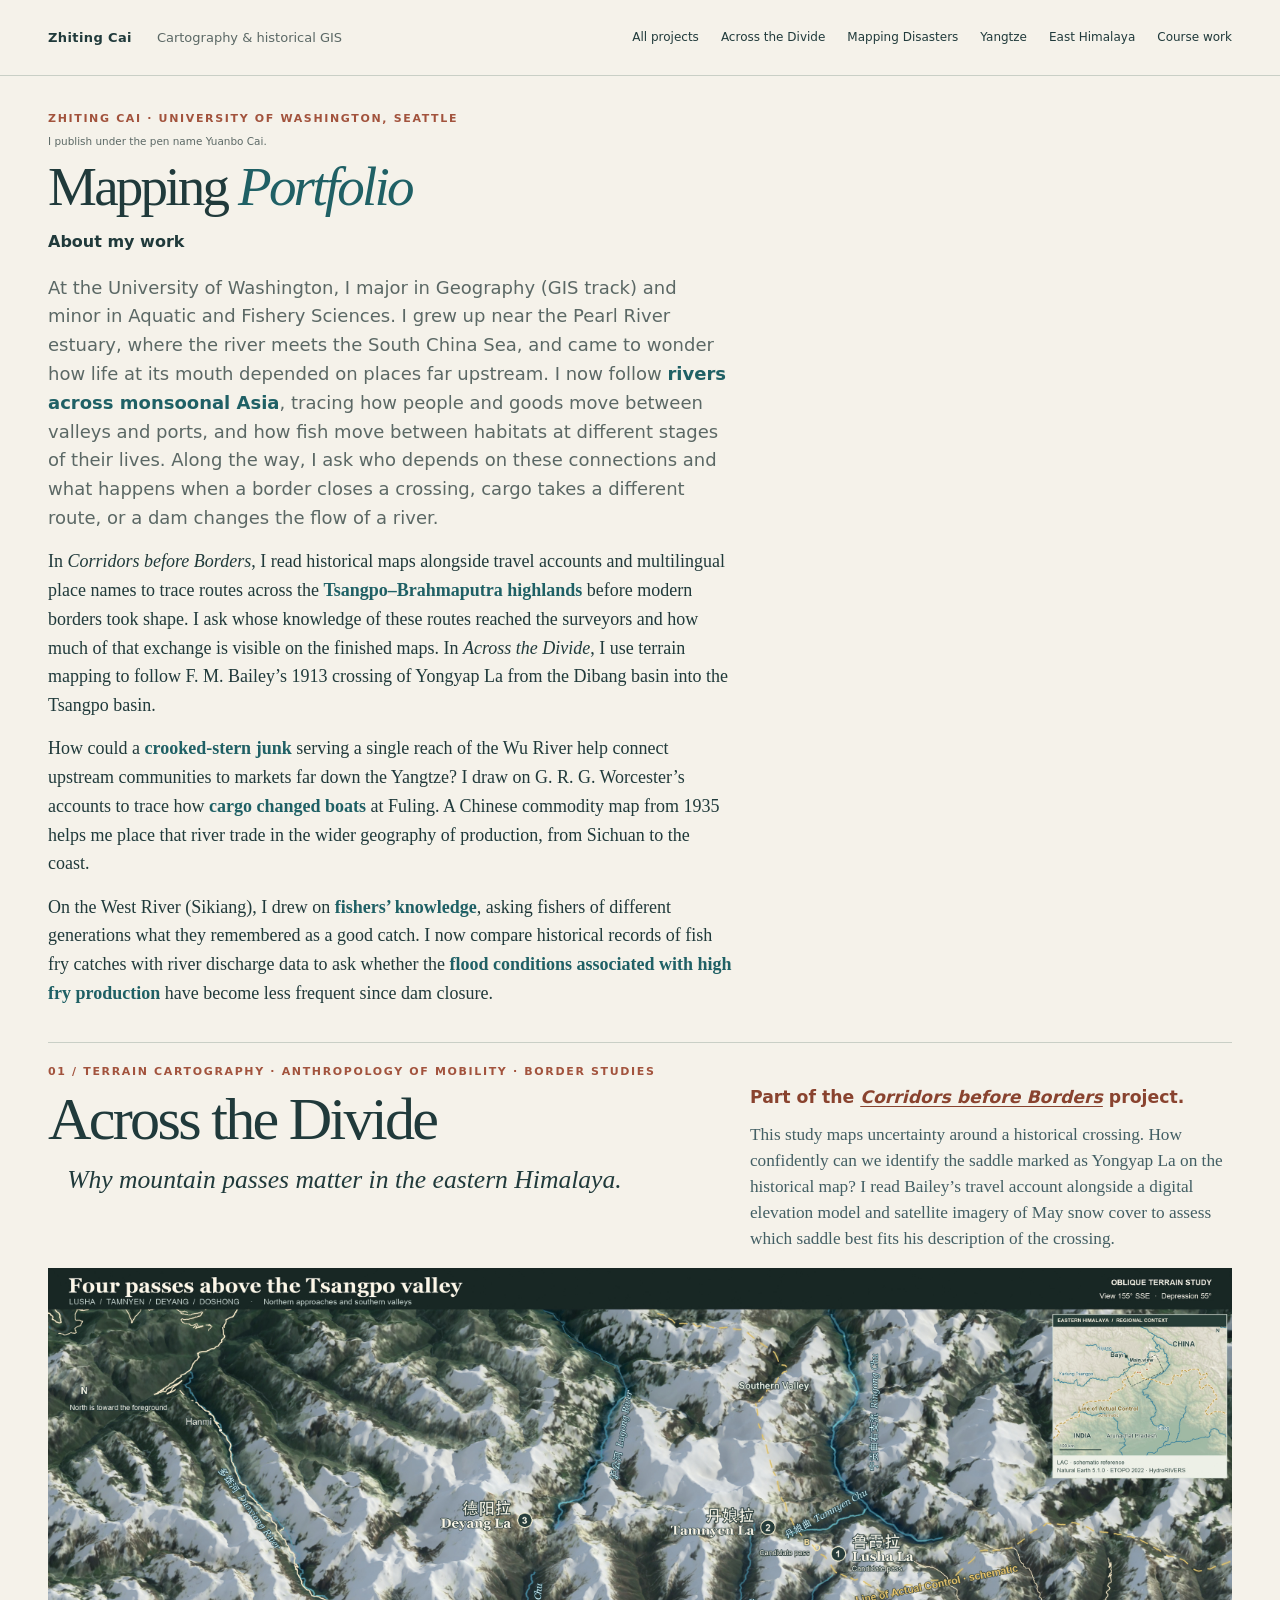
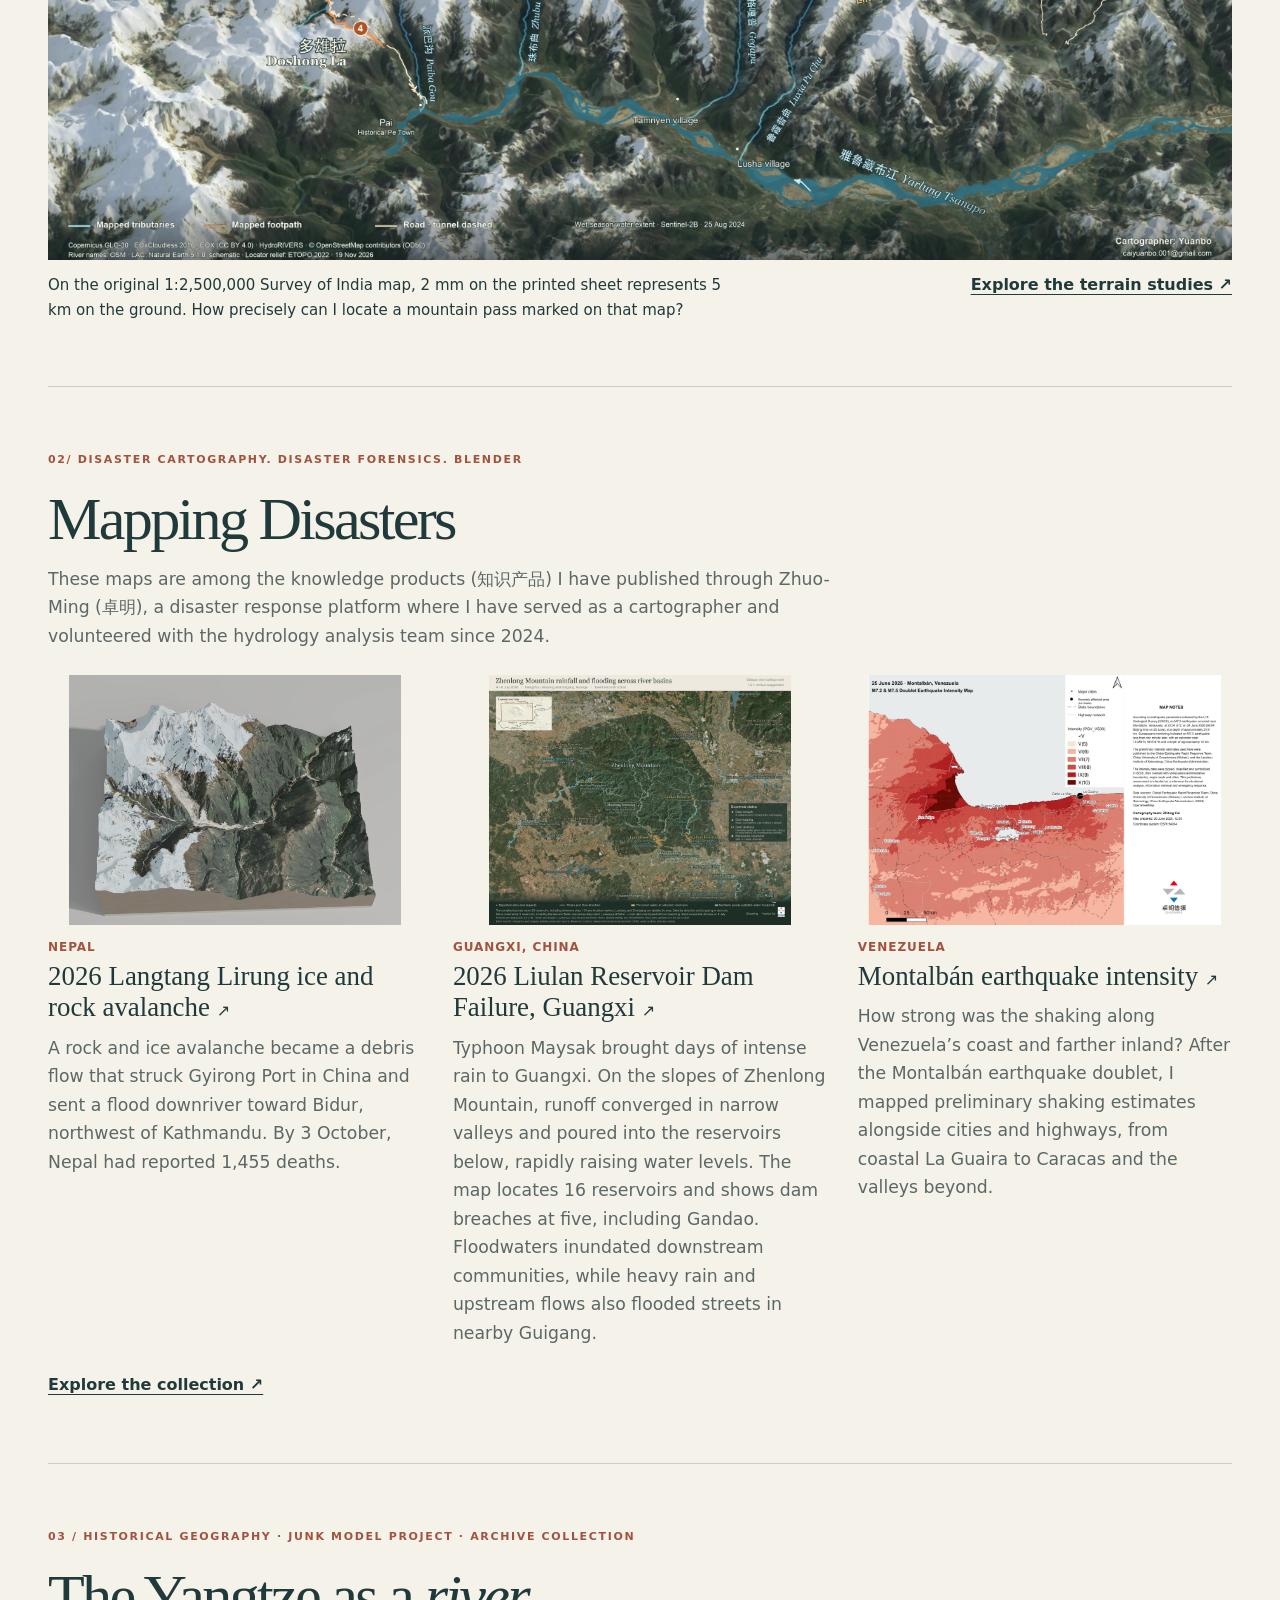
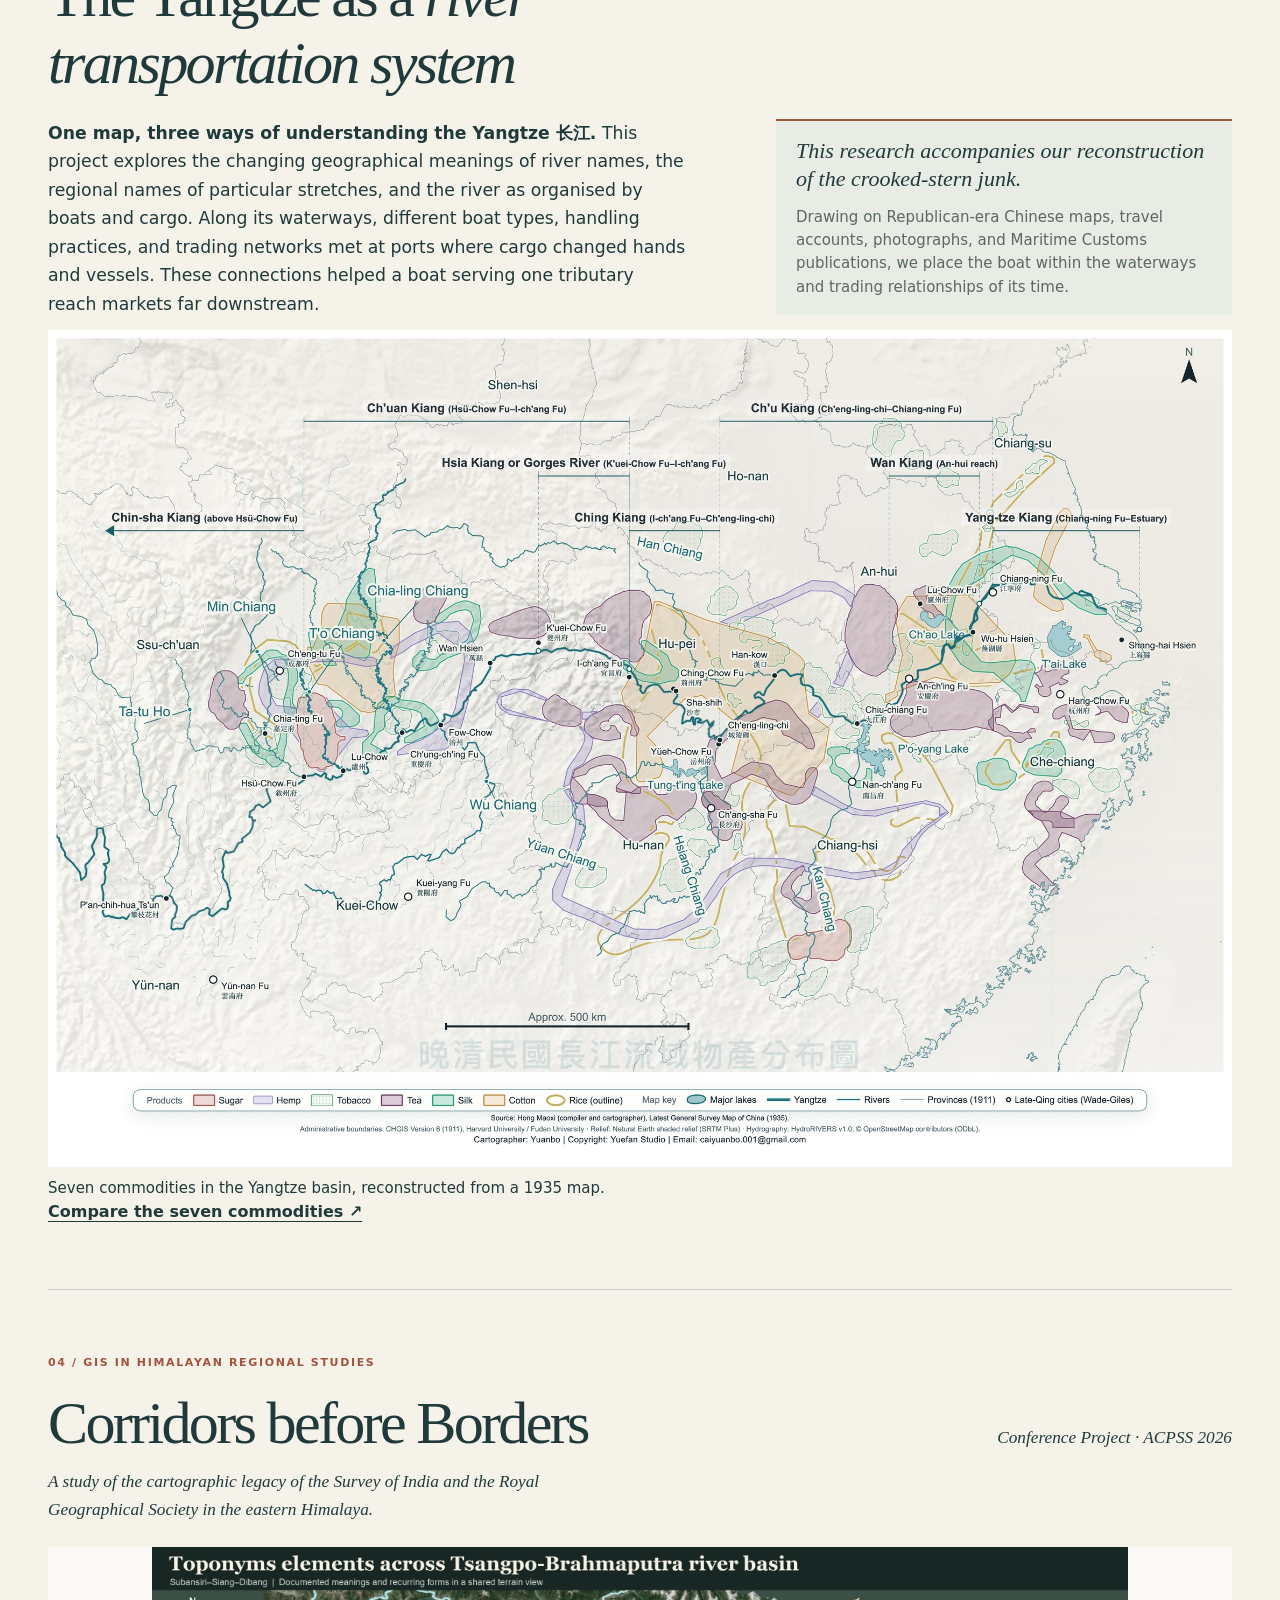
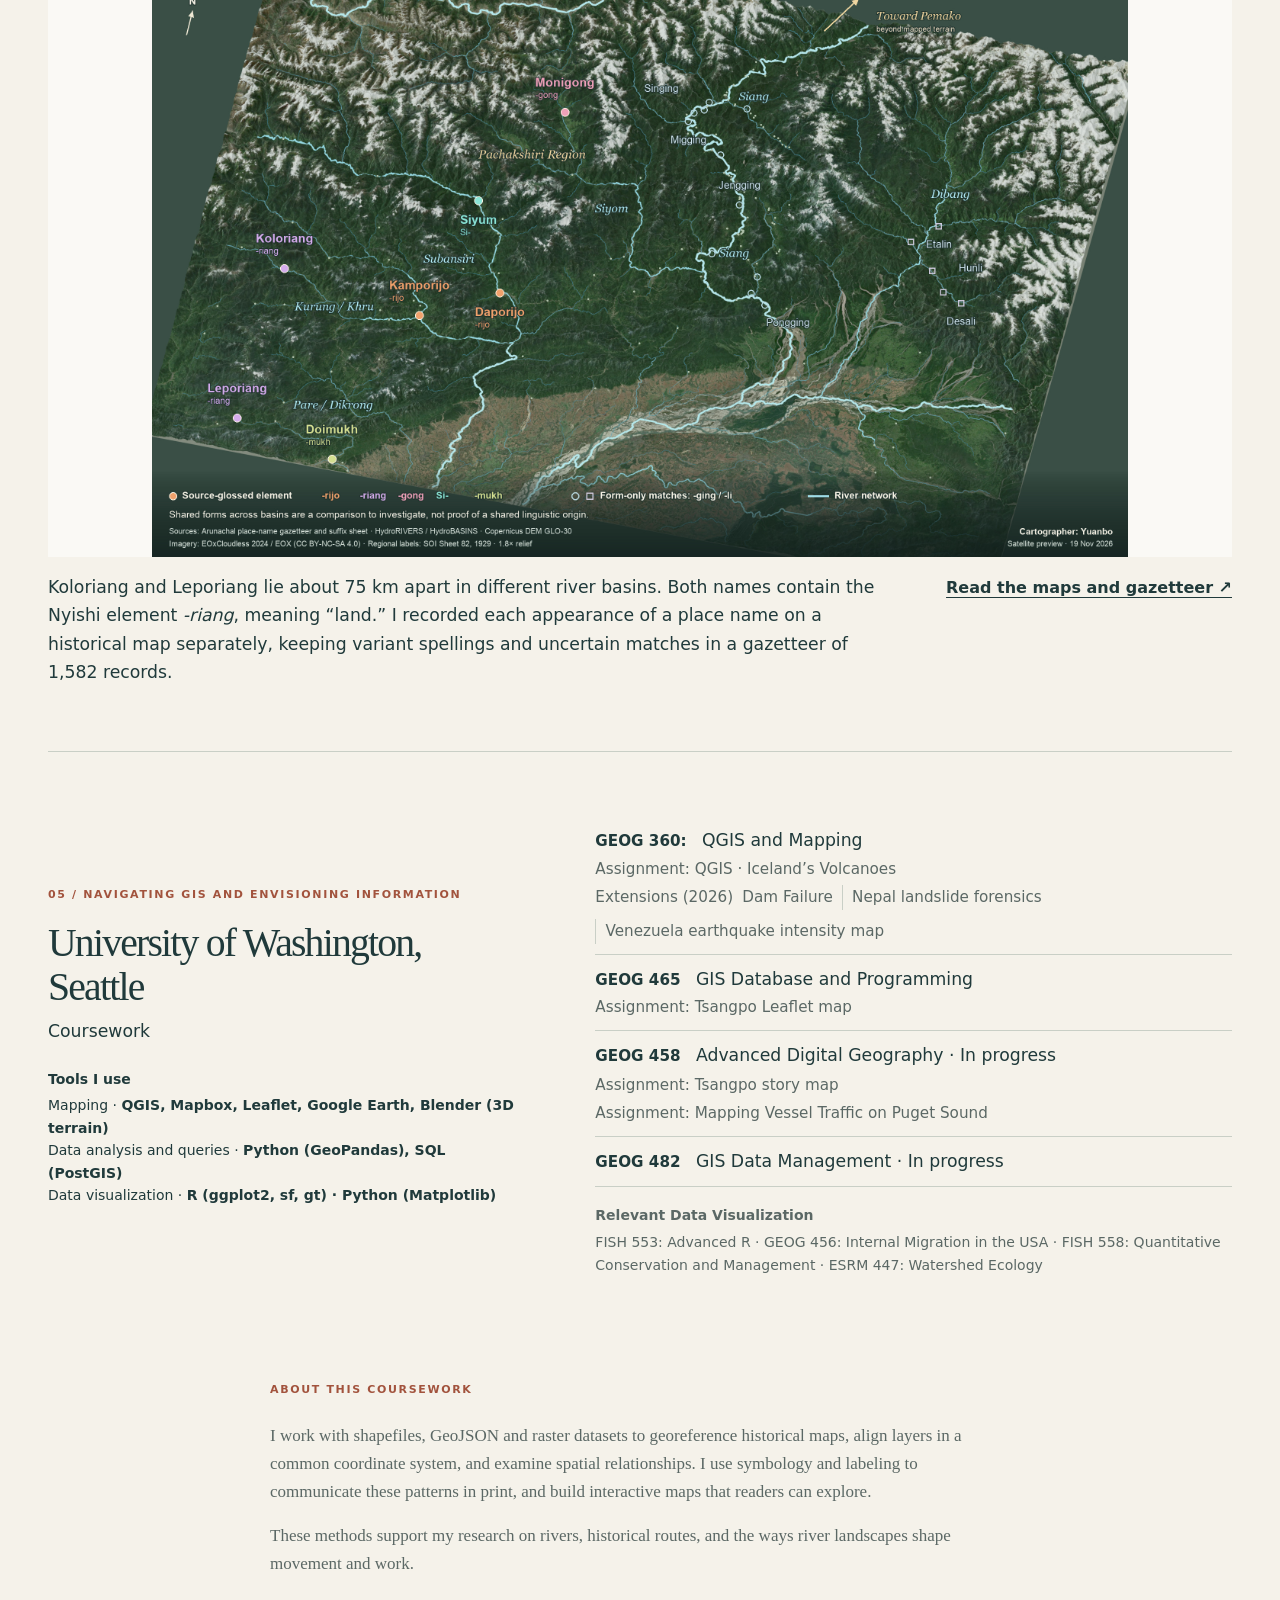
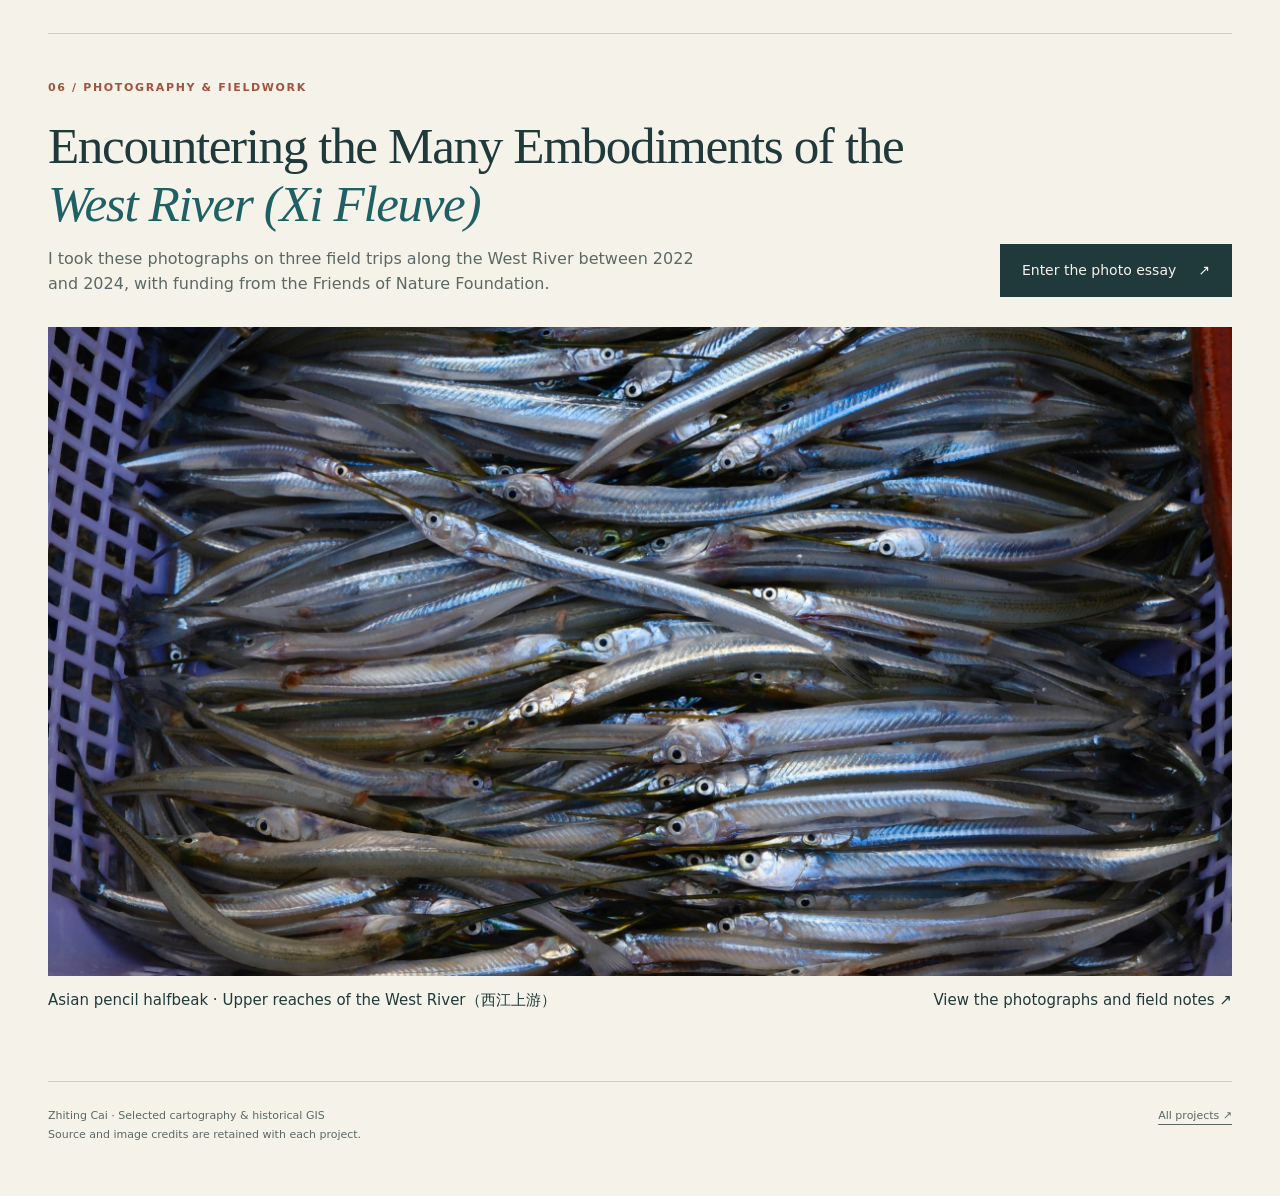
<file: index.html>
<!doctype html><html lang="en"><head><meta charset="utf-8"><meta name="viewport" content="width=device-width, initial-scale=1"><title>Mapping Portfolio · Zhiting Cai</title><meta name="description" content="Mapping Portfolio by Zhiting Cai: cartography, historical GIS, interactive storytelling, and river photography."><link rel="stylesheet" href="portfolio.css"><link rel="stylesheet" href="projects.css"><link rel="stylesheet" href="west-river.css"><script src="portfolio.js" defer></script><link rel="stylesheet" href="landing.css?v=20261126-pass-subtitle"></head><body class="landing"><a class="skip" href="#main">Skip to projects</a><header class="site-header"><a class="wordmark" href="index.html">Zhiting Cai <span>Cartography &amp; historical GIS</span></a><nav class="project-links" aria-label="Portfolio"><a href="index.html">All projects</a><a href="across-the-divide.html">Across the Divide</a><a href="coursework.html#langtang-lirung-map">Mapping Disasters</a><a href="yangtze.html">Yangtze</a><a href="corridors.html">East Himalaya</a><a href="coursework.html">Course work</a></nav></header><main id="main"><section class="wrap portfolio-masthead"><div class="opening-title"><p class="eyebrow">Zhiting Cai · University of Washington, Seattle<small class="pen-name">I publish under the pen name Yuanbo Cai.</small></p><h1>Mapping <em>Portfolio</em></h1></div>
  <section id="about-my-work" aria-labelledby="about-my-work-title">
    <h2 id="about-my-work-title">About my work</h2>
  <div class="portfolio-intro">
    <p class="portfolio-study">At the University of Washington, I major in Geography (GIS track) and minor in Aquatic and Fishery Sciences. I grew up near the Pearl River estuary, where the river meets the South China Sea, and came to wonder how life at its mouth depended on places far upstream. I now follow <strong>rivers across monsoonal Asia</strong>, tracing how people and goods move between valleys and ports, and how fish move between habitats at different stages of their lives. Along the way, I ask who depends on these connections and what happens when a border closes a crossing, cargo takes a different route, or a dam changes the flow of a river.</p>
    <p>In <em>Corridors before Borders</em>, I read historical maps alongside travel accounts and multilingual place names to trace routes across the <strong>Tsangpo–Brahmaputra highlands</strong> before modern borders took shape. I ask whose knowledge of these routes reached the surveyors and how much of that exchange is visible on the finished maps. In <em>Across the Divide</em>, I use terrain mapping to follow F. M. Bailey’s 1913 crossing of Yongyap La from the Dibang basin into the Tsangpo basin.</p>
    <p>How could a <strong>crooked-stern junk</strong> serving a single reach of the Wu River help connect upstream communities to markets far down the Yangtze? I draw on G. R. G. Worcester’s accounts to trace how <strong>cargo changed boats</strong> at Fuling. A Chinese commodity map from 1935 helps me place that river trade in the wider geography of production, from Sichuan to the coast.</p>
    <p>On the West River (Sikiang), I drew on <strong>fishers’ knowledge</strong>, asking fishers of different generations what they remembered as a good catch. I now compare historical records of fish fry catches with river discharge data to ask whether the <strong>flood conditions associated with high fry production</strong> have become less frequent since dam closure.</p>
  </div>
  </section>
</section><section class="wrap project-list" aria-label="Selected projects">
  <article class="terrain-feature" id="across-the-divide-entry">
    <p class="eyebrow">01 / Terrain Cartography · Anthropology of Mobility · Border Studies</p>
    <header class="feature-heading">
      <div>
        <h2><a href="across-the-divide.html">Across the Divide</a></h2>
        <p class="feature-subtitle">Why mountain passes matter in the eastern Himalaya.</p>
      </div>
      <div class="feature-context">
        <p class="project-affiliation">Part of the <a href="corridors.html"><em>Corridors before Borders</em></a> project.</p>
        <p class="study-note">This study maps uncertainty around a historical crossing. How confidently can we identify the saddle marked as Yongyap La on the historical map? I read Bailey’s travel account alongside a digital elevation model and satellite imagery of May snow cover to assess which saddle best fits his description of the crossing.</p>
      </div>
    </header>
    <a class="terrain-cover" href="across-the-divide.html#four-passes" aria-label="Explore the four passes above the Tsangpo valley">
      <img src="assets/divide/four-passes-with-locator.jpg" width="3200" height="1600" fetchpriority="high" alt="Four passes above the Tsangpo valley, with northern approaches and southern valleys shown on either side of the ridge.">
    </a>
    <div class="feature-caption"><p>On the original 1:2,500,000 Survey of India map, 2 mm on the printed sheet represents 5 km on the ground. How precisely can I locate a mountain pass marked on that map?</p><a class="entry-link" href="across-the-divide.html">Explore the terrain studies ↗</a></div>
  </article>
  <article id="mapping-disasters" class="disaster-entry">
    <p class="eyebrow">02/ DISASTER CARTOGRAPHY. DISASTER FORENSICS. BLENDER</p>
    <h2><a href="coursework.html#langtang-lirung-map">Mapping Disasters</a></h2>
    <p class="disaster-byline">These maps are among the knowledge products (<span lang="zh">知识产品</span>) I have published through Zhuo-Ming (<span lang="zh">卓明</span>), a disaster response platform where I have served as a cartographer and volunteered with the hydrology analysis team since 2024.</p>
    <ul class="case-grid">
        <li><a href="coursework.html#gyirong">
          <img class="full-map" src="assets/featured/langtang-relief-soft-light.webp" width="1200" height="900" loading="lazy" alt="North-to-south oblique view of the Langtang Lirung relief model. Soft light reveals the snowy peaks and the scoured valley leading toward Gyirong Port.">
          <span class="case-place">Nepal</span>
          <h3>2026 Langtang Lirung ice and rock avalanche&nbsp;<span aria-hidden="true">↗</span></h3><p>A rock and ice avalanche became a debris flow that struck Gyirong Port in China and sent a flood downriver toward Bidur, northwest of Kathmandu. By 3 October, Nepal had reported 1,455 deaths.</p>
        </a></li>
        <li>
          <a href="assets/coursework/liulan/zhenlong-regional-flooding-en.png" data-lightbox data-caption="Zhenlong Mountain rainfall and flooding across river basins · Zhuo-Ming Cartography Team · Yuanbo Cai" aria-label="Enlarge the Zhenlong Mountain regional flood map">
            <img class="full-map" src="assets/coursework/liulan/zhenlong-regional-flooding-en.webp" width="1900" height="1572" loading="lazy" alt="Regional flood map of Zhenlong Mountain, Guangxi, showing reservoir breaches and overtopping, river channels, nearby towns and a locator map.">
          </a>
          <a href="coursework.html#dam-failure">
          <span class="case-place">Guangxi, China</span>
          <h3>2026 Liulan Reservoir Dam Failure, Guangxi&nbsp;<span aria-hidden="true">↗</span></h3>
          <p>Typhoon Maysak brought days of intense rain to Guangxi. On the slopes of Zhenlong Mountain, runoff converged in narrow valleys and poured into the reservoirs below, rapidly raising water levels. The map locates 16 reservoirs and shows dam breaches at five, including Gandao. Floodwaters inundated downstream communities, while heavy rain and upstream flows also flooded streets in nearby Guigang.</p>
        </a></li>
        <li><a href="coursework.html#zhuoming">
          <img class="full-map" src="assets/coursework/venezuela-intensity.jpg" width="2000" height="1414" loading="lazy" alt="Earthquake intensity around Montalbán, Venezuela, with intensity zones, towns, roads and the map legend.">
          <span class="case-place">Venezuela</span>
          <h3>Montalbán earthquake intensity&nbsp;<span aria-hidden="true">↗</span></h3>
          <p>How strong was the shaking along Venezuela’s coast and farther inland? After the Montalbán earthquake doublet, I mapped preliminary shaking estimates alongside cities and highways, from coastal La Guaira to Caracas and the valleys beyond.</p>
        </a></li>
      </ul>
    <a class="entry-link" href="mapping-disasters.html">Explore the collection ↗</a>
  </article>
  <article class="commodity-entry" id="yangtze-project">
    <p class="eyebrow">03 / Historical Geography · Junk Model Project · Archive Collection</p>
    <h2><a href="yangtze.html">The Yangtze as a <em>river transportation system</em></a></h2>
    <div class="commodity-intro">
      <p><strong>One map, three ways of understanding the Yangtze <span lang="zh">长江</span>.</strong> This project explores the changing geographical meanings of river names, the regional names of particular stretches, and the river as organised by boats and cargo. Along its waterways, different boat types, handling practices, and trading networks met at ports where cargo changed hands and vessels. These connections helped a boat serving one tributary reach markets far downstream.</p>
      <div class="vessel-context">
        <p class="vessel-context-premise">This research accompanies our reconstruction of the crooked-stern junk.</p>
        <p>Drawing on Republican-era Chinese maps, travel accounts, photographs, and Maritime Customs publications, we place the boat within the waterways and trading relationships of its time.</p>
      </div>
    </div>
    <figure><a href="yangtze.html"><img src="assets/yangtze-commodities.jpg?v=20261119-final" width="2200" height="1554" alt="Explore the reconstructed map of seven commodities across the Yangtze basin." loading="lazy"></a><figcaption>Seven commodities in the Yangtze basin, reconstructed from a 1935 map.</figcaption></figure>
    <a class="entry-link" href="yangtze.html">Compare the seven commodities ↗</a>
  </article>
  <article class="atlas-entry">
    <header>
      <p class="eyebrow">04 / GIS in Himalayan Regional Studies</p>
      <div class="atlas-title"><h2><a href="corridors.html">Corridors before Borders</a></h2>
        <p><em>A study of the cartographic legacy of the Survey of India and the Royal Geographical Society in the eastern Himalaya.</em></p></div>
      <p class="conference">Conference Project · ACPSS 2026</p>
    </header>
    <div class="atlas-sheet">
      <a href="corridors.html" aria-label="Read Corridors before Borders"><img src="assets/tibet/toponyms-cover.jpg" width="2560" height="1600" loading="lazy" alt="Satellite-textured oblique terrain map of toponym elements across the Tsangpo-Brahmaputra river basin, with classified place-name symbols and river networks."></a>
      <div class="atlas-reading">
        <p>Koloriang and Leporiang lie about 75 km apart in different river basins. Both names contain the Nyishi element <i>-riang</i>, meaning “land.” I recorded each appearance of a place name on a historical map separately, keeping variant spellings and uncertain matches in a gazetteer of 1,582 records.</p>
        <a class="entry-link" href="corridors.html">Read the maps and gazetteer ↗</a>
      </div>
    </div>
  </article>
  <article class="course-directory" id="coursework-overview">
    <header>
      <p class="eyebrow">05 / Navigating GIS and Envisioning Information</p>
      <h2><a href="coursework.html">University of Washington, Seattle</a></h2>
      <p>Coursework</p>
      <section class="course-tools" aria-label="Tools I use">
        <h3>Tools I use</h3>
        <dl>
          <div><dt>Mapping</dt><dd>QGIS, Mapbox, Leaflet, Google Earth, Blender (3D terrain)</dd></div>
          <div><dt>Data analysis and queries</dt><dd>Python (GeoPandas), SQL (PostGIS)</dd></div>
          <div><dt>Data visualization</dt><dd>R (ggplot2, sf, gt) · Python (Matplotlib)</dd></div>
        </dl>
      </section>
    </header>
    <div class="course-listing">
    <ul aria-label="GIS coursework">
      <li><div><strong>GEOG 360:</strong> QGIS and Mapping</div><a class="course-assignment" href="coursework.html#iceland">Assignment: QGIS · Iceland’s Volcanoes</a><div class="course-assignment disaster-links">
        <span>Extensions (2026)</span>
        <a href="coursework.html#dam-failure">Dam Failure</a>
        <a href="coursework.html#gyirong">Nepal landslide forensics</a>
        <a href="coursework.html#zhuoming">Venezuela earthquake intensity map</a>
      </div></li>
      <li><a href="coursework.html#tsangpo-map"><strong>GEOG 465</strong> GIS Database and Programming <span class="course-assignment">Assignment: Tsangpo Leaflet map</span></a></li>
      <li><div><strong>GEOG 458</strong> Advanced Digital Geography · In progress</div><a class="course-assignment" href="coursework.html#story-map">Assignment: Tsangpo story map</a><a class="course-assignment" href="https://yuanbocai-hub.github.io/geog458-labs/lab5/zhiting_cai_Lab5.html">Assignment: Mapping Vessel Traffic on Puget Sound</a></li>
      <li><a href="coursework.html"><strong>GEOG 482</strong> GIS Data Management · In progress</a></li>
    </ul>
    <aside class="related-coursework" aria-label="Relevant data visualization coursework"><h3>Relevant Data Visualization</h3><p>FISH 553: Advanced R · GEOG 456: Internal Migration in the USA · FISH 558: Quantitative Conservation and Management · ESRM 447: Watershed Ecology</p></aside>
    </div>
  </article>
</section>
<section class="wrap portfolio-about" id="about-coursework"><p class="eyebrow">About this coursework</p><p>I work with shapefiles, GeoJSON and raster datasets to georeference historical maps, align layers in a common coordinate system, and examine spatial relationships. I use symbology and labeling to communicate these patterns in print, and build interactive maps that readers can explore.</p><p>These methods support my research on rivers, historical routes, and the ways river landscapes shape movement and work.</p></section><section class="wrap portfolio-photo-feature" aria-labelledby="photo-project-title"><header class="portfolio-photo-heading"><div><p class="eyebrow">06 / Photography &amp; Fieldwork</p><h2 class="portfolio-photo-title" id="photo-project-title"><a href="west-river.html">Encountering the Many Embodiments of the <em>West River (Xi Fleuve)</em></a></h2>
<p class="fieldwork-credit">I took these photographs on three field trips along the West River between 2022 and 2024, with funding from the Friends of Nature Foundation.</p></div><a class="photo-project-enter" href="west-river.html">Enter the photo essay <span aria-hidden="true">↗</span></a></header><figure class="portfolio-fieldwork"><a href="west-river.html" aria-label="Enter the West River (Xi Fleuve) photo essay"><img src="assets/fieldwork/fish-catch.jpg" width="2400" height="1317" alt="Long, silver fish laid across one another in a market basket." loading="lazy" decoding="async"></a><figcaption><span>Asian pencil halfbeak · Upper reaches of the West River<span lang="zh-Hans">（西江上游）</span></span><a href="west-river.html">View the photographs and field notes ↗</a></figcaption></figure></section></main><footer class="wrap"><p>Zhiting Cai · Selected cartography &amp; historical GIS<br>Source and image credits are retained with each project.</p><a href="index.html">All projects ↗</a></footer><dialog id="image-dialog" aria-labelledby="image-caption"><div class="lightbox-toolbar"><p id="image-caption"></p><div><a id="image-original" href="#">Open image file ↗</a><button type="button" id="close-image" aria-label="Close image">Close ×</button></div></div><div class="lightbox-stage"><img id="lightbox-image" alt=""></div><p class="lightbox-help">Click the image to switch between fit and full size. Press Esc to close.</p></dialog></body></html>
</file>
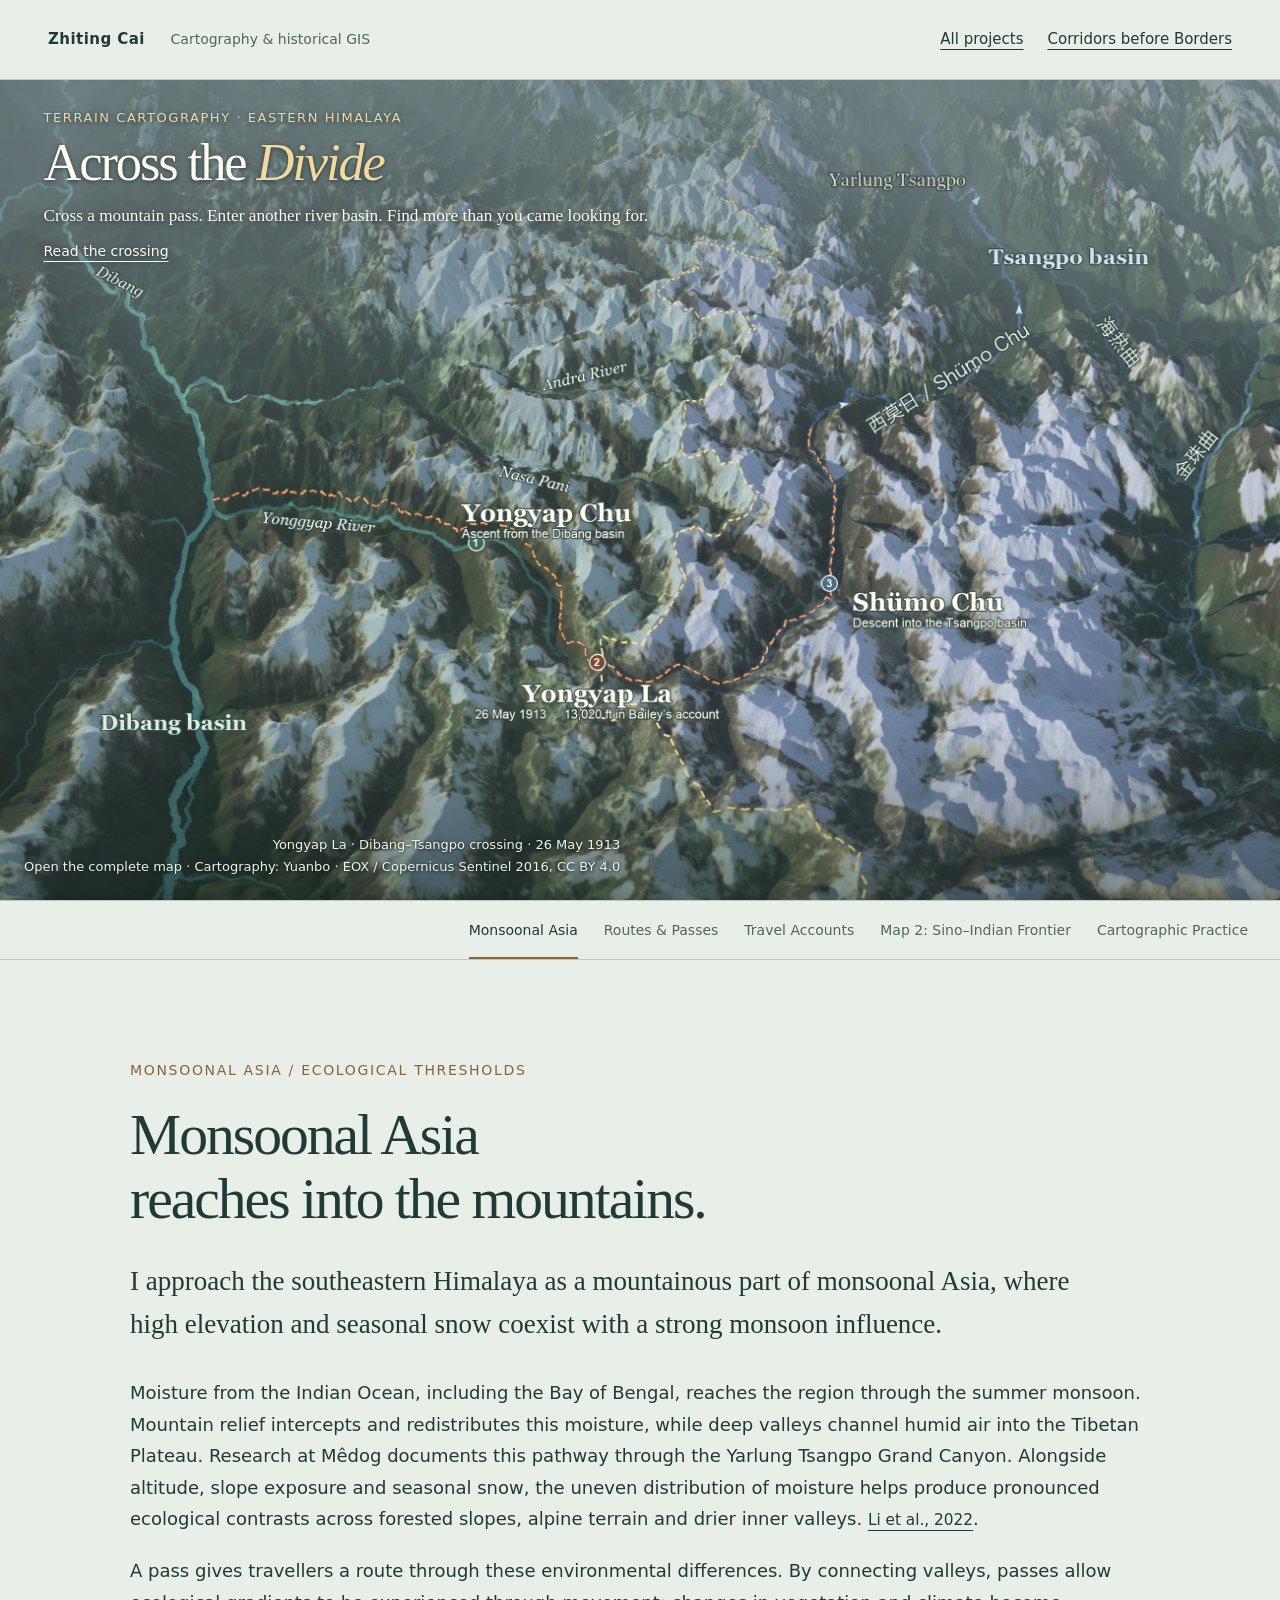
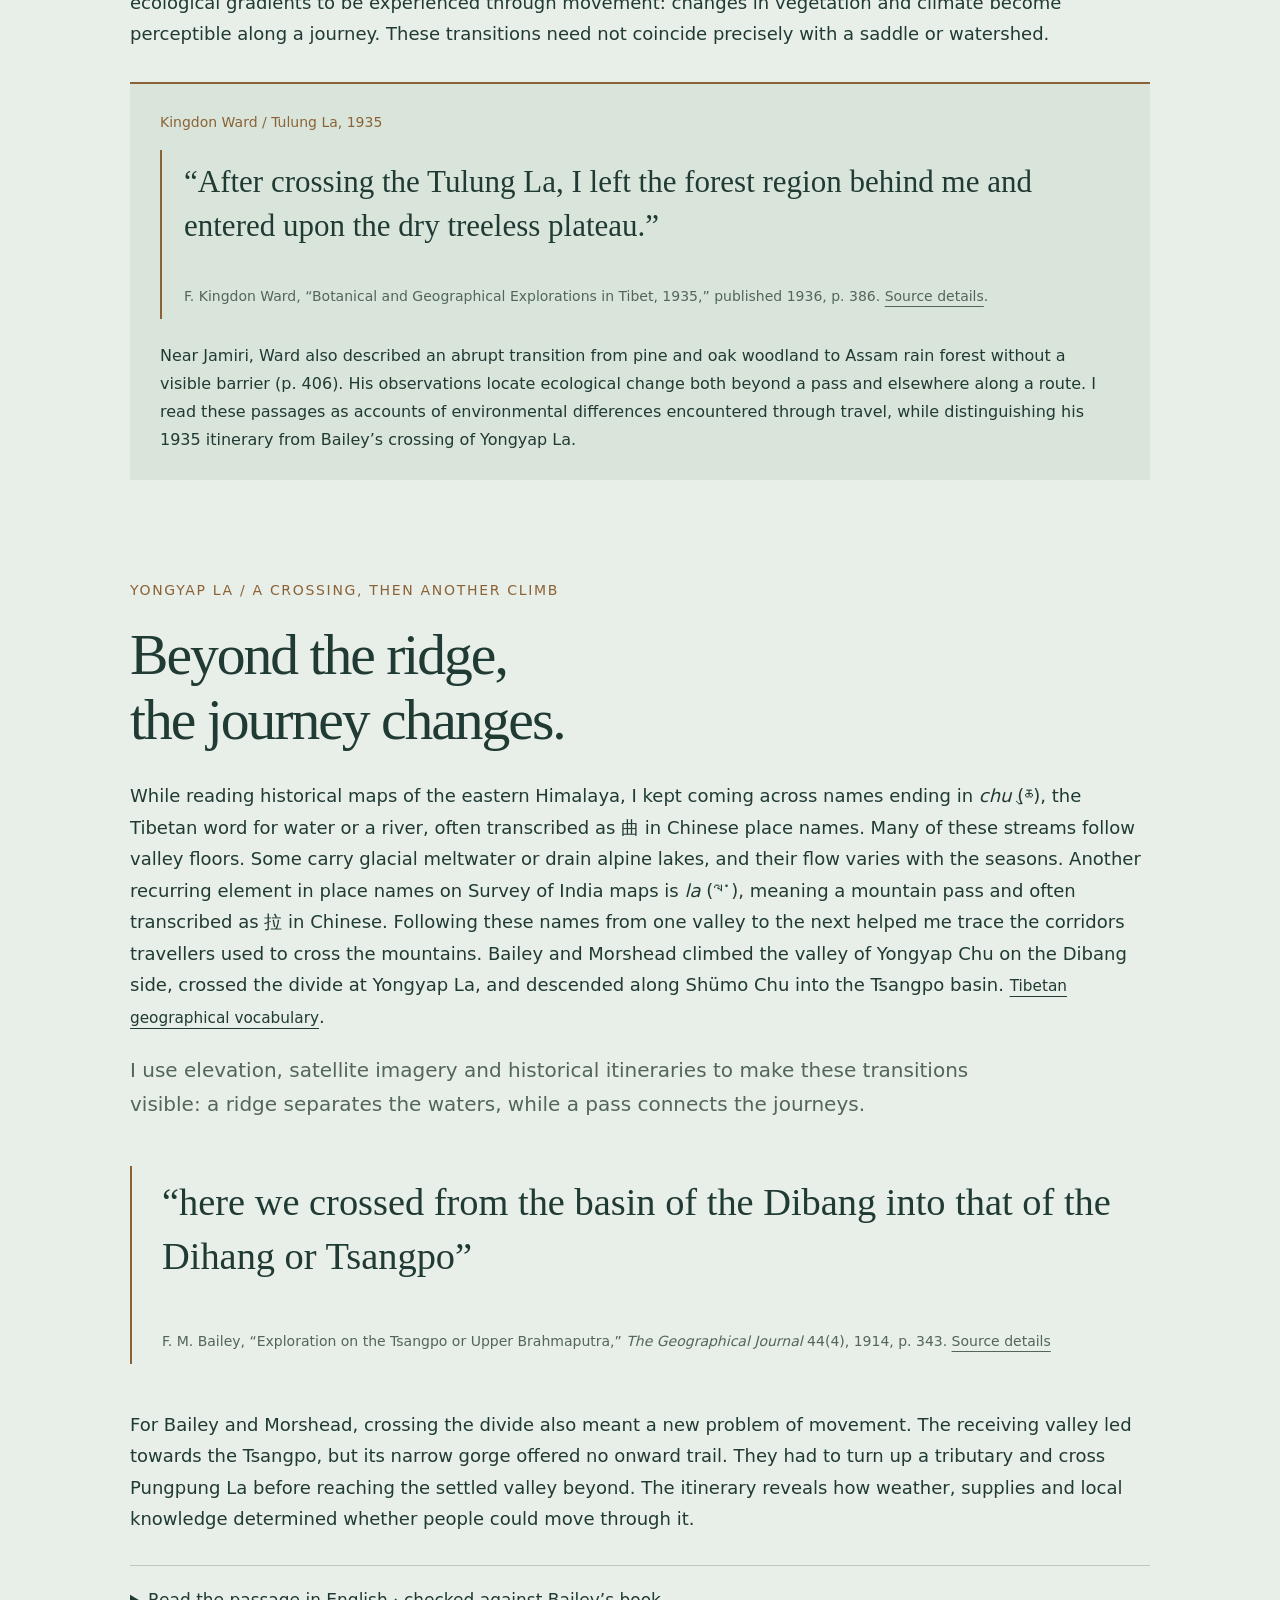
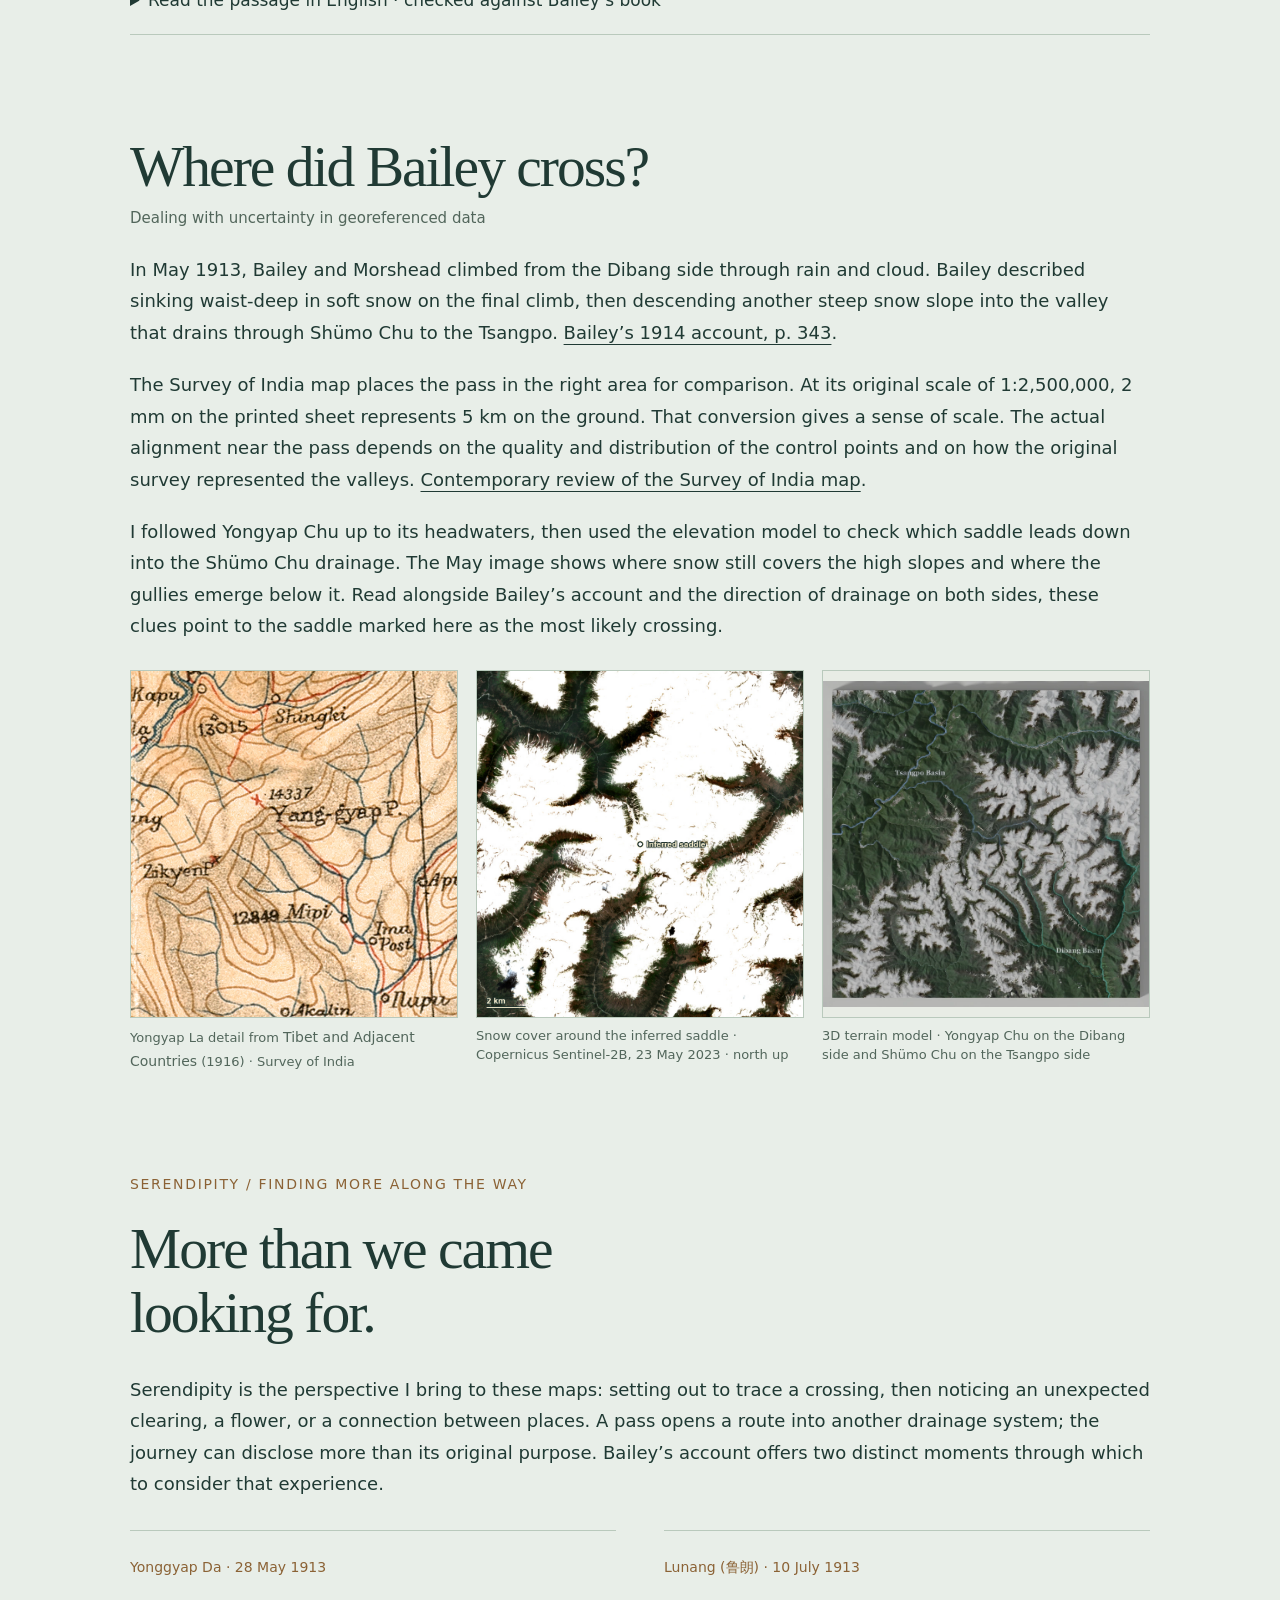
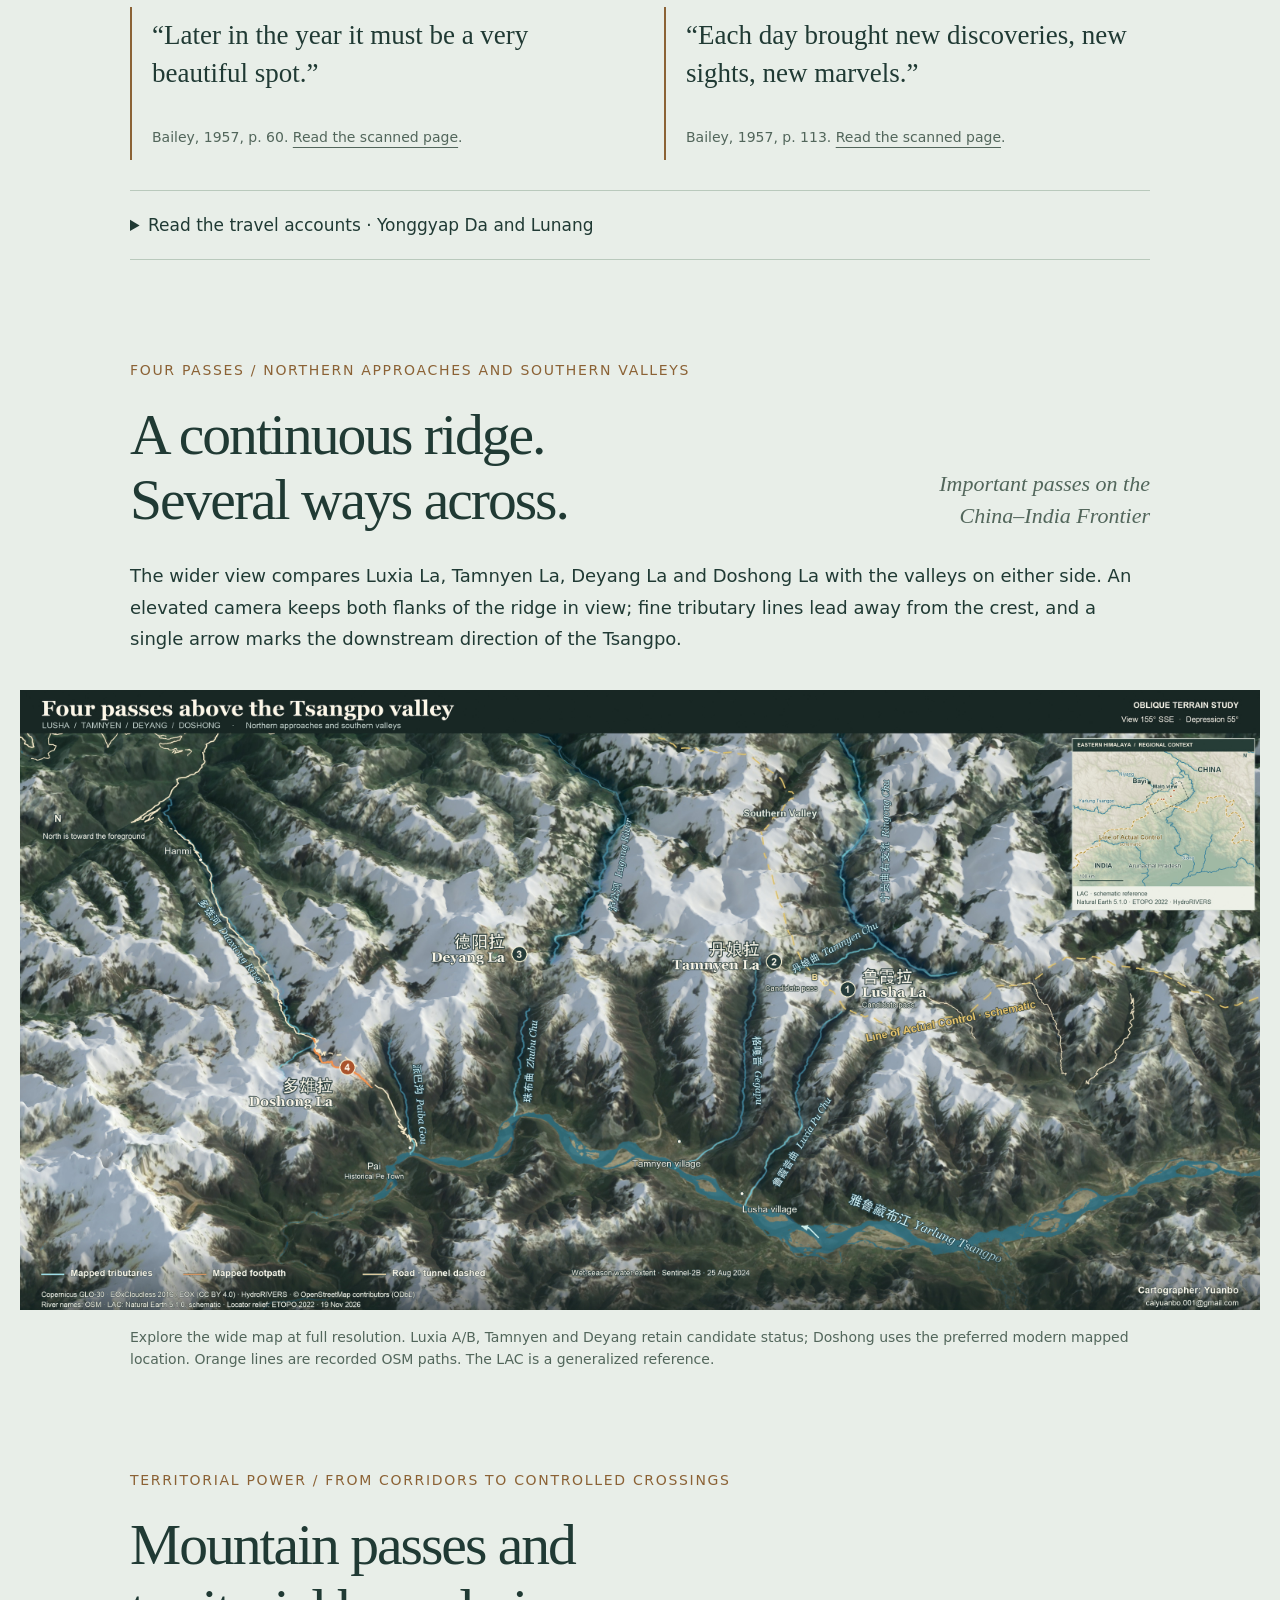
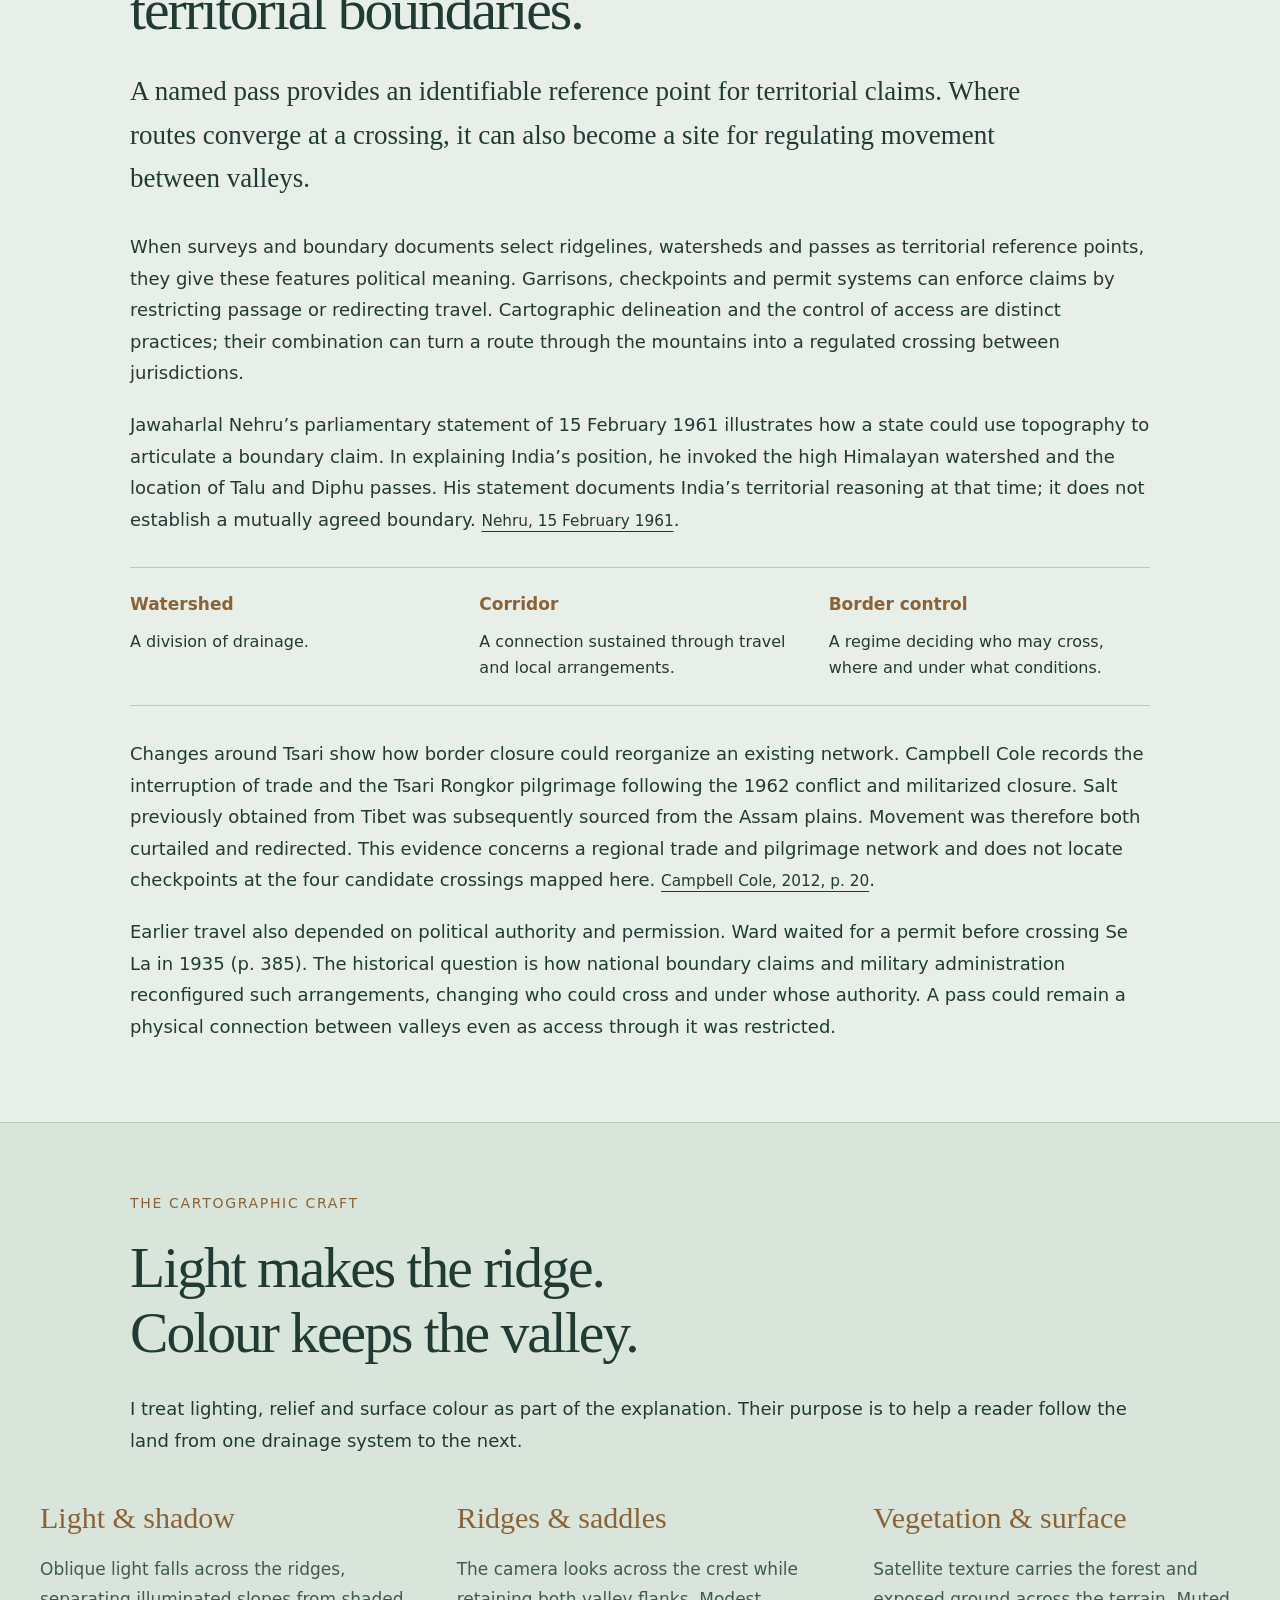
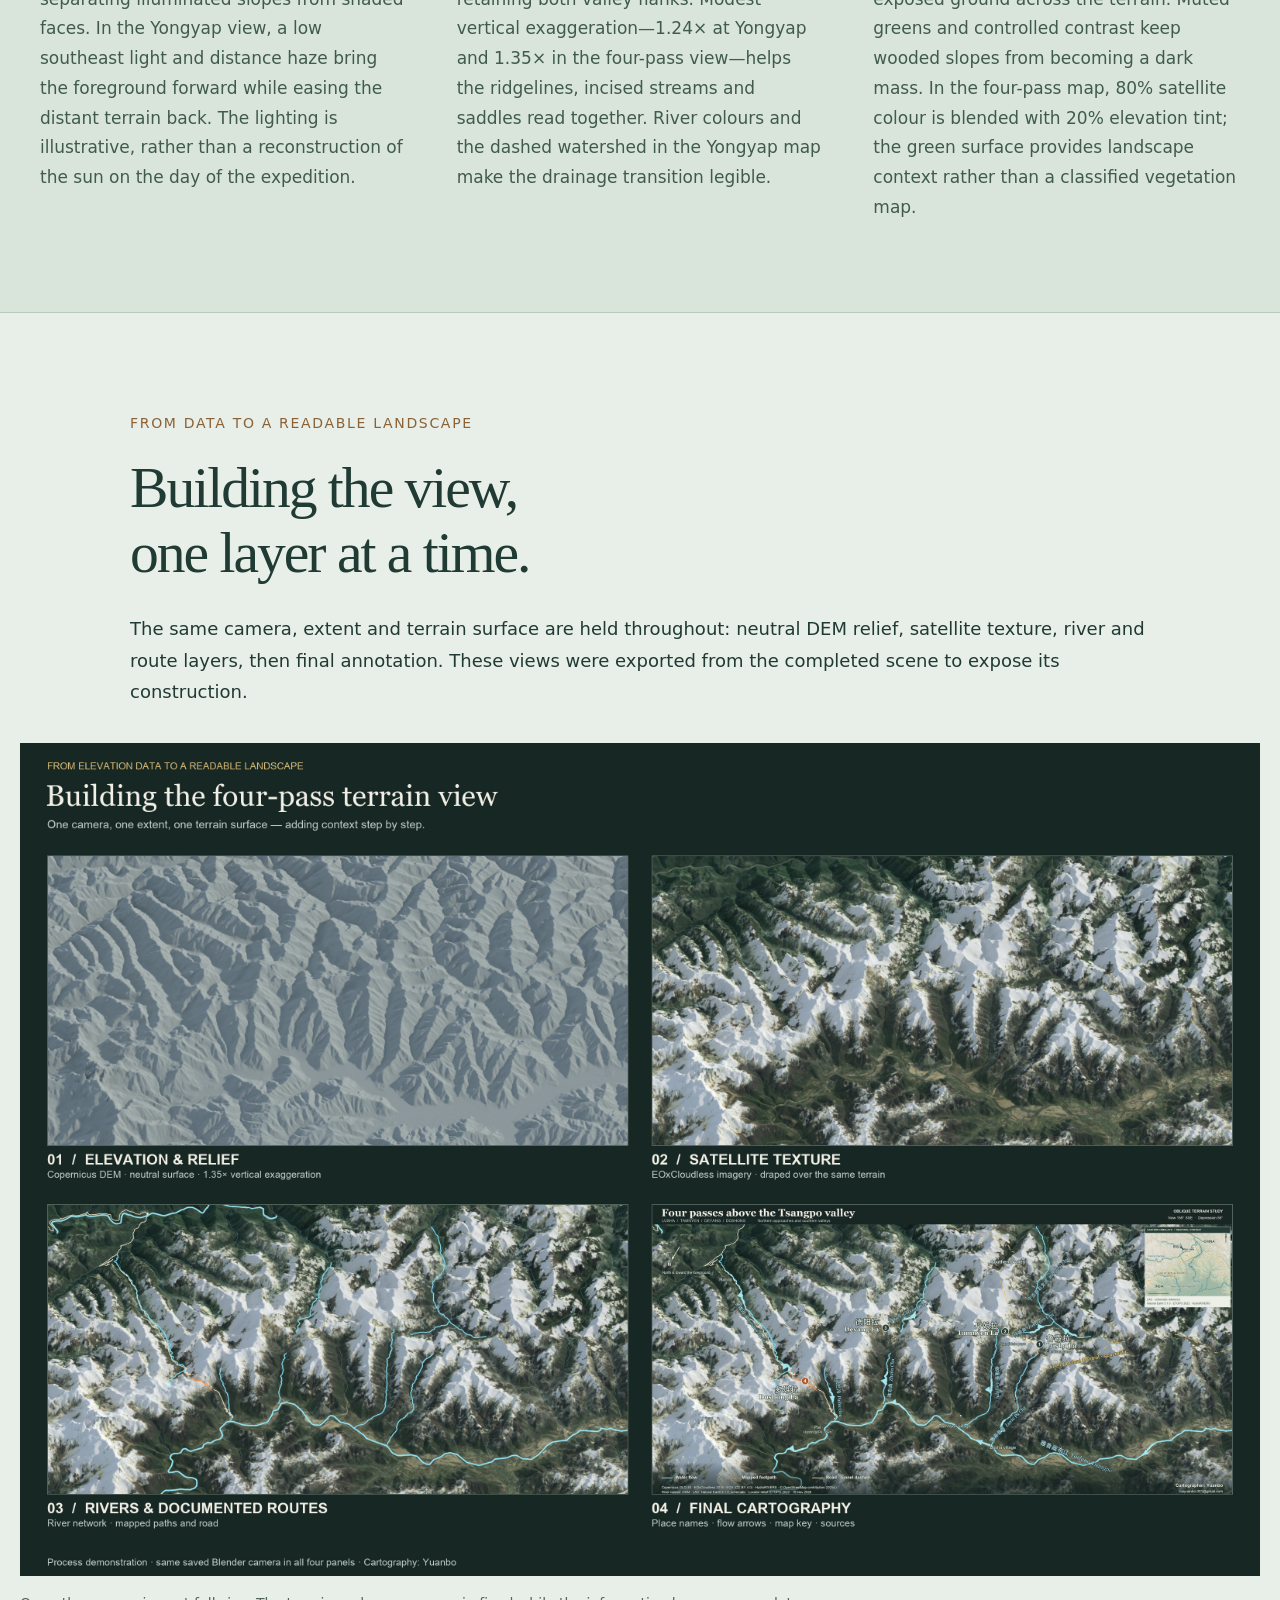
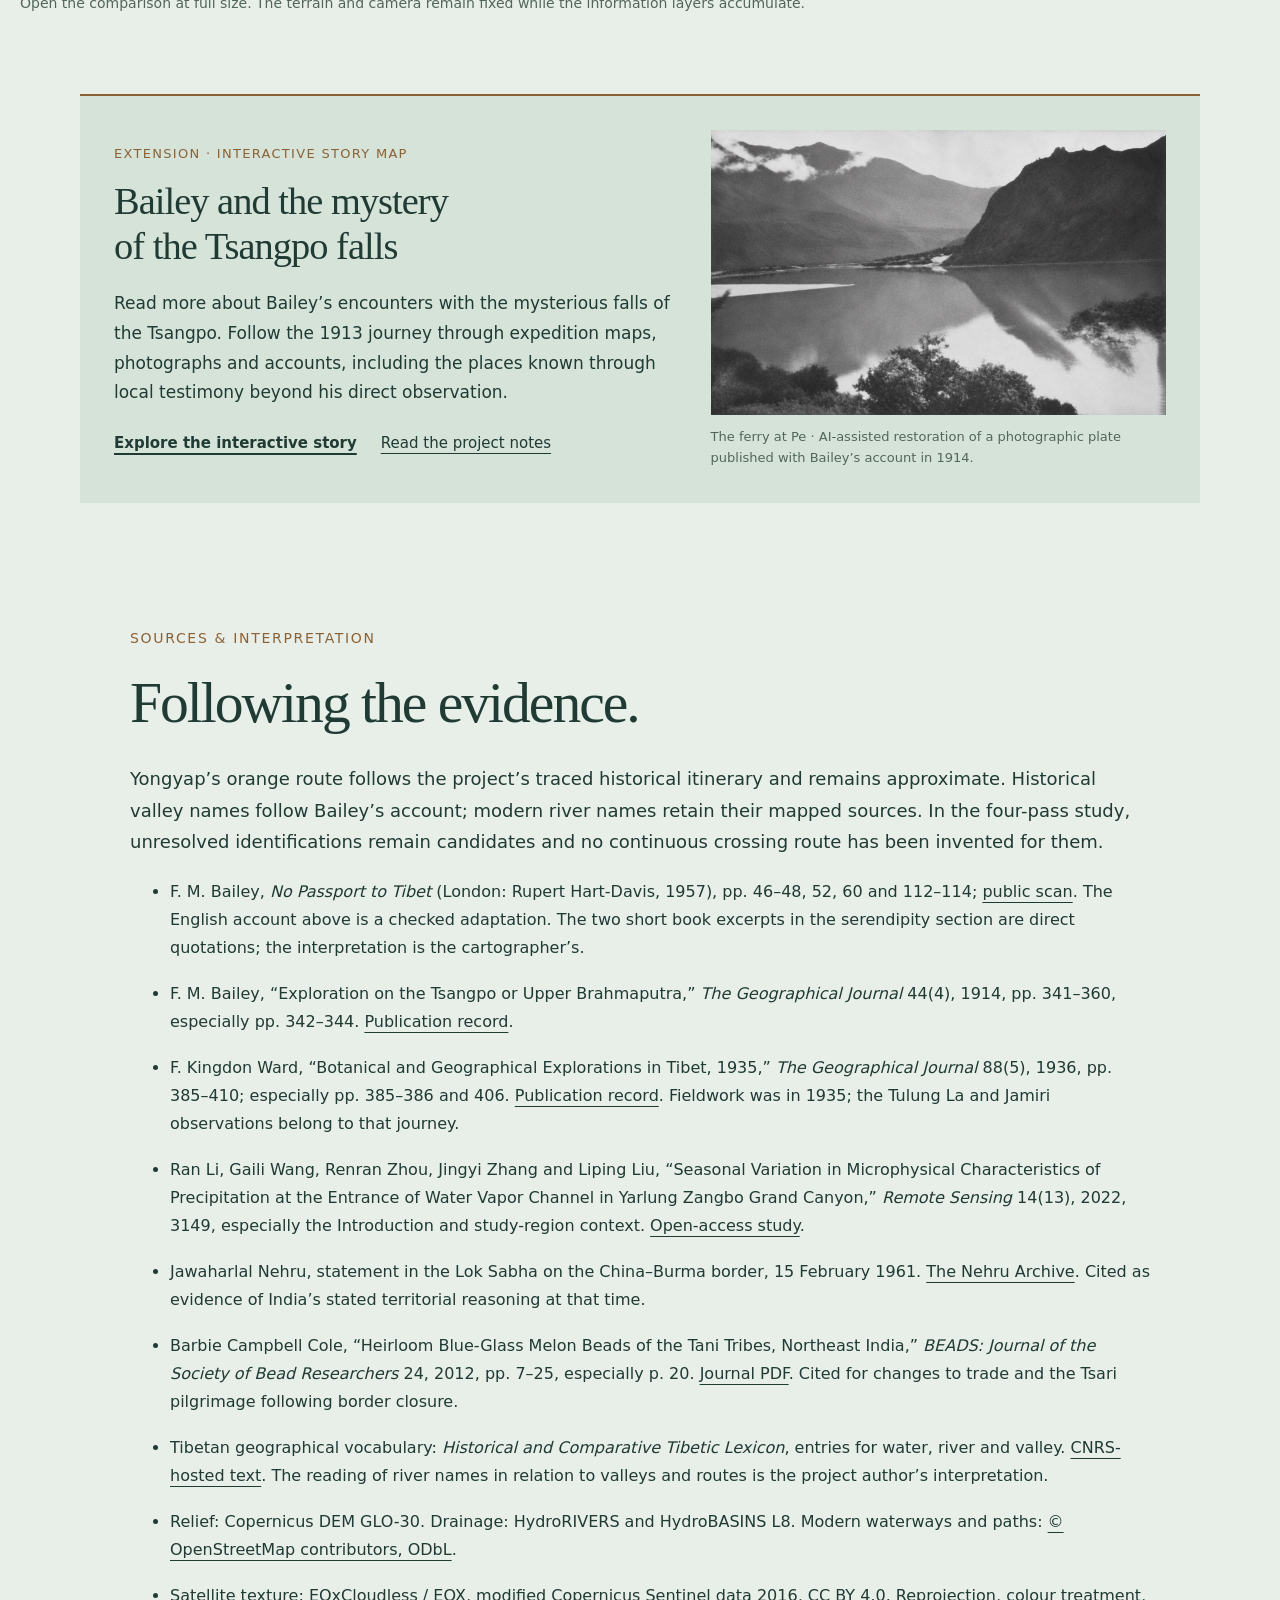
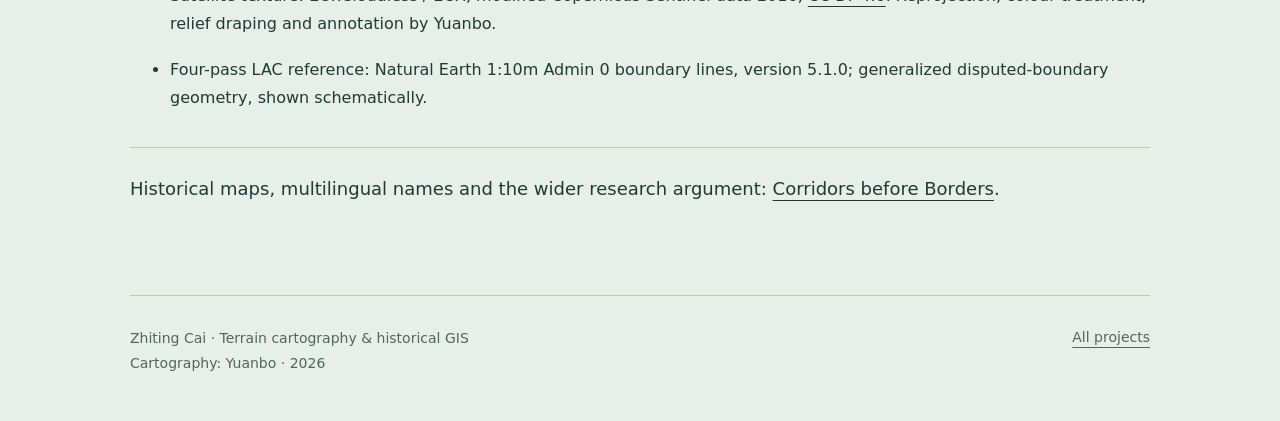
<file: across-the-divide.html>
<!doctype html>
<html lang="en"><head><meta charset="utf-8"><meta name="viewport" content="width=device-width, initial-scale=1"><title>Across the Divide · Zhiting Cai</title><meta name="description" content="Mountain passes, river connections and the craft of oblique terrain cartography in the eastern Himalaya."><link rel="stylesheet" href="portfolio.css"><link rel="stylesheet" href="divide.css?v=20261125-saddle-captions"><script src="portfolio.js" defer></script><script src="divide-nav.js" defer></script><link rel="stylesheet" href="story-extension.css?v=20261119-extension"></head>
<body class="divide"><a class="skip" href="#main">Skip to maps</a>
<header class="site-header"><a class="wordmark" href="index.html">Zhiting Cai <span>Cartography &amp; historical GIS</span></a><nav aria-label="Project"><a href="index.html">All projects</a><a href="corridors.html">Corridors before Borders</a></nav></header>
<main id="main">
<section class="divide-hero"><div class="hero-copy"><p class="eyebrow">Terrain cartography · Eastern Himalaya</p><h1>Across the <em>Divide</em></h1><p class="hero-premise">Cross a mountain pass. Enter another river basin. Find more than you came looking for.</p><a class="section-link" href="#yongyap">Read the crossing</a></div><figure><a href="assets/divide/yongyap-la-full.png?v=20261121-final" data-lightbox data-caption="Yongyap La: A Pass between the Dibang and Tsangpo Basins. Route digitized from the georeferenced 1913 route map (published 1914); local stream colours distinguish drainage toward the Dibang and the Tsangpo. Relief: 1.24×."><img src="assets/divide/yongyap-la.jpg?v=20261121-final" width="2600" height="2112" fetchpriority="high" alt="Yongyap La in an oblique satellite-textured terrain view, with an orange historical route crossing a ridge between turquoise Dibang tributaries and blue Tsangpo tributaries."></a><figcaption>Yongyap La · Dibang–Tsangpo crossing · 26 May 1913<br>Open the complete map · Cartography: Yuanbo · EOX / Copernicus Sentinel 2016, CC BY 4.0</figcaption></figure></section>
<nav class="divide-index" aria-label="On this page"><details open><summary>On this page</summary><ol><li><a href="#monsoonal-asia">Monsoonal Asia</a></li><li><a href="#yongyap">Routes &amp; Passes</a></li><li><a href="#serendipity">Travel Accounts</a></li><li><a href="#four-passes">Map 2: Sino–Indian Frontier</a></li><li><a href="#craft">Cartographic Practice</a></li></ol></details></nav>
<section id="monsoonal-asia" class="reading section-space argument-section"><p class="eyebrow">Monsoonal Asia / ecological thresholds</p><h2>Monsoonal Asia <br>reaches into the mountains.</h2><p class="argument-lead">I approach the southeastern Himalaya as a mountainous part of monsoonal Asia, where high elevation and seasonal snow coexist with a strong monsoon influence.</p><p>Moisture from the Indian Ocean, including the Bay of Bengal, reaches the region through the summer monsoon. Mountain relief intercepts and redistributes this moisture, while deep valleys channel humid air into the Tibetan Plateau. Research at Mêdog documents this pathway through the Yarlung Tsangpo Grand Canyon. Alongside altitude, slope exposure and seasonal snow, the uneven distribution of moisture helps produce pronounced ecological contrasts across forested slopes, alpine terrain and drier inner valleys. <a class="source-inline" href="#lit-monsoon">Li et al., 2022</a>.</p><p>A pass gives travellers a route through these environmental differences. By connecting valleys, passes allow ecological gradients to be experienced through movement: changes in vegetation and climate become perceptible along a journey. These transitions need not coincide precisely with a saddle or watershed.</p><div class="ward-evidence"><p class="evidence-heading">Kingdon Ward / Tulung La, 1935</p><blockquote><p>“After crossing the Tulung La, I left the forest region behind me and entered upon the dry treeless plateau.”</p><cite>F. Kingdon Ward, “Botanical and Geographical Explorations in Tibet, 1935,” published 1936, p. 386. <a href="#lit-ward1936">Source details</a>.</cite></blockquote><p>Near Jamiri, Ward also described an abrupt transition from pine and oak woodland to Assam rain forest without a visible barrier (p. 406). His observations locate ecological change both beyond a pass and elsewhere along a route. I read these passages as accounts of environmental differences encountered through travel, while distinguishing his 1935 itinerary from Bailey’s crossing of Yongyap La.</p></div></section>
<section id="yongyap" class="reading section-space"><p class="eyebrow">Yongyap La / a crossing, then another climb</p><h2>Beyond the ridge,<br>the journey changes.</h2><p>While reading historical maps of the eastern Himalaya, I kept coming across names ending in <i>chu</i> (<span lang="bo">ཆུ</span>), the Tibetan word for water or a river, often transcribed as <span lang="zh">曲</span> in Chinese place names. Many of these streams follow valley floors. Some carry glacial meltwater or drain alpine lakes, and their flow varies with the seasons. Another recurring element in place names on Survey of India maps is <i>la</i> (<span lang="bo">ལ་</span>), meaning a mountain pass and often transcribed as <span lang="zh">拉</span> in Chinese. Following these names from one valley to the next helped me trace the corridors travellers used to cross the mountains. Bailey and Morshead climbed the valley of Yongyap Chu on the Dibang side, crossed the divide at Yongyap La, and descended along Shümo Chu into the Tsangpo basin. <a class="source-inline" href="#lit-chu">Tibetan geographical vocabulary</a>.</p><p class="hero-deck">I use elevation, satellite imagery and historical itineraries to make these transitions visible: a ridge separates the waters, while a pass connects the journeys.</p><blockquote><p>“here we crossed from the basin of the Dibang into that of the Dihang or Tsangpo”</p><cite>F. M. Bailey, “Exploration on the Tsangpo or Upper Brahmaputra,” <i>The Geographical Journal</i> 44(4), 1914, p. 343. <a href="#sources">Source details</a></cite></blockquote>
<p>For Bailey and Morshead, crossing the divide also meant a new problem of movement. The receiving valley led towards the Tsangpo, but its narrow gorge offered no onward trail. They had to turn up a tributary and cross Pungpung La before reaching the settled valley beyond. The itinerary reveals how weather, supplies and local knowledge determined whether people could move through it.</p>
<details class="translated-account"><summary>Read the passage in English · checked against Bailey’s book</summary><div><p class="account-label">English adaptation of the supplied Chinese account, checked against <i>No Passport to Tibet</i> (1957), pp. 46–48 and 52. This is a paraphrase, with the departure date corrected from the original.</p>
<p>Gyamtso suggested consulting the astrologers about the route. They favoured the Yonggyap valley, which Bailey had also come to prefer after a thaw made the Andra route impassable. The next question was when to travel. Yonggyap La was normally free of snow only in July, August and September, yet the party could not afford to wait for months: food was limited, and an order recalling them might arrive.</p>
<p>The guides warned that beyond Yonggyap La lay an uninhabited valley. They were to descend it to a tributary arriving from the north-east. Although the combined waters formed the Shümo and ran west to the Tsangpo near Rinchenpung Gompa, the gorge was too narrow to offer a practicable route. They therefore had to turn north-east up the tributary and cross Pungpung La.</p>
<p>Bad weather between the two passes could trap them. Gyamtso recalled two earlier parties that had attempted the crossing too soon: some travellers had starved, and the survivors had reached the Tsangpo valley exhausted. Snow was lingering particularly late that year, making an early attempt still more dangerous.</p>
<p>Bailey and Morshead decided to advance with the retreating snowline and wait below the pass for an opportunity. A lama meditating in a cave above Mipi, whose recovery from illness had been aided by the expedition’s doctor, offered to arrange fine weather for the intended crossing and for Pungpung La four days later. Morshead left Mipi on 15 May 1913; Bailey followed on 16 May.</p>
<p class="account-label">Date check: 7 May marks the first day of the fourth Tibetan month in the calendar discussion on pp. 46–47; it is not the departure date. The distinction between a river connection and a traversable route is also explicit in Bailey’s 1914 account, p. 343. <a href="https://archive.org/details/no-passport-to-tibet/page/n47/mode/2up">Read the book scan</a>.</p></div></details></section>
<section id="locating-the-saddle" class="reading section-space saddle-section" aria-labelledby="saddle-title">
  <h2 id="saddle-title">Where did Bailey cross?</h2>
  <p class="saddle-subtitle">Dealing with uncertainty in georeferenced data</p>
  <p>In May 1913, Bailey and Morshead climbed from the Dibang side through rain and cloud. Bailey described sinking waist-deep in soft snow on the final climb, then descending another steep snow slope into the valley that drains through Shümo Chu to the Tsangpo. <a href="https://doi.org/10.2307/1778591">Bailey’s 1914 account, p. 343</a>.</p>
  <p>The Survey of India map places the pass in the right area for comparison. At its original scale of 1:2,500,000, 2 mm on the printed sheet represents 5 km on the ground. That conversion gives a sense of scale. The actual alignment near the pass depends on the quality and distribution of the control points and on how the original survey represented the valleys. <a href="https://pahar.in/pahar/Books%20and%20Articles/Tibet%20and%20China/1915%20Two%20Important%20Maps%20from%20Survey%20of%20India%20from%20GJv46%20s.pdf">Contemporary review of the Survey of India map</a>.</p>
  <p>I followed Yongyap Chu up to its headwaters, then used the elevation model to check which saddle leads down into the Shümo Chu drainage. The May image shows where snow still covers the high slopes and where the gullies emerge below it. Read alongside Bailey’s account and the direction of drainage on both sides, these clues point to the saddle marked here as the most likely crossing.</p>
  <div class="saddle-comparison">
    <figure>
      <a href="assets/divide/Yongyap_La.png" data-lightbox data-caption="Yongyap La · Tibet and Adjacent Countries (1916) · Survey of India">
        <img src="assets/divide/Yongyap_La.png" width="648" height="688" loading="lazy" alt="Historic contour map detail showing the red crossing symbol beside the label Yang-gyap P.">
      </a>
      <figcaption>Yongyap La detail from <cite>Tibet and Adjacent Countries</cite> (1916) · Survey of India</figcaption>
    </figure>
    <figure>
      <a href="assets/divide/yongyap-la-may-2023.jpg" data-lightbox data-caption="Yongyap La · Sentinel-2B · 23 May 2023">
        <img src="assets/divide/yongyap-la-may-2023.jpg" width="846" height="898" loading="lazy" alt="Overhead satellite image showing snow on the high slopes around Yongyap La, exposed gullies below, and a ring marking the inferred saddle.">
      </a>
      <figcaption>Snow cover around the inferred saddle · Copernicus Sentinel-2B, 23 May 2023 · north up</figcaption>
    </figure>
    <figure>
      <a href="assets/divide/Yongyap_la_3D.png" data-lightbox data-caption="Yongyap La · Overhead view of the 3D terrain model">
        <img src="assets/divide/Yongyap_la_3D.webp" width="780" height="780" loading="lazy" alt="Overhead view of the 3D terrain model showing blue streams in the Tsangpo Basin and green streams in the Dibang Basin, with the two valleys leading toward the pass.">
      </a>
      <figcaption>3D terrain model · Yongyap Chu on the Dibang side and Shümo Chu on the Tsangpo side</figcaption>
    </figure>
  </div>
</section>
<section id="serendipity" class="reading section-space serendipity"><p class="eyebrow">Serendipity / finding more along the way</p><h2>More than we came<br>looking for.</h2><p>Serendipity is the perspective I bring to these maps: setting out to trace a crossing, then noticing an unexpected clearing, a flower, or a connection between places. A pass opens a route into another drainage system; the journey can disclose more than its original purpose. Bailey’s account offers two distinct moments through which to consider that experience.</p><div class="encounter-grid encounter-quotes"><article><p class="encounter-place">Yonggyap Da · 28 May 1913</p><blockquote><p>“Later in the year it must be a very beautiful spot.”</p><cite>Bailey, 1957, p. 60. <a href="https://archive.org/details/no-passport-to-tibet/page/n62/mode/1up">Read the scanned page</a>.</cite></blockquote></article><article><p class="encounter-place">Lunang (鲁朗) · 10 July 1913</p><blockquote><p>“Each day brought new discoveries, new sights, new marvels.”</p><cite>Bailey, 1957, p. 113. <a href="https://archive.org/details/no-passport-to-tibet/page/n117/mode/1up">Read the scanned page</a>.</cite></blockquote></article></div><details class="encounter-context"><summary>Read the travel accounts · Yonggyap Da and Lunang</summary><div><div class="encounter-grid"><article><p class="encounter-place">Beyond Yongyap La</p><h3>Yonggyap Da camp</h3><p class="encounter-date">28 May 1913 · <i>No Passport to Tibet</i>, p. 60</p><p>Two days after the crossing, Bailey describes a flat clearing at the confluence of the rivers he calls the Yonggyap and Rirung. He collected iris and other seed, noticed the remains of flowers, and imagined the place later in the season.</p><p class="encounter-note">This is an encounter in the valley beyond the pass, rather than a view from its summit. The description conveys an attentive pause within a difficult journey.</p></article><article><p class="encounter-place">A later episode near Lunang (鲁朗)</p><h3>The blue poppies</h3><p class="encounter-date">10 July 1913 · recalled in 1957, pp. 112–114</p><p>On the approach to Lunang, Bailey noticed blue poppies among alpine flowers. His diary recorded them briefly. Looking back on their later fame, he reflected on how much the expedition had encountered along the way:</p><p class="encounter-note">This episode belongs to Lunang, later in the expedition. It is not an observation made while crossing Yongyap La. The reflection was written retrospectively, rather than as an expression of his feelings at the moment of seeing the flower.</p></article></div><p class="interpretation-note">I use <i>serendipity</i> to describe this openness to finding more than one set out to find. It is my interpretation of the journey and a way of looking at the terrain, rather than a term Bailey uses in these passages or a claim that every pass marks a sharp ecological boundary. These were landscapes already known and travelled by local people; Bailey’s encounters were new to him.</p></div></details></section>
<section id="four-passes" class="section-space wide-study"><div class="section-heading reading"><p class="eyebrow">Four passes / northern approaches and southern valleys</p><div class="four-pass-title-row"><h2>A continuous ridge.<br>Several ways across.</h2><p class="frontier-heading-note">Important passes on the China–India Frontier</p></div><p>The wider view compares Luxia La, Tamnyen La, Deyang La and Doshong La with the valleys on either side. An elevated camera keeps both flanks of the ridge in view; fine tributary lines lead away from the crest, and a single arrow marks the downstream direction of the Tsangpo.</p></div>
<figure class="panorama"><a href="assets/divide/four-passes-full.png?v=20261121-final" data-lightbox data-caption="Four passes above the Tsangpo valley. Luxia A/B, Tamnyen and Deyang are candidate identifications; Doshong uses the preferred modern mapped location. The yellow LAC line is schematic. Orange lines show documented OSM paths."><img src="assets/divide/four-passes-with-locator.jpg" width="3200" height="1600" loading="lazy" alt="Wide oblique terrain map of four passes above the Tsangpo valley, with Chinese and English labels, river names, a downstream arrow on the Tsangpo, mapped paths, a schematic LAC and a regional locator inset."></a><figcaption>Explore the wide map at full resolution. Luxia A/B, Tamnyen and Deyang retain candidate status; Doshong uses the preferred modern mapped location. Orange lines are recorded OSM paths. The LAC is a generalized reference.</figcaption></figure></section>
<section id="passes-and-borders" class="reading section-space argument-section"><p class="eyebrow">Territorial power / from corridors to controlled crossings</p><h2>Mountain passes and <br>territorial boundaries.</h2><p class="argument-lead">A named pass provides an identifiable reference point for territorial claims. Where routes converge at a crossing, it can also become a site for regulating movement between valleys.</p><p>When surveys and boundary documents select ridgelines, watersheds and passes as territorial reference points, they give these features political meaning. Garrisons, checkpoints and permit systems can enforce claims by restricting passage or redirecting travel. Cartographic delineation and the control of access are distinct practices; their combination can turn a route through the mountains into a regulated crossing between jurisdictions.</p><p>Jawaharlal Nehru’s parliamentary statement of 15 February 1961 illustrates how a state could use topography to articulate a boundary claim. In explaining India’s position, he invoked the high Himalayan watershed and the location of Talu and Diphu passes. His statement documents India’s territorial reasoning at that time; it does not establish a mutually agreed boundary. <a class="source-inline" href="#lit-nehru1961">Nehru, 15 February 1961</a>.</p><div class="line-reading"><div><h3>Watershed</h3><p>A division of drainage.</p></div><div><h3>Corridor</h3><p>A connection sustained through travel and local arrangements.</p></div><div><h3>Border control</h3><p>A regime deciding who may cross, where and under what conditions.</p></div></div><p>Changes around Tsari show how border closure could reorganize an existing network. Campbell Cole records the interruption of trade and the Tsari Rongkor pilgrimage following the 1962 conflict and militarized closure. Salt previously obtained from Tibet was subsequently sourced from the Assam plains. Movement was therefore both curtailed and redirected. This evidence concerns a regional trade and pilgrimage network and does not locate checkpoints at the four candidate crossings mapped here. <a class="source-inline" href="#lit-cole2012">Campbell Cole, 2012, p. 20</a>.</p><p>Earlier travel also depended on political authority and permission. Ward waited for a permit before crossing Se La in 1935 (p. 385). The historical question is how national boundary claims and military administration reconfigured such arrangements, changing who could cross and under whose authority. A pass could remain a physical connection between valleys even as access through it was restricted.</p></section>
<section id="craft" class="section-space craft"><div class="reading"><p class="eyebrow">The cartographic craft</p><h2>Light makes the ridge.<br>Colour keeps the valley.</h2><p>I treat lighting, relief and surface colour as part of the explanation. Their purpose is to help a reader follow the land from one drainage system to the next.</p></div>
<div class="craft-grid"><article><h3>Light &amp; shadow</h3><p>Oblique light falls across the ridges, separating illuminated slopes from shaded faces. In the Yongyap view, a low southeast light and distance haze bring the foreground forward while easing the distant terrain back. The lighting is illustrative, rather than a reconstruction of the sun on the day of the expedition.</p></article><article><h3>Ridges &amp; saddles</h3><p>The camera looks across the crest while retaining both valley flanks. Modest vertical exaggeration—1.24× at Yongyap and 1.35× in the four-pass view—helps the ridgelines, incised streams and saddles read together. River colours and the dashed watershed in the Yongyap map make the drainage transition legible.</p></article><article><h3>Vegetation &amp; surface</h3><p>Satellite texture carries the forest and exposed ground across the terrain. Muted greens and controlled contrast keep wooded slopes from becoming a dark mass. In the four-pass map, 80% satellite colour is blended with 20% elevation tint; the green surface provides landscape context rather than a classified vegetation map.</p></article></div></section>
<section id="process" class="section-space process"><div class="reading"><p class="eyebrow">From data to a readable landscape</p><h2>Building the view,<br>one layer at a time.</h2><p>The same camera, extent and terrain surface are held throughout: neutral DEM relief, satellite texture, river and route layers, then final annotation. These views were exported from the completed scene to expose its construction.</p></div><figure class="process-figure"><a href="assets/divide/mapping-process-full.png" data-lightbox data-caption="Same-camera layer comparison: DEM relief, satellite texture, rivers and documented routes, and the final four-pass map."><img src="assets/divide/mapping-process.jpg" width="3200" height="2150" loading="lazy" alt="Four-panel comparison of neutral grey DEM terrain, satellite-textured terrain, river and route overlays, and the completed labelled four-pass map."></a><figcaption>Open the comparison at full size. The terrain and camera remain fixed while the information layers accumulate.</figcaption></figure></section>
<section class="story-extension" id="story-extension" aria-labelledby="story-extension-title"><div class="extension-copy"><p class="extension-eyebrow">Extension · Interactive story map</p><h2 id="story-extension-title">Bailey and the mystery <br>of the Tsangpo falls</h2><p>Read more about Bailey’s encounters with the mysterious falls of the Tsangpo. Follow the 1913 journey through expedition maps, photographs and accounts, including the places known through local testimony beyond his direct observation.</p><div class="extension-links"><a class="extension-primary" href="https://yuanbocai-hub.github.io/geog458-labs/lab7/">Explore the interactive story</a><a href="tsangpo.html">Read the project notes</a></div></div><figure><a href="https://yuanbocai-hub.github.io/geog458-labs/lab7/" aria-label="Explore Following the Tsangpo"><img src="assets/tibet/pe-ferry.jpg" width="1600" height="1000" loading="lazy" alt="The Tsangpo flowing between steep mountain slopes, seen from the ferry at Pe."></a><figcaption>The ferry at Pe · AI-assisted restoration of a photographic plate published with Bailey’s account in 1914.</figcaption></figure></section>
<section id="sources" class="reading section-space sources-block"><p class="eyebrow">Sources &amp; interpretation</p><h2>Following the evidence.</h2><p>Yongyap’s orange route follows the project’s traced historical itinerary and remains approximate. Historical valley names follow Bailey’s account; modern river names retain their mapped sources. In the four-pass study, unresolved identifications remain candidates and no continuous crossing route has been invented for them.</p><ul><li>F. M. Bailey, <i>No Passport to Tibet</i> (London: Rupert Hart-Davis, 1957), pp. 46–48, 52, 60 and 112–114; <a href="https://archive.org/details/no-passport-to-tibet">public scan</a>. The English account above is a checked adaptation. The two short book excerpts in the serendipity section are direct quotations; the interpretation is the cartographer’s.</li><li>F. M. Bailey, “Exploration on the Tsangpo or Upper Brahmaputra,” <i>The Geographical Journal</i> 44(4), 1914, pp. 341–360, especially pp. 342–344. <a href="https://doi.org/10.2307/1778591">Publication record</a>.</li><li id="lit-ward1936">F. Kingdon Ward, “Botanical and Geographical Explorations in Tibet, 1935,” <i>The Geographical Journal</i> 88(5), 1936, pp. 385–410; especially pp. 385–386 and 406. <a href="https://doi.org/10.2307/1785960">Publication record</a>. Fieldwork was in 1935; the Tulung La and Jamiri observations belong to that journey.</li><li id="lit-monsoon">Ran Li, Gaili Wang, Renran Zhou, Jingyi Zhang and Liping Liu, “Seasonal Variation in Microphysical Characteristics of Precipitation at the Entrance of Water Vapor Channel in Yarlung Zangbo Grand Canyon,” <i>Remote Sensing</i> 14(13), 2022, 3149, especially the Introduction and study-region context. <a href="https://doi.org/10.3390/rs14133149">Open-access study</a>.</li><li id="lit-nehru1961">Jawaharlal Nehru, statement in the Lok Sabha on the China–Burma border, 15 February 1961. <a href="https://nehruarchive.in/documents/in-the-lok-sabha-china-burma-border-15-february-1961-l4jxk">The Nehru Archive</a>. Cited as evidence of India’s stated territorial reasoning at that time.</li><li id="lit-cole2012">Barbie Campbell Cole, “Heirloom Blue-Glass Melon Beads of the Tani Tribes, Northeast India,” <i>BEADS: Journal of the Society of Bead Researchers</i> 24, 2012, pp. 7–25, especially p. 20. <a href="https://journals.uoregon.edu/beads/article/download/6222/7973/11866">Journal PDF</a>. Cited for changes to trade and the Tsari pilgrimage following border closure.</li><li id="lit-chu">Tibetan geographical vocabulary: <i>Historical and Comparative Tibetic Lexicon</i>, entries for water, river and valley. <a href="https://lacito.cnrs.fr/wp-content/uploads/2023/09/TibeticLangV1_Part3-App12.pdf">CNRS-hosted text</a>. The reading of river names in relation to valleys and routes is the project author’s interpretation.</li><li>Relief: Copernicus DEM GLO-30. Drainage: HydroRIVERS and HydroBASINS L8. Modern waterways and paths: <a href="https://www.openstreetmap.org/copyright">© OpenStreetMap contributors, ODbL</a>.</li><li>Satellite texture: EOxCloudless / EOX, modified Copernicus Sentinel data 2016, <a href="https://creativecommons.org/licenses/by/4.0/">CC BY 4.0</a>. Reprojection, colour treatment, relief draping and annotation by Yuanbo.</li><li>Four-pass LAC reference: Natural Earth 1:10m Admin 0 boundary lines, version 5.1.0; generalized disputed-boundary geometry, shown schematically.</li></ul><p class="related">Historical maps, multilingual names and the wider research argument: <a href="corridors.html">Corridors before Borders</a>.</p></section>
</main><footer class="reading"><p>Zhiting Cai · Terrain cartography &amp; historical GIS<br>Cartography: Yuanbo · 2026</p><a href="index.html">All projects</a></footer>
<dialog id="image-dialog" aria-labelledby="image-caption"><div class="lightbox-toolbar"><p id="image-caption"></p><div><a id="image-original" href="#">Open image file</a><button type="button" id="close-image" aria-label="Close image">Close ×</button></div></div><div class="lightbox-stage"><img id="lightbox-image" alt=""></div><p class="lightbox-help">Click the image to switch between fit and full size. Press Esc to close.</p></dialog></body></html>
</file>
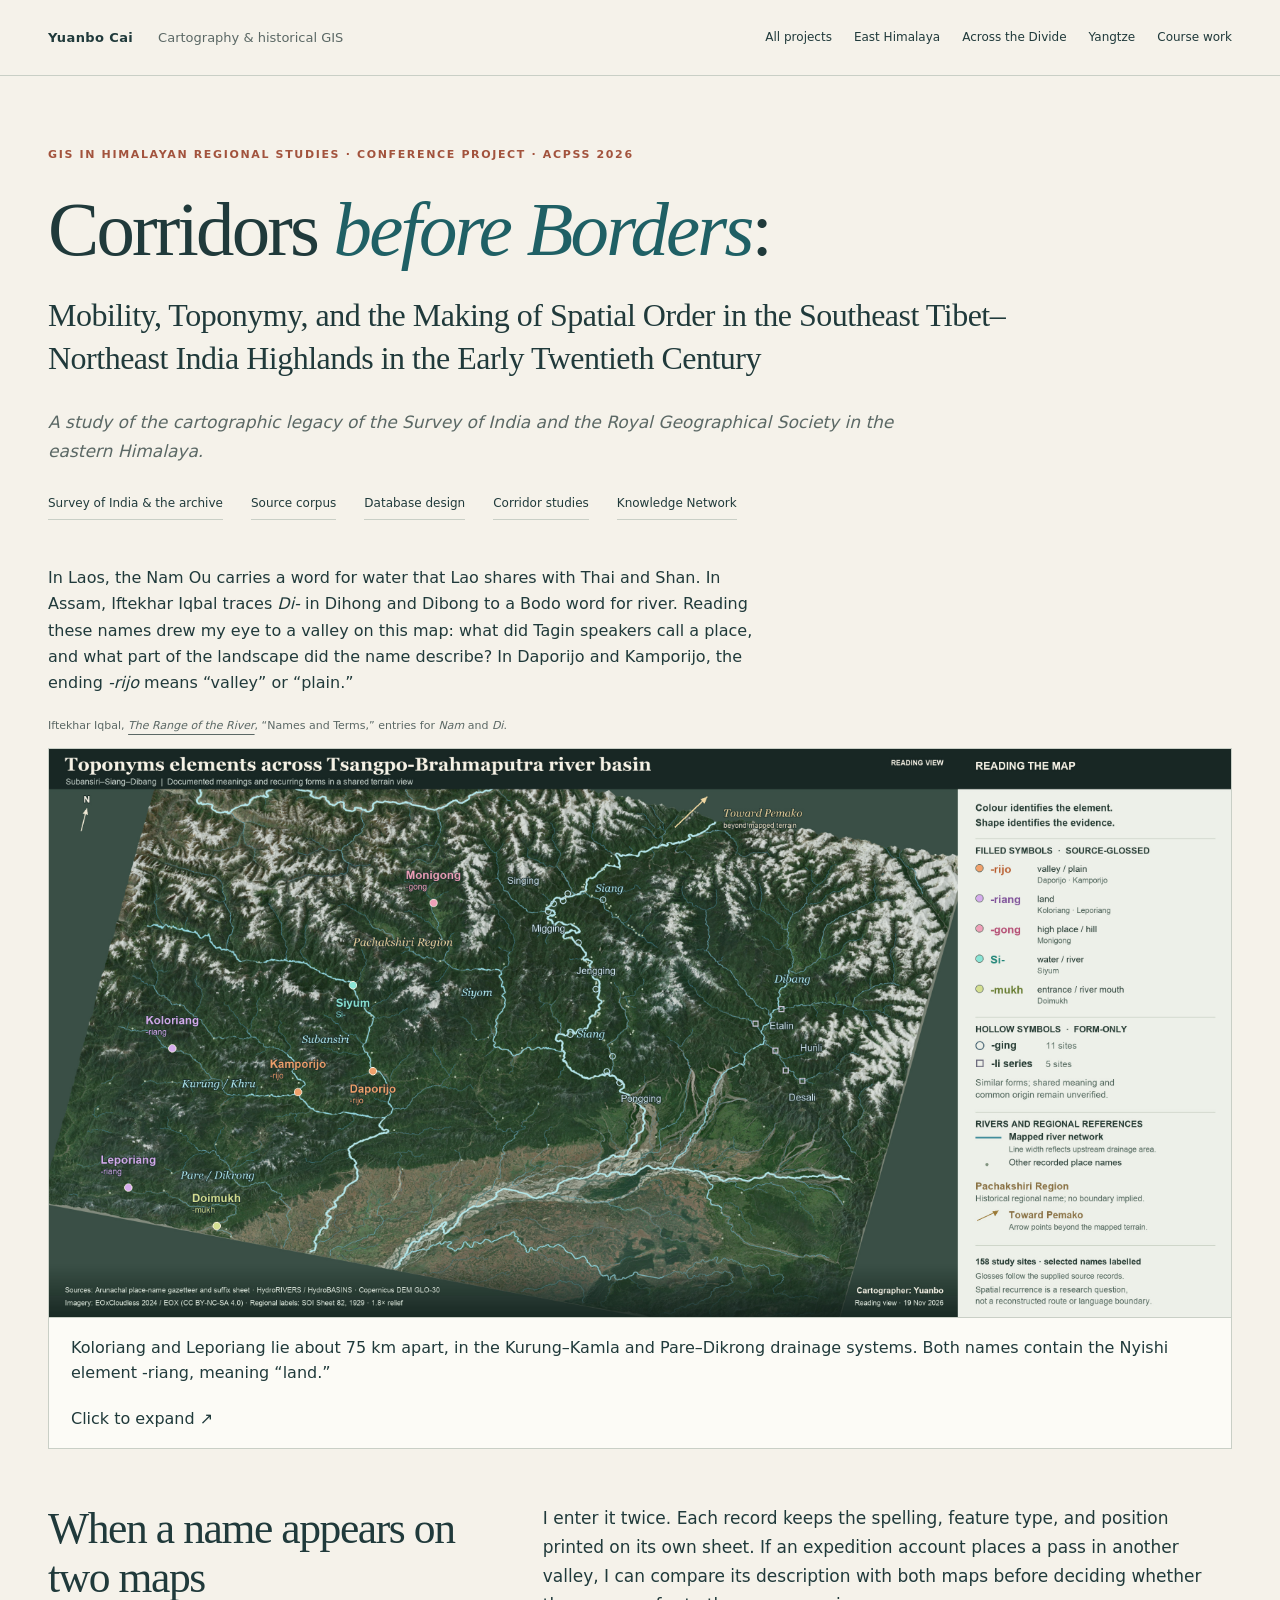
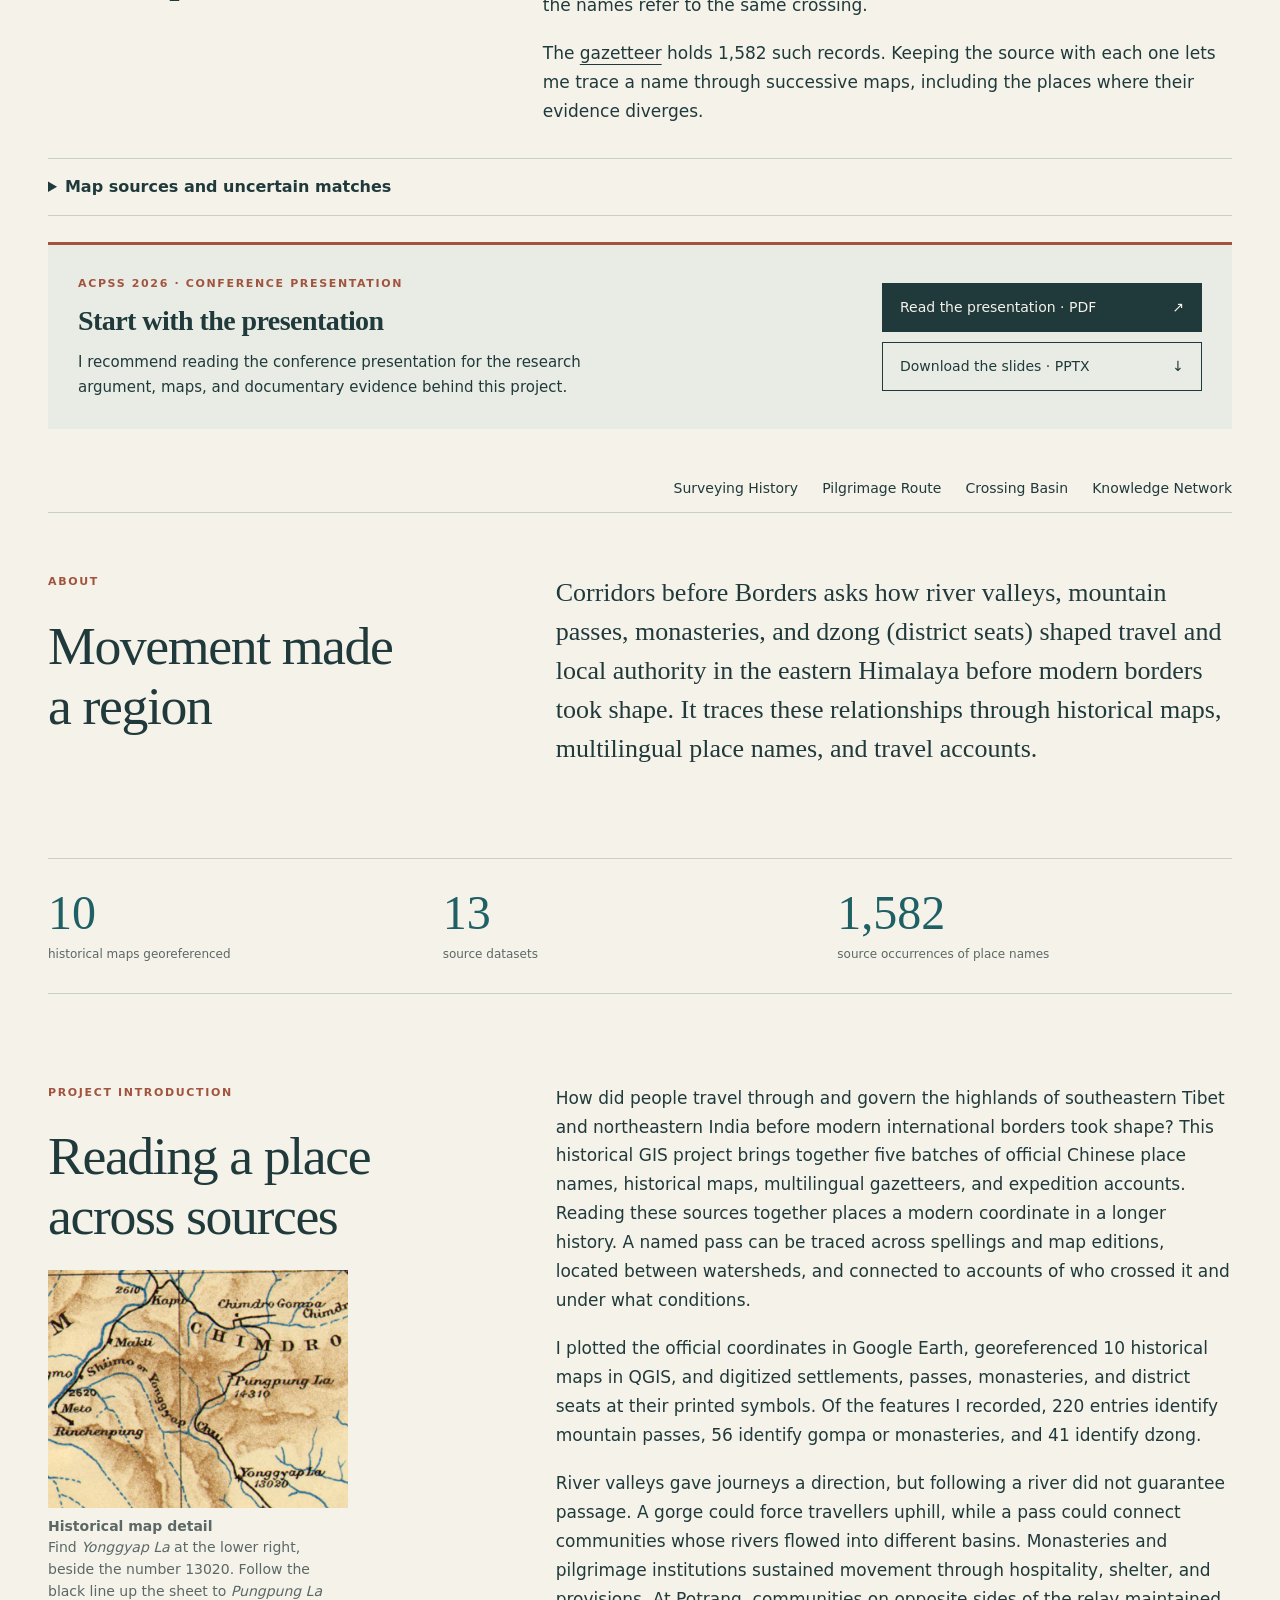
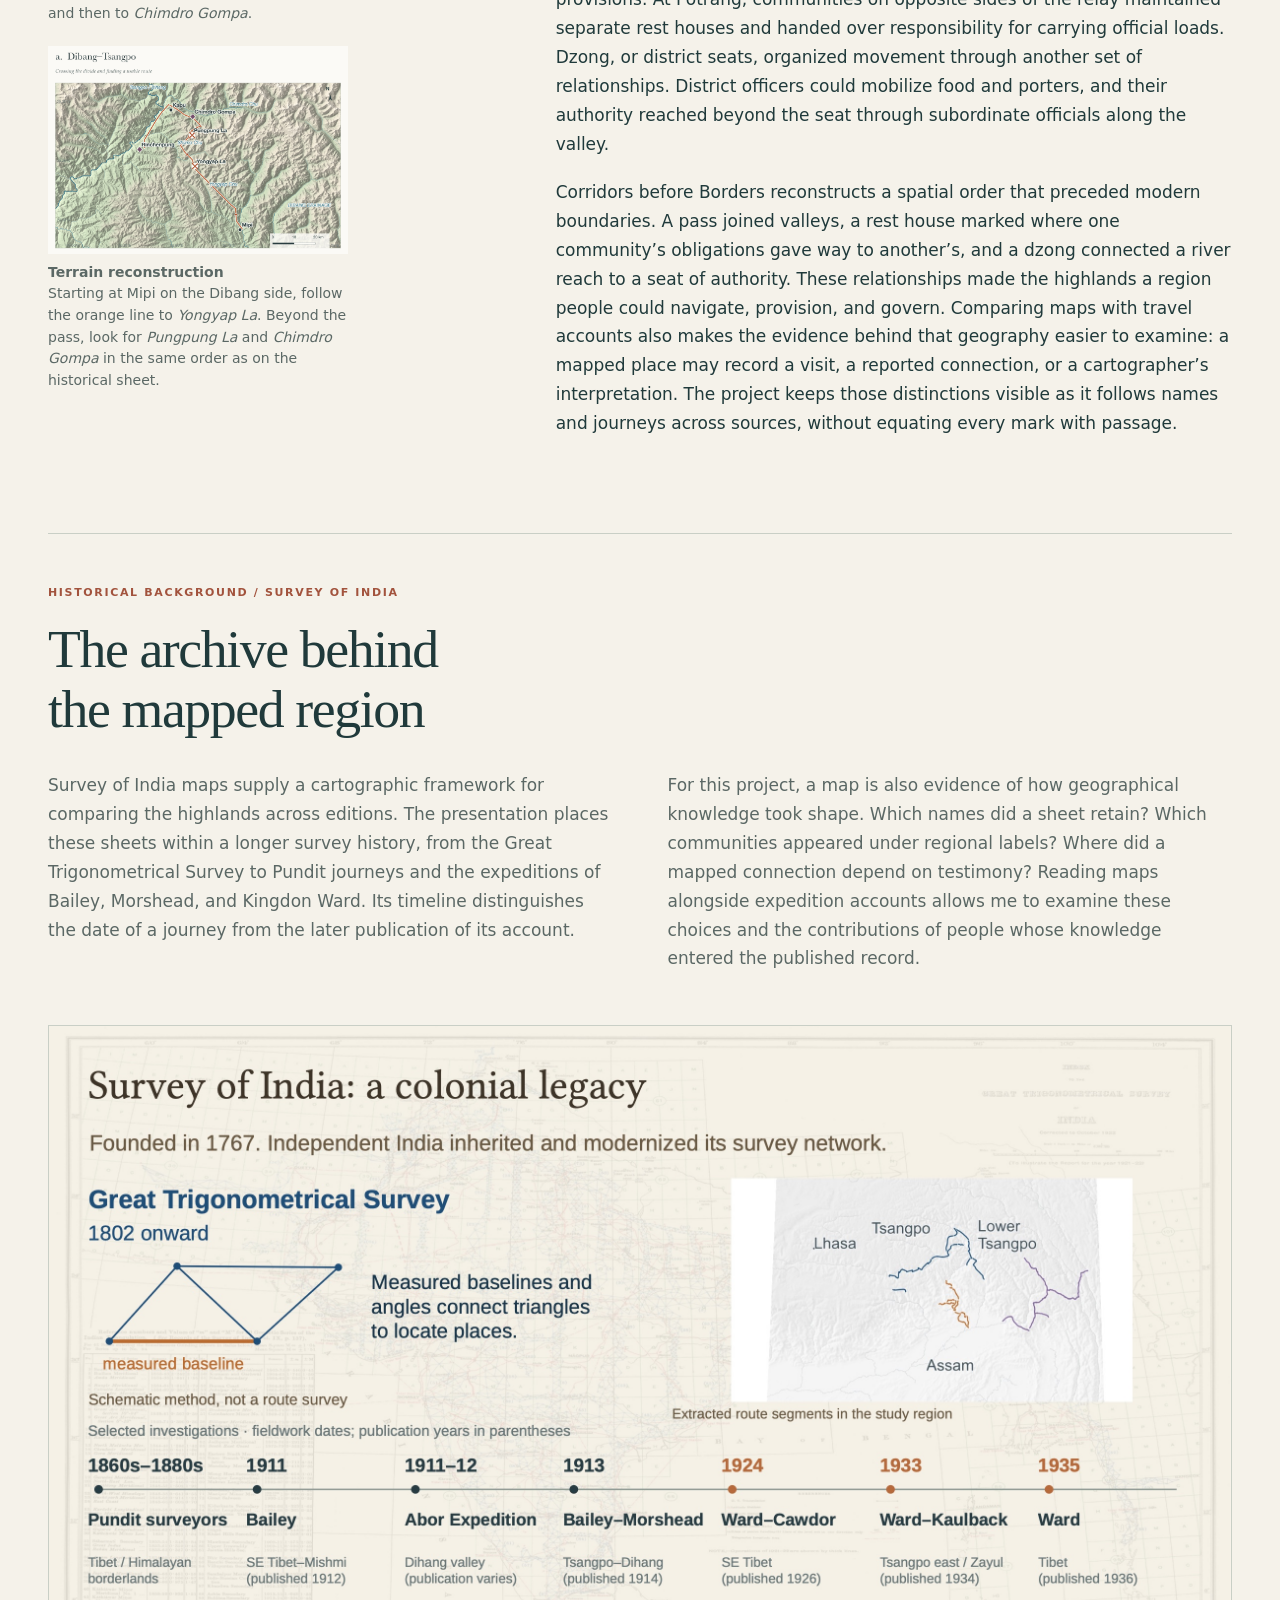
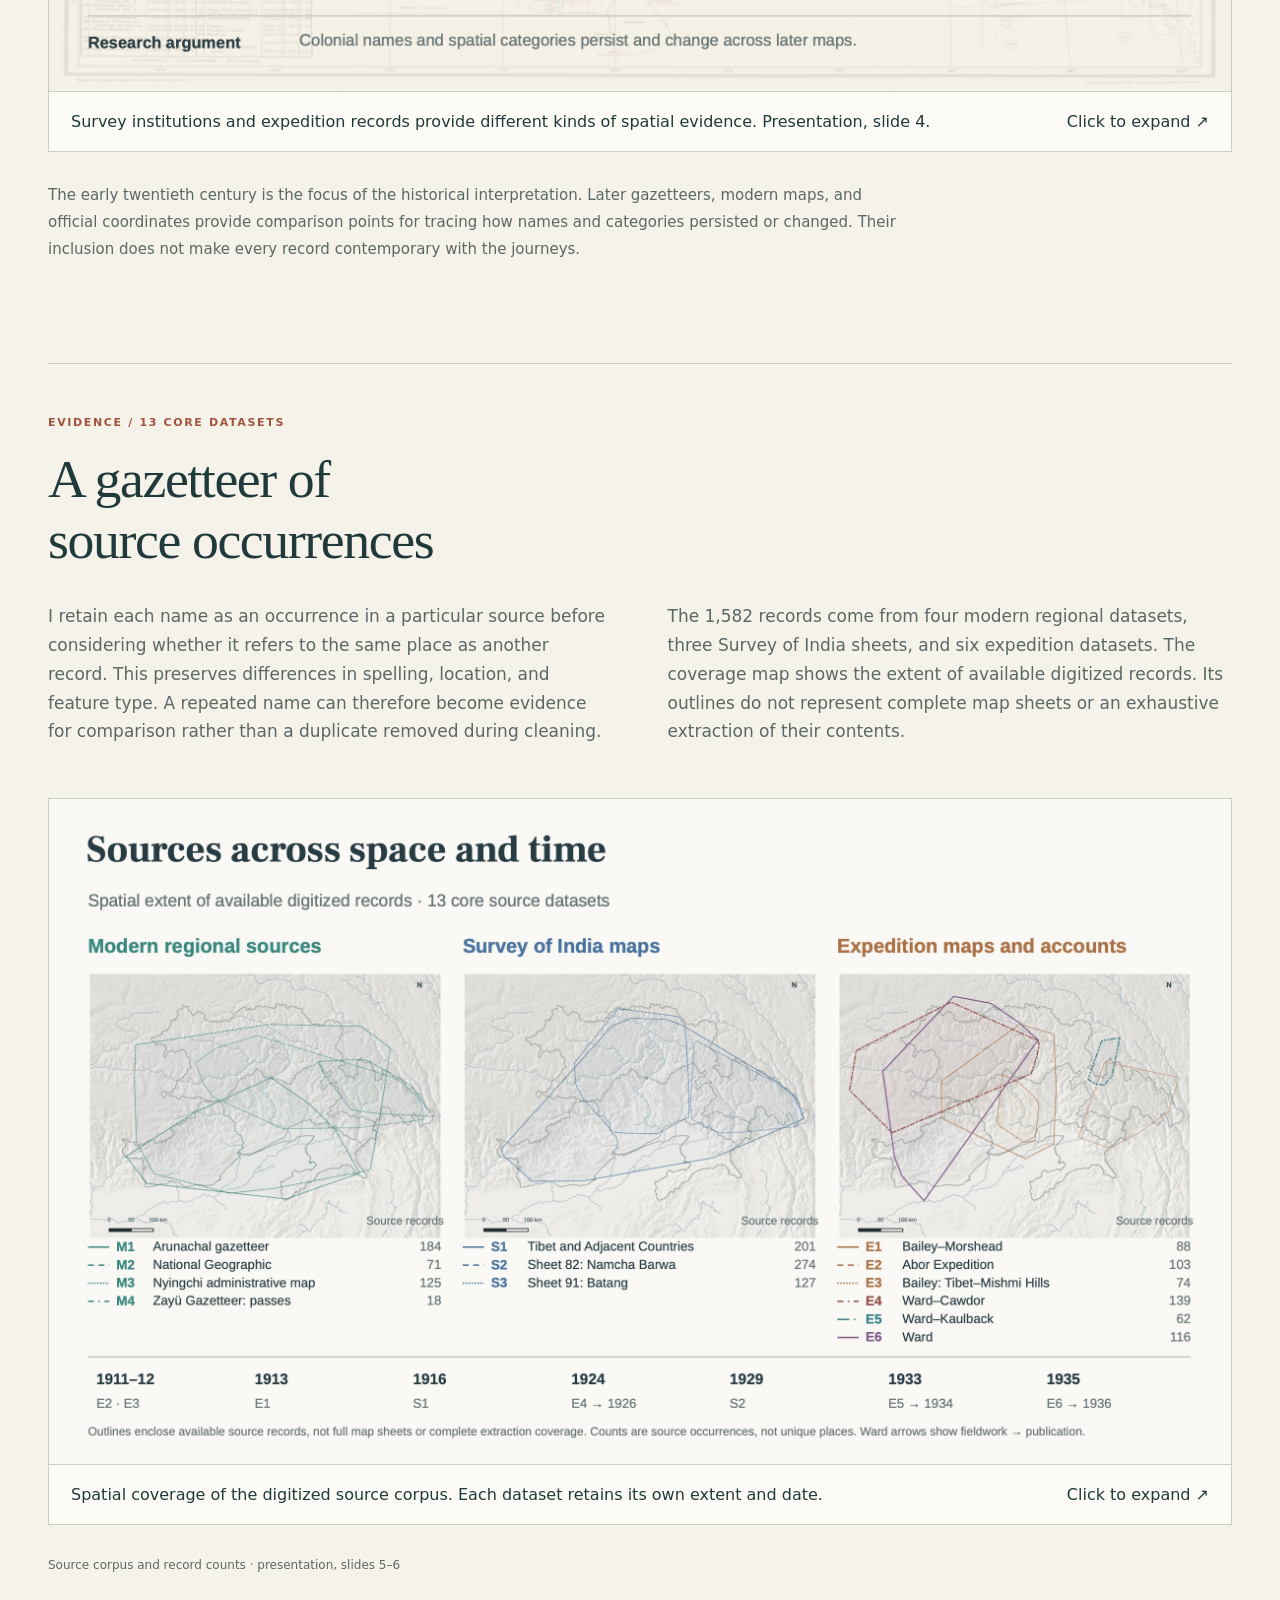
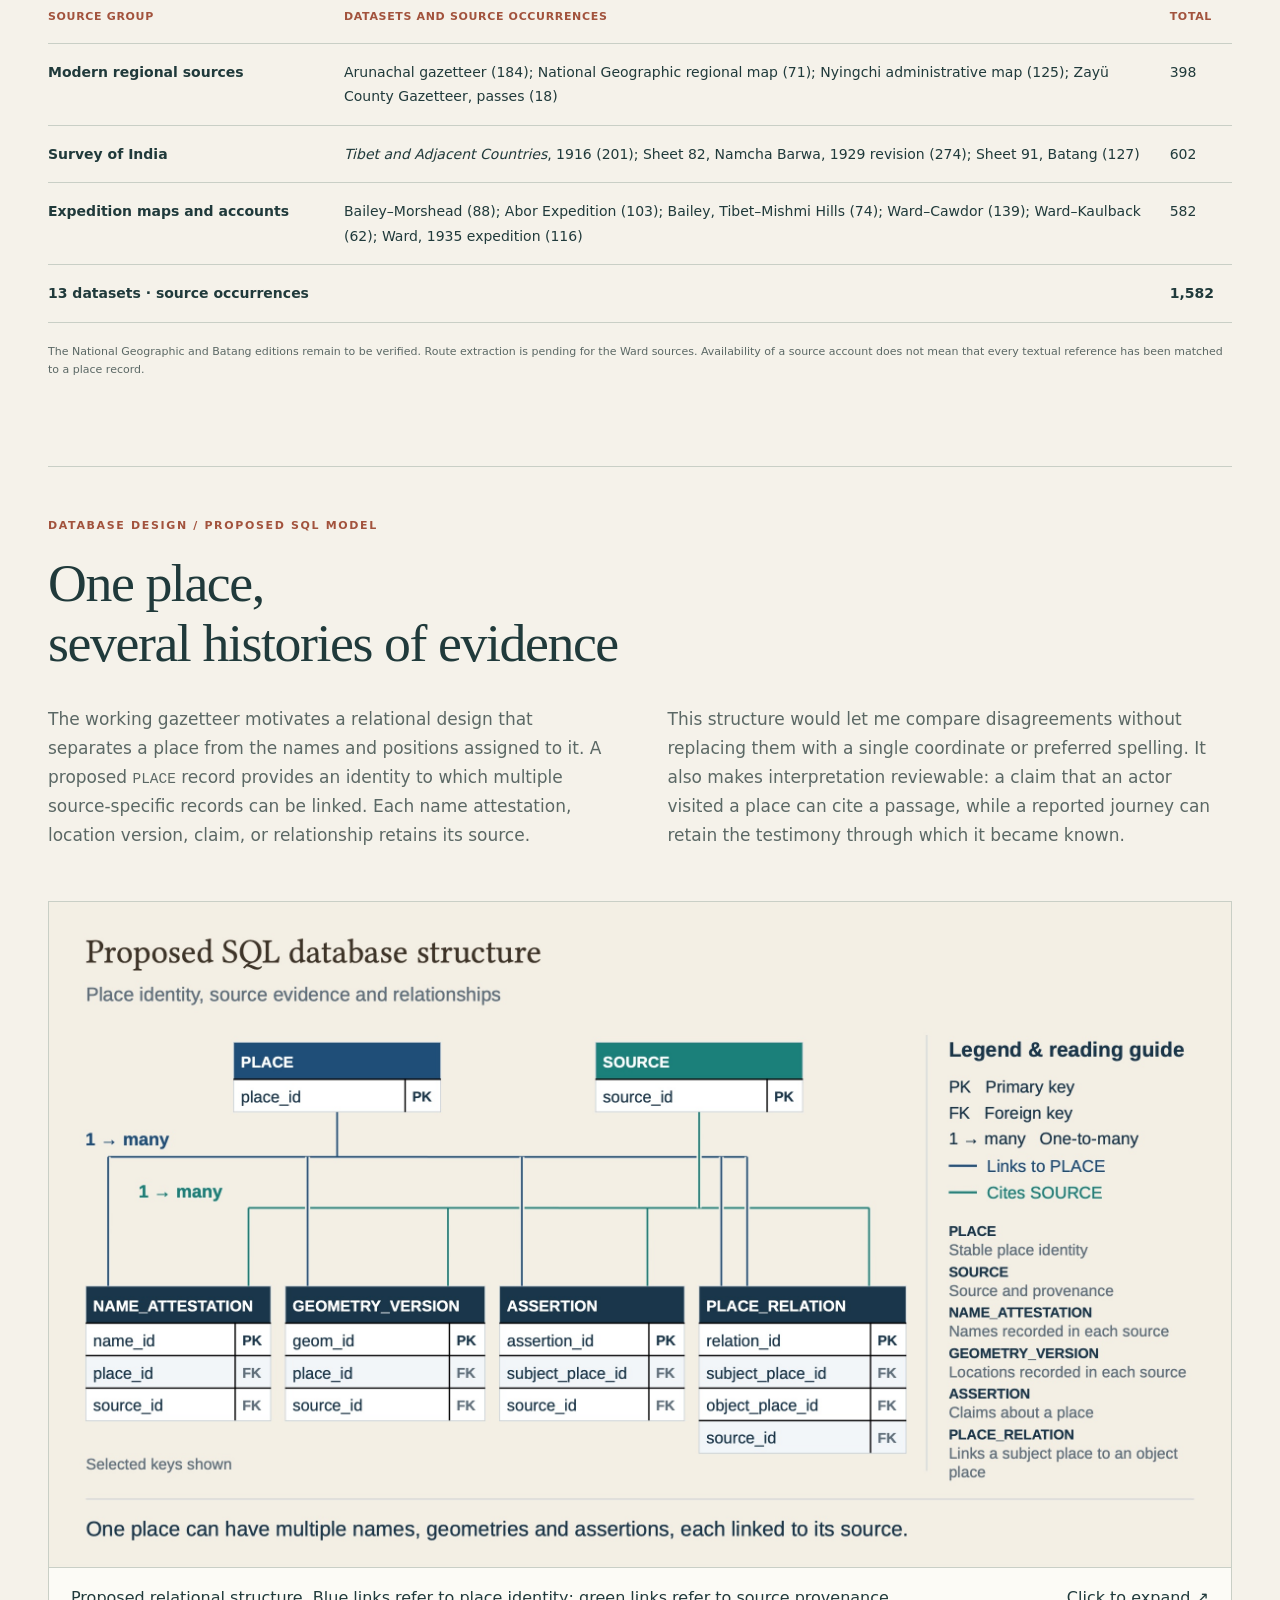
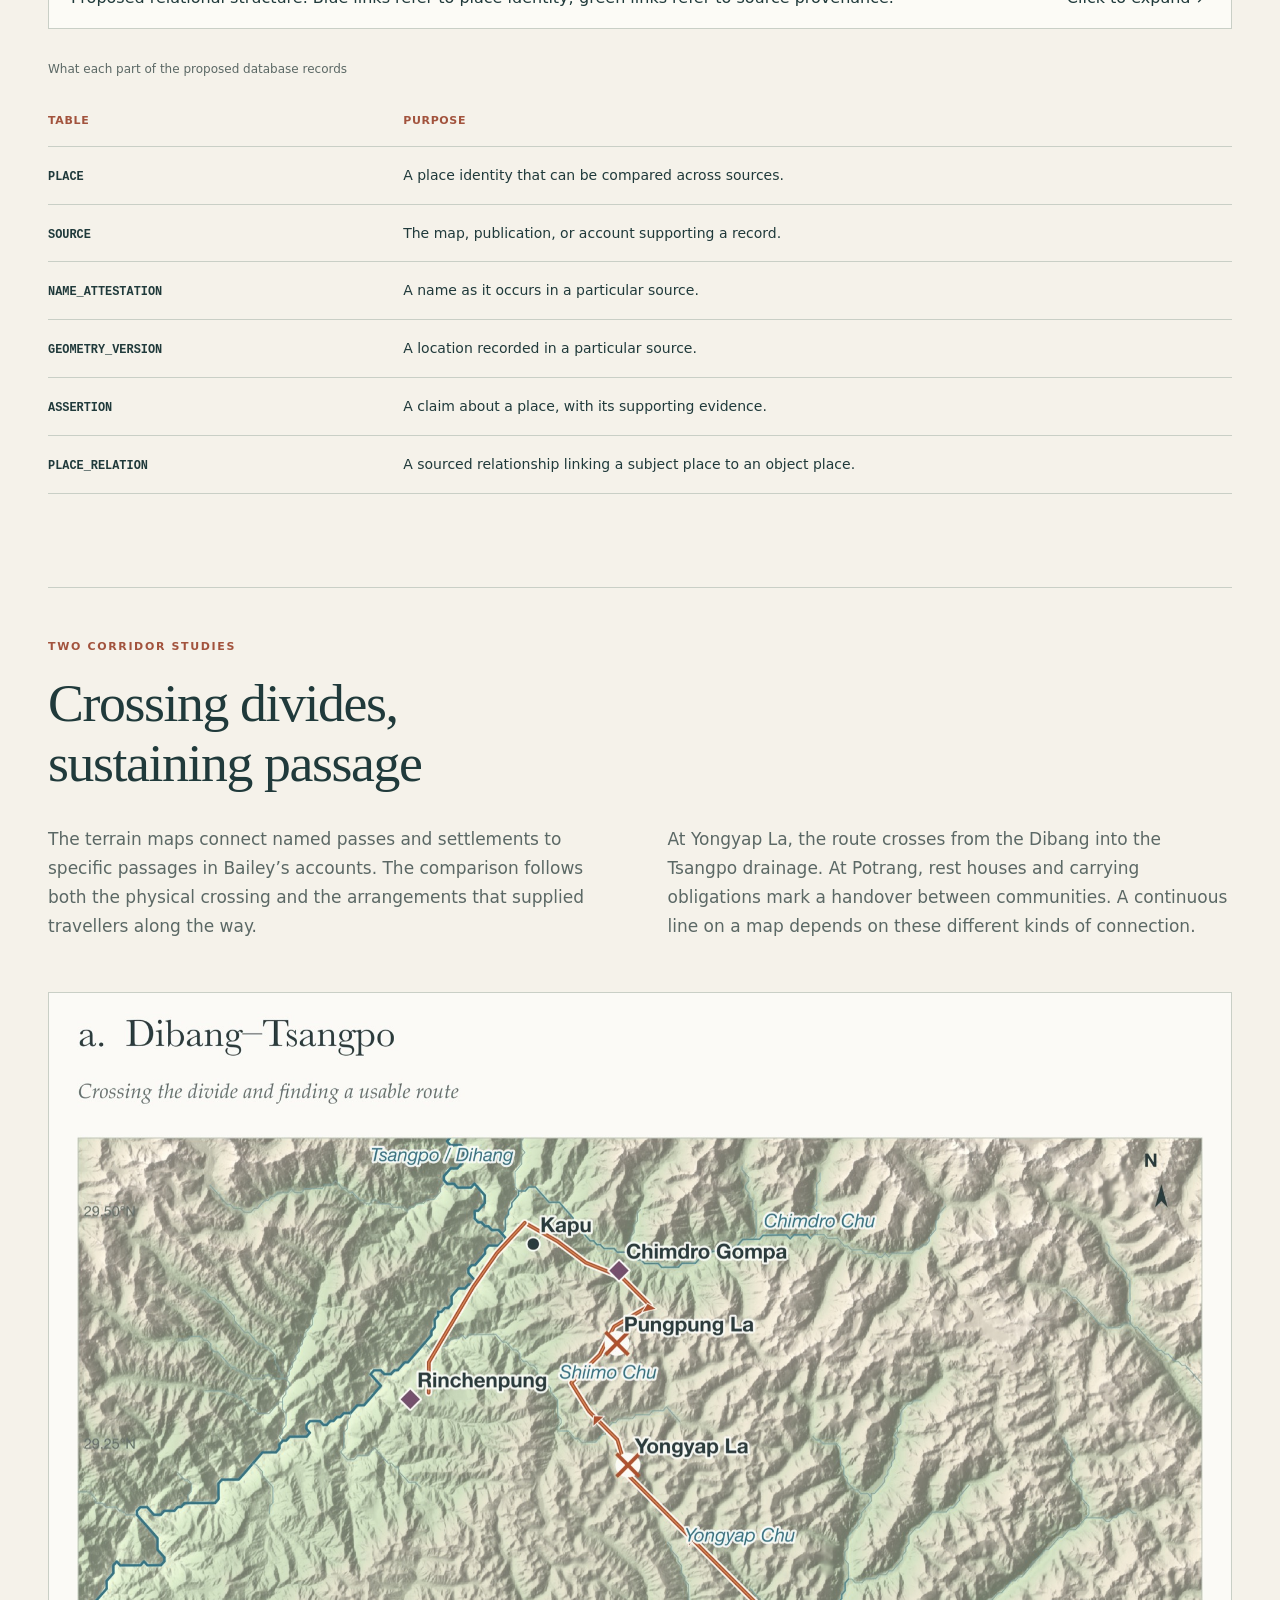
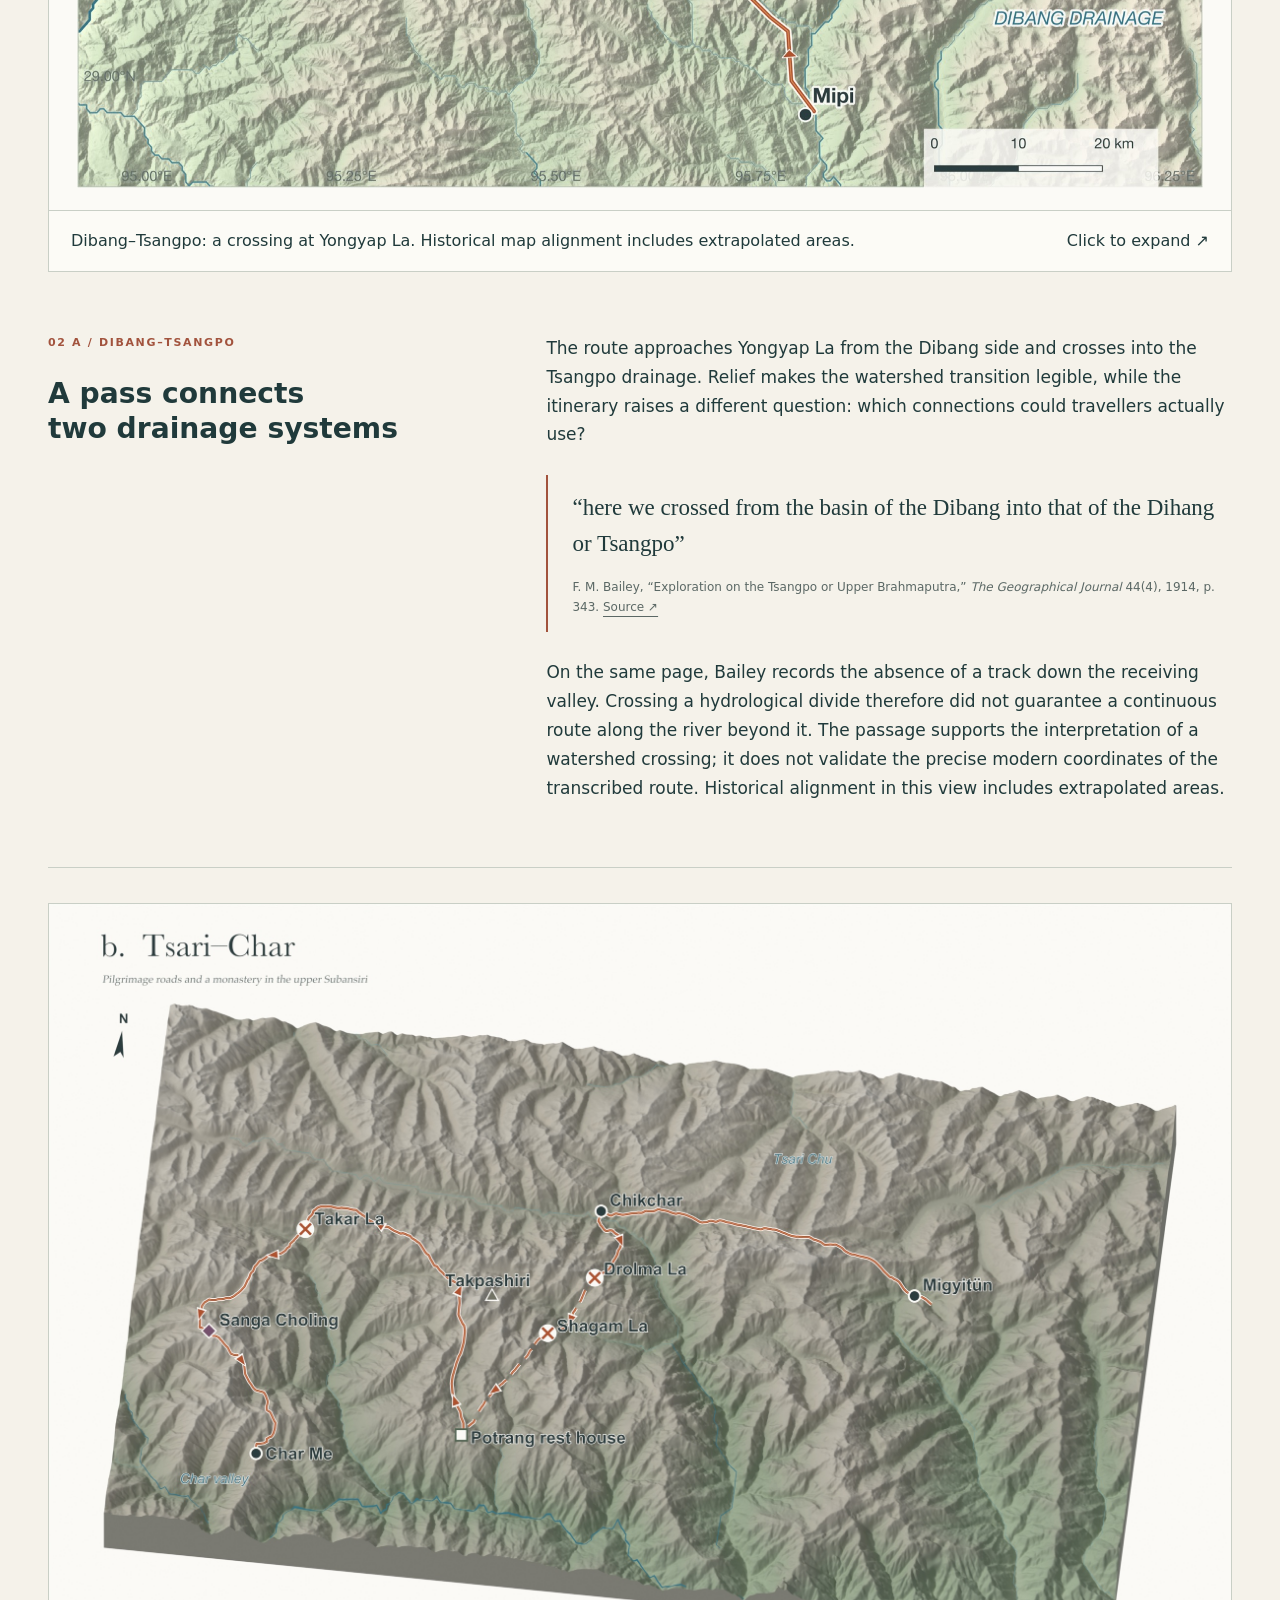
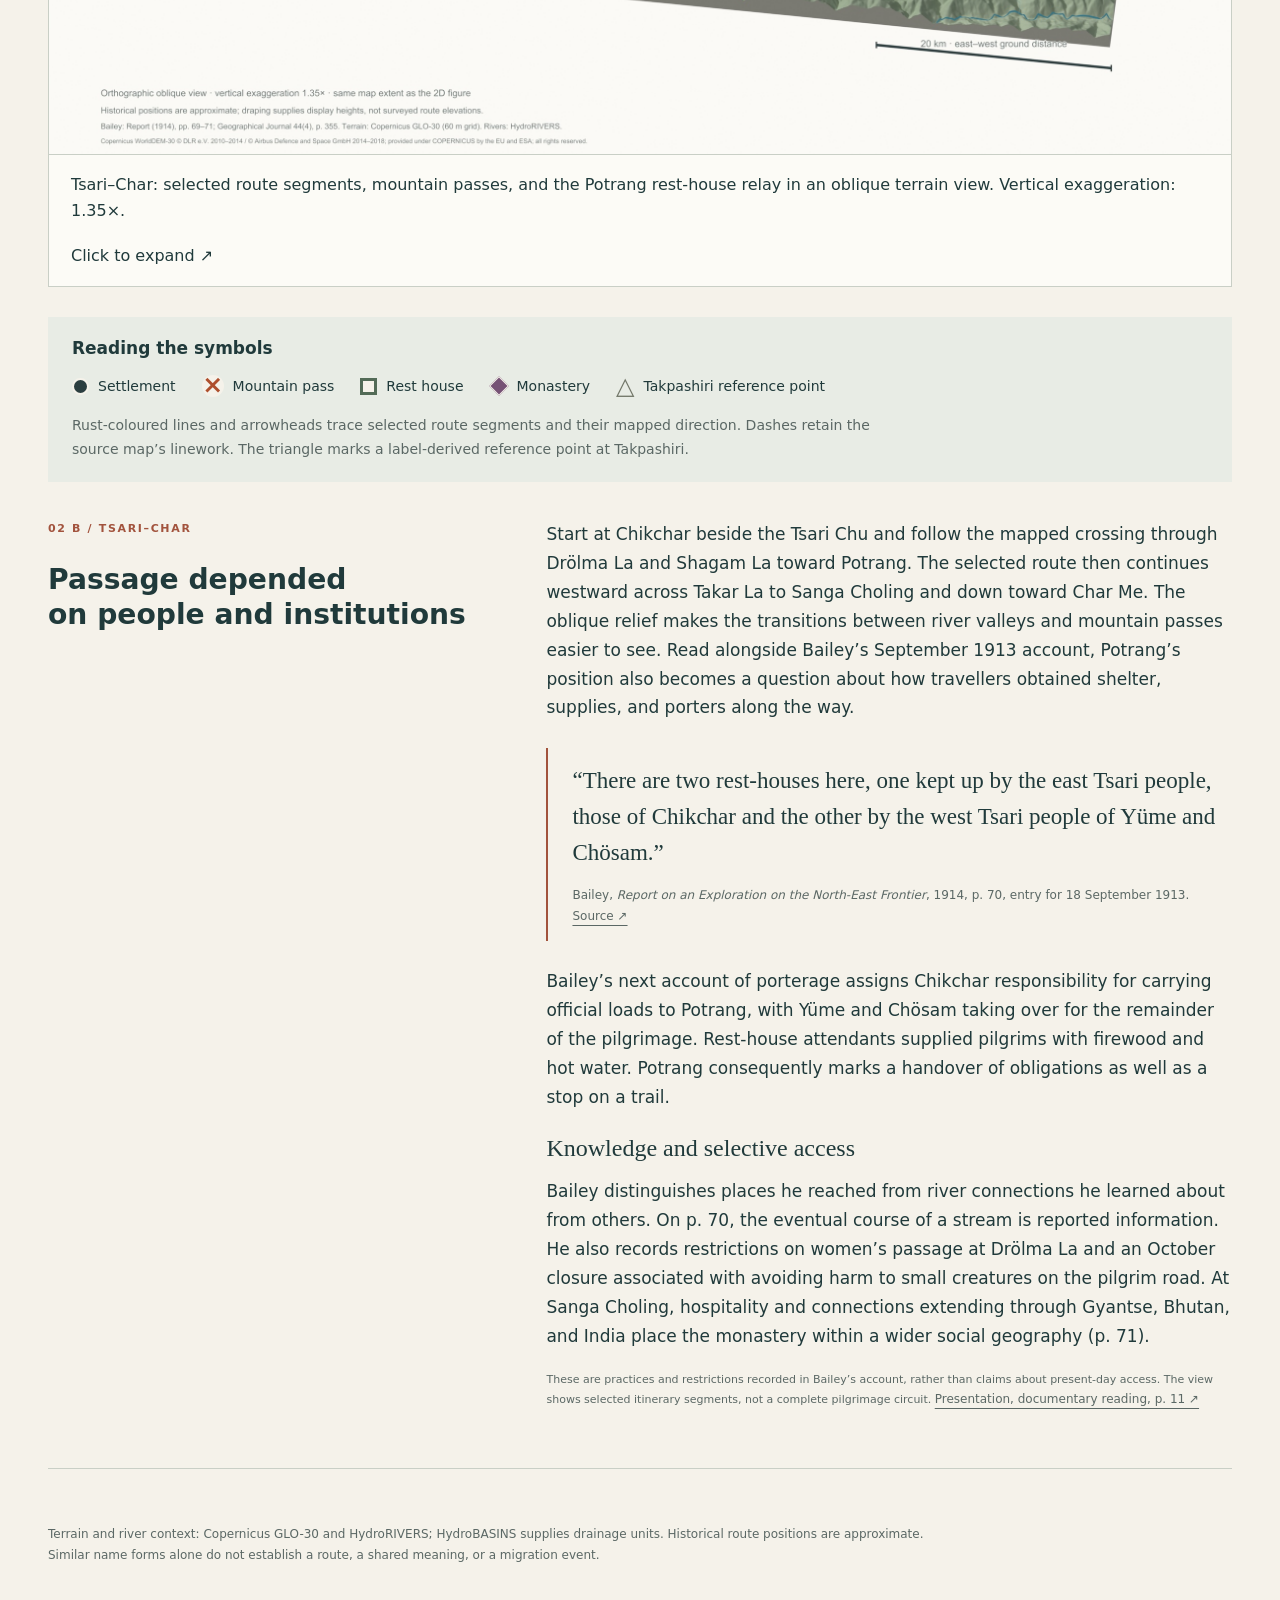
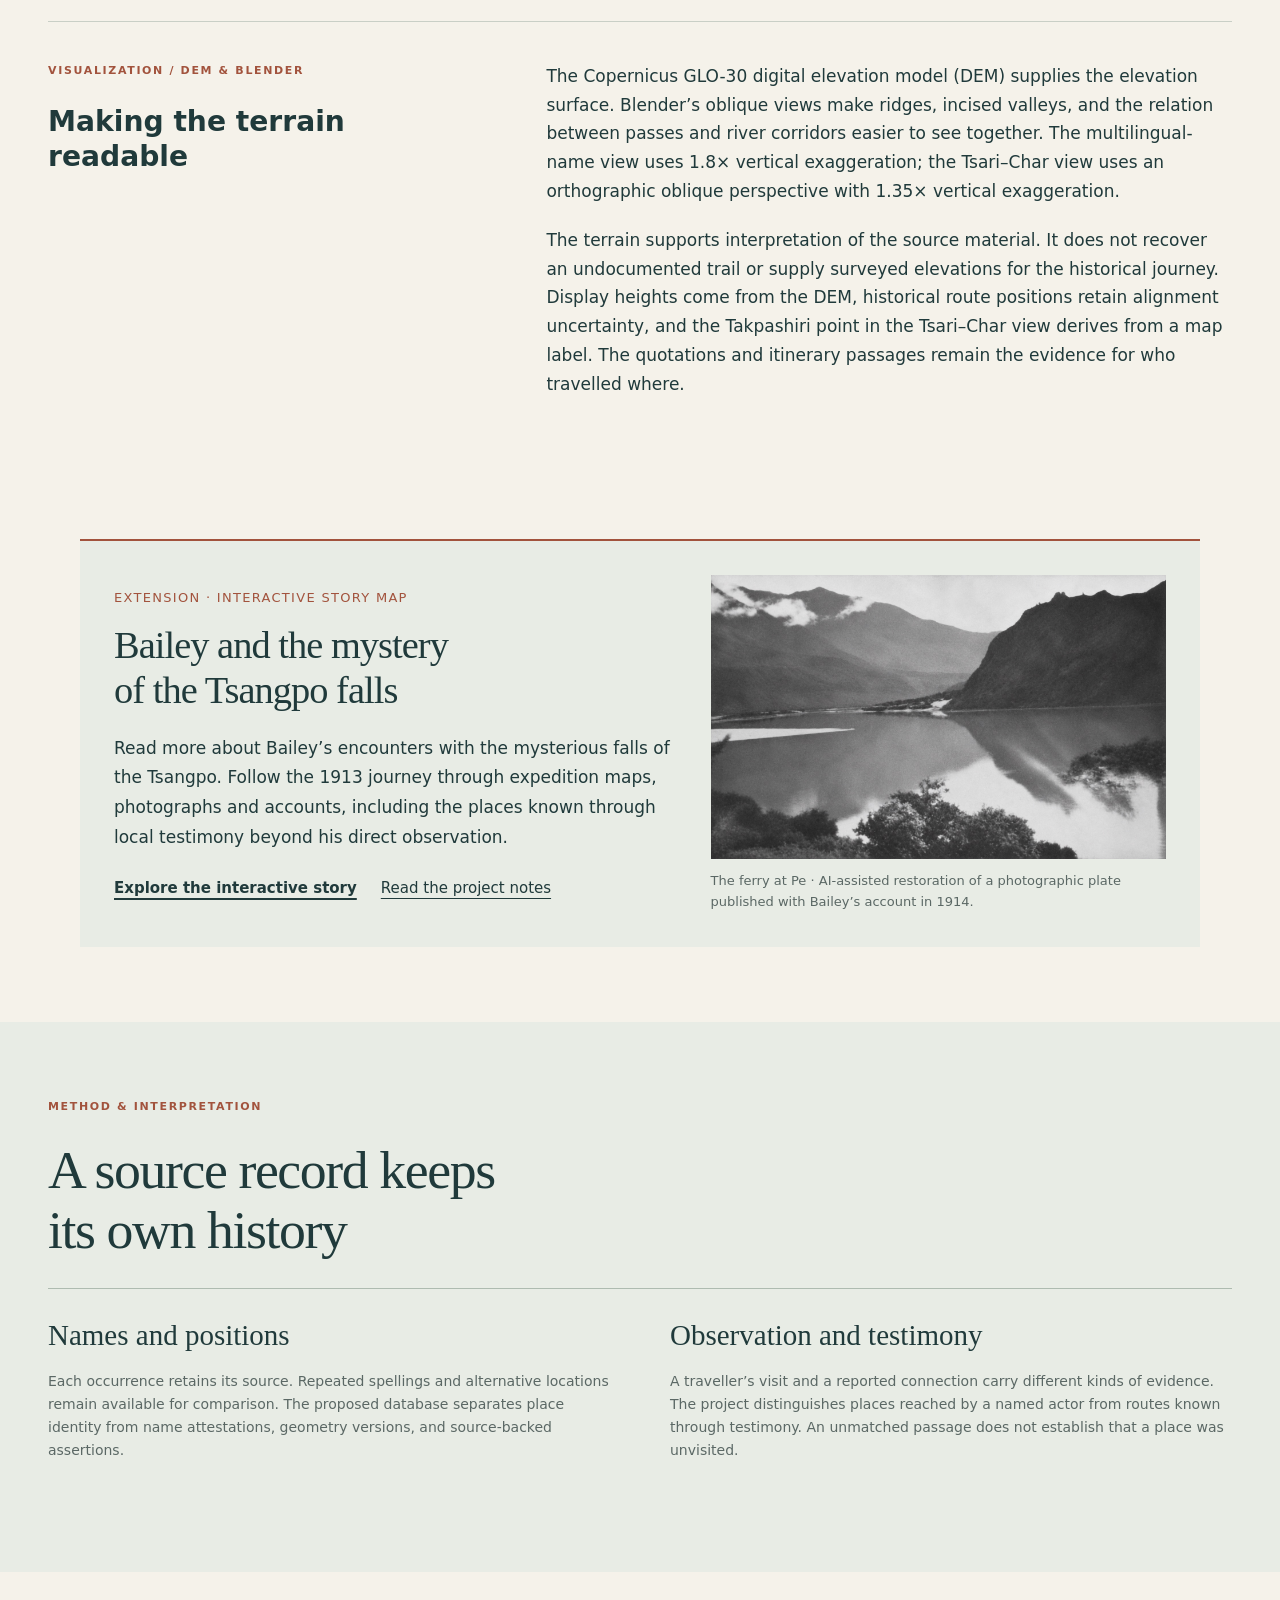
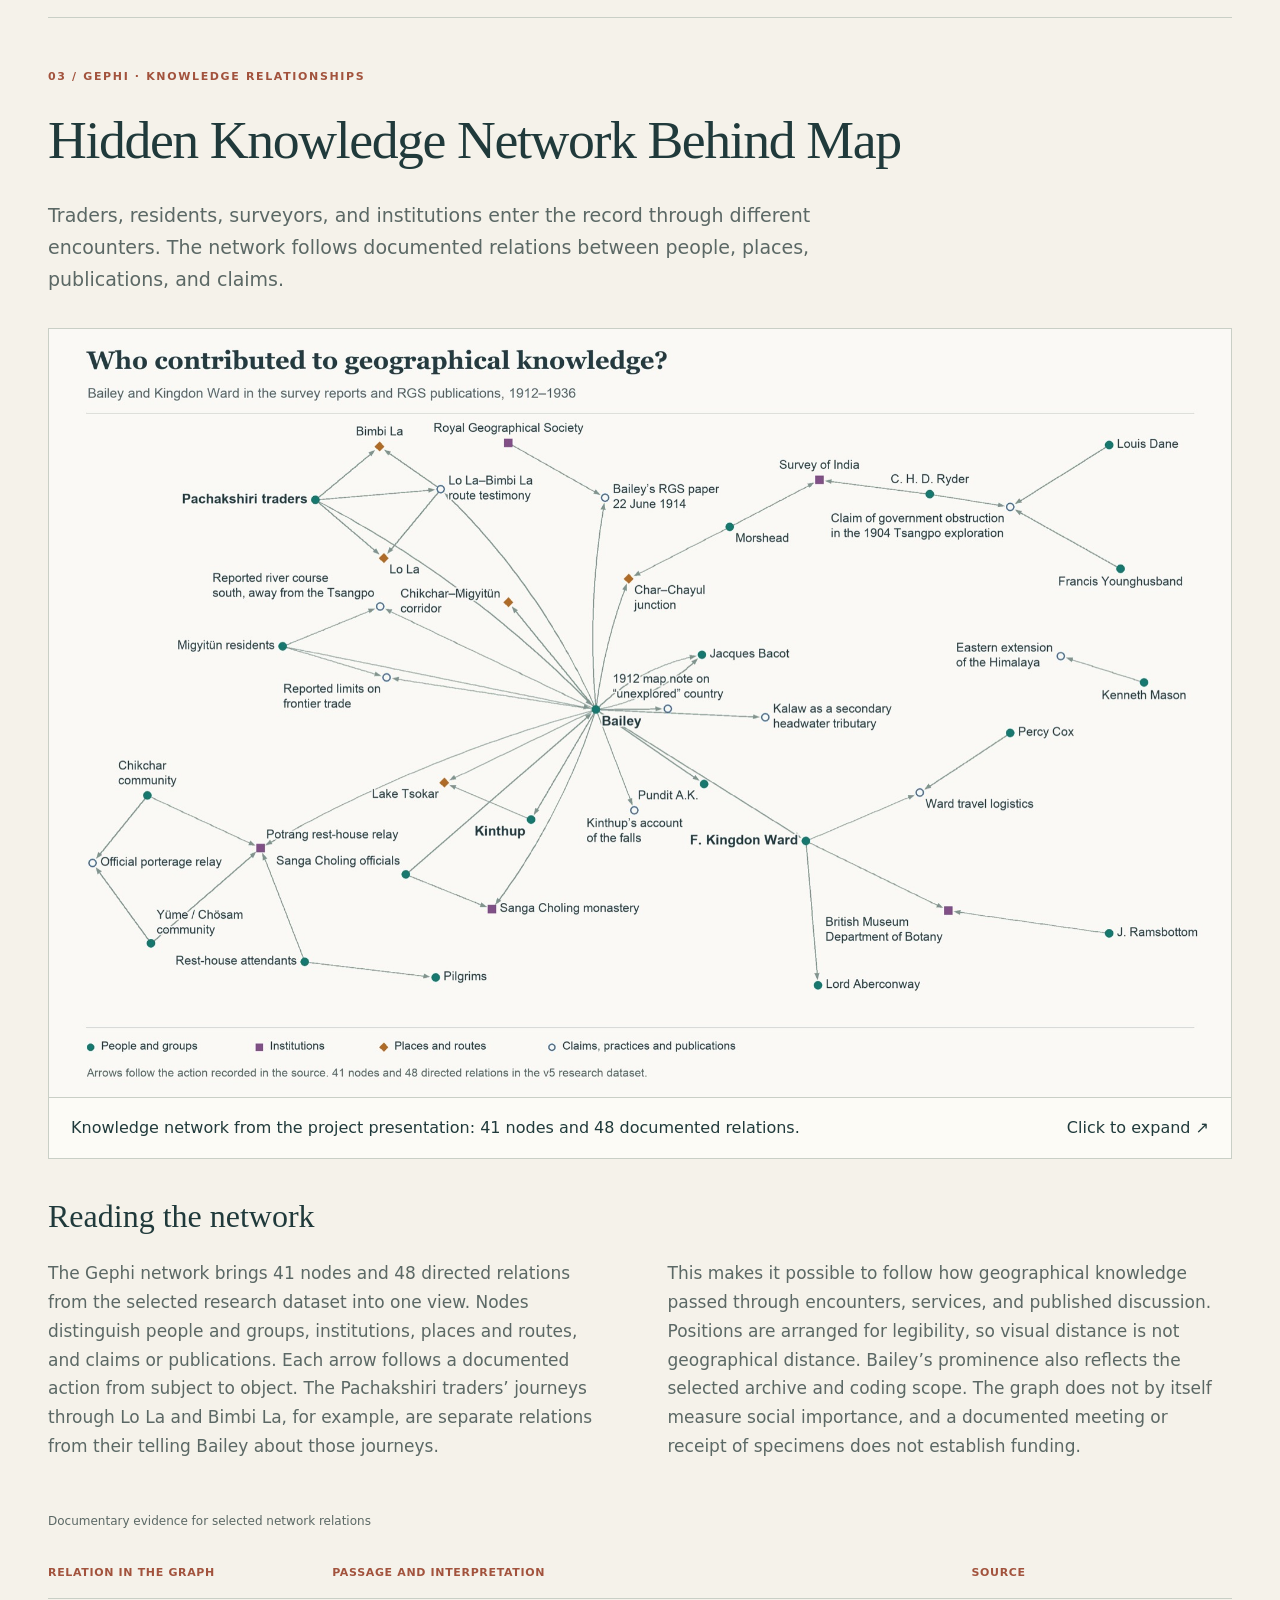
<file: corridors.html>
<!doctype html><html lang="en"><head><meta charset="utf-8"><meta name="viewport" content="width=device-width, initial-scale=1"><title>Corridors before Borders: Mobility, Toponymy, and the Making of Spatial Order in the Southeast Tibet–Northeast India Highlands in the Early Twentieth Century · Yuanbo Cai</title><meta name="description" content="Historical GIS and regional studies of mobility, multilingual place names, and local authority in the Southeast Tibet–Northeast India highlands. Conference Project, ACPSS 2026."><link rel="stylesheet" href="portfolio.css"><link rel="stylesheet" href="projects.css"><link rel="stylesheet" href="corridors.css?v=20261119-contained-comparison"><script src="portfolio.js" defer></script><link rel="stylesheet" href="story-extension.css?v=20261119-extension"></head><body class="corridors-project"><header class="site-header"><a class="wordmark" href="index.html">Yuanbo Cai <span>Cartography &amp; historical GIS</span></a><nav class="project-links" aria-label="Portfolio"><a href="index.html">All projects</a><a href="corridors.html">East Himalaya</a><a href="across-the-divide.html">Across the Divide</a><a href="yangtze.html">Yangtze</a><a href="coursework.html">Course work</a></nav></header><main id="main"><section class="project-masthead wrap"><p class="eyebrow">GIS in Himalayan Regional Studies · Conference Project · ACPSS 2026</p>
<h1>Corridors <em>before Borders</em>:<span class="corridors-full-title">Mobility, Toponymy, and the Making of Spatial Order in the Southeast Tibet–Northeast India Highlands in the Early Twentieth Century</span></h1>
<p class="project-subtitle"><em>A study of the cartographic legacy of the Survey of India and the Royal Geographical Society in the eastern Himalaya.</em></p>
<nav class="corridors-jumps" aria-label="Project sections"><a href="#cartographic-background">Survey of India &amp; the archive</a><a href="#source-corpus">Source corpus</a><a href="#gazetteer-design">Database design</a><a href="#corridor-studies">Corridor studies</a><a href="#knowledge-network">Knowledge Network</a></nav></section>
<div class="wrap"><p class="prose" style="margin-bottom: .5em">In Laos, the Nam Ou carries a word for water that Lao shares with Thai and Shan. In Assam, Iftekhar Iqbal traces <i>Di-</i> in Dihong and Dibong to a Bodo word for river. Reading these names drew my eye to a valley on this map: what did Tagin speakers call a place, and what part of the landscape did the name describe? In Daporijo and Kamporijo, the ending <i>-rijo</i> means “valley” or “plain.”</p>
<p class="small-note">Iftekhar Iqbal, <a href="https://books.google.com/books?id=gVKKEQAAQBAJ"><cite>The Range of the River</cite></a>, “Names and Terms,” entries for <i>Nam</i> and <i>Di</i>.</p>
</div>
<figure class="map-figure project-figure"><a href="assets/tibet/toponyms-sub-basins.png" data-lightbox data-caption="Koloriang and Leporiang lie about 75 km apart, in the Kurung–Kamla and Pare–Dikrong drainage systems. Both names contain the Nyishi element -riang, meaning “land.”"><img src="assets/tibet/toponyms-sub-basins.jpg" width="3330" height="1600" alt="Oblique terrain map with filled colored circles for source-glossed name elements, open circles and squares for form-only matches, and historical regional labels across the Siang, Subansiri, and Dibang valleys, with a full reading legend at right." loading="lazy"></a><figcaption>Koloriang and Leporiang lie about 75 km apart, in the Kurung–Kamla and Pare–Dikrong drainage systems. Both names contain the Nyishi element -riang, meaning “land.”<span>Click to expand ↗</span></figcaption></figure>
<section class="wrap gazetteer-entry" aria-labelledby="entry-title">
  <h2 id="entry-title">When a name appears on two maps</h2>
  <div><p>I enter it twice. Each record keeps the spelling, feature type, and position printed on its own sheet. If an expedition account places a pass in another valley, I can compare its description with both maps before deciding whether the names refer to the same crossing.</p>
  <p>The <a href="#gazetteer-design">gazetteer</a> holds 1,582 such records. Keeping the source with each one lets me trace a name through successive maps, including the places where their evidence diverges.</p></div>
</section>
<details class="wrap toponym-notes">
  <summary>Map sources and uncertain matches</summary>
  <div><p>Daporijo and Kamporijo both carry the Tagin element <i>-rijo</i>. They fall in different level-8 HydroBASINS units, though Kamporijo lies close enough to the divide for its basin assignment to be uncertain. Open circles and squares mark similarities in spelling for which a shared meaning or origin remains unverified.</p>
  <p>Terrain comes from Copernicus GLO-30, shown with 1.8× vertical exaggeration. Rivers and basin boundaries come from HydroRIVERS and HydroBASINS. Historical regional labels follow the 1929 revision of Survey of India Sheet 82 and reflect that sheet’s terminology.</p>
  <a class="evidence-ref" href="assets/tibet/documents/Corridors-before-Borders.pdf#page=18">Presentation appendices A–B, pp. 18–19 ↗</a></div>
</details>
<div class="wrap"><aside class="conference-reading" aria-labelledby="conference-reading-title">
  <div class="conference-reading-copy"><p class="eyebrow">ACPSS 2026 · Conference presentation</p><h2 id="conference-reading-title">Start with the presentation</h2><p>I recommend reading the conference presentation for the research argument, maps, and documentary evidence behind this project.</p></div>
  <div class="conference-reading-links"><a class="presentation-primary" href="assets/tibet/documents/Corridors-before-Borders.pdf">Read the presentation · PDF <span aria-hidden="true">↗</span></a><a href="assets/tibet/documents/Corridors-before-Borders.pptx" download>Download the slides · PPTX <span aria-hidden="true">↓</span></a></div>
</aside></div>
<nav class="wrap corridors-body-nav" aria-label="Research topics">
  <a href="#cartographic-background">Surveying History</a>
  <a href="#pilgrimage-route">Pilgrimage Route</a>
  <a href="#crossing-basin">Crossing Basin</a>
  <a href="#knowledge-network">Knowledge Network</a>
</nav>
<section class="wrap about-grid"><div><p class="eyebrow">About</p><h2>Movement made<br>a region</h2></div><p class="about-copy">Corridors before Borders asks how river valleys, mountain passes, monasteries, and dzong (district seats) shaped travel and local authority in the eastern Himalaya before modern borders took shape. It traces these relationships through historical maps, multilingual place names, and travel accounts.</p></section><section class="wrap project-stats" aria-label="Gazetteer scope"><div><strong>10</strong><span>historical maps georeferenced</span></div><div><strong>13</strong><span>source datasets</span></div><div><strong>1,582</strong><span>source occurrences of place names</span></div></section><section class="wrap reading-grid" id="project-introduction"><div><p class="eyebrow">Project introduction</p><h2>Reading a place<br>across sources</h2>
<div class="yongyap-comparison">
  <figure><a href="assets/tibet/yongyap-historical-detail.png" data-lightbox data-caption="Historical map detail. Yonggyap La appears near the lower right, with Pungpung La farther up the route."><img src="assets/tibet/yongyap-historical-detail.png" loading="lazy" alt="Historical map showing Yonggyap La beside the number 13020, with Pungpung La and Chimdro Gompa farther up the sheet."></a><figcaption><strong>Historical map detail</strong> Find <i>Yonggyap La</i> at the lower right, beside the number 13020. Follow the black line up the sheet to <i>Pungpung La</i> and then to <i>Chimdro Gompa</i>.</figcaption></figure>
  <figure><a href="assets/tibet/dibang-tsangpo.png" data-lightbox data-caption="Dibang–Tsangpo terrain reconstruction. Follow the route from Mipi to Yongyap La, Pungpung La and Chimdro Gompa."><img src="assets/tibet/dibang-tsangpo.jpg" loading="lazy" alt="Relief map tracing the route from Mipi in the Dibang basin across Yongyap La toward the Tsangpo."></a><figcaption><strong>Terrain reconstruction</strong> Starting at Mipi on the Dibang side, follow the orange line to <i>Yongyap La</i>. Beyond the pass, look for <i>Pungpung La</i> and <i>Chimdro Gompa</i> in the same order as on the historical sheet.</figcaption></figure>
</div>
</div><div class="prose"><p>How did people travel through and govern the highlands of southeastern Tibet and northeastern India before modern international borders took shape? This historical GIS project brings together five batches of official Chinese place names, historical maps, multilingual gazetteers, and expedition accounts. Reading these sources together places a modern coordinate in a longer history. A named pass can be traced across spellings and map editions, located between watersheds, and connected to accounts of who crossed it and under what conditions.</p><p>I plotted the official coordinates in Google Earth, georeferenced 10 historical maps in QGIS, and digitized settlements, passes, monasteries, and district seats at their printed symbols. Of the features I recorded, 220 entries identify mountain passes, 56 identify gompa or monasteries, and 41 identify dzong.</p><p>River valleys gave journeys a direction, but following a river did not guarantee passage. A gorge could force travellers uphill, while a pass could connect communities whose rivers flowed into different basins. Monasteries and pilgrimage institutions sustained movement through hospitality, shelter, and provisions. At Potrang, communities on opposite sides of the relay maintained separate rest houses and handed over responsibility for carrying official loads. Dzong, or district seats, organized movement through another set of relationships. District officers could mobilize food and porters, and their authority reached beyond the seat through subordinate officials along the valley.</p><p>Corridors before Borders reconstructs a spatial order that preceded modern boundaries. A pass joined valleys, a rest house marked where one community’s obligations gave way to another’s, and a dzong connected a river reach to a seat of authority. These relationships made the highlands a region people could navigate, provision, and govern. Comparing maps with travel accounts also makes the evidence behind that geography easier to examine: a mapped place may record a visit, a reported connection, or a cartographer’s interpretation. The project keeps those distinctions visible as it follows names and journeys across sources, without equating every mark with passage.</p></div></section>
<section class="wrap chapter corridors-background" id="cartographic-background" aria-labelledby="archive-title">
<div class="section-heading"><p class="eyebrow">Historical background / Survey of India</p><h2 id="archive-title">The archive behind<br>the mapped region</h2></div>
<div class="section-intro"><p>Survey of India maps supply a cartographic framework for comparing the highlands across editions. The presentation places these sheets within a longer survey history, from the Great Trigonometrical Survey to Pundit journeys and the expeditions of Bailey, Morshead, and Kingdon Ward. Its timeline distinguishes the date of a journey from the later publication of its account.</p><p>For this project, a map is also evidence of how geographical knowledge took shape. Which names did a sheet retain? Which communities appeared under regional labels? Where did a mapped connection depend on testimony? Reading maps alongside expedition accounts allows me to examine these choices and the contributions of people whose knowledge entered the published record.</p></div>
<figure class="map-figure project-figure"><a href="assets/tibet/survey-context.jpg" data-lightbox data-caption="Survey of India and selected investigations in the study region. Presentation slide 4 distinguishes fieldwork dates from publication years. The triangulation diagram illustrates a method, not a surveyed route."><img src="assets/tibet/survey-context.jpg" width="2400" height="1350" alt="Survey of India background, with a triangulation schematic, extracted route segments, and a timeline of Pundit surveyors and expeditions from the nineteenth century to 1935." loading="lazy"></a><figcaption>Survey institutions and expedition records provide different kinds of spatial evidence. Presentation, slide 4.<span>Click to expand ↗</span></figcaption></figure>
<p class="corridors-body-note">The early twentieth century is the focus of the historical interpretation. Later gazetteers, modern maps, and official coordinates provide comparison points for tracing how names and categories persisted or changed. Their inclusion does not make every record contemporary with the journeys.</p>
</section>
<section class="wrap chapter" id="source-corpus" aria-labelledby="corpus-title">
<div class="section-heading"><p class="eyebrow">Evidence / 13 core datasets</p><h2 id="corpus-title">A gazetteer of<br>source occurrences</h2></div>
<div class="section-intro"><p>I retain each name as an occurrence in a particular source before considering whether it refers to the same place as another record. This preserves differences in spelling, location, and feature type. A repeated name can therefore become evidence for comparison rather than a duplicate removed during cleaning.</p><p>The 1,582 records come from four modern regional datasets, three Survey of India sheets, and six expedition datasets. The coverage map shows the extent of available digitized records. Its outlines do not represent complete map sheets or an exhaustive extraction of their contents.</p></div>
<figure class="map-figure project-figure"><a href="assets/tibet/source-coverage.jpg" data-lightbox data-caption="Spatial coverage and counts of available records in 13 core source datasets. Counts refer to occurrences in sources, not unique places. Presentation slide 5."><img src="assets/tibet/source-coverage.jpg" width="2400" height="1350" alt="Coverage map and source counts comparing four modern regional datasets, three Survey of India maps, and six expedition datasets." loading="lazy"></a><figcaption>Spatial coverage of the digitized source corpus. Each dataset retains its own extent and date.<span>Click to expand ↗</span></figcaption></figure>
<div class="corpus-table-wrap"><table class="corpus-table"><caption>Source corpus and record counts · presentation, slides 5–6</caption><thead><tr><th scope="col">Source group</th><th scope="col">Datasets and source occurrences</th><th scope="col">Total</th></tr></thead><tbody><tr><th scope="row">Modern regional sources</th><td>Arunachal gazetteer (184); National Geographic regional map (71); Nyingchi administrative map (125); Zayü County Gazetteer, passes (18)</td><td>398</td></tr><tr><th scope="row">Survey of India</th><td><i>Tibet and Adjacent Countries</i>, 1916 (201); Sheet 82, Namcha Barwa, 1929 revision (274); Sheet 91, Batang (127)</td><td>602</td></tr><tr><th scope="row">Expedition maps and accounts</th><td>Bailey–Morshead (88); Abor Expedition (103); Bailey, Tibet–Mishmi Hills (74); Ward–Cawdor (139); Ward–Kaulback (62); Ward, 1935 expedition (116)</td><td>582</td></tr></tbody><tfoot><tr><th scope="row" colspan="2">13 datasets · source occurrences</th><td>1,582</td></tr></tfoot></table></div>
<p class="small-note">The National Geographic and Batang editions remain to be verified. Route extraction is pending for the Ward sources. Availability of a source account does not mean that every textual reference has been matched to a place record.</p>
</section>
<section class="wrap chapter" id="gazetteer-design" aria-labelledby="database-title">
<div class="section-heading"><p class="eyebrow">Database design / Proposed SQL model</p><h2 id="database-title">One place,<br>several histories of evidence</h2></div>
<div class="section-intro"><p>The working gazetteer motivates a relational design that separates a place from the names and positions assigned to it. A proposed <code>PLACE</code> record provides an identity to which multiple source-specific records can be linked. Each name attestation, location version, claim, or relationship retains its source.</p><p>This structure would let me compare disagreements without replacing them with a single coordinate or preferred spelling. It also makes interpretation reviewable: a claim that an actor visited a place can cite a passage, while a reported journey can retain the testimony through which it became known.</p></div>
<figure class="map-figure project-figure"><a href="assets/tibet/database-schema.jpg" data-lightbox data-caption="Proposed six-table SQL structure: PLACE, SOURCE, NAME_ATTESTATION, GEOMETRY_VERSION, ASSERTION, and PLACE_RELATION. Conceptual design, not a completed unified database. Presentation slide 7."><img src="assets/tibet/database-schema.jpg" width="2400" height="1350" alt="Proposed SQL schema linking PLACE and SOURCE to name attestations, geometry versions, assertions, and relations between places, with primary and foreign keys explained." loading="lazy"></a><figcaption>Proposed relational structure. Blue links refer to place identity; green links refer to source provenance.<span>Click to expand ↗</span></figcaption></figure>
<div class="corpus-table-wrap"><table class="corpus-table schema-table"><caption>What each part of the proposed database records</caption><thead><tr><th scope="col">Table</th><th scope="col">Purpose</th></tr></thead><tbody><tr><th scope="row"><code>PLACE</code></th><td>A place identity that can be compared across sources.</td></tr><tr><th scope="row"><code>SOURCE</code></th><td>The map, publication, or account supporting a record.</td></tr><tr><th scope="row"><code>NAME_ATTESTATION</code></th><td>A name as it occurs in a particular source.</td></tr><tr><th scope="row"><code>GEOMETRY_VERSION</code></th><td>A location recorded in a particular source.</td></tr><tr><th scope="row"><code>ASSERTION</code></th><td>A claim about a place, with its supporting evidence.</td></tr><tr><th scope="row"><code>PLACE_RELATION</code></th><td>A sourced relationship linking a subject place to an object place.</td></tr></tbody></table></div>

</section>
<section class="wrap chapter" id="corridor-studies"><div class="section-heading"><p class="eyebrow">Two corridor studies</p><h2>Crossing divides,<br>sustaining passage</h2></div><div class="section-intro"><p>The terrain maps connect named passes and settlements to specific passages in Bailey’s accounts. The comparison follows both the physical crossing and the arrangements that supplied travellers along the way.</p><p>At Yongyap La, the route crosses from the Dibang into the Tsangpo drainage. At Potrang, rest houses and carrying obligations mark a handover between communities. A continuous line on a map depends on these different kinds of connection.</p></div><figure id="crossing-basin" class="map-figure project-figure"><a href="assets/tibet/dibang-tsangpo.png" data-lightbox data-caption="Dibang–Tsangpo: a crossing at Yongyap La. Historical map alignment includes extrapolated areas."><img src="assets/tibet/dibang-tsangpo.jpg" alt="Route from Mipi over Yongyap La toward the Tsangpo valley, shown with relief, rivers, and monasteries." loading="lazy"></a><figcaption>Dibang–Tsangpo: a crossing at Yongyap La. Historical map alignment includes extrapolated areas.<span>Click to expand ↗</span></figcaption></figure><article class="route-reading" aria-labelledby="yongyap-reading"><div><p class="eyebrow">02 A / Dibang–Tsangpo</p><h3 id="yongyap-reading">A pass connects<br>two drainage systems</h3></div><div class="documentary-copy"><p>The route approaches Yongyap La from the Dibang side and crosses into the Tsangpo drainage. Relief makes the watershed transition legible, while the itinerary raises a different question: which connections could travellers actually use?</p><blockquote class="documentary-quote"><p>“here we crossed from the basin of the Dibang into that of the Dihang or Tsangpo”</p><footer>F. M. Bailey, “Exploration on the Tsangpo or Upper Brahmaputra,” <i>The Geographical Journal</i> 44(4), 1914, p. 343. <a href="#lit-bailey1914">Source ↗</a></footer></blockquote><p>On the same page, Bailey records the absence of a track down the receiving valley. Crossing a hydrological divide therefore did not guarantee a continuous route along the river beyond it. The passage supports the interpretation of a watershed crossing; it does not validate the precise modern coordinates of the transcribed route. Historical alignment in this view includes extrapolated areas.</p></div></article><figure id="pilgrimage-route" class="map-figure project-figure"><a href="assets/tibet/tsari-char-3d.png" data-lightbox data-caption="Tsari–Char: selected route segments, mountain passes, and the Potrang rest-house relay in an oblique terrain view. Vertical exaggeration: 1.35×."><img src="assets/tibet/tsari-char-3d.jpg" width="2400" height="1725" alt="Three-dimensional oblique terrain map of Tsari–Char showing Chikchar and Migyitün by the Tsari Chu, the passes of Drolma La, Shagam La and Takar La, Potrang rest house, Sanga Choling monastery, Char Me, and the Takpashiri reference point." loading="lazy"></a><figcaption>Tsari–Char: selected route segments, mountain passes, and the Potrang rest-house relay in an oblique terrain view. Vertical exaggeration: 1.35×.<span>Click to expand ↗</span></figcaption></figure><div class="tsari-map-key" aria-labelledby="tsari-map-key-title">
  <h3 id="tsari-map-key-title">Reading the symbols</h3>
  <ul>
    <li><span class="tsari-symbol tsari-settlement" aria-hidden="true"></span>Settlement</li>
    <li><span class="tsari-symbol tsari-pass" aria-hidden="true">×</span>Mountain pass</li>
    <li><span class="tsari-symbol tsari-rest" aria-hidden="true"></span>Rest house</li>
    <li><span class="tsari-symbol tsari-monastery" aria-hidden="true"></span>Monastery</li>
    <li><span class="tsari-peak" aria-hidden="true">△</span>Takpashiri reference point</li>
  </ul>
  <p>Rust-coloured lines and arrowheads trace selected route segments and their mapped direction. Dashes retain the source map’s linework. The triangle marks a label-derived reference point at Takpashiri.</p>
</div><article class="route-reading" aria-labelledby="potrang-reading"><div><p class="eyebrow">02 B / Tsari–Char</p><h3 id="potrang-reading">Passage depended<br>on people and institutions</h3></div><div class="documentary-copy"><p>Start at Chikchar beside the Tsari Chu and follow the mapped crossing through Drölma La and Shagam La toward Potrang. The selected route then continues westward across Takar La to Sanga Choling and down toward Char Me. The oblique relief makes the transitions between river valleys and mountain passes easier to see. Read alongside Bailey’s September 1913 account, Potrang’s position also becomes a question about how travellers obtained shelter, supplies, and porters along the way.</p><blockquote class="documentary-quote"><p>“There are two rest-houses here, one kept up by the east Tsari people, those of Chikchar and the other by the west Tsari people of Yüme and Chösam.”</p><footer>Bailey, <i>Report on an Exploration on the North-East Frontier</i>, 1914, p. 70, entry for 18 September 1913. <a href="#lit-report">Source ↗</a></footer></blockquote><p>Bailey’s next account of porterage assigns Chikchar responsibility for carrying official loads to Potrang, with Yüme and Chösam taking over for the remainder of the pilgrimage. Rest-house attendants supplied pilgrims with firewood and hot water. Potrang consequently marks a handover of obligations as well as a stop on a trail.</p><div class="documentary-themes"><h4>Knowledge and selective access</h4><p>Bailey distinguishes places he reached from river connections he learned about from others. On p. 70, the eventual course of a stream is reported information. He also records restrictions on women’s passage at Drölma La and an October closure associated with avoiding harm to small creatures on the pilgrim road. At Sanga Choling, hospitality and connections extending through Gyantse, Bhutan, and India place the monastery within a wider social geography (p. 71).</p></div><p class="small-note">These are practices and restrictions recorded in Bailey’s account, rather than claims about present-day access. The view shows selected itinerary segments, not a complete pilgrimage circuit. <a class="evidence-ref" href="assets/tibet/documents/Corridors-before-Borders.pdf#page=11">Presentation, documentary reading, p. 11 ↗</a></p></div></article><aside class="map-note">Terrain and river context: Copernicus GLO-30 and HydroRIVERS; HydroBASINS supplies drainage units. Historical route positions are approximate. Similar name forms alone do not establish a route, a shared meaning, or a migration event.</aside></section><section class="wrap terrain-method" aria-labelledby="terrain-method-title"><div><p class="eyebrow">Visualization / DEM &amp; Blender</p><h3 id="terrain-method-title">Making the terrain<br>readable</h3></div><div class="documentary-copy"><p>The Copernicus GLO-30 digital elevation model (DEM) supplies the elevation surface. Blender’s oblique views make ridges, incised valleys, and the relation between passes and river corridors easier to see together. The multilingual-name view uses 1.8× vertical exaggeration; the Tsari–Char view uses an orthographic oblique perspective with 1.35× vertical exaggeration.</p><p>The terrain supports interpretation of the source material. It does not recover an undocumented trail or supply surveyed elevations for the historical journey. Display heights come from the DEM, historical route positions retain alignment uncertainty, and the Takpashiri point in the Tsari–Char view derives from a map label. The quotations and itinerary passages remain the evidence for who travelled where.</p></div></section><section class="story-extension" id="story-extension" aria-labelledby="story-extension-title"><div class="extension-copy"><p class="extension-eyebrow">Extension · Interactive story map</p><h2 id="story-extension-title">Bailey and the mystery <br>of the Tsangpo falls</h2><p>Read more about Bailey’s encounters with the mysterious falls of the Tsangpo. Follow the 1913 journey through expedition maps, photographs and accounts, including the places known through local testimony beyond his direct observation.</p><div class="extension-links"><a class="extension-primary" href="https://yuanbocai-hub.github.io/geog458-labs/lab7/">Explore the interactive story</a><a href="tsangpo.html">Read the project notes</a></div></div><figure><a href="https://yuanbocai-hub.github.io/geog458-labs/lab7/" aria-label="Explore Following the Tsangpo"><img src="assets/tibet/pe-ferry.jpg" width="1600" height="1000" loading="lazy" alt="The Tsangpo flowing between steep mountain slopes, seen from the ferry at Pe."></a><figcaption>The ferry at Pe · AI-assisted restoration of a photographic plate published with Bailey’s account in 1914.</figcaption></figure></section>
<section class="method-band"><div class="wrap"><p class="eyebrow">Method &amp; interpretation</p><h2>A source record keeps<br>its own history</h2><div class="method-comparison"><article><h3>Names and positions</h3><p>Each occurrence retains its source. Repeated spellings and alternative locations remain available for comparison. The proposed database separates place identity from name attestations, geometry versions, and source-backed assertions.</p></article><article><h3>Observation and testimony</h3><p>A traveller’s visit and a reported connection carry different kinds of evidence. The project distinguishes places reached by a named actor from routes known through testimony. An unmatched passage does not establish that a place was unvisited.</p></article></div></div></section><section class="wrap chapter" id="knowledge-network" aria-labelledby="network-title"><p class="eyebrow">03 / Gephi · Knowledge relationships</p><h2 id="network-title">Hidden Knowledge Network Behind Map</h2><p class="project-subtitle">Traders, residents, surveyors, and institutions enter the record through different encounters. The network follows documented relations between people, places, publications, and claims.</p><figure class="map-figure project-figure"><a href="assets/tibet/knowledge-network.png" data-lightbox data-caption="Knowledge network from the project presentation: 41 nodes and 48 documented relations."><img src="assets/tibet/knowledge-network.jpg" alt="A network of documented relations among travellers, local informants, institutions, places, and publications." loading="lazy"></a><figcaption>Knowledge network from the project presentation: 41 nodes and 48 documented relations.<span>Click to expand ↗</span></figcaption></figure><div class="network-reading"><h3>Reading the network</h3><div class="section-intro"><p>The Gephi network brings 41 nodes and 48 directed relations from the selected research dataset into one view. Nodes distinguish people and groups, institutions, places and routes, and claims or publications. Each arrow follows a documented action from subject to object. The Pachakshiri traders’ journeys through Lo La and Bimbi La, for example, are separate relations from their telling Bailey about those journeys.</p><p>This makes it possible to follow how geographical knowledge passed through encounters, services, and published discussion. Positions are arranged for legibility, so visual distance is not geographical distance. Bailey’s prominence also reflects the selected archive and coding scope. The graph does not by itself measure social importance, and a documented meeting or receipt of specimens does not establish funding.</p></div>
<div class="corpus-table-wrap"><table class="corpus-table network-evidence"><caption>Documentary evidence for selected network relations</caption><thead><tr><th scope="col">Relation in the graph</th><th scope="col">Passage and interpretation</th><th scope="col">Source</th></tr></thead><tbody>
<tr><th scope="row">Pachakshiri traders: travel and testimony</th><td>At Migyitün on 15 September 1913, Bailey met two traders who described crossing the main range by Lo La and Bimbi La. Their reported travel and their communication to Bailey are distinct actions. The passage does not supply an exact trail.</td><td><a href="#lit-report">Bailey, <i>Report</i>, p. 69</a></td></tr>
<tr><th scope="row">Kinthup: an attributed visit</th><td>Bailey’s diary attributes a visit to the sacred lake Tsokar to Kinthup. This supports a relation from Kinthup to the lake, without establishing Bailey’s own visit or the date and route of Kinthup’s journey.</td><td><a href="#lit-report">Bailey, <i>Report</i>, p. 69</a></td></tr>
<tr><th scope="row">Communities and Potrang</th><td>Chikchar and Yüme / Chösam maintained separate rest houses and divided official porterage at Potrang. Attendants’ provision of fuel and hot water connects the relay to pilgrims’ practical needs.</td><td><a href="#lit-report">Bailey, <i>Report</i>, p. 70</a></td></tr>
<tr><th scope="row">Bailey: correction and acknowledgement</th><td>In 1912 Bailey challenged a map note describing much of his route as unexplored. He acknowledged earlier journeys by Bacot and A.K. The correction documents an argument about prior knowledge, without demonstrating a revised printed map.</td><td><a href="#lit-bailey1912"><i>GJ</i> 40(6), p. 657</a></td></tr>
<tr><th scope="row">Louis Dane: a contested account</th><td>Dane disputed the impression that the Government of India had obstructed Tsangpo exploration, emphasizing military objections and travel without an escort. The edge records his intervention, rather than treating his account as settled institutional history.</td><td><a href="#lit-dane1926"><i>GJ</i> 67(2), pp. 122–123</a></td></tr>
<tr><th scope="row">Bailey and Ward: qualified agreement</th><td>Bailey’s 1934 response compares observations on the Irrawaddy’s headwaters. He agrees with Ward about the Kalaw’s status while leaving comparative branch lengths uncertain without careful measurement.</td><td><a href="#lit-irrawaddy1934"><i>GJ</i> 84(1), pp. 73–74</a></td></tr>
<tr><th scope="row">Ward: logistics and collections</th><td>The 1936 discussion records Cox’s question about travel arrangements and Ward’s reply. It also documents the receipt of dried plants by the British Museum’s Department of Botany and seeds by Aberconway. These are distinct documented relationships, not inferred sponsorship.</td><td><a href="#lit-ward1936"><i>GJ</i> 88(5), pp. 410–413</a></td></tr>
</tbody></table></div>
<p class="small-note">The Royal Geographical Society also enters the network as the venue of Bailey’s presentation on 22 June 1914 (<a href="#lit-bailey1914"><i>GJ</i> 44(4), p. 341</a>). Arrows indicate the relation recorded in each source, including travel, testimony, correction, or institutional connection. Multiple edges may represent different actions between the same nodes.</p></div></section><section class="wrap documentary-sources" id="documentary-sources" aria-labelledby="documentary-title"><p class="eyebrow">Documentary references</p><h2 id="documentary-title">Passages behind the views</h2><ol class="bibliography"><li id="lit-report">F. M. Bailey, diary in <i>Report on an Exploration on the North-East Frontier</i> (Simla: Government Monotype Press, 1914), printed pp. 69–71. The presentation reproduces and discusses these passages on pp. 10–13.</li><li id="lit-bailey1914">F. M. Bailey, “Exploration on the Tsangpo or Upper Brahmaputra,” <i>The Geographical Journal</i> 44(4) (1914), pp. 341–360. See p. 341 for the RGS meeting, p. 342 for Kinthup’s account, and p. 343 for the watershed crossing.</li><li id="lit-bailey1912">F. M. Bailey, “Captain Bailey’s Paper on ‘South-Eastern Tibet and the Mishmi Hills’,” <i>The Geographical Journal</i> 40(6) (1912), p. 657.</li><li id="lit-dane1926">“Explorations in South-Eastern Tibet: Discussion,” <i>The Geographical Journal</i> 67(2) (1926), pp. 119–123. Louis Dane’s added written reply appears on pp. 122–123, following the May 1925 meeting.</li><li id="lit-irrawaddy1934">F. M. Bailey, “The Source of the Irrawaddy,” <i>The Geographical Journal</i> 84(1) (1934), pp. 73–74.</li><li id="lit-ward1936">“Botanical and Geographical Explorations in Tibet, 1935: Discussion,” <i>The Geographical Journal</i> 88(5) (1936), pp. 410–413.</li></ol><p class="small-note">References use printed source pages. The presentation and its notes provide the transcribed evidence; the network’s selected relations preserve source identifiers and page references. Quotations retain historical wording.</p></section><section class="wrap project-materials"><p class="eyebrow">Presentation &amp; sources</p><h2>Explore the project</h2><a class="resource-row" href="assets/tibet/documents/Corridors-before-Borders.pdf">Read the presentation · PDF <span>↗</span></a><p class="small-note">Sources include Bailey’s <i>Report on an Exploration on the North-East Frontier</i> (1914), pp. 69–71; his 1914 <i>Geographical Journal</i> article, pp. 341–360; Survey of India sheets; multilingual gazetteers; and expedition maps. The presentation records source editions and remaining verification questions. The gazetteer counts describe source occurrences, not unique places. Proposed database and future research sections are identified as such in the presentation.</p></section></main><footer class="wrap"><p>Yuanbo Cai · Selected cartography &amp; historical GIS<br>Source and image credits are retained with each project.</p><a href="index.html">All projects ↗</a></footer><dialog id="image-dialog" aria-labelledby="image-caption"><div class="lightbox-toolbar"><p id="image-caption"></p><div><a id="image-original" href="#">Open image file ↗</a><button type="button" id="close-image" aria-label="Close image">Close ×</button></div></div><div class="lightbox-stage"><img id="lightbox-image" alt=""></div><p class="lightbox-help">Click the image to switch between fit and full size. Press Esc to close.</p></dialog></body></html>
</file>
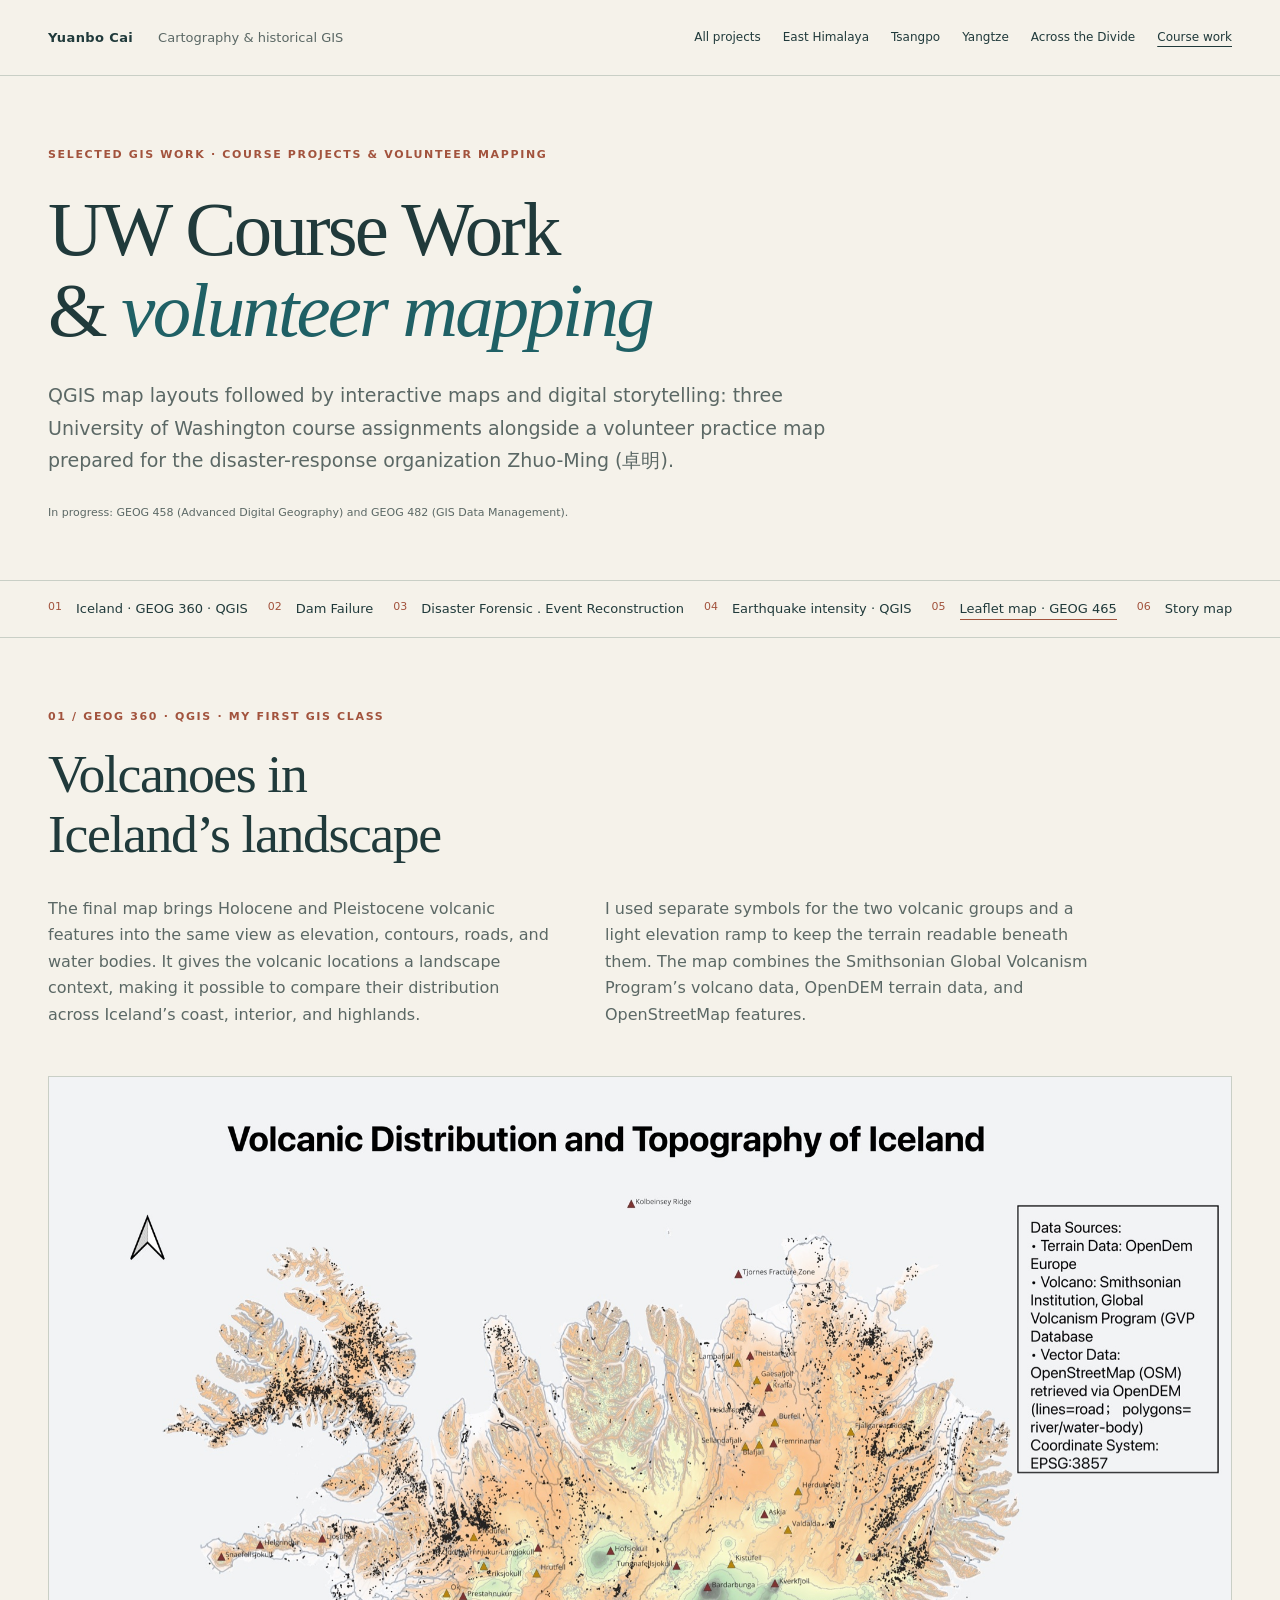
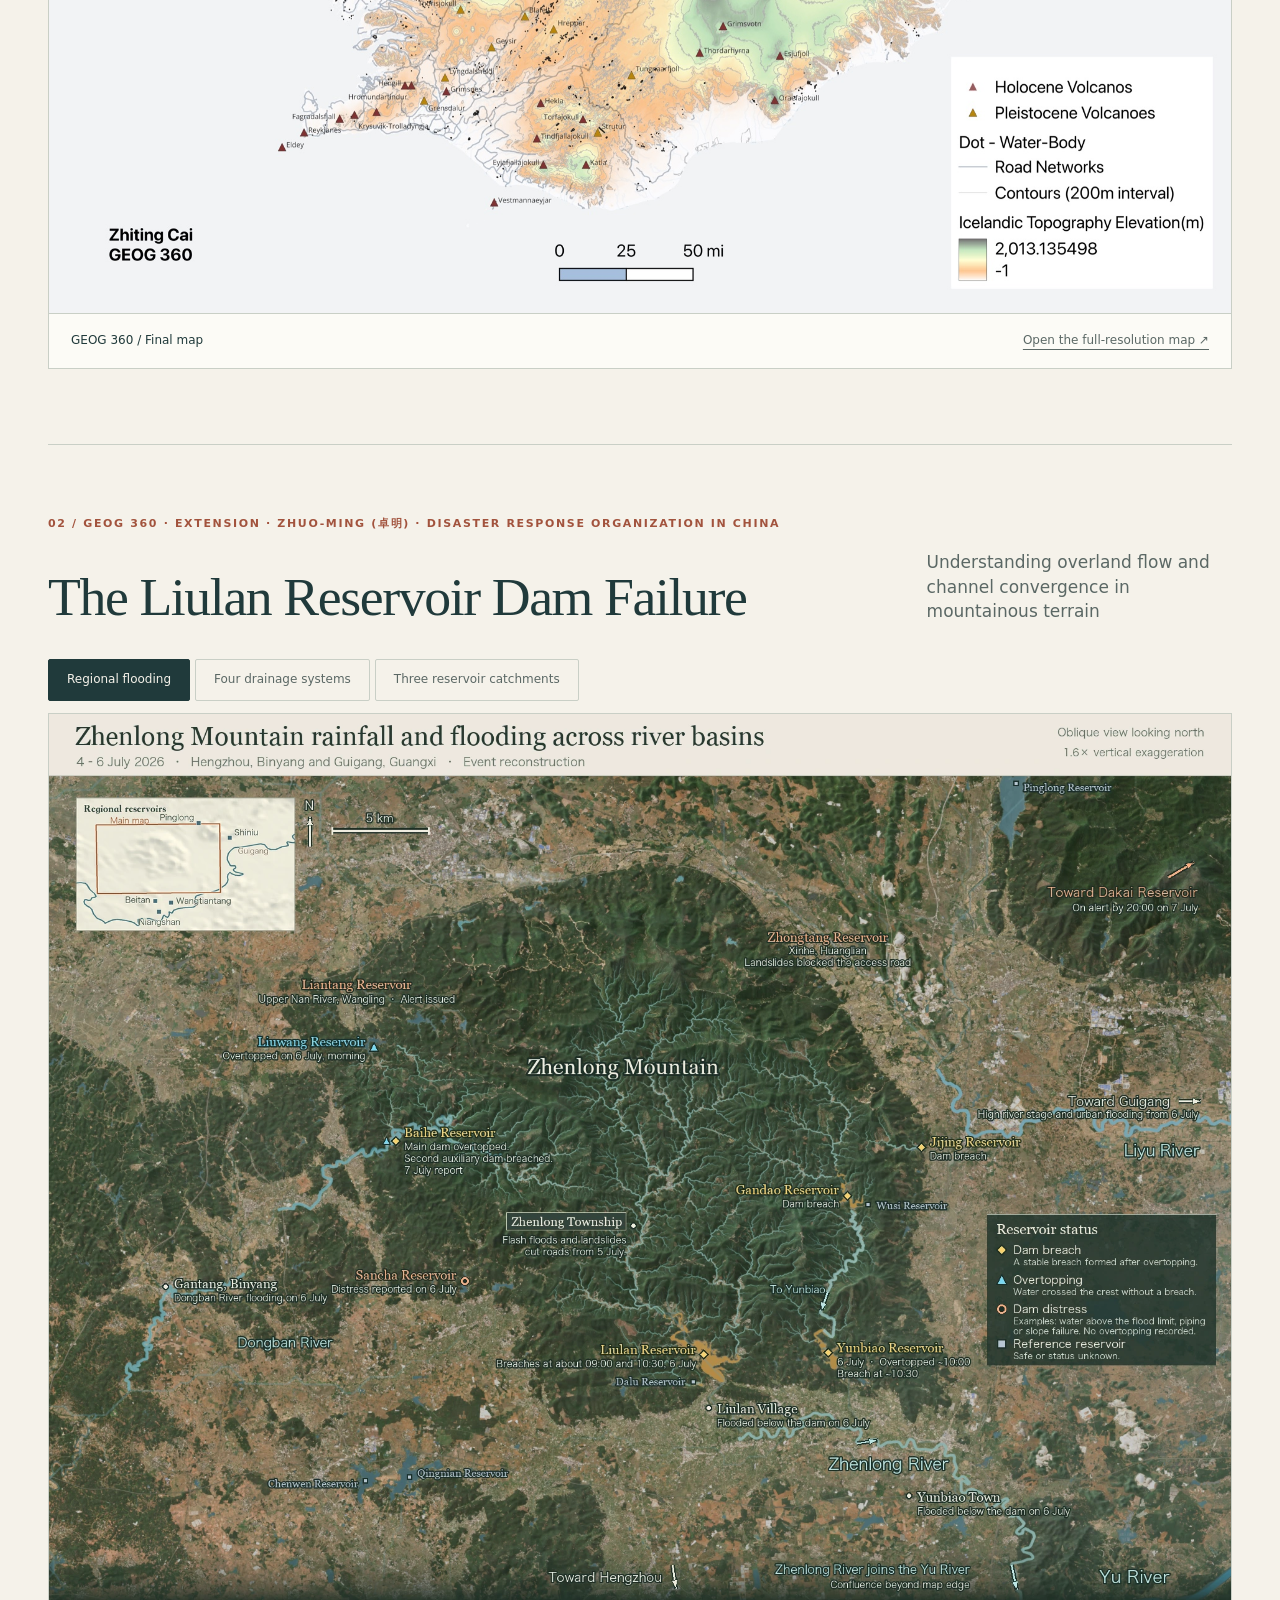
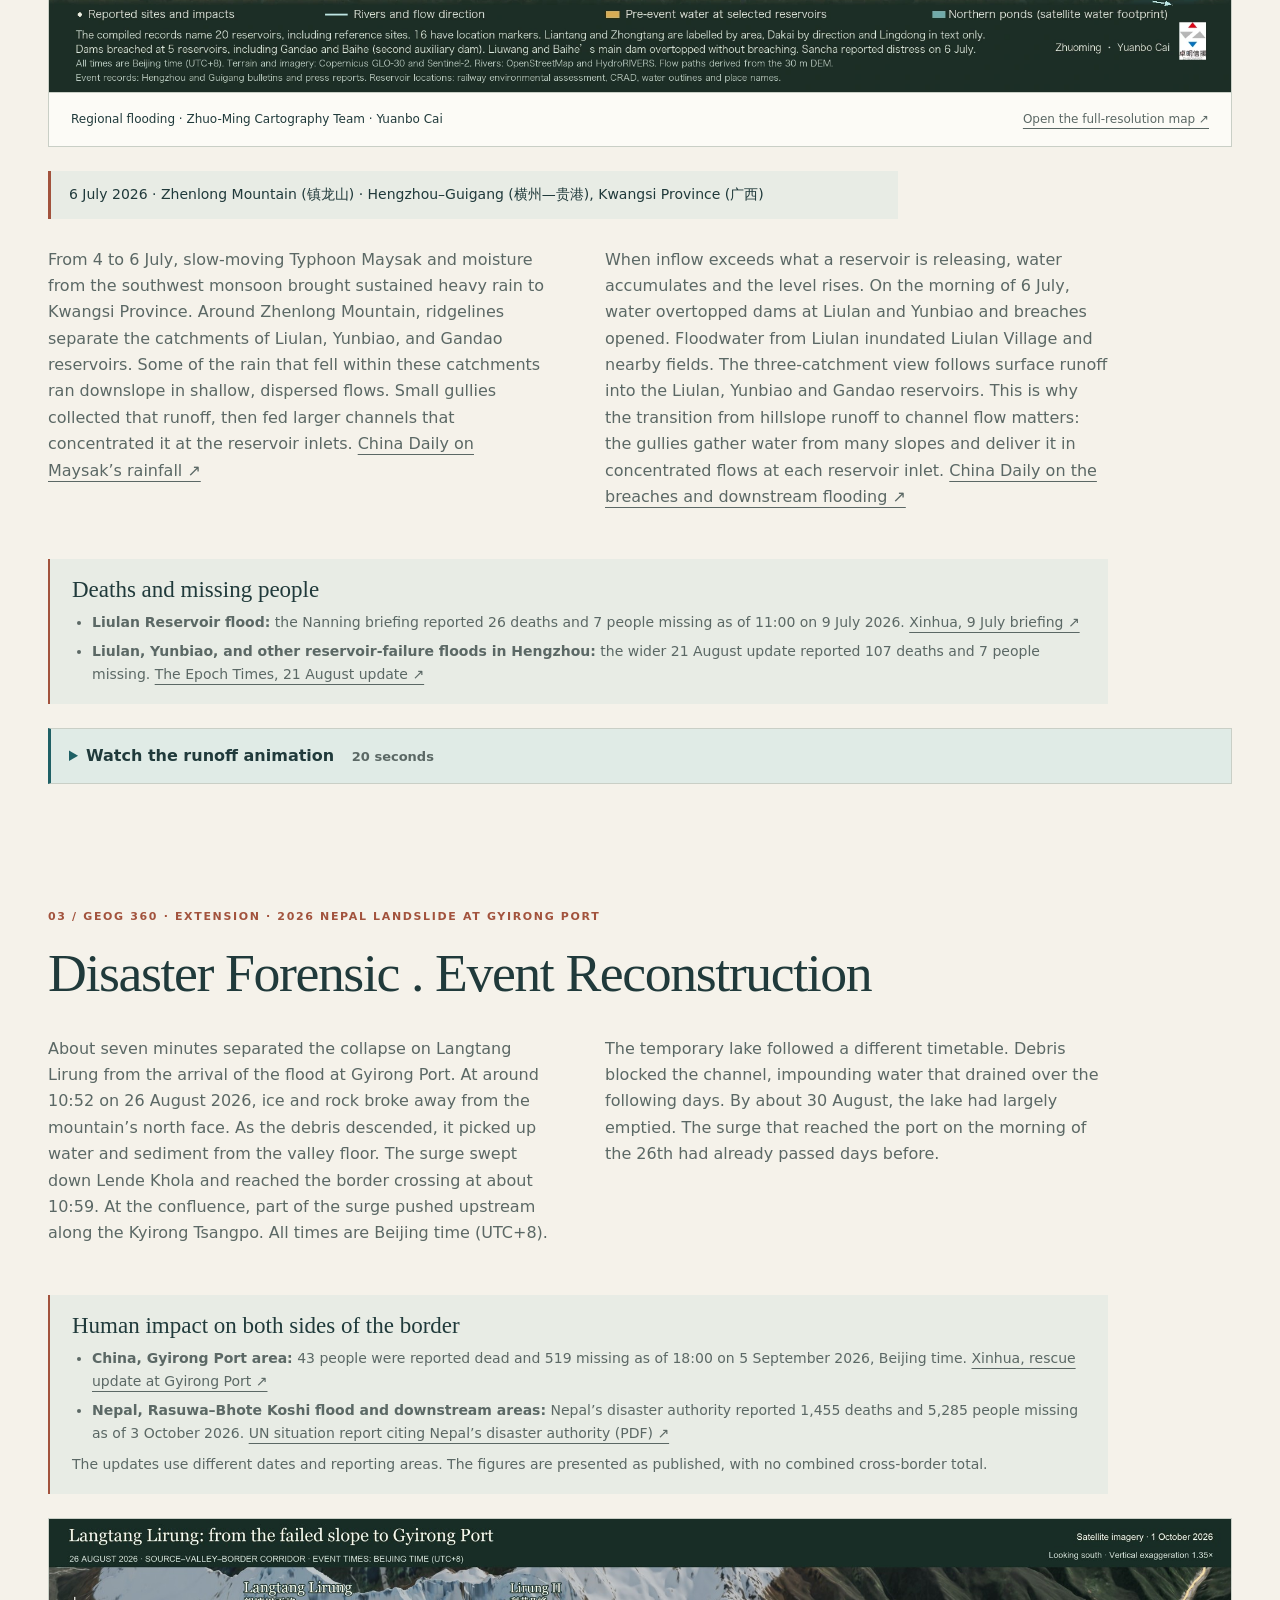
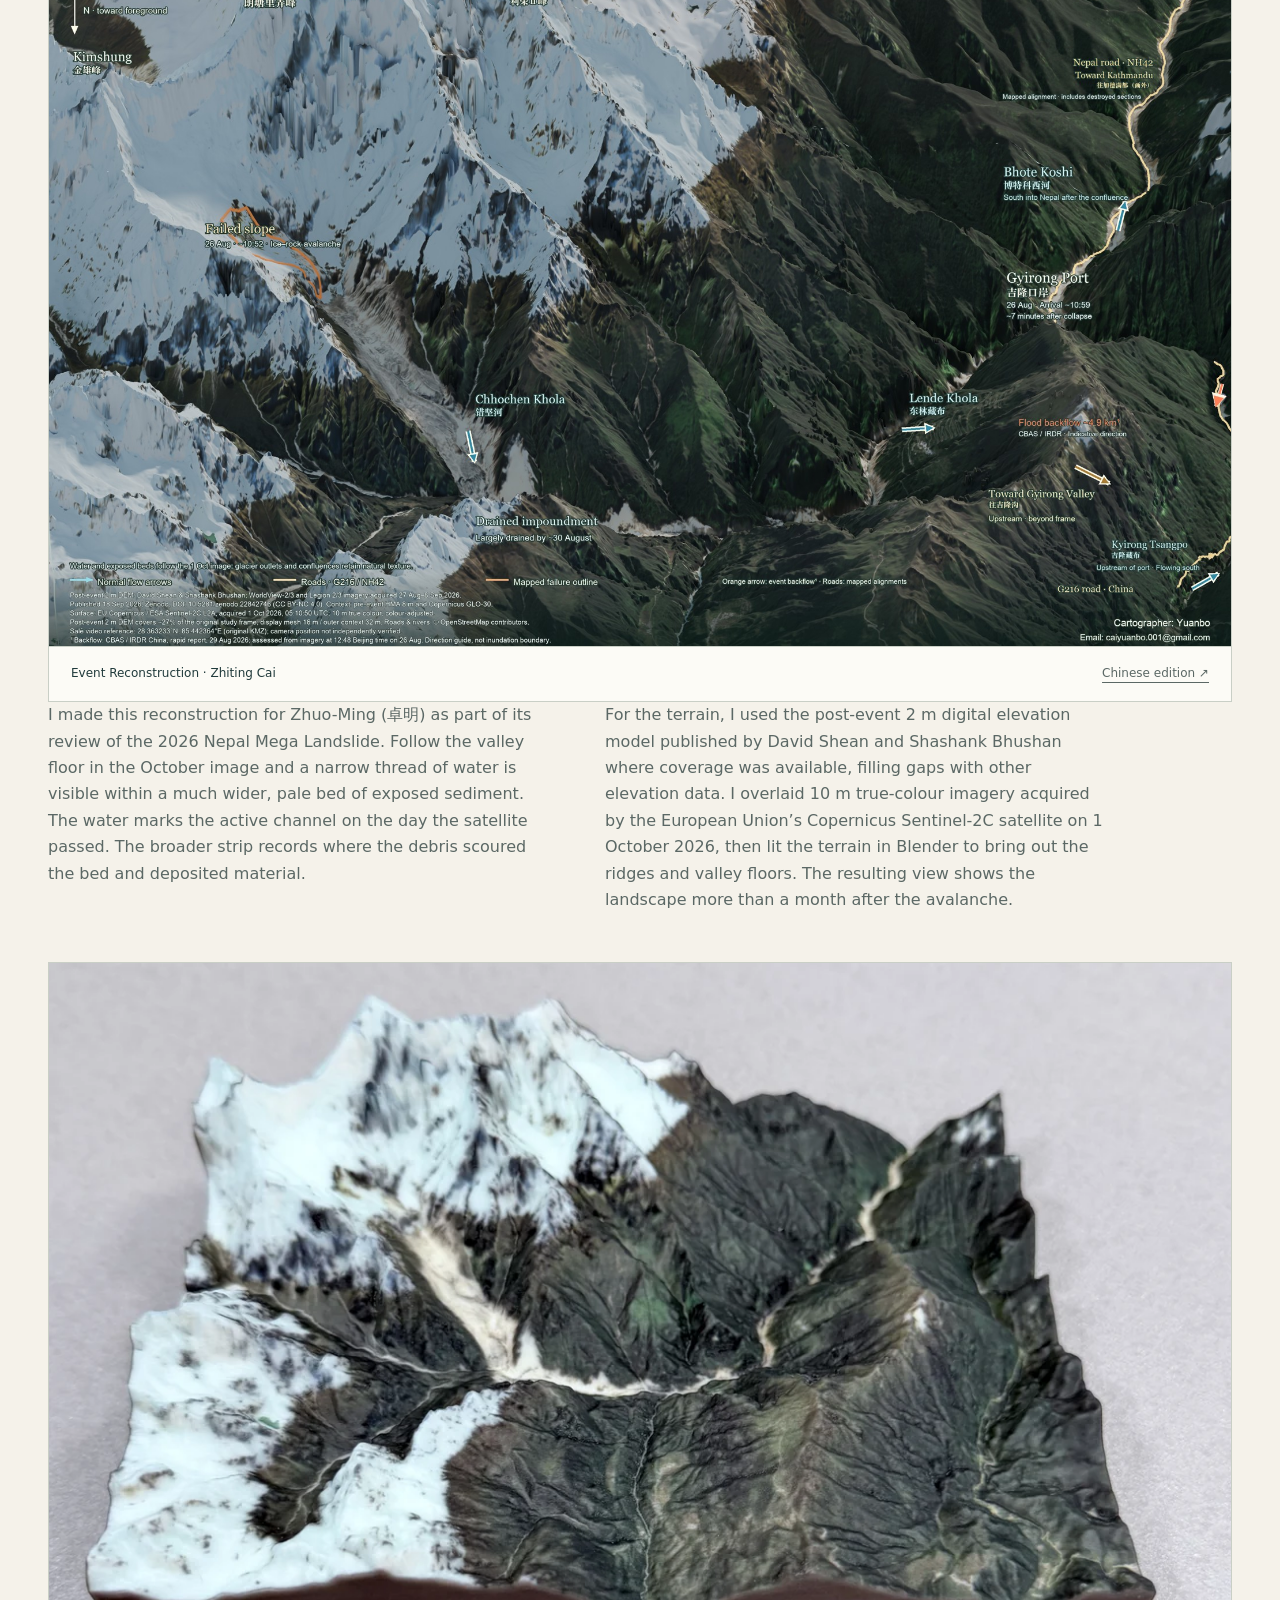
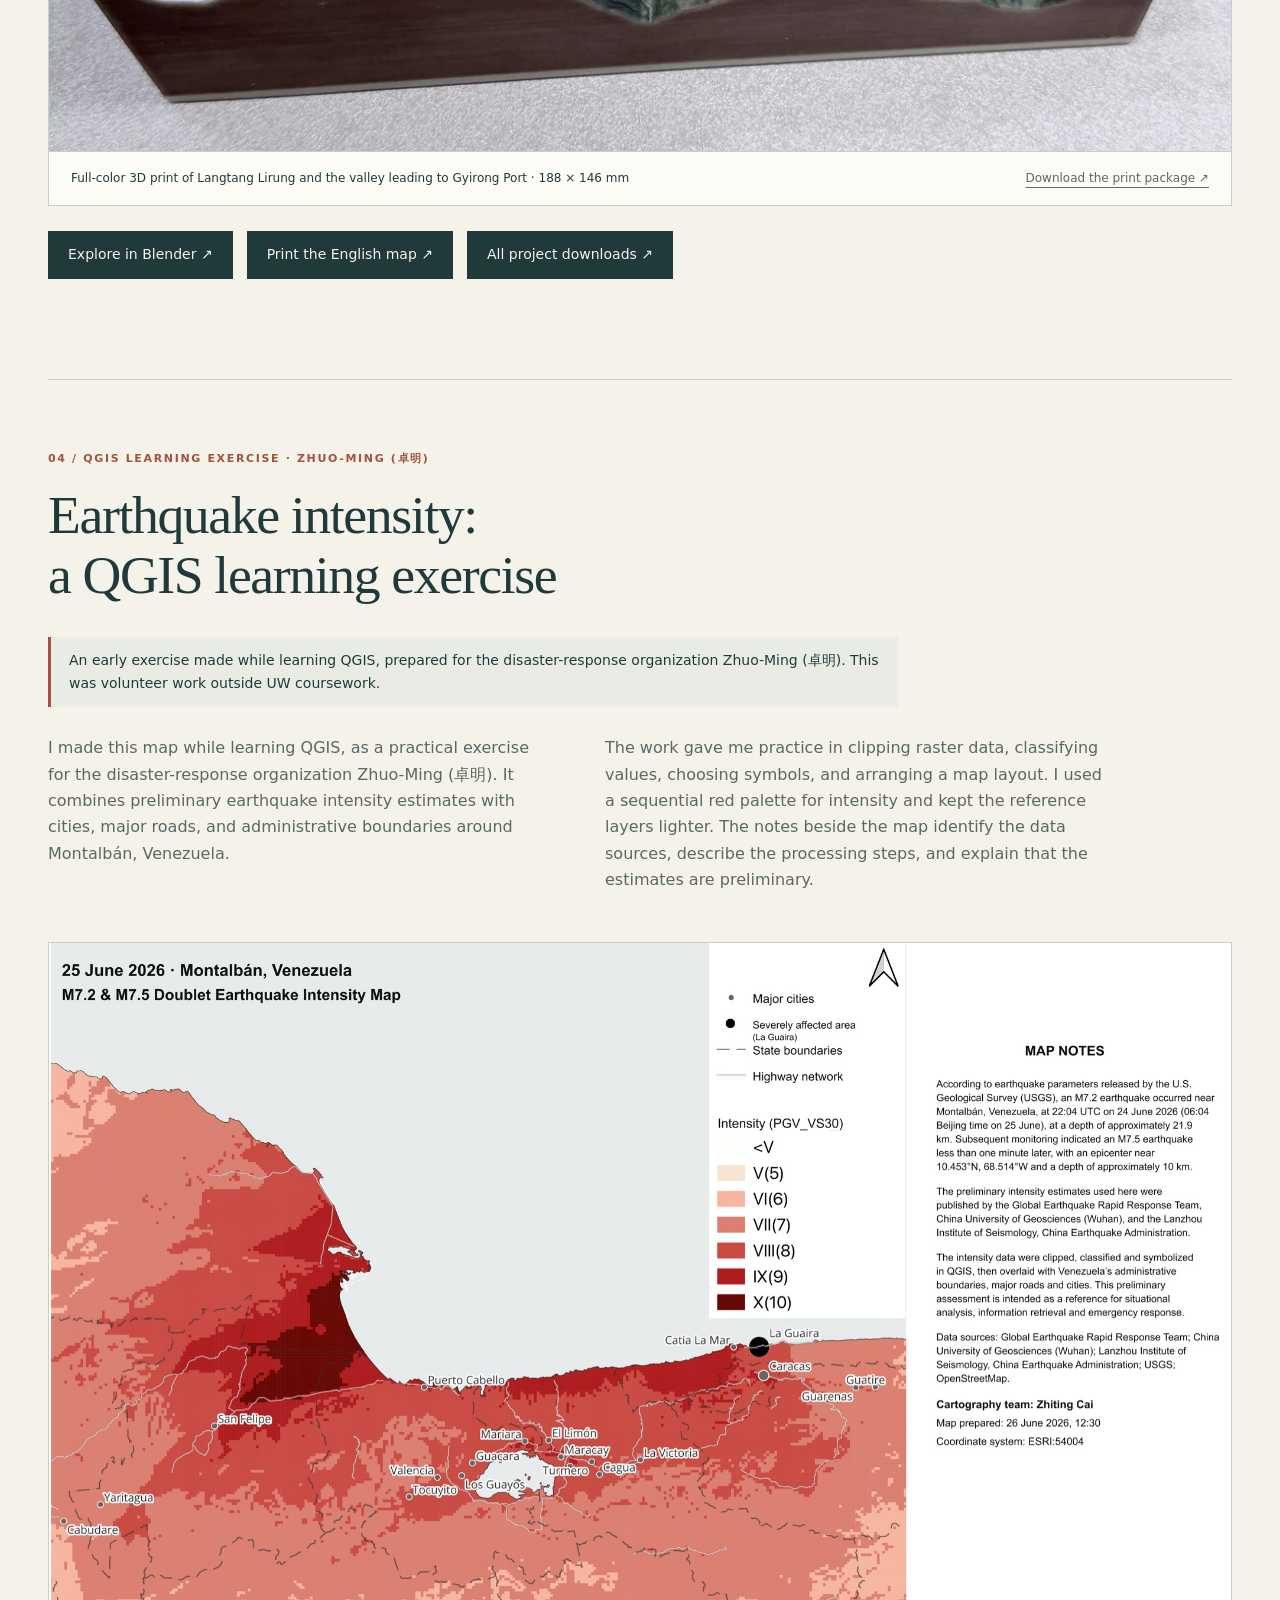
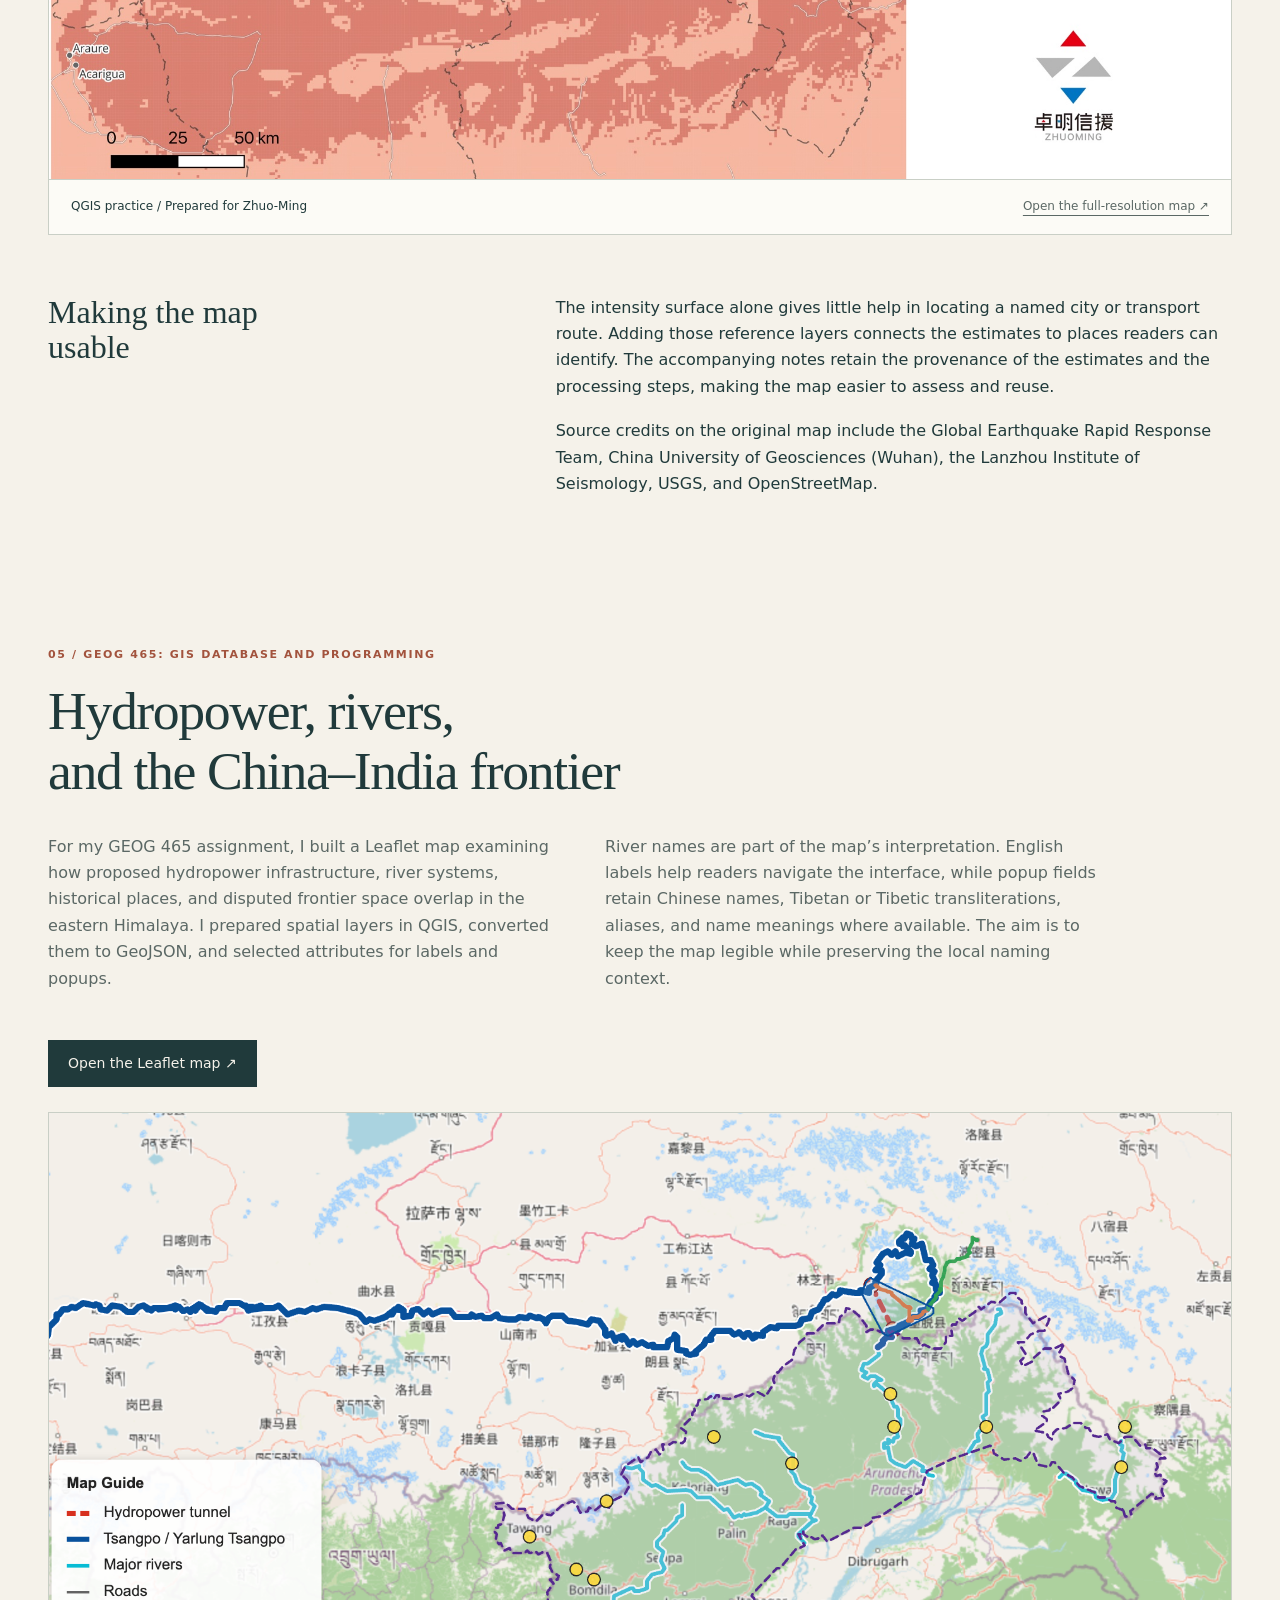
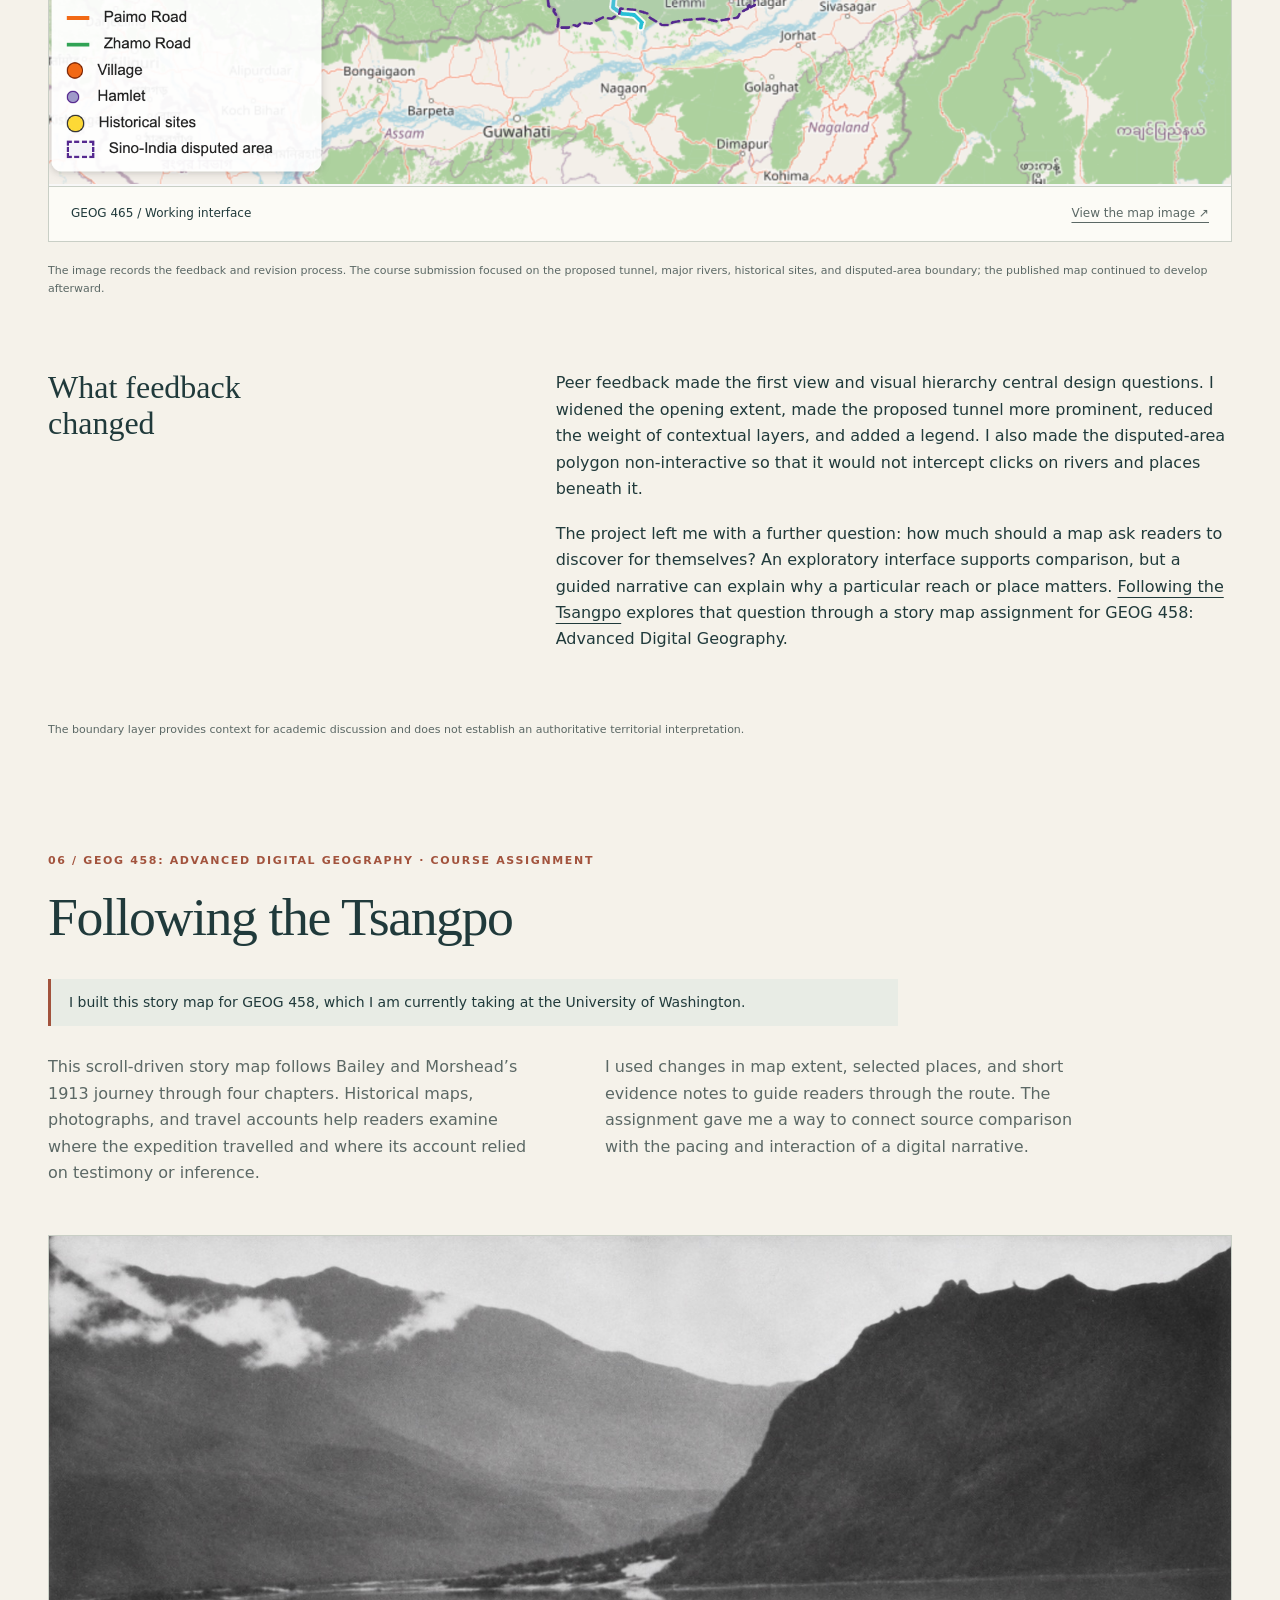
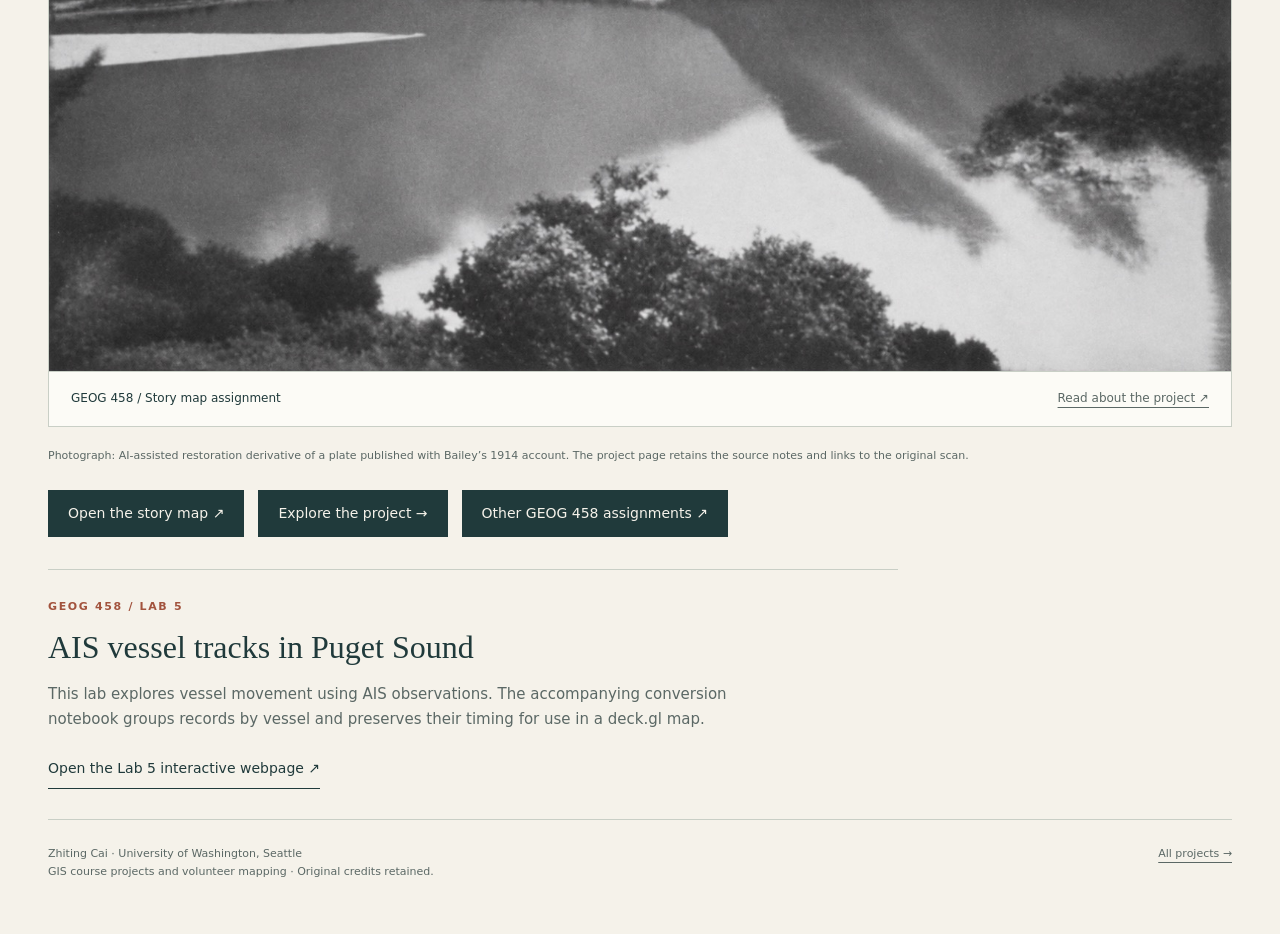
<file: coursework.html>
<!doctype html>
<html lang="en">
<head>
  <meta charset="utf-8">
  <meta name="viewport" content="width=device-width, initial-scale=1">
  <meta name="description" content="UW GIS course work and volunteer mapping by Zhiting Cai: Iceland, the Yarlung Tsangpo, and disaster mapping for Zhuo-Ming in Nepal, Venezuela, and Kwangsi Province.">
  <meta name="theme-color" content="#f5f2ea">
  <title>UW Course Work &amp; Volunteer Mapping · Yuanbo Cai</title>
  <link rel="stylesheet" href="portfolio.css">
  <link rel="stylesheet" href="projects.css?v=20261126-reservoir-views">
  <script src="portfolio.js" defer></script>
</head>
<body>
<a class="skip" href="#main">Skip to the projects</a>
<header class="site-header">
  <a class="wordmark" href="index.html">Yuanbo Cai <span>Cartography &amp; historical GIS</span></a>
  <nav class="project-links" aria-label="Portfolio"><a href="index.html">All projects</a><a href="corridors.html">East Himalaya</a><a href="tsangpo.html">Tsangpo</a><a href="yangtze.html">Yangtze</a><a href="across-the-divide.html">Across the Divide</a><a href="coursework.html" aria-current="page">Course work</a></nav>
</header>
<main id="main">
  <section class="wrap portfolio-masthead">
    <p class="eyebrow">Selected GIS work · Course projects &amp; volunteer mapping</p>
    <h1>UW Course Work<br>&amp; <em>volunteer mapping</em></h1>
    <p class="project-subtitle">QGIS map layouts followed by interactive maps and digital storytelling: three University of Washington course assignments alongside a volunteer practice map prepared for the disaster-response organization Zhuo-Ming (卓明).</p>
    <p class="small-note">In progress: GEOG 458 (Advanced Digital Geography) and GEOG 482 (GIS Data Management).</p>
  </section>
  <nav class="chapter-nav course-chapter-nav" aria-label="Course projects"><div class="wrap"><a href="#iceland">01 <span>Iceland · GEOG 360 · QGIS</span></a><a href="#dam-failure">02 <span>Dam Failure</span></a><a href="#gyirong">03 <span>Disaster Forensic . Event Reconstruction</span></a><a href="#zhuoming">04 <span>Earthquake intensity · QGIS</span></a><a href="#tsangpo-map">05 <span>Leaflet map · GEOG 465</span></a><a href="#story-map">06 <span>Story map · GEOG 458</span></a></div></nav>
  <section class="chapter wrap" id="iceland" aria-labelledby="iceland-title">
    <div class="section-heading"><p class="eyebrow">01 / GEOG 360 · QGIS · My first GIS class</p><h2 id="iceland-title">Volcanoes in<br>Iceland’s landscape</h2></div>
    <div class="section-intro"><p>The final map brings Holocene and Pleistocene volcanic features into the same view as elevation, contours, roads, and water bodies. It gives the volcanic locations a landscape context, making it possible to compare their distribution across Iceland’s coast, interior, and highlands.</p><p>I used separate symbols for the two volcanic groups and a light elevation ramp to keep the terrain readable beneath them. The map combines the Smithsonian Global Volcanism Program’s volcano data, OpenDEM terrain data, and OpenStreetMap features.</p></div>
    <figure class="map-figure"><a href="assets/coursework/iceland-volcanoes-original.png" data-lightbox data-caption="Volcanic Distribution and Topography of Iceland · GEOG 360 · Zhiting Cai" aria-label="Enlarge the Iceland volcano map"><img src="assets/coursework/iceland-volcanoes.jpg" width="2000" height="1414" alt="A map of Iceland showing Holocene and Pleistocene volcanic features over elevation shading, contours, roads, and water bodies." loading="lazy"></a><figcaption><span>GEOG 360 / Final map</span><a href="assets/coursework/iceland-volcanoes-original.png">Open the full-resolution map ↗</a></figcaption></figure>
  </section>
  <section class="chapter wrap volunteer-project" id="dam-failure" aria-labelledby="dam-failure-title">
    <div class="section-heading dam-project-heading">
      <p class="eyebrow">02 / GEOG 360 · Extension · Zhuo-Ming (卓明) · disaster response organization in China</p>
      <h2 id="dam-failure-title">The Liulan Reservoir Dam Failure</h2>
      <p class="dam-project-focus">Understanding overland flow and channel convergence in mountainous terrain</p>
    </div>
    <div class="liulan-map-views" data-switcher>
      <div class="view-controls" role="group" aria-label="Choose a reservoir map">
        <button type="button" data-view="regional" aria-controls="liulan-regional" aria-pressed="true">Regional flooding</button>
        <button type="button" data-view="drainage" aria-controls="liulan-drainage" aria-pressed="false">Four drainage systems</button>
        <button type="button" data-view="catchments" aria-controls="liulan-catchments" aria-pressed="false">Three reservoir catchments</button>
      </div>
      <figure class="map-figure" id="liulan-regional" data-panel="regional">
        <a href="assets/coursework/liulan/zhenlong-regional-flooding-en.png" data-lightbox data-caption="Zhenlong Mountain rainfall and flooding across river basins · Zhuo-Ming Cartography Team · Yuanbo Cai" aria-label="Enlarge the regional flood map">
          <img class="full-map" src="assets/coursework/liulan/zhenlong-regional-flooding-en.webp" width="1900" height="1572" loading="lazy" alt="Regional flood map of Zhenlong Mountain, Guangxi, showing reservoir breaches and overtopping, river channels, nearby towns and a locator map.">
        </a>
        <figcaption><span>Regional flooding · Zhuo-Ming Cartography Team · Yuanbo Cai</span><a href="assets/coursework/liulan/zhenlong-regional-flooding-en.png">Open the full-resolution map ↗</a></figcaption>
      </figure>
      <figure class="map-figure" id="liulan-drainage" data-panel="drainage">
        <a href="assets/coursework/liulan/zhenlong-four-drainage-systems-en.png" data-lightbox data-caption="Four drainage systems around Zhenlong Mountain · Hillslope runoff and channel flow" aria-label="Enlarge the map of the four drainage systems">
          <img class="full-map" src="assets/coursework/liulan/zhenlong-four-drainage-systems-en.webp" width="1680" height="1536" loading="lazy" alt="Satellite map of the Zhenlong, Shidiao, Huanglian–Liyu and Qingshui drainage systems. White lines trace the divides. On opposite sides of the central ridge, arrows lead toward different river networks.">
        </a>
        <figcaption><span>Fine arrows trace likely runoff paths from hillslopes into gullies, derived from a 30 m elevation model. Gold marks the pre-flood water surfaces at four reservoirs where breaches were recorded.</span><a href="assets/coursework/liulan/zhenlong-four-drainage-systems-en.png">Open the full-resolution map ↗</a></figcaption>
      </figure>
      <figure class="map-figure" id="liulan-catchments" data-panel="catchments">
        <a href="assets/coursework/liulan/liulan-dam-failure-en-400dpi.png" data-lightbox data-caption="Liulan Reservoir Dam Failure · 6 July 2026 · Zhuo-Ming Cartography Team" aria-label="Enlarge the Liulan Reservoir Dam Failure map">
          <img src="assets/coursework/liulan/liulan-dam-failure-en.jpg" width="1620" height="1330" loading="lazy" alt="Oblique terrain map of Zhenlong Mountain showing hillslope runoff and channels feeding the Liulan, Yunbiao, and Gandao reservoirs, with nearby settlements and a locator map.">
        </a>
        <figcaption><span>Event reconstruction · Zhuo-Ming Cartography Team · Yuanbo</span><a href="assets/coursework/liulan/liulan-dam-failure-en-400dpi.png">Open the 400 dpi map ↗</a></figcaption>
      </figure>
    </div>
    <p class="project-context">6 July 2026 · Zhenlong Mountain (镇龙山) · Hengzhou–Guigang (横州—贵港), Kwangsi Province (广西)</p>
    <div class="section-intro">
      <p>From 4 to 6 July, slow-moving Typhoon Maysak and moisture from the southwest monsoon brought sustained heavy rain to Kwangsi Province. Around Zhenlong Mountain, ridgelines separate the catchments of Liulan, Yunbiao, and Gandao reservoirs. Some of the rain that fell within these catchments ran downslope in shallow, dispersed flows. Small gullies collected that runoff, then fed larger channels that concentrated it at the reservoir inlets. <a href="https://www.chinadaily.com.cn/a/202607/07/WS6a4c2949a310986e2b463cad.html" hreflang="en">China Daily on Maysak’s rainfall ↗</a></p>
      <p>When inflow exceeds what a reservoir is releasing, water accumulates and the level rises. On the morning of 6 July, water overtopped dams at Liulan and Yunbiao and breaches opened. Floodwater from Liulan inundated Liulan Village and nearby fields. The three-catchment view follows surface runoff into the Liulan, Yunbiao and Gandao reservoirs. This is why the transition from hillslope runoff to channel flow matters: the gullies gather water from many slopes and deliver it in concentrated flows at each reservoir inlet. <a href="https://global.chinadaily.com.cn/a/202607/09/WS6a4f8291a310986e2b46471b.html" hreflang="en">China Daily on the breaches and downstream flooding ↗</a></p>
    </div>
    <div class="impact-note">
      <h3>Deaths and missing people</h3>
      <ul>
        <li><strong>Liulan Reservoir flood:</strong> the Nanning briefing reported 26 deaths and 7 people missing as of 11:00 on 9 July 2026. <a href="https://english.news.cn/20260709/eb653ef5c96a49fb967d161b1338cd0e/c.html" hreflang="en">Xinhua, 9 July briefing ↗</a></li>
        <li><strong>Liulan, Yunbiao, and other reservoir-failure floods in Hengzhou:</strong> the wider 21 August update reported 107 deaths and 7 people missing. <a href="https://cmsapi.theepochtimes.com/china/china-raises-typhoon-maysak-death-toll-to-159-six-weeks-after-guangxi-floods-6078197" hreflang="en">The Epoch Times, 21 August update ↗</a></li>
      </ul>
    </div>
    <details class="project-animation" data-pause-on-close>
      <summary>Watch the runoff animation <span>20 seconds</span></summary>
      <p id="runoff-video-description">Follow dispersed runoff as it joins the gullies and reaches each reservoir. Water keeps moving through channels after the rain stops. The paths come from a 30 m elevation model. Travel timing, line widths and rising reservoir gauges are schematic.</p>
      <video controls playsinline preload="none" width="1440" height="1080" poster="assets/coursework/liulan/zhenlong-runoff-poster.jpg" aria-label="Zhenlong Mountain runoff animation" aria-describedby="runoff-video-description">
        <source src="assets/coursework/liulan/zhenlong-runoff-en.mp4" type="video/mp4">
      </video>
      <p class="small-note"><a href="assets/coursework/liulan/zhenlong-runoff-en.mp4">Open the MP4 ↗</a></p>
    </details>
  </section>
  <section class="chapter wrap" id="gyirong" aria-labelledby="gyirong-title">
    <div class="section-heading"><p class="eyebrow">03 / GEOG 360 · Extension · 2026 Nepal landslide at Gyirong Port</p><h2 id="gyirong-title">Disaster Forensic . Event Reconstruction</h2></div>
    <div class="section-intro">
      <p>About seven minutes separated the collapse on Langtang Lirung from the arrival of the flood at Gyirong Port. At around 10:52 on 26 August 2026, ice and rock broke away from the mountain’s north face. As the debris descended, it picked up water and sediment from the valley floor. The surge swept down Lende Khola and reached the border crossing at about 10:59. At the confluence, part of the surge pushed upstream along the Kyirong Tsangpo. All times are Beijing time (UTC+8).</p>
      <p>The temporary lake followed a different timetable. Debris blocked the channel, impounding water that drained over the following days. By about 30 August, the lake had largely emptied. The surge that reached the port on the morning of the 26th had already passed days before.</p>
    </div>
    <div class="impact-note">
      <h3>Human impact on both sides of the border</h3>
      <ul>
        <li><strong>China, Gyirong Port area:</strong> 43 people were reported dead and 519 missing as of 18:00 on 5 September 2026, Beijing time. <a href="https://english.news.cn/20260909/ed88ca02ab5441e58e28e7d011afe708/c.html" hreflang="en">Xinhua, rescue update at Gyirong Port ↗</a></li>
        <li><strong>Nepal, Rasuwa–Bhote Koshi flood and downstream areas:</strong> Nepal’s disaster authority reported 1,455 deaths and 5,285 people missing as of 3 October 2026. <a href="https://nepal.un.org/sites/default/files/2026-10/Nepal%20Rasuwa-Bhotekoshi%20Flood%20Situation%20Report%20No.11_20261012_0.pdf">UN situation report citing Nepal’s disaster authority (PDF) ↗</a></li>
      </ul>
      <p>The updates use different dates and reporting areas. The figures are presented as published, with no combined cross-border total.</p>
    </div>
    <figure class="map-figure" id="langtang-lirung-map"><a href="https://github.com/yuanbocai-hub/mapping-portfolio/releases/download/geog360-gyirong-2026/Gyirong_satellite_print_Oct01_final_EN_400dpi.png"><img src="assets/coursework/gyirong/event-map.jpg" alt="Bilingual terrain map tracing the landslide from Langtang Lirung to Gyirong Port." loading="lazy"></a><figcaption><span>Event Reconstruction · Zhiting Cai</span><a href="https://github.com/yuanbocai-hub/mapping-portfolio/releases/download/geog360-gyirong-2026/Gyirong_satellite_print_Oct01_final_400dpi.png">Chinese edition ↗</a></figcaption></figure>
    <div class="section-intro">
      <p>I made this reconstruction for Zhuo-Ming (卓明) as part of its review of the 2026 Nepal Mega Landslide. Follow the valley floor in the October image and a narrow thread of water is visible within a much wider, pale bed of exposed sediment. The water marks the active channel on the day the satellite passed. The broader strip records where the debris scoured the bed and deposited material.</p>
      <p>For the terrain, I used the post-event 2 m digital elevation model published by David Shean and Shashank Bhushan where coverage was available, filling gaps with other elevation data. I overlaid 10 m true-colour imagery acquired by the European Union’s Copernicus Sentinel-2C satellite on 1 October 2026, then lit the terrain in Blender to bring out the ridges and valley floors. The resulting view shows the landscape more than a month after the avalanche.</p>
    </div>
    <figure class="map-figure" id="gyirong-3d-print">
      <a href="assets/coursework/gyirong/gyirong-full-color-3d-print.jpg" data-lightbox data-caption="Full-color 3D print of Langtang Lirung and the valley leading to Gyirong Port · 188 × 146 mm" aria-label="Enlarge the photograph of the printed terrain model">
        <img src="assets/featured/langtang-printed-relief.webp" width="1200" height="800" loading="lazy" alt="Photograph of the printed terrain model. Snow-covered peaks rise on the left, and a pale channel winds between forested ridges toward Gyirong Port on the right.">
      </a>
      <figcaption><span>Full-color 3D print of Langtang Lirung and the valley leading to Gyirong Port · 188 × 146 mm</span><a href="https://github.com/yuanbocai-hub/mapping-portfolio/releases/download/geog360-gyirong-2026/Gyirong_188x146mm_FINAL_PRINT_SHOP.zip">Download the print package ↗</a></figcaption></figure>
    <div class="project-actions"><a href="https://github.com/yuanbocai-hub/mapping-portfolio/releases/download/geog360-gyirong-2026/Gyirong_EN_3D_view.blend">Explore in Blender ↗</a><a href="https://github.com/yuanbocai-hub/mapping-portfolio/releases/download/geog360-gyirong-2026/Gyirong_satellite_print_Oct01_final_EN_print_sRGB_20MB.jpg">Print the English map ↗</a><a href="https://github.com/yuanbocai-hub/mapping-portfolio/releases/tag/geog360-gyirong-2026">All project downloads ↗</a></div>
  </section>
  <section class="chapter wrap volunteer-project" id="zhuoming" aria-labelledby="zhuoming-title">
    <div class="section-heading"><p class="eyebrow">04 / QGIS learning exercise · Zhuo-Ming (卓明)</p><h2 id="zhuoming-title">Earthquake intensity:<br>a QGIS learning exercise</h2></div>
    <p class="project-context">An early exercise made while learning QGIS, prepared for the disaster-response organization Zhuo-Ming (卓明). This was volunteer work outside UW coursework.</p>
    <div class="section-intro"><p>I made this map while learning QGIS, as a practical exercise for the disaster-response organization Zhuo-Ming (卓明). It combines preliminary earthquake intensity estimates with cities, major roads, and administrative boundaries around Montalbán, Venezuela.</p><p>The work gave me practice in clipping raster data, classifying values, choosing symbols, and arranging a map layout. I used a sequential red palette for intensity and kept the reference layers lighter. The notes beside the map identify the data sources, describe the processing steps, and explain that the estimates are preliminary.</p></div>
    <figure class="map-figure"><a href="assets/coursework/venezuela-intensity-original.png" data-lightbox data-caption="Montalbán, Venezuela · Earthquake intensity map · Cartography: Zhiting Cai · QGIS learning exercise prepared for Zhuo-Ming (卓明), outside UW coursework." aria-label="Enlarge the Zhuo-Ming earthquake intensity map"><img src="assets/coursework/venezuela-intensity.jpg" width="2000" height="1414" alt="An earthquake intensity map around Montalbán, Venezuela, with red intensity classes, cities, roads, explanatory notes, and the Zhuo-Ming logo." loading="lazy"></a><figcaption><span>QGIS practice / Prepared for Zhuo-Ming</span><a href="assets/coursework/venezuela-intensity-original.png">Open the full-resolution map ↗</a></figcaption></figure>
    <div class="reading-grid"><h3>Making the map<br>usable</h3><div class="prose"><p>The intensity surface alone gives little help in locating a named city or transport route. Adding those reference layers connects the estimates to places readers can identify. The accompanying notes retain the provenance of the estimates and the processing steps, making the map easier to assess and reuse.</p><p>Source credits on the original map include the Global Earthquake Rapid Response Team, China University of Geosciences (Wuhan), the Lanzhou Institute of Seismology, USGS, and OpenStreetMap.</p></div></div>
  </section>
  <section class="chapter wrap" id="tsangpo-map" aria-labelledby="tsangpo-title">
    <div class="section-heading"><p class="eyebrow">05 / GEOG 465: GIS Database and Programming</p><h2 id="tsangpo-title">Hydropower, rivers,<br>and the China–India frontier</h2></div>
    <div class="section-intro"><p>For my GEOG 465 assignment, I built a Leaflet map examining how proposed hydropower infrastructure, river systems, historical places, and disputed frontier space overlap in the eastern Himalaya. I prepared spatial layers in QGIS, converted them to GeoJSON, and selected attributes for labels and popups.</p><p>River names are part of the map’s interpretation. English labels help readers navigate the interface, while popup fields retain Chinese names, Tibetan or Tibetic transliterations, aliases, and name meanings where available. The aim is to keep the map legible while preserving the local naming context.</p></div>
    <div class="project-actions"><a href="https://yuanbocai-hub.github.io/riverscape_tsangpo/">Open the Leaflet map ↗</a></div>
    <figure class="map-figure"><a href="assets/coursework/tsangpo-working-map.png" data-lightbox data-caption="Working map during feedback and revision · GEOG 465. Some displayed layers were added after the course submission." aria-label="Enlarge the Tsangpo working map"><img src="assets/coursework/tsangpo-working-map.png" width="1874" height="1066" alt="A working Leaflet map of the Tsangpo region showing rivers, hydropower infrastructure, historical sites, roads, and a disputed-area outline." loading="lazy"></a><figcaption><span>GEOG 465 / Working interface</span><a href="assets/coursework/tsangpo-working-map.png">View the map image ↗</a></figcaption></figure>
    <p class="small-note">The image records the feedback and revision process. The course submission focused on the proposed tunnel, major rivers, historical sites, and disputed-area boundary; the published map continued to develop afterward.</p>
    <div class="reading-grid"><h3>What feedback<br>changed</h3><div class="prose"><p>Peer feedback made the first view and visual hierarchy central design questions. I widened the opening extent, made the proposed tunnel more prominent, reduced the weight of contextual layers, and added a legend. I also made the disputed-area polygon non-interactive so that it would not intercept clicks on rivers and places beneath it.</p><p>The project left me with a further question: how much should a map ask readers to discover for themselves? An exploratory interface supports comparison, but a guided narrative can explain why a particular reach or place matters. <a href="tsangpo.html">Following the Tsangpo</a> explores that question through a story map assignment for GEOG 458: Advanced Digital Geography.</p></div></div>
    <p class="small-note">The boundary layer provides context for academic discussion and does not establish an authoritative territorial interpretation.</p>
  </section>
  <section class="chapter wrap" id="story-map" aria-labelledby="story-title">
    <div class="section-heading"><p class="eyebrow">06 / GEOG 458: Advanced Digital Geography · Course assignment</p><h2 id="story-title">Following the Tsangpo</h2></div>
    <p class="project-context">I built this story map for GEOG 458, which I am currently taking at the University of Washington.</p>
    <div class="section-intro"><p>This scroll-driven story map follows Bailey and Morshead’s 1913 journey through four chapters. Historical maps, photographs, and travel accounts help readers examine where the expedition travelled and where its account relied on testimony or inference.</p><p>I used changes in map extent, selected places, and short evidence notes to guide readers through the route. The assignment gave me a way to connect source comparison with the pacing and interaction of a digital narrative.</p></div>
    <figure class="map-figure"><a href="tsangpo.html"><img src="assets/tibet/pe-ferry.jpg" alt="A restored historical photograph of the Tsangpo at the ferry at Pe, used in the Following the Tsangpo story map." loading="lazy"></a><figcaption><span>GEOG 458 / Story map assignment</span><a href="tsangpo.html">Read about the project ↗</a></figcaption></figure>
    <p class="small-note">Photograph: AI-assisted restoration derivative of a plate published with Bailey’s 1914 account. The project page retains the source notes and links to the original scan.</p>
    <div class="project-actions"><a href="https://yuanbocai-hub.github.io/geog458-labs/lab7/">Open the story map ↗</a><a href="tsangpo.html">Explore the project →</a><a href="https://github.com/yuanbocai-hub/geog458-labs">Other GEOG 458 assignments ↗</a></div>
    <div class="course-lab-link"><p class="eyebrow">GEOG 458 / Lab 5</p><h3>AIS vessel tracks in Puget Sound</h3><p>This lab explores vessel movement using AIS observations. The accompanying conversion notebook groups records by vessel and preserves their timing for use in a deck.gl map.</p><a class="text-link" href="https://yuanbocai-hub.github.io/geog458-labs/lab5/">Open the Lab 5 interactive webpage ↗</a></div>
  </section>
</main>
<footer class="wrap"><p>Zhiting Cai · University of Washington, Seattle<br>GIS course projects and volunteer mapping · Original credits retained.</p><a href="index.html">All projects →</a></footer>
<dialog id="image-dialog" aria-labelledby="image-caption"><div class="lightbox-toolbar"><p id="image-caption"></p><div><a id="image-original" href="#">Open image file ↗</a><button type="button" id="close-image" aria-label="Close image">Close ×</button></div></div><div class="lightbox-stage"><img id="lightbox-image" alt=""></div><p class="lightbox-help">Click the image to switch between fit and full size. Press Esc to close.</p></dialog>
</body>
</html>
</file>
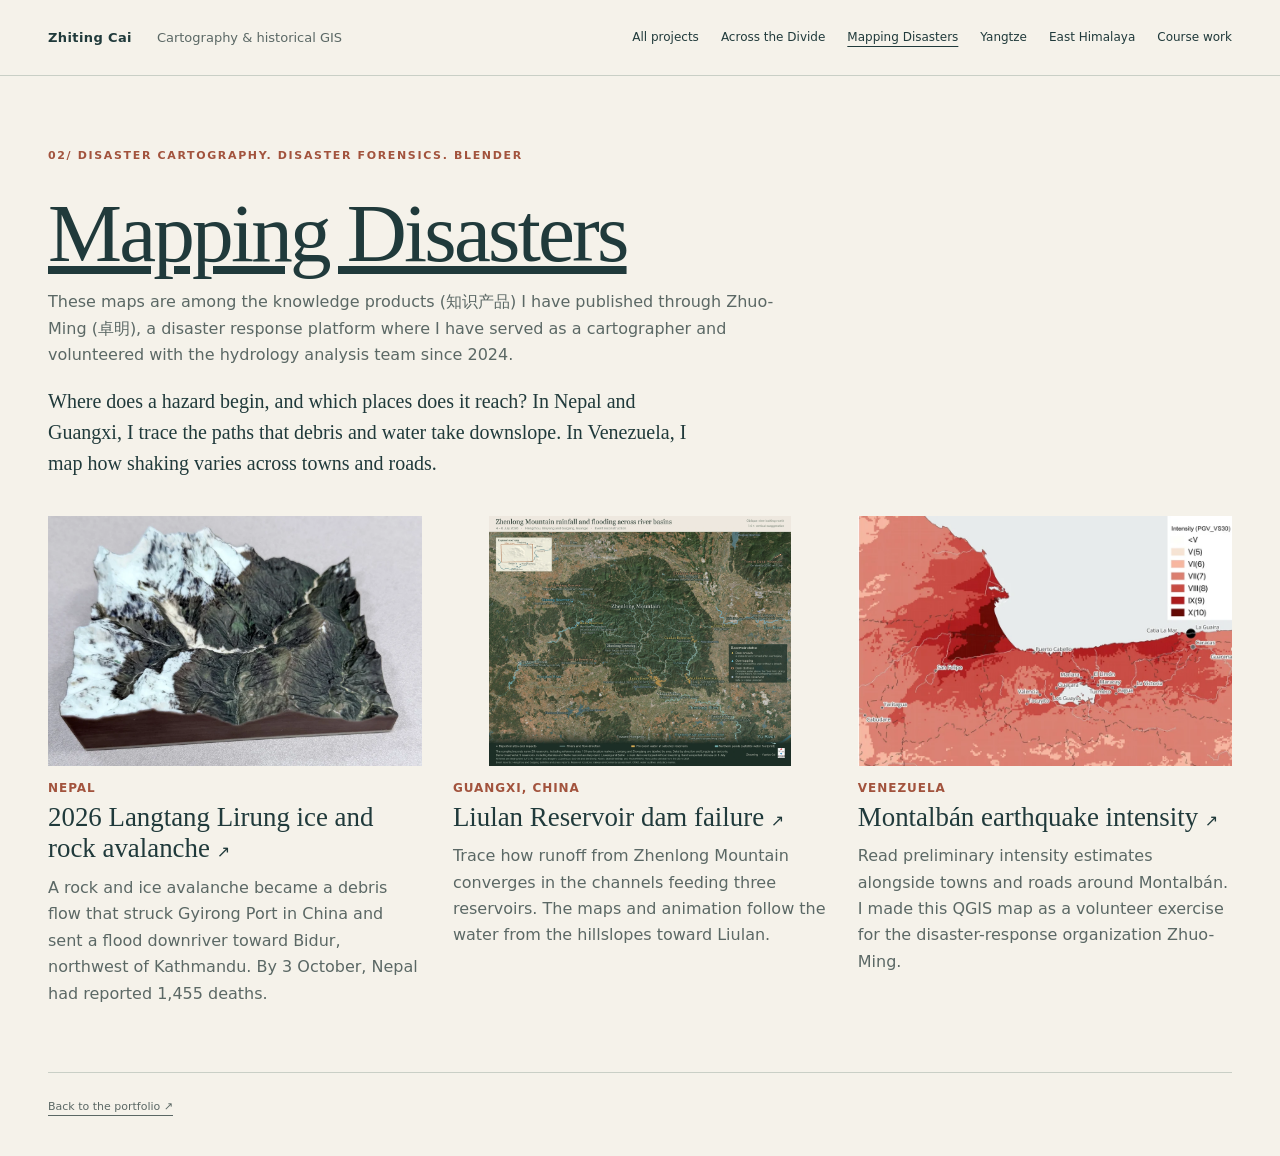
<file: mapping-disasters.html>
<!doctype html>
<html lang="en"><head><meta charset="utf-8"><meta name="viewport" content="width=device-width, initial-scale=1">
<title>Mapping Disasters · Zhiting Cai</title>
<meta name="description" content="Maps and terrain models of the Langtang Lirung avalanche, the Liulan Reservoir dam failure and earthquake intensity near Montalbán.">
<link rel="stylesheet" href="portfolio.css"><link rel="stylesheet" href="projects.css"><link rel="stylesheet" href="landing.css?v=20261126-disaster-byline"></head>
<body class="disaster-collection"><a class="skip" href="#main">Skip to cases</a><header class="site-header"><a class="wordmark" href="index.html">Zhiting Cai <span>Cartography &amp; historical GIS</span></a><nav class="project-links" aria-label="Portfolio"><a href="index.html">All projects</a><a href="across-the-divide.html">Across the Divide</a><a href="mapping-disasters.html" aria-current="page">Mapping Disasters</a><a href="yangtze.html">Yangtze</a><a href="corridors.html">East Himalaya</a><a href="coursework.html">Course work</a></nav></header>
<main class="wrap" id="main">
  <header class="collection-title"><p class="eyebrow">02/ DISASTER CARTOGRAPHY. DISASTER FORENSICS. BLENDER</p><h1><a href="coursework.html#langtang-lirung-map">Mapping Disasters</a></h1>
    <p class="disaster-byline">These maps are among the knowledge products (<span lang="zh">知识产品</span>) I have published through Zhuo-Ming (<span lang="zh">卓明</span>), a disaster response platform where I have served as a cartographer and volunteered with the hydrology analysis team since 2024.</p>
    <p>Where does a hazard begin, and which places does it reach? In Nepal and Guangxi, I trace the paths that debris and water take downslope. In Venezuela, I map how shaking varies across towns and roads.</p>
  </header><ul class="case-grid">
        <li><a href="coursework.html#gyirong">
          <img src="assets/featured/langtang-printed-relief.webp" width="900" height="600" loading="lazy" alt="Photograph of the printed relief model with the snowy source mountain and the valley leading toward Gyirong Port.">
          <span class="case-place">Nepal</span>
          <h3>2026 Langtang Lirung ice and rock avalanche&nbsp;<span aria-hidden="true">↗</span></h3><p>A rock and ice avalanche became a debris flow that struck Gyirong Port in China and sent a flood downriver toward Bidur, northwest of Kathmandu. By 3 October, Nepal had reported 1,455 deaths.</p>
        </a></li>
        <li><a href="coursework.html#dam-failure">
          <img class="full-map" src="assets/coursework/liulan/zhenlong-regional-flooding-en.webp" width="1900" height="1572" loading="lazy" alt="Regional flood map of Zhenlong Mountain, Guangxi, showing reservoir breaches and overtopping, river channels, nearby towns and a locator map.">
          <span class="case-place">Guangxi, China</span>
          <h3>Liulan Reservoir dam failure&nbsp;<span aria-hidden="true">↗</span></h3><p>Trace how runoff from Zhenlong Mountain converges in the channels feeding three reservoirs. The maps and animation follow the water from the hillslopes toward Liulan.</p>
        </a></li>
        <li><a href="coursework.html#zhuoming">
          <img src="assets/featured/montalban-intensity.webp" width="900" height="600" loading="lazy" alt="Detail of the earthquake intensity map with shaded intensity zones, towns and roads.">
          <span class="case-place">Venezuela</span>
          <h3>Montalbán earthquake intensity&nbsp;<span aria-hidden="true">↗</span></h3><p>Read preliminary intensity estimates alongside towns and roads around Montalbán. I made this QGIS map as a volunteer exercise for the disaster-response organization Zhuo-Ming.</p>
        </a></li>
      </ul>
</main><footer class="wrap"><a href="index.html#mapping-disasters">Back to the portfolio ↗</a></footer></body></html>
</file>
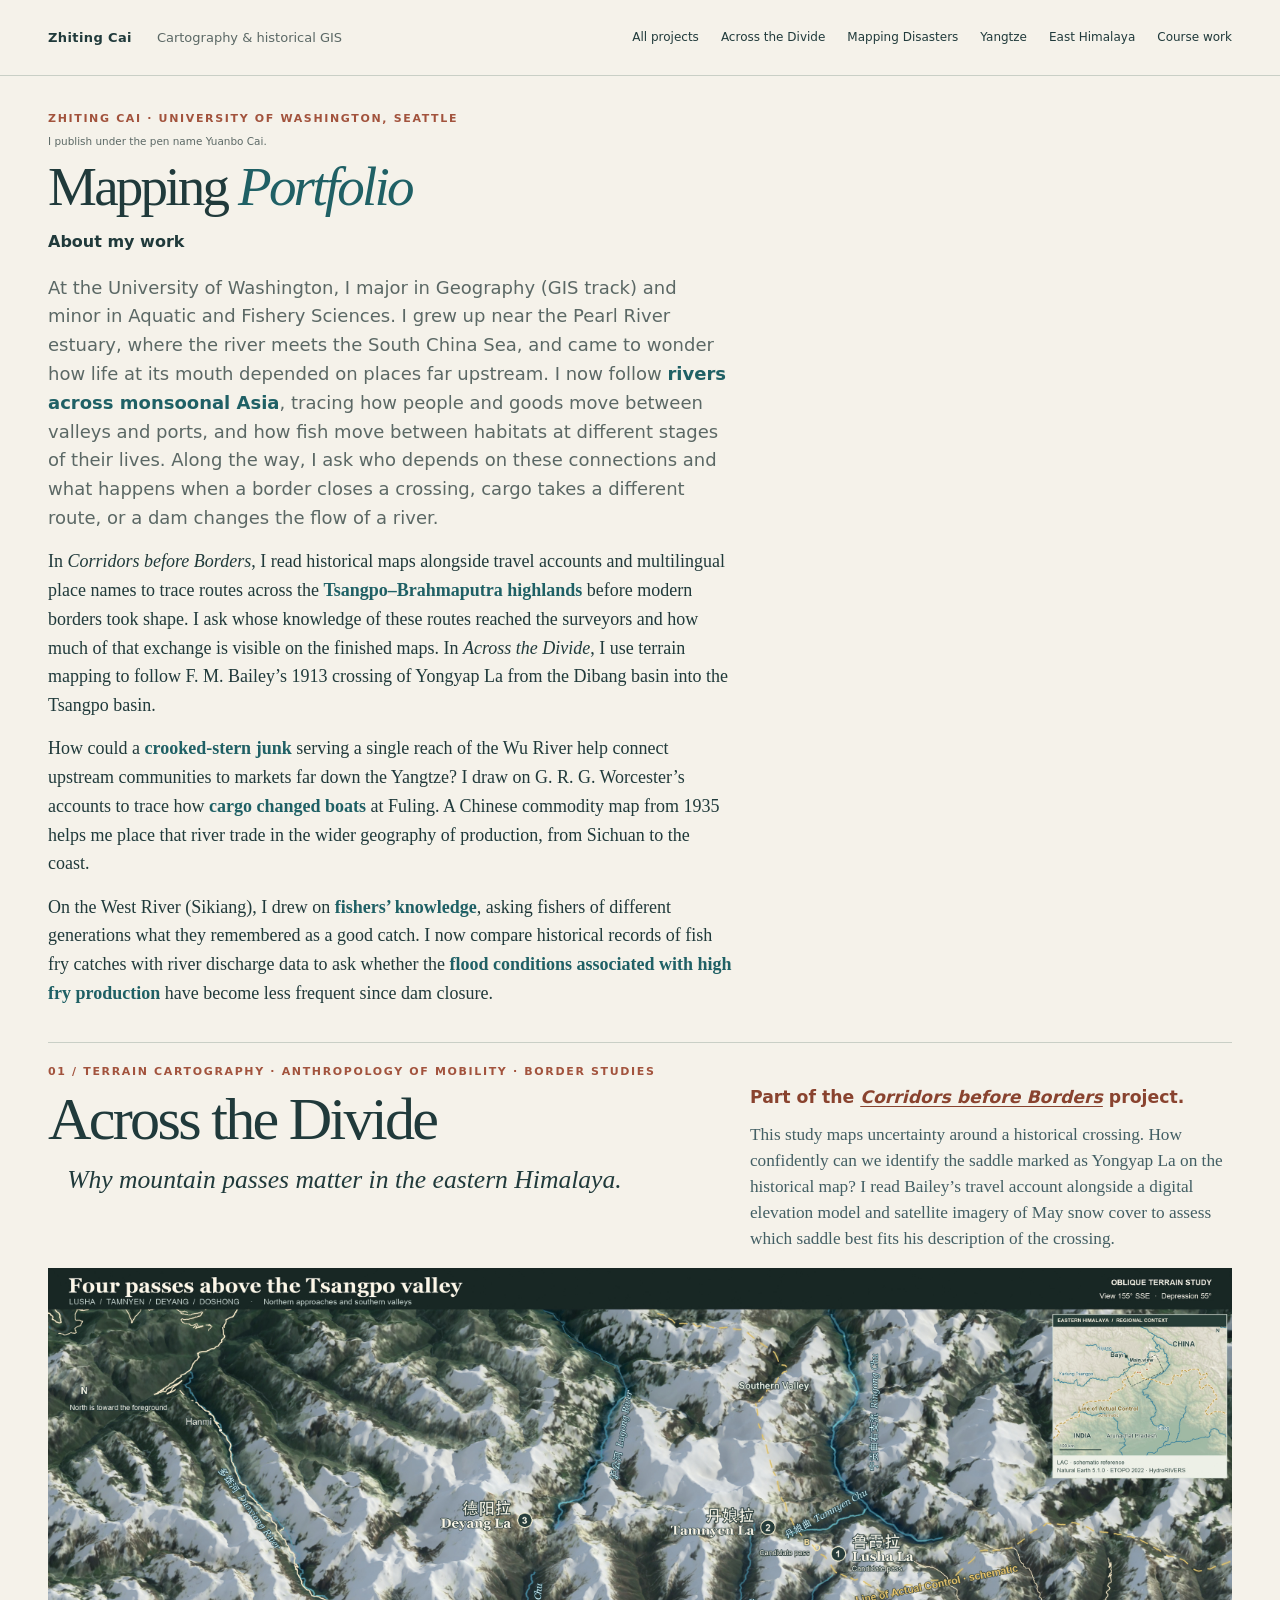
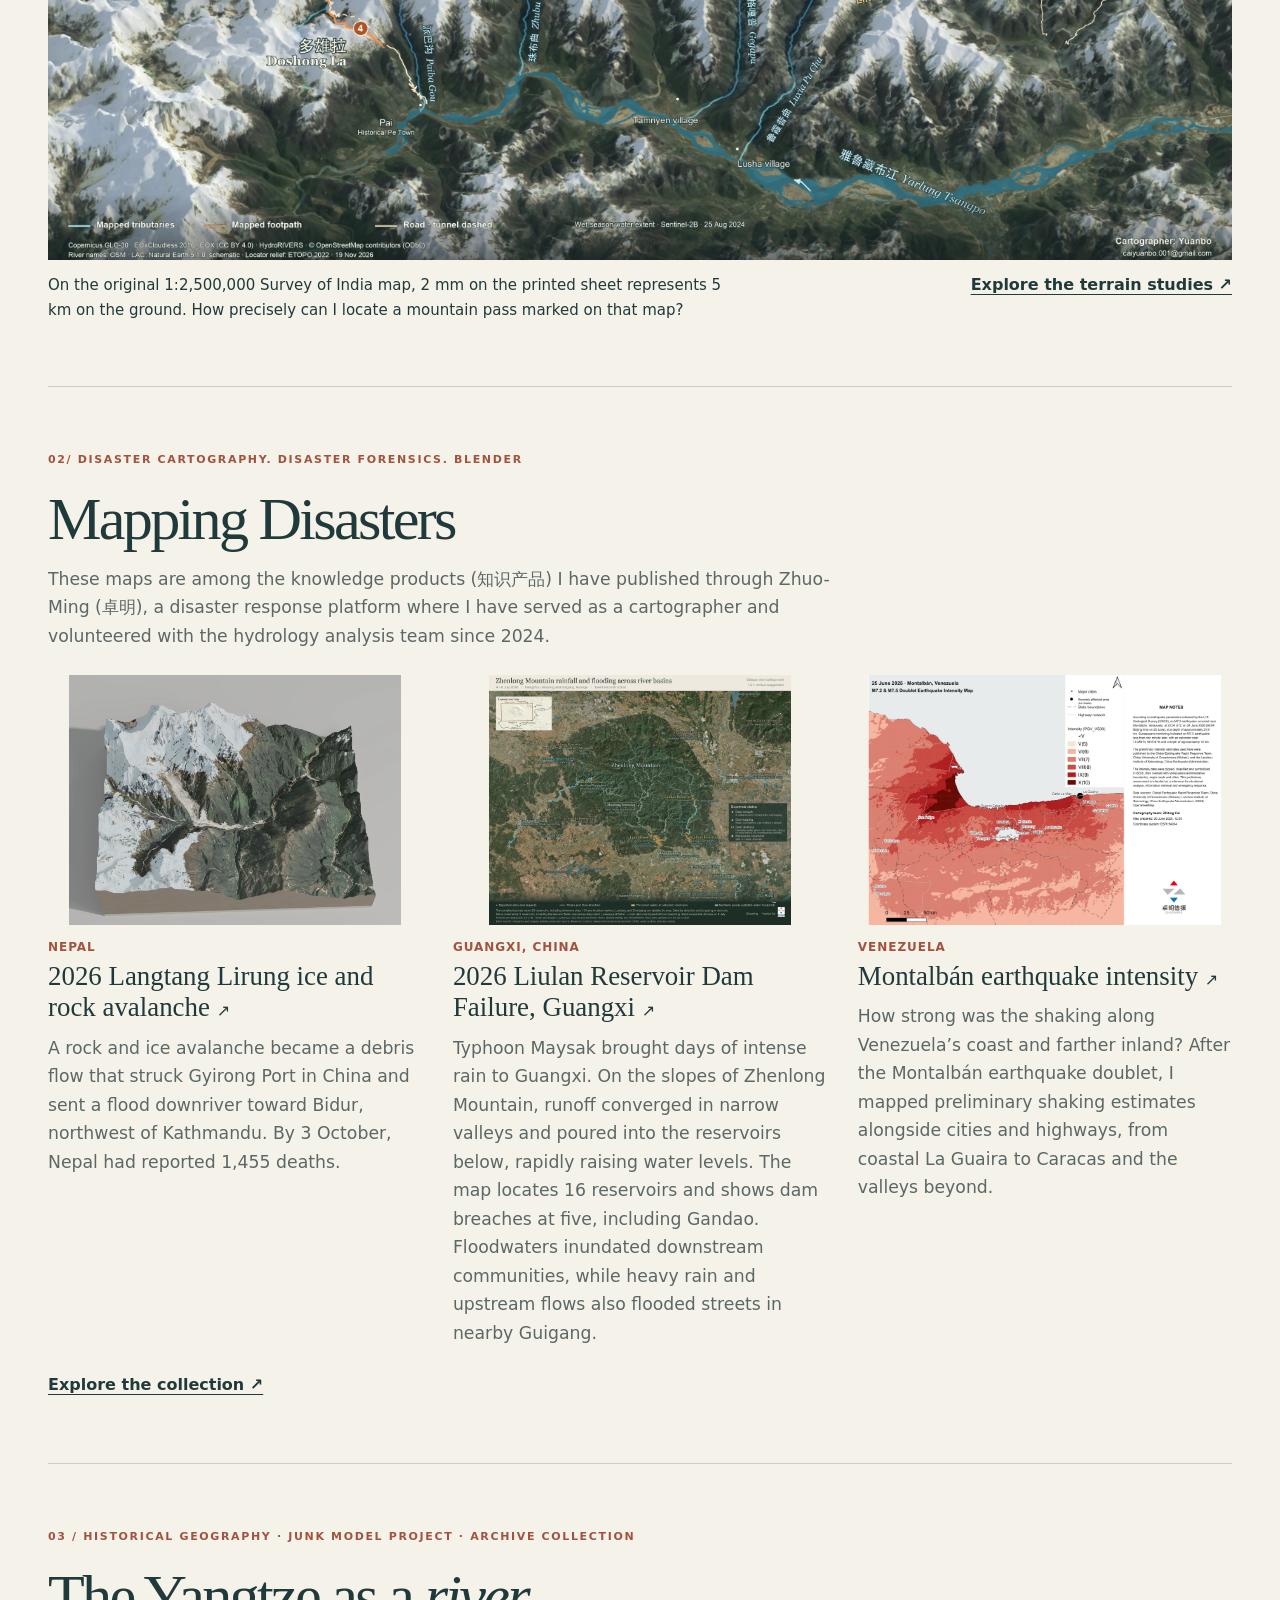
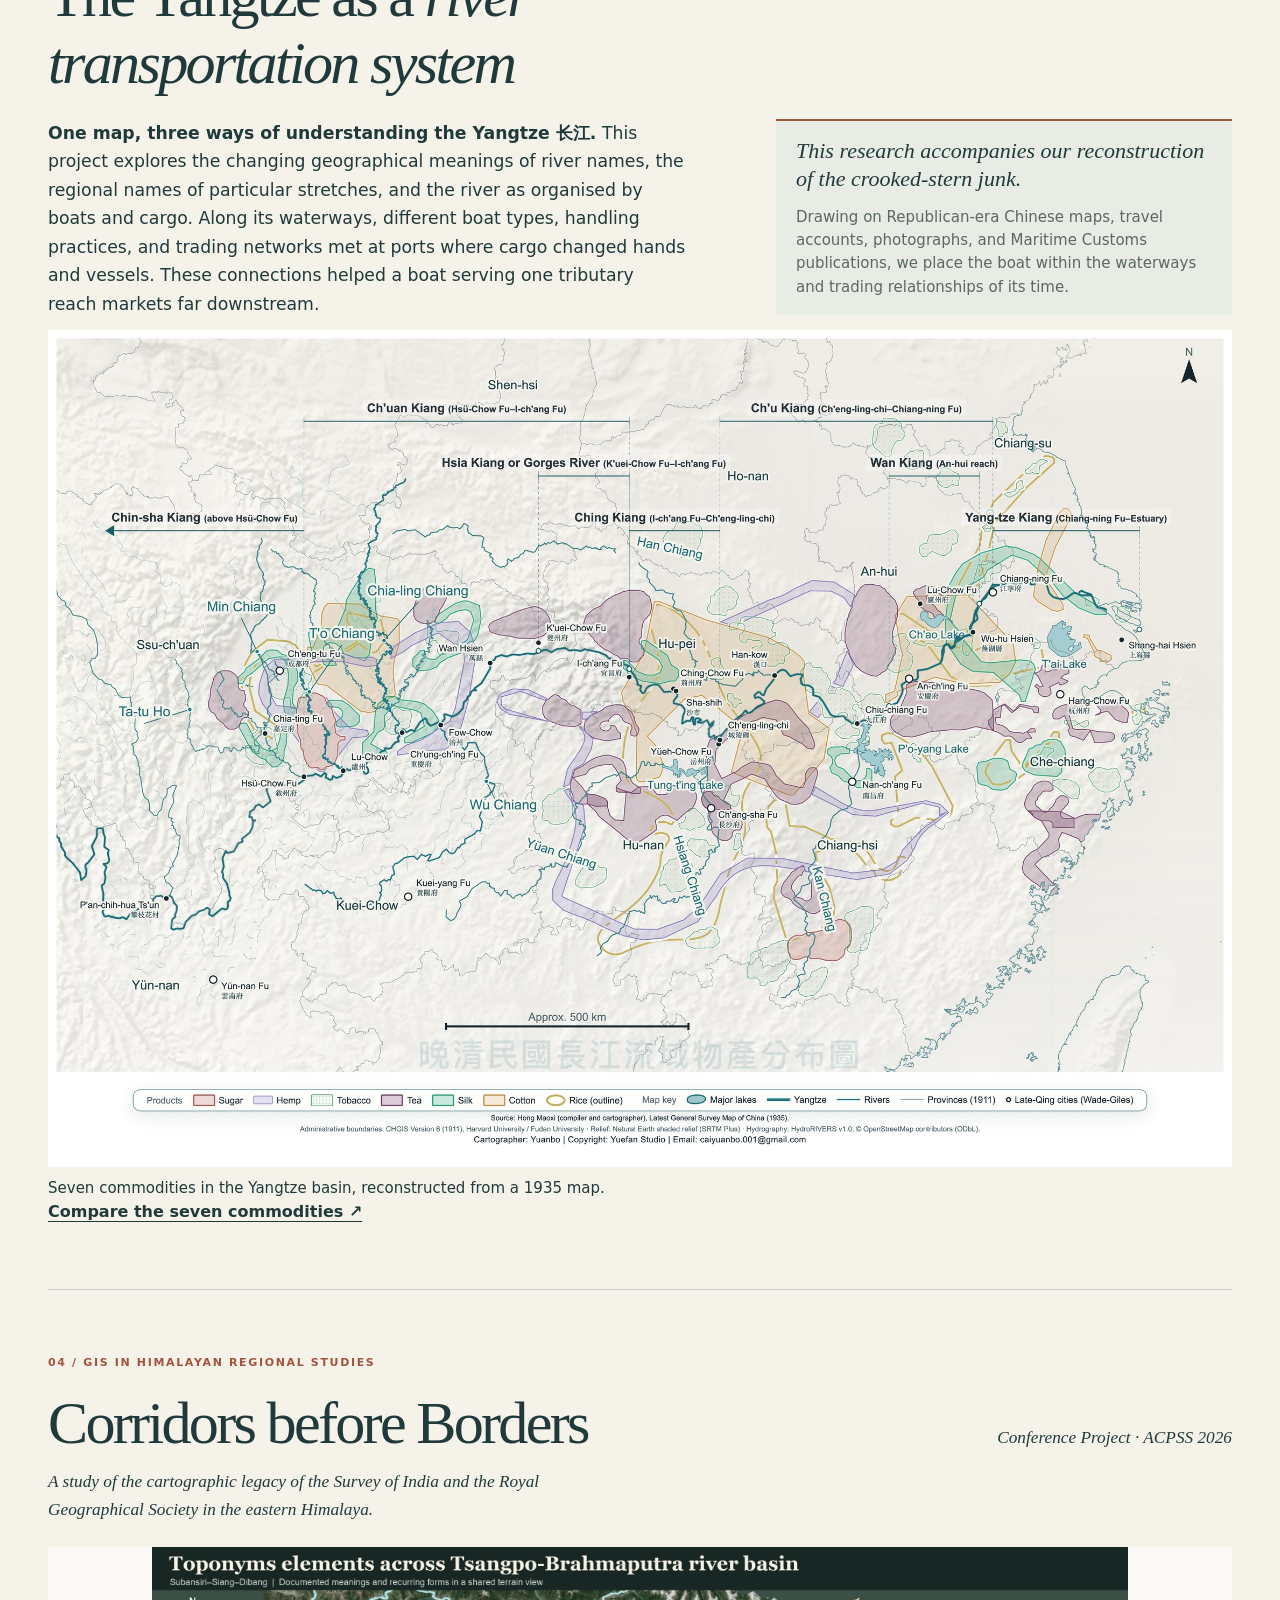
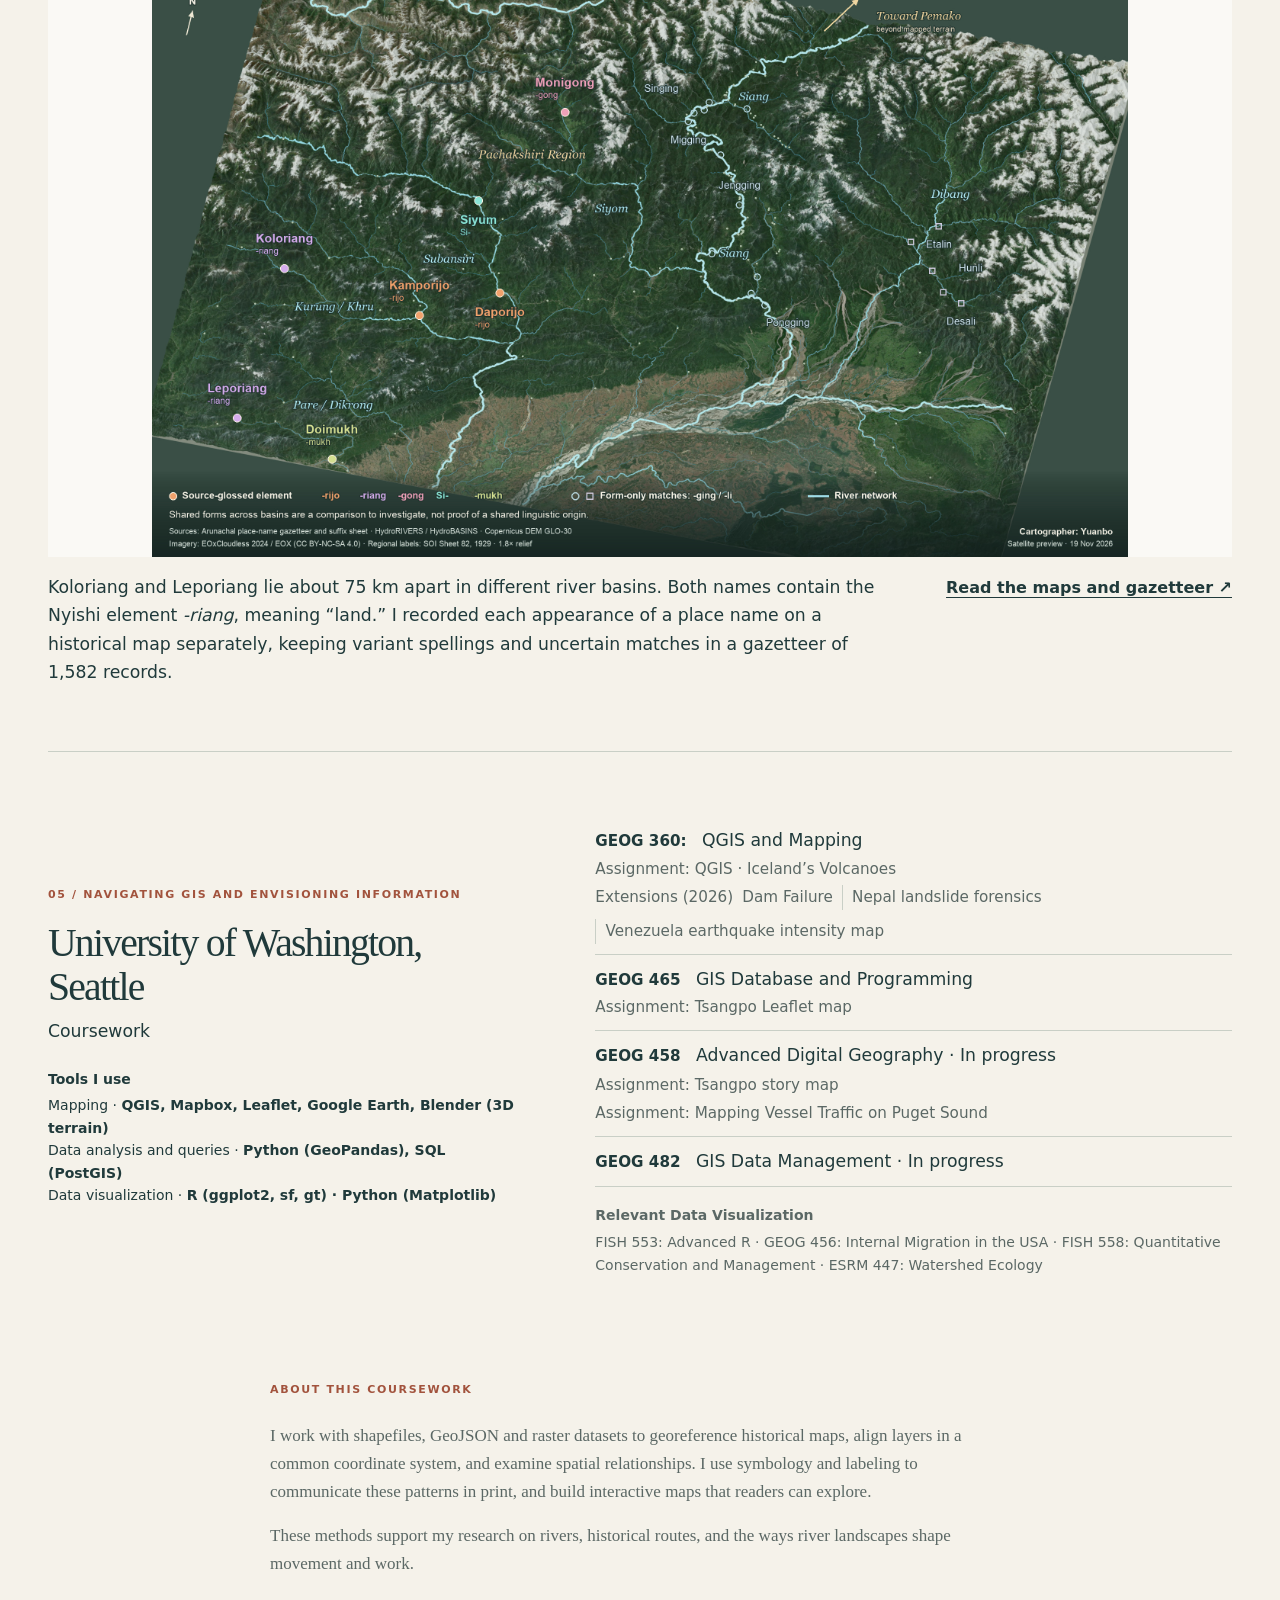
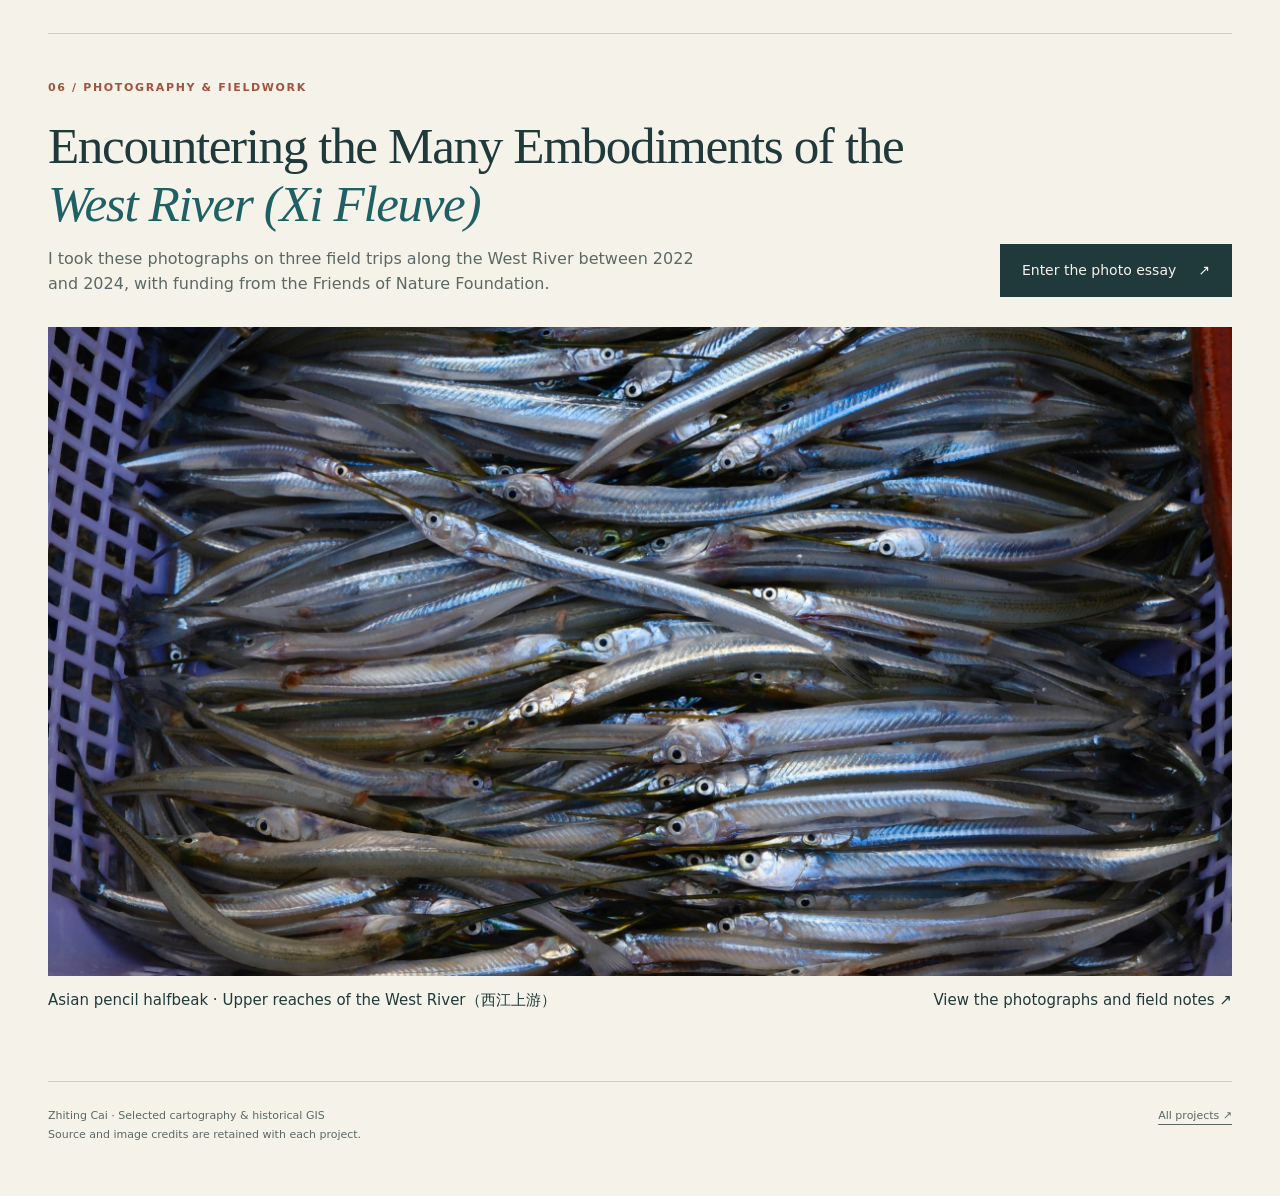
<file: portfolio.html>
<!doctype html>
<html lang="en">
<head>
  <meta charset="utf-8">
  <meta name="viewport" content="width=device-width, initial-scale=1">
  <title>Mapping Portfolio · Zhiting Cai</title>
  <link rel="canonical" href="https://yuanbocai-hub.github.io/mapping-portfolio/">
  <script>location.replace("index.html" + location.search + location.hash);</script>
  <noscript><meta http-equiv="refresh" content="0; url=index.html"></noscript>
</head>
<body>
  <p><a href="index.html">Open the Mapping Portfolio</a></p>
</body>
</html>
</file>
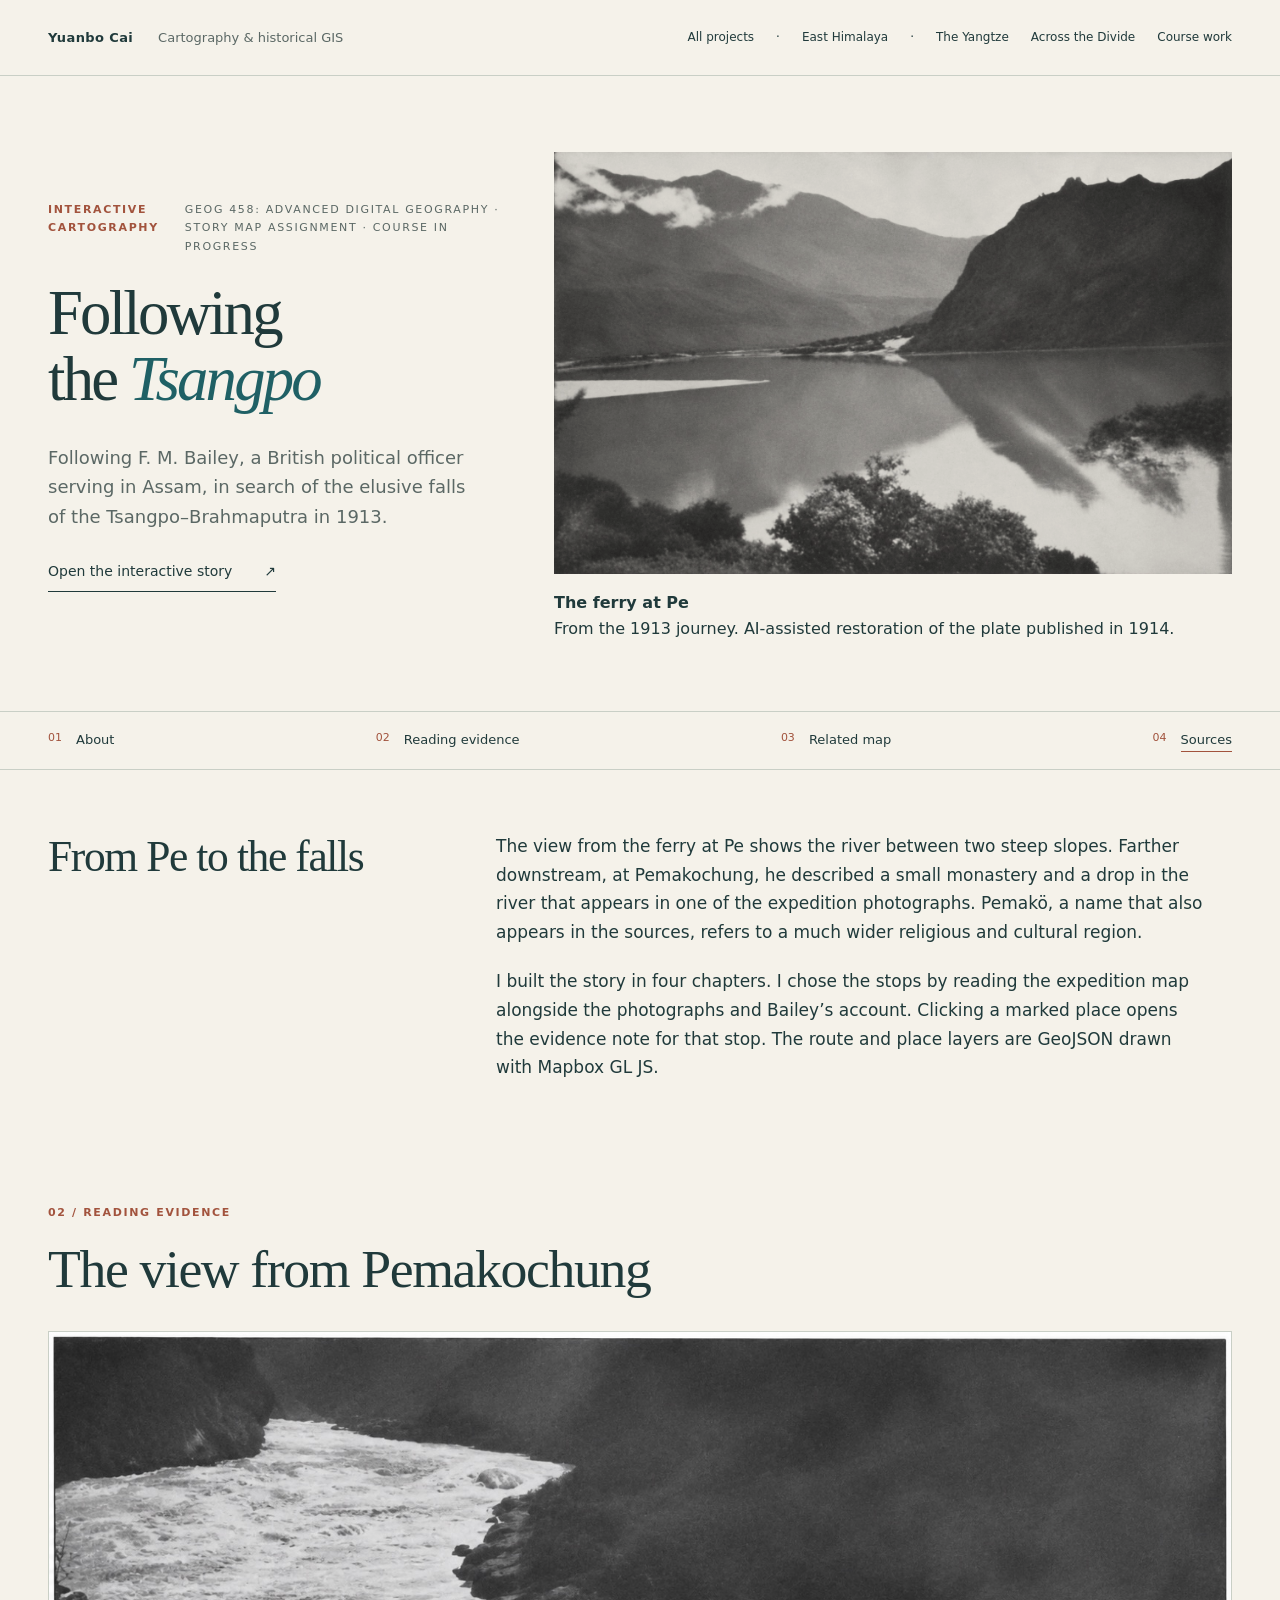
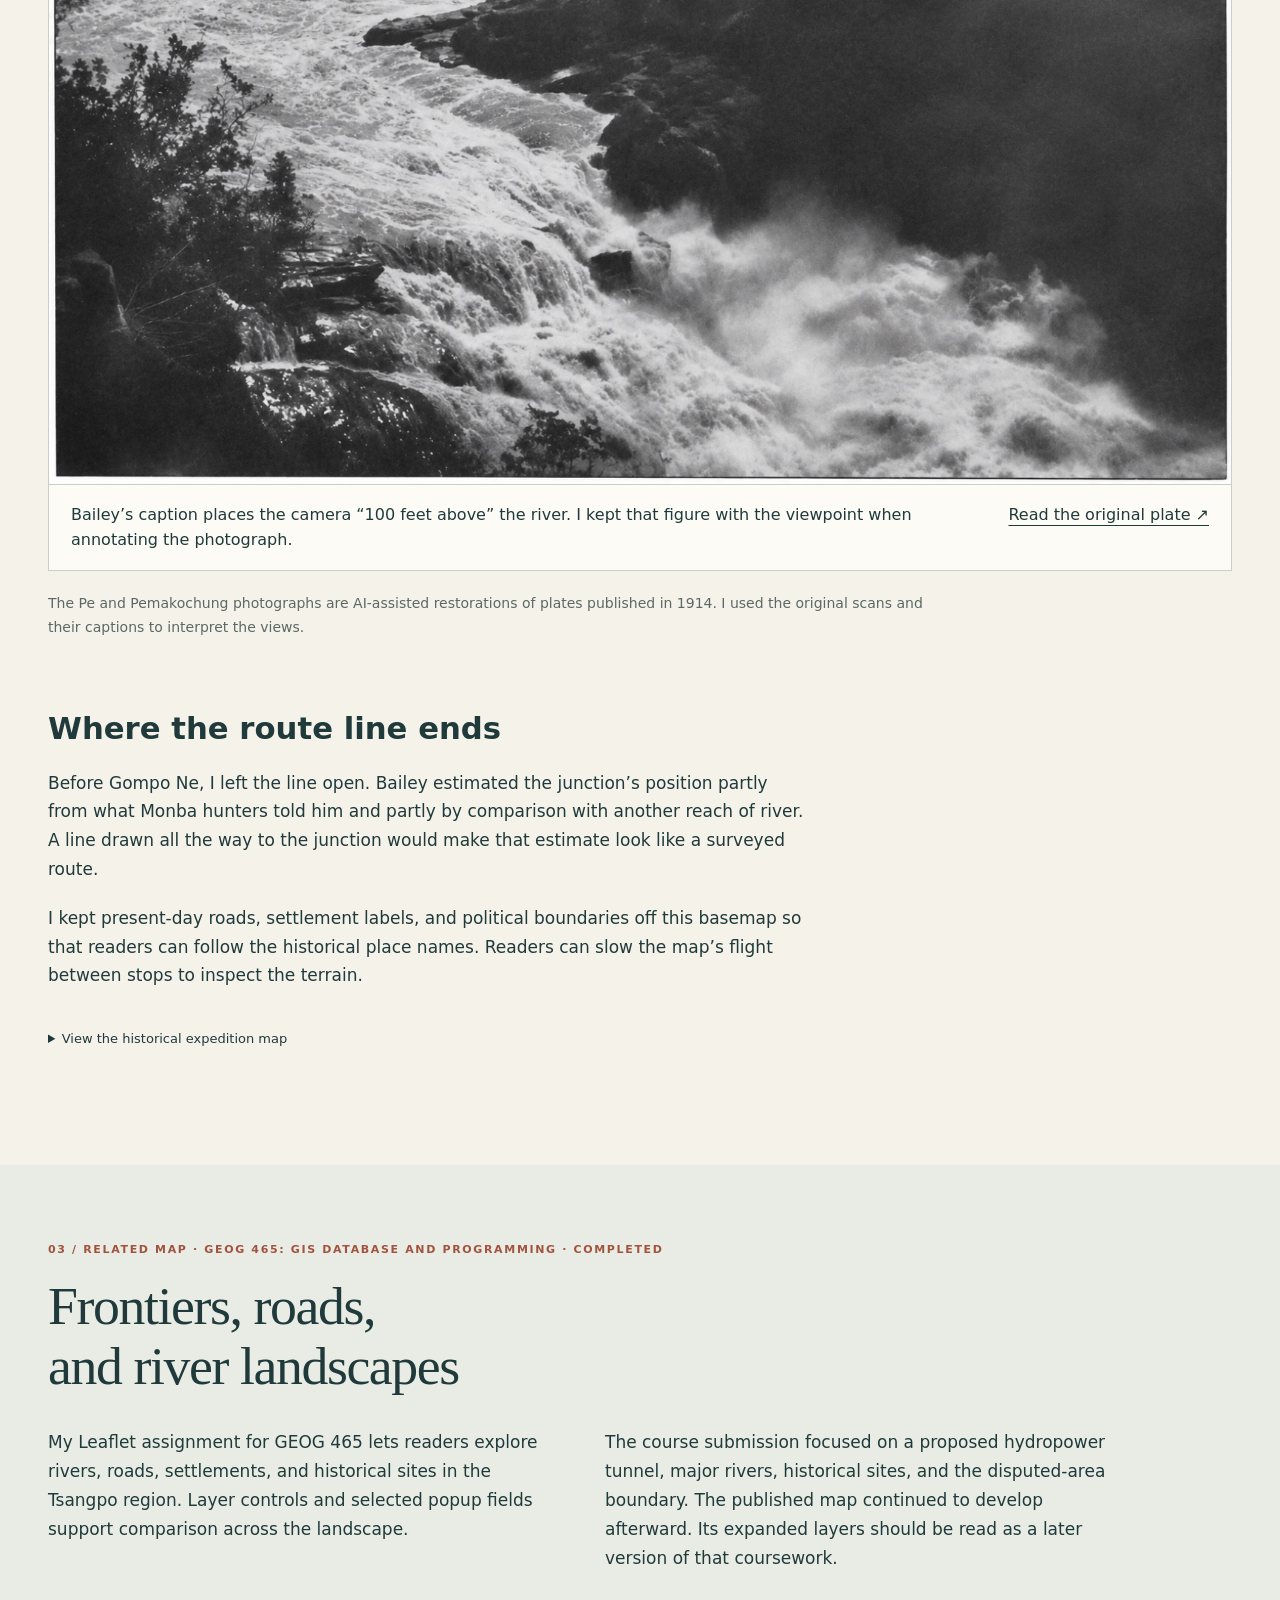
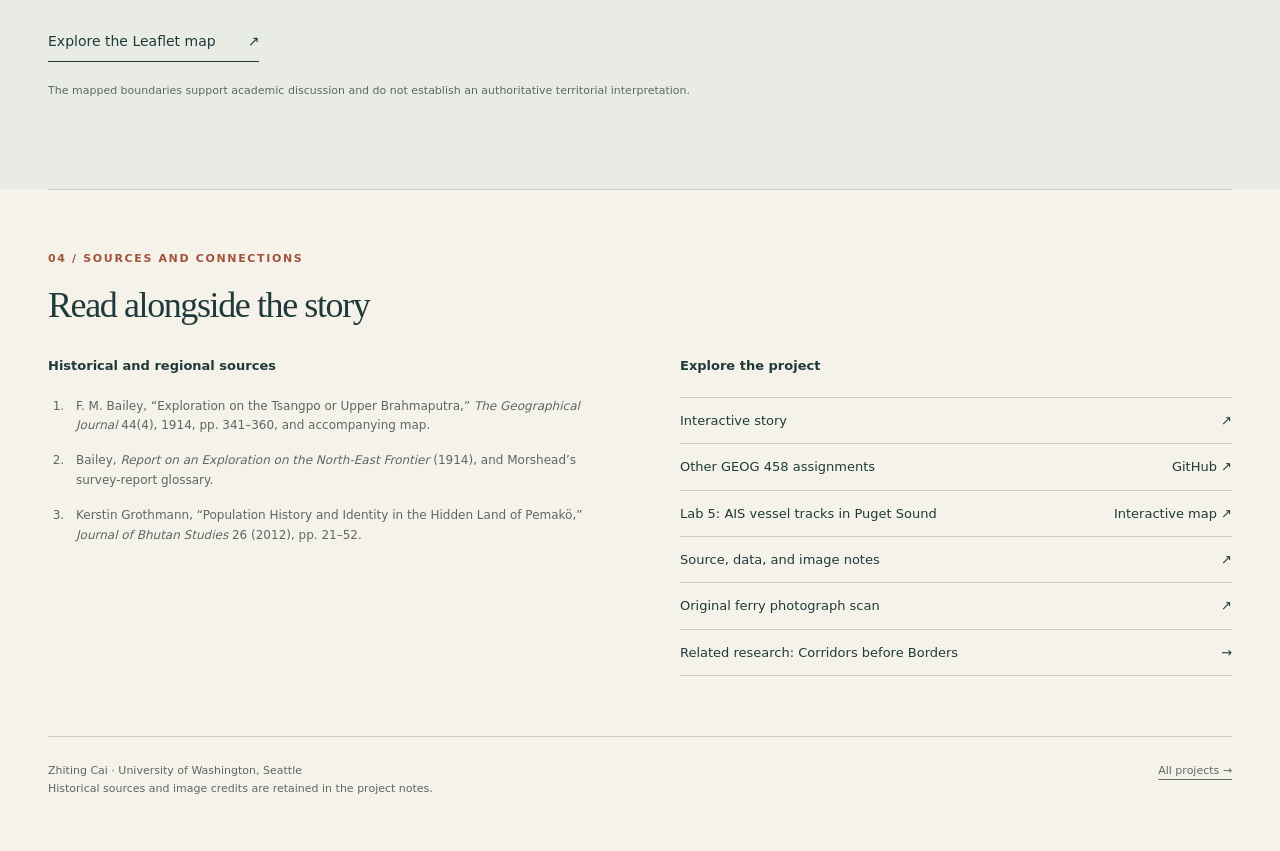
<file: tsangpo.html>
<!doctype html>
<html lang="en">
<head>
  <meta charset="utf-8">
  <meta name="viewport" content="width=device-width, initial-scale=1">
  <meta name="description" content="Following the Tsangpo: an interactive historical map by Zhiting Cai tracing Bailey and Morshead’s 1913 journey and the limits of direct observation.">
  <meta name="theme-color" content="#f5f2ea">
  <title>Following the Tsangpo · Yuanbo Cai</title>
  <link rel="stylesheet" href="portfolio.css">
  <link rel="stylesheet" href="projects.css">
  <link rel="stylesheet" href="tsangpo.css">
  <script src="portfolio.js" defer></script>
</head>
<body class="tsangpo-project">
<a class="skip" href="#main">Skip to the project</a>
<header class="site-header">
  <a class="wordmark" href="index.html">Yuanbo Cai <span>Cartography &amp; historical GIS</span></a>
  <nav aria-label="Portfolio projects" class="project-links"><a href="index.html">All projects</a> · <a href="corridors.html">East Himalaya</a> · <a href="yangtze.html">The Yangtze</a><a href="across-the-divide.html">Across the Divide</a><a href="coursework.html">Course work</a></nav>
</header>
<main id="main">
  <section class="hero wrap" id="top" aria-labelledby="project-title">
    <div class="hero-copy">
      <p class="eyebrow">Interactive cartography <span>GEOG 458: Advanced Digital Geography · Story map assignment · Course in progress</span></p>
      <h1 id="project-title">Following<br>the <em>Tsangpo</em></h1>
      <p class="deck">Following F. M. Bailey, a British political officer serving in Assam, in search of the elusive falls of the Tsangpo–Brahmaputra in 1913.</p>
      <a class="text-link" href="https://yuanbocai-hub.github.io/geog458-labs/lab7/">Open the interactive story <span aria-hidden="true">↗</span></a>
    </div>
    <figure class="hero-figure">
      <a href="assets/tibet/pe-ferry.jpg" data-lightbox data-caption="The ferry at Pe. AI-assisted restoration derivative of a photographic plate published with Bailey’s 1914 article."><img src="assets/tibet/pe-ferry.jpg" alt="A restored monochrome view down the Tsangpo from the ferry at Pe, with the river between steep mountain slopes." fetchpriority="high"></a>
      <figcaption><span>The ferry at Pe</span>From the 1913 journey. AI-assisted restoration of the plate published in 1914.</figcaption>
    </figure>
  </section>
  <nav class="chapter-nav" aria-label="Project chapters"><div class="wrap"><a href="#about">01 <span>About</span></a><a href="#evidence">02 <span>Reading evidence</span></a><a href="#related-map">03 <span>Related map</span></a><a href="#sources">04 <span>Sources</span></a></div></nav>
  <section class="overview wrap" id="about">
    <h2>From Pe to the falls</h2>
    <div class="prose"><p>The view from the ferry at Pe shows the river between two steep slopes. Farther downstream, at Pemakochung, he described a small monastery and a drop in the river that appears in one of the expedition photographs. Pemakö, a name that also appears in the sources, refers to a much wider religious and cultural region.</p><p>I built the story in four chapters. I chose the stops by reading the expedition map alongside the photographs and Bailey’s account. Clicking a marked place opens the evidence note for that stop. The route and place layers are GeoJSON drawn with Mapbox GL JS.</p></div>
  </section>
  <section class="chapter wrap" id="evidence" aria-labelledby="evidence-title">
    <div class="section-heading"><p class="eyebrow">02 / Reading evidence</p><h2 id="evidence-title">The view from Pemakochung</h2></div>
    <figure class="map-figure"><a href="assets/tibet/pemakochung.jpg" data-lightbox data-caption="Pemakochung falls. Bailey’s “100 feet above” locates the camera above the river. AI-assisted restoration from the plate published in 1914."><img src="assets/tibet/pemakochung.jpg" alt="Restored photograph looking down from a steep bank onto white water at Pemakochung." loading="lazy"></a>
      <figcaption><span>Bailey’s caption places the camera “100 feet above” the river. I kept that figure with the viewpoint when annotating the photograph.</span><a href="https://yuanbocai-hub.github.io/geog458-labs/lab7/images/originals/pemakochung-falls-original.jpg">Read the original plate ↗</a></figcaption>
    </figure>
    <p class="map-note">The Pe and Pemakochung photographs are AI-assisted restorations of plates published in 1914. I used the original scans and their captions to interpret the views.</p>
    <div class="pearl-intro"><h3>Where the route line ends</h3><p>Before Gompo Ne, I left the line open. Bailey estimated the junction’s position partly from what Monba hunters told him and partly by comparison with another reach of river. A line drawn all the way to the junction would make that estimate look like a surveyed route.</p><p>I kept present-day roads, settlement labels, and political boundaries off this basemap so that readers can follow the historical place names. Readers can slow the map’s flight between stops to inspect the terrain.</p></div>
    <details class="source-disclosure"><summary>View the historical expedition map</summary><figure><a href="assets/tibet/bailey-map.jpg" data-lightbox data-caption="Part of North-Eastern Frontier and Tibet showing the routes of Captains Morshead and Bailey 1913, published in 1914."><img src="assets/tibet/bailey-map.jpg" alt="The historical expedition map showing Bailey and Morshead’s routes through northeastern frontier and Tibet in 1913." loading="lazy"></a><figcaption>Fieldwork: 1913 · publication: 1914</figcaption></figure></details>
  </section>
  <section class="method-band" id="related-map" aria-labelledby="related-title"><div class="wrap">
    <div class="section-heading"><p class="eyebrow">03 / Related map · GEOG 465: GIS Database and Programming · Completed</p><h2 id="related-title">Frontiers, roads,<br>and river landscapes</h2></div>
    <div class="section-intro"><p>My Leaflet assignment for GEOG 465 lets readers explore rivers, roads, settlements, and historical sites in the Tsangpo region. Layer controls and selected popup fields support comparison across the landscape.</p><p>The course submission focused on a proposed hydropower tunnel, major rivers, historical sites, and the disputed-area boundary. The published map continued to develop afterward. Its expanded layers should be read as a later version of that coursework.</p></div>
    <a class="text-link" href="https://yuanbocai-hub.github.io/riverscape_tsangpo/">Explore the Leaflet map <span aria-hidden="true">↗</span></a>
    <p class="small-note">The mapped boundaries support academic discussion and do not establish an authoritative territorial interpretation.</p>
  </div></section>
  <section class="sources wrap" id="sources" aria-labelledby="sources-title">
    <div class="section-heading"><p class="eyebrow">04 / Sources and connections</p><h2 id="sources-title">Read alongside the story</h2></div>
    <div class="source-grid"><div><h3>Historical and regional sources</h3><ol class="bibliography"><li>F. M. Bailey, “Exploration on the Tsangpo or Upper Brahmaputra,” <i>The Geographical Journal</i> 44(4), 1914, pp. 341–360, and accompanying map.</li><li>Bailey, <i>Report on an Exploration on the North-East Frontier</i> (1914), and Morshead’s survey-report glossary.</li><li>Kerstin Grothmann, “Population History and Identity in the Hidden Land of Pemakö,” <i>Journal of Bhutan Studies</i> 26 (2012), pp. 21–52.</li></ol></div><div><h3>Explore the project</h3><a class="resource-row" href="https://yuanbocai-hub.github.io/geog458-labs/lab7/">Interactive story <span>↗</span></a><a class="resource-row" href="https://github.com/yuanbocai-hub/geog458-labs">Other GEOG 458 assignments <span>GitHub ↗</span></a><a class="resource-row" href="https://yuanbocai-hub.github.io/geog458-labs/lab5/">Lab 5: AIS vessel tracks in Puget Sound <span>Interactive map ↗</span></a><a class="resource-row" href="https://yuanbocai-hub.github.io/geog458-labs/lab7/sources.md">Source, data, and image notes <span>↗</span></a><a class="resource-row" href="https://yuanbocai-hub.github.io/geog458-labs/lab7/images/originals/pe-ferry-original.jpg">Original ferry photograph scan <span>↗</span></a><a class="resource-row" href="corridors.html">Related research: Corridors before Borders <span>→</span></a></div></div>
  </section>
</main>
<footer class="wrap"><p>Zhiting Cai · University of Washington, Seattle<br>Historical sources and image credits are retained in the project notes.</p><a href="index.html">All projects →</a></footer>
<dialog id="image-dialog" aria-labelledby="image-caption"><div class="lightbox-toolbar"><p id="image-caption"></p><div><a id="image-original" href="#">Open image file ↗</a><button type="button" id="close-image" aria-label="Close image">Close ×</button></div></div><div class="lightbox-stage"><img id="lightbox-image" alt=""></div><p class="lightbox-help">Click the image to switch between fit and full size. Press Esc to close.</p></dialog>
</body>
</html>
</file>
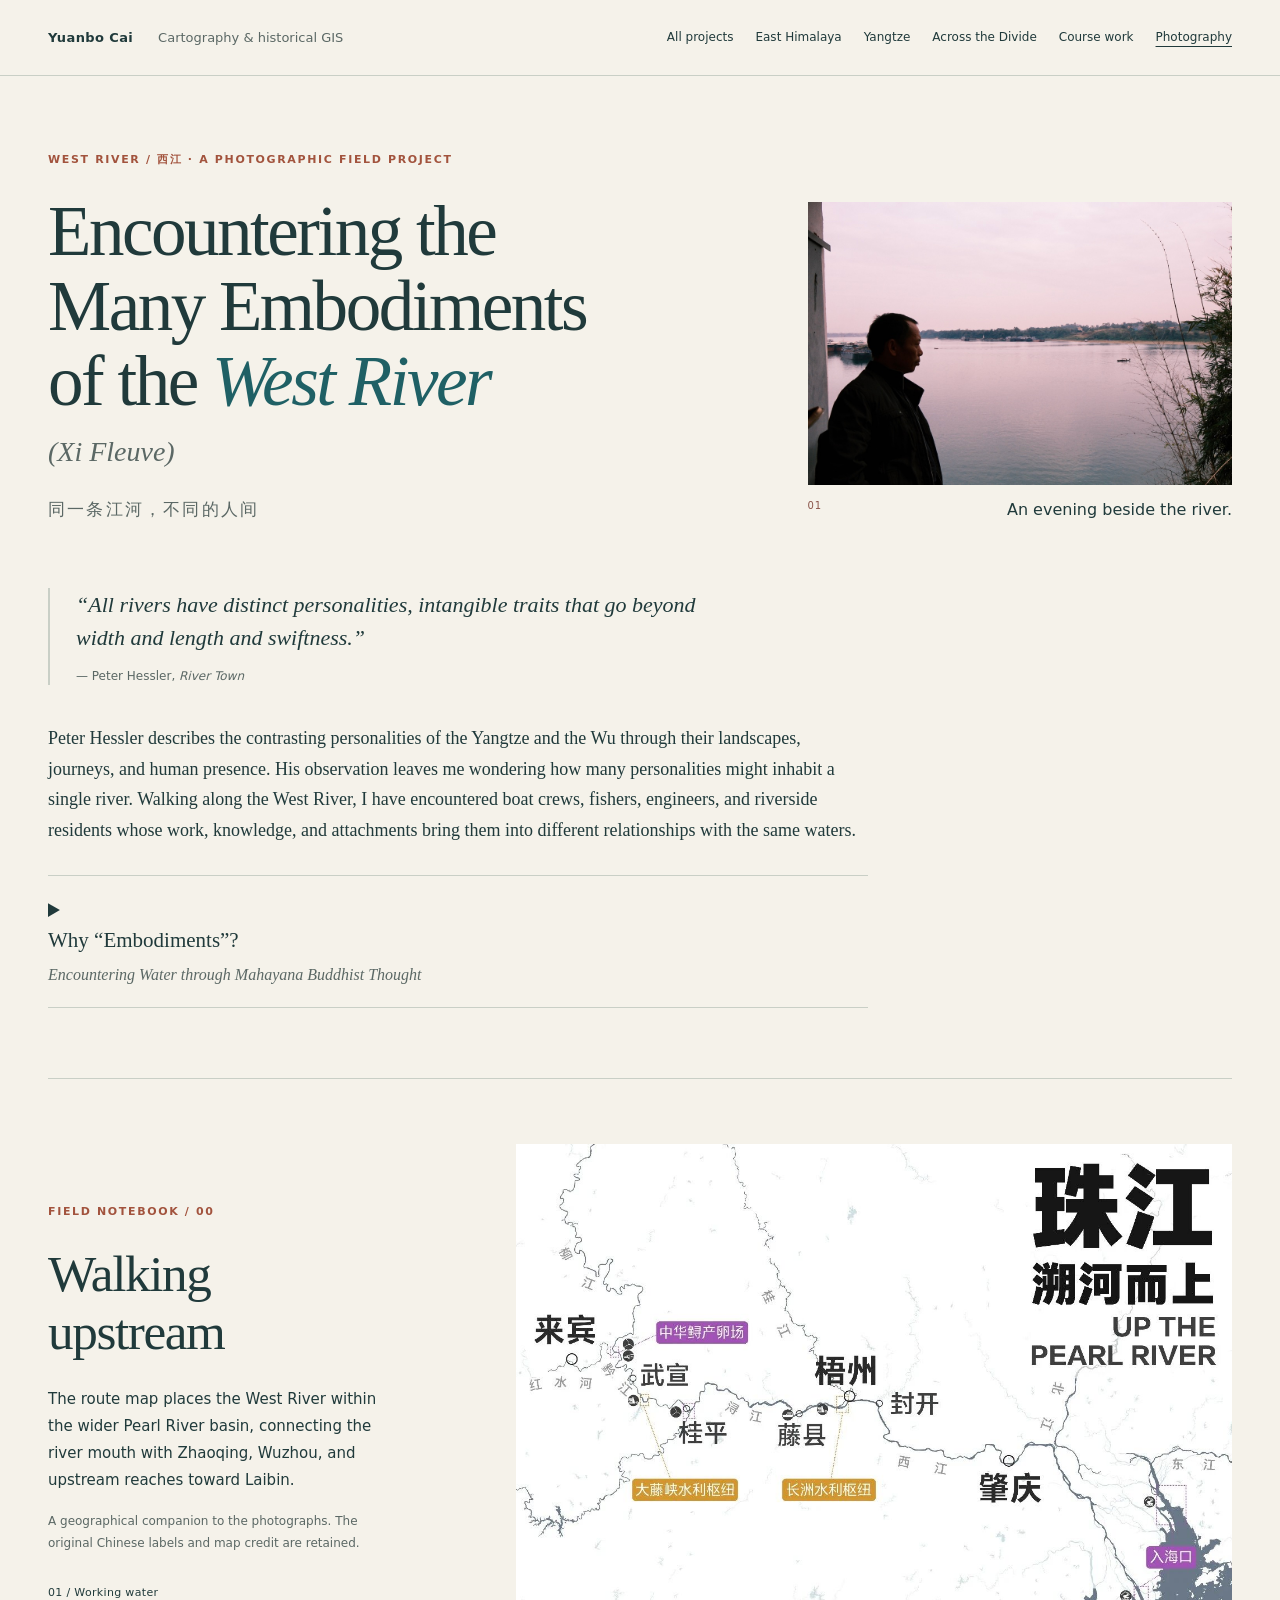
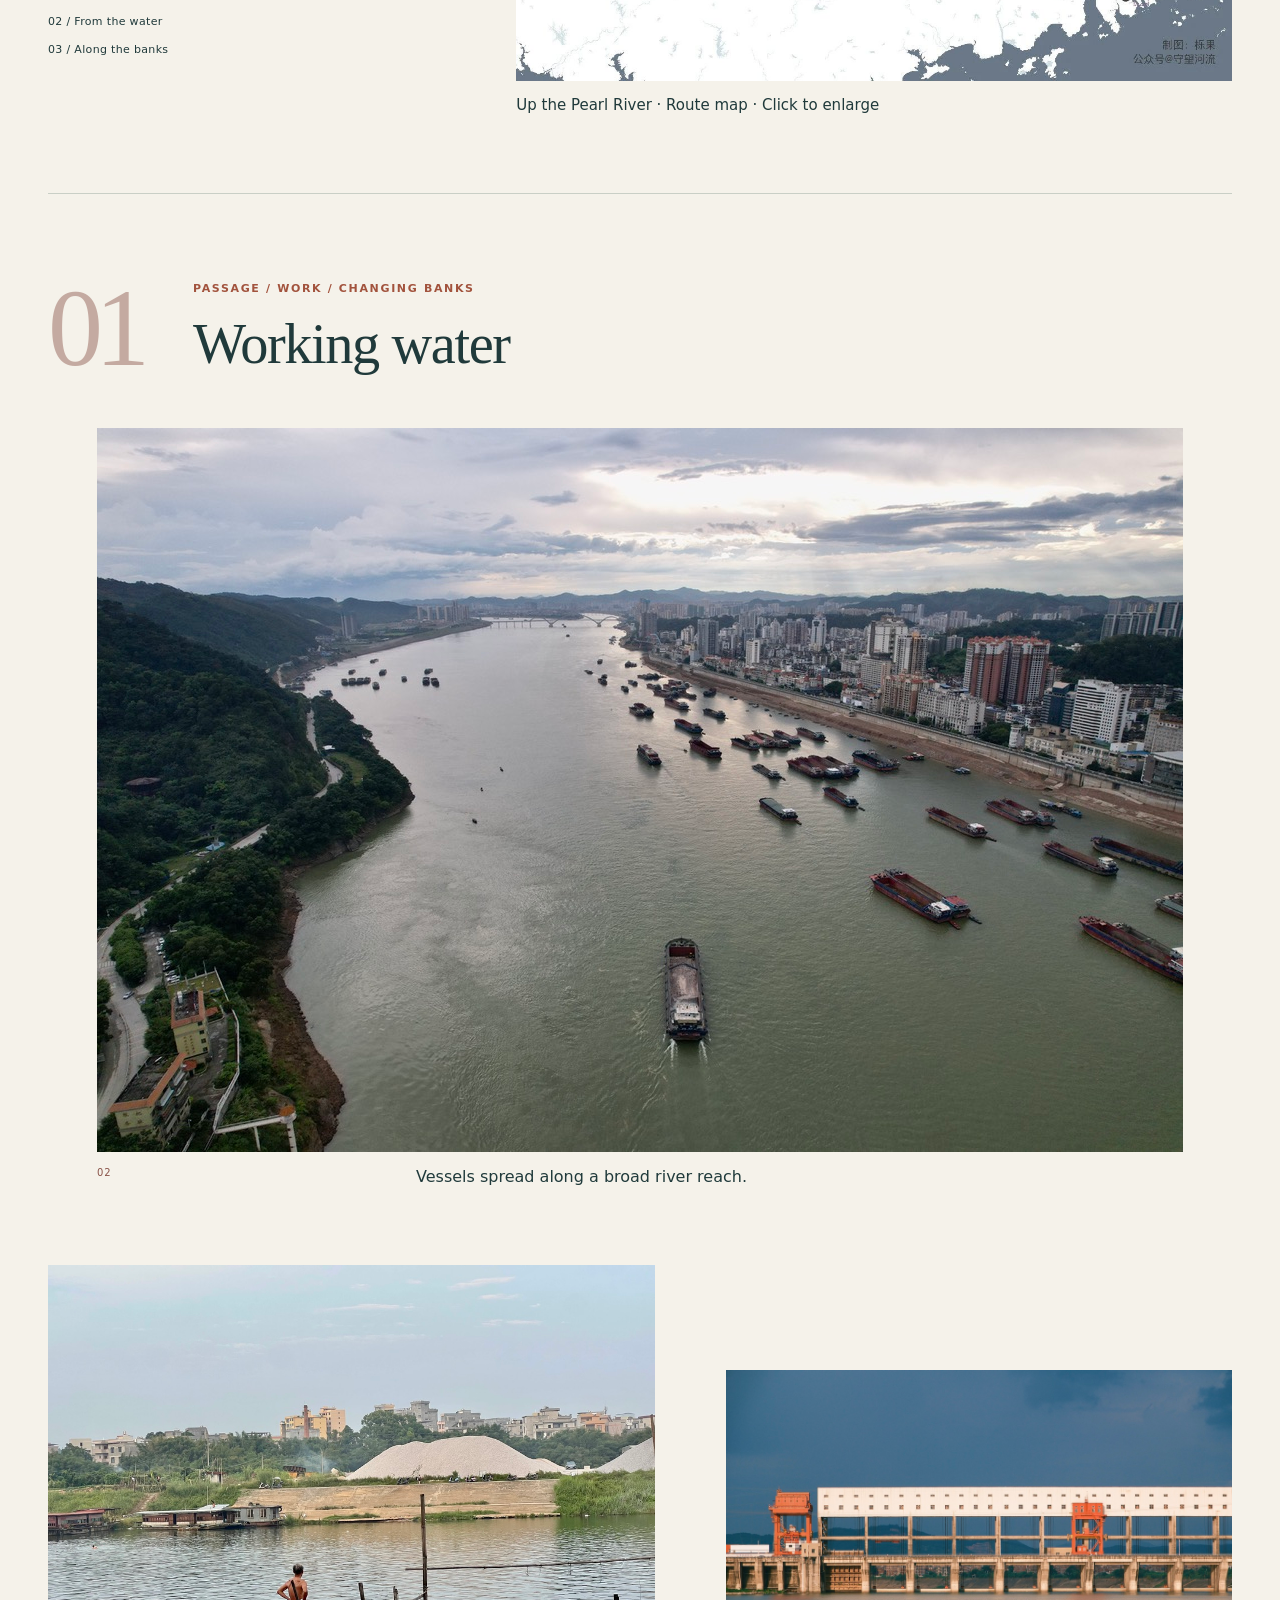
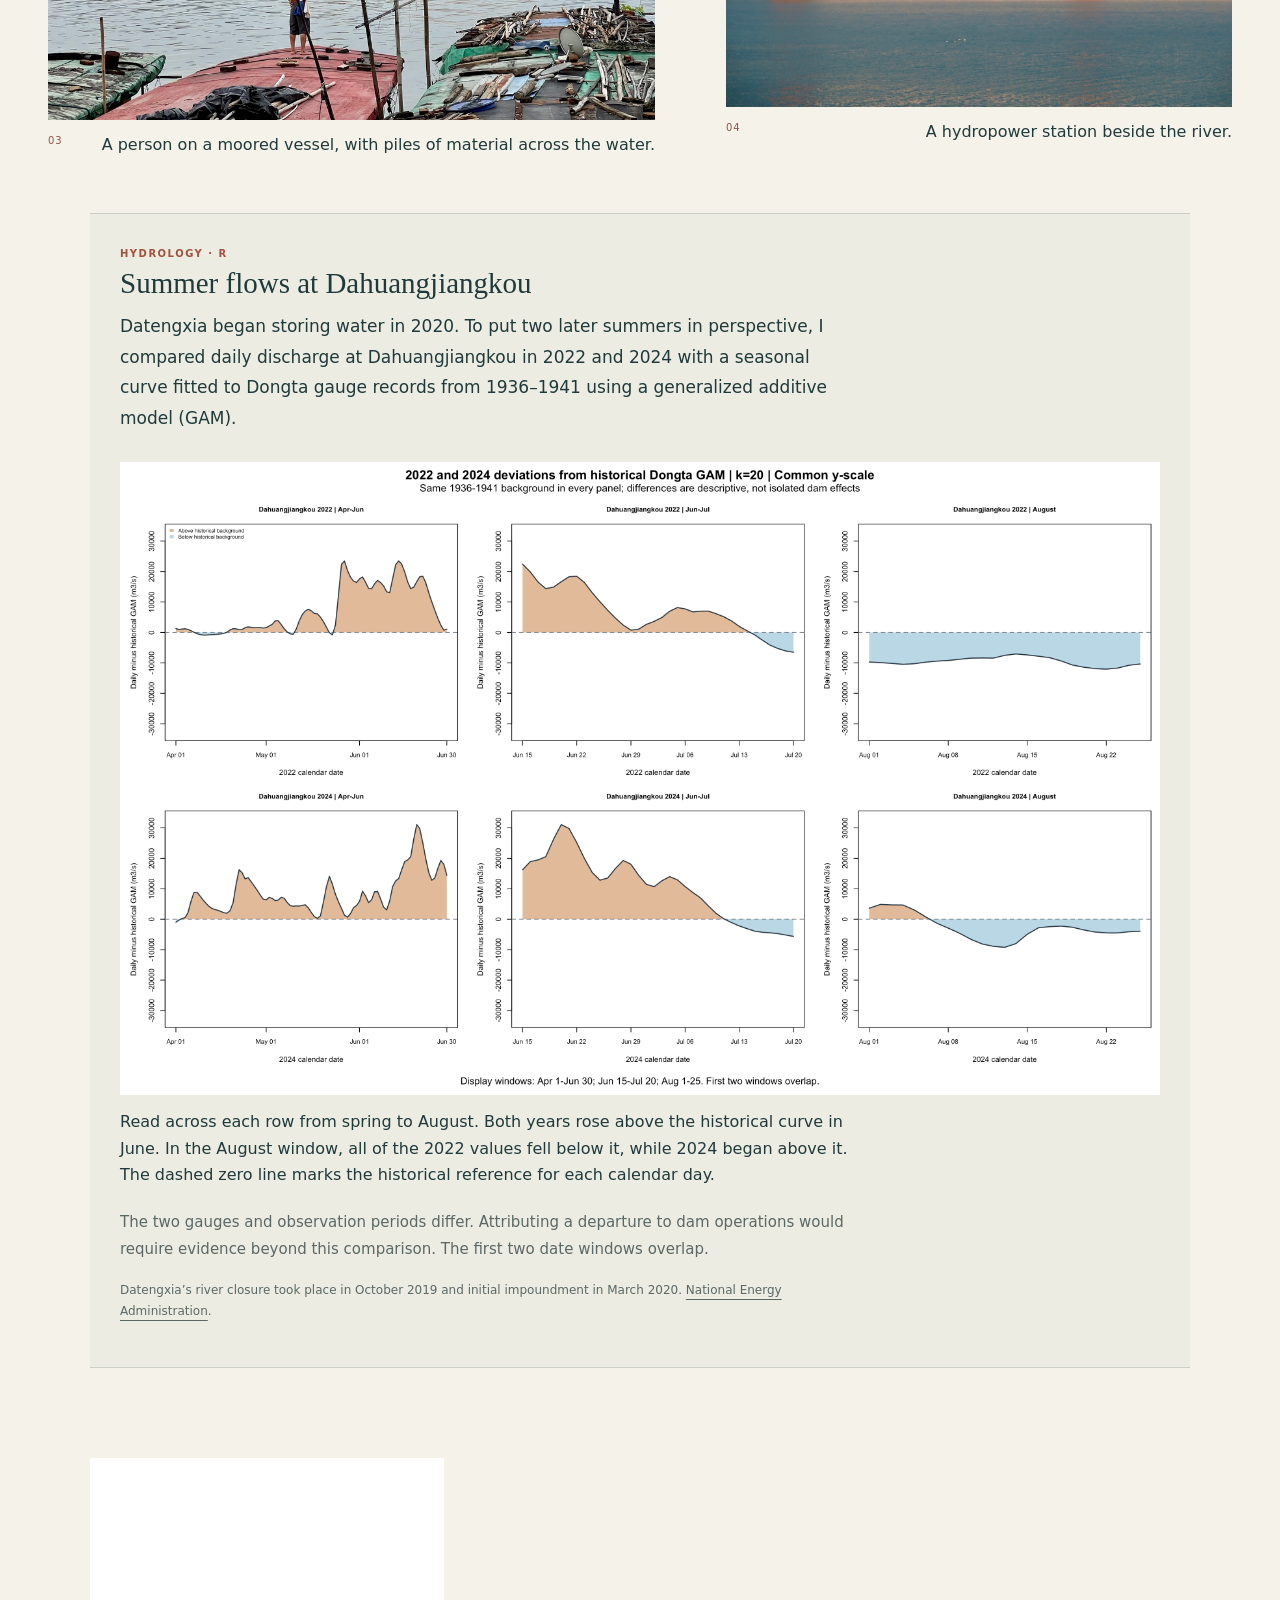
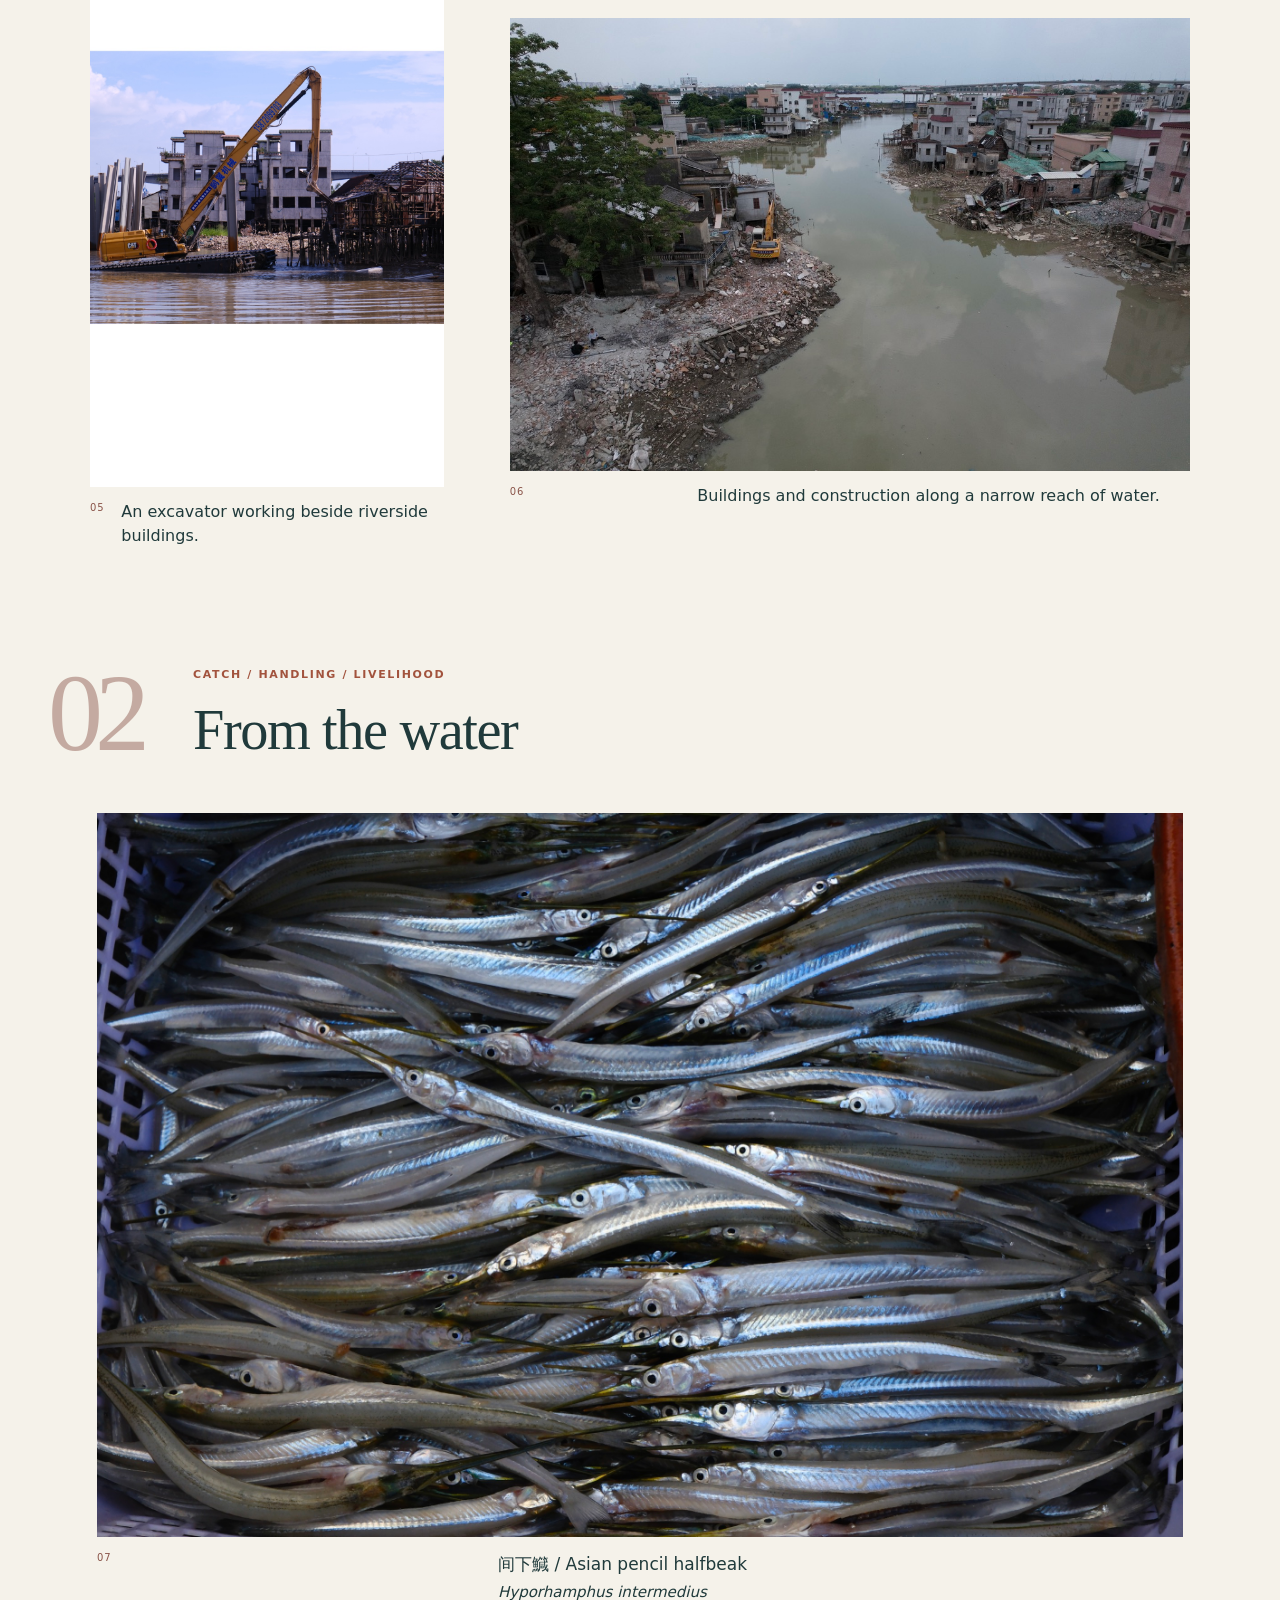
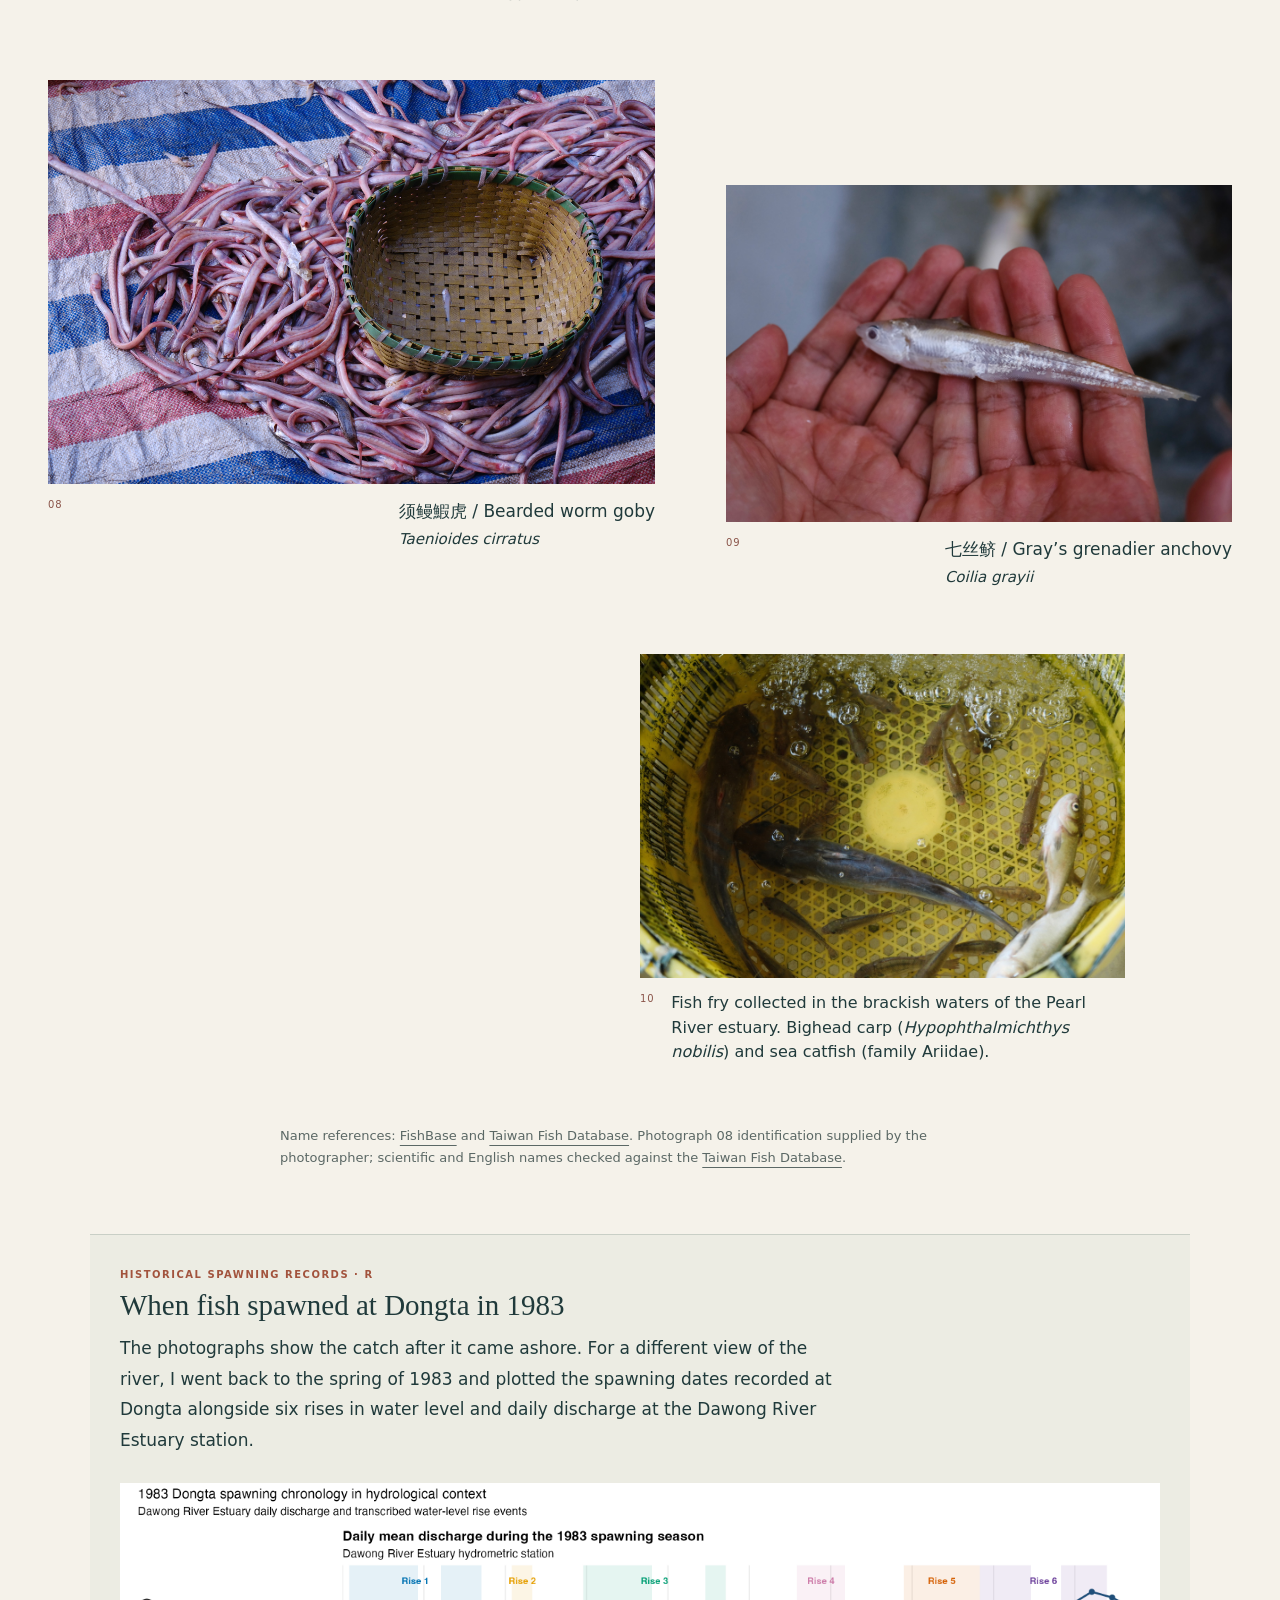
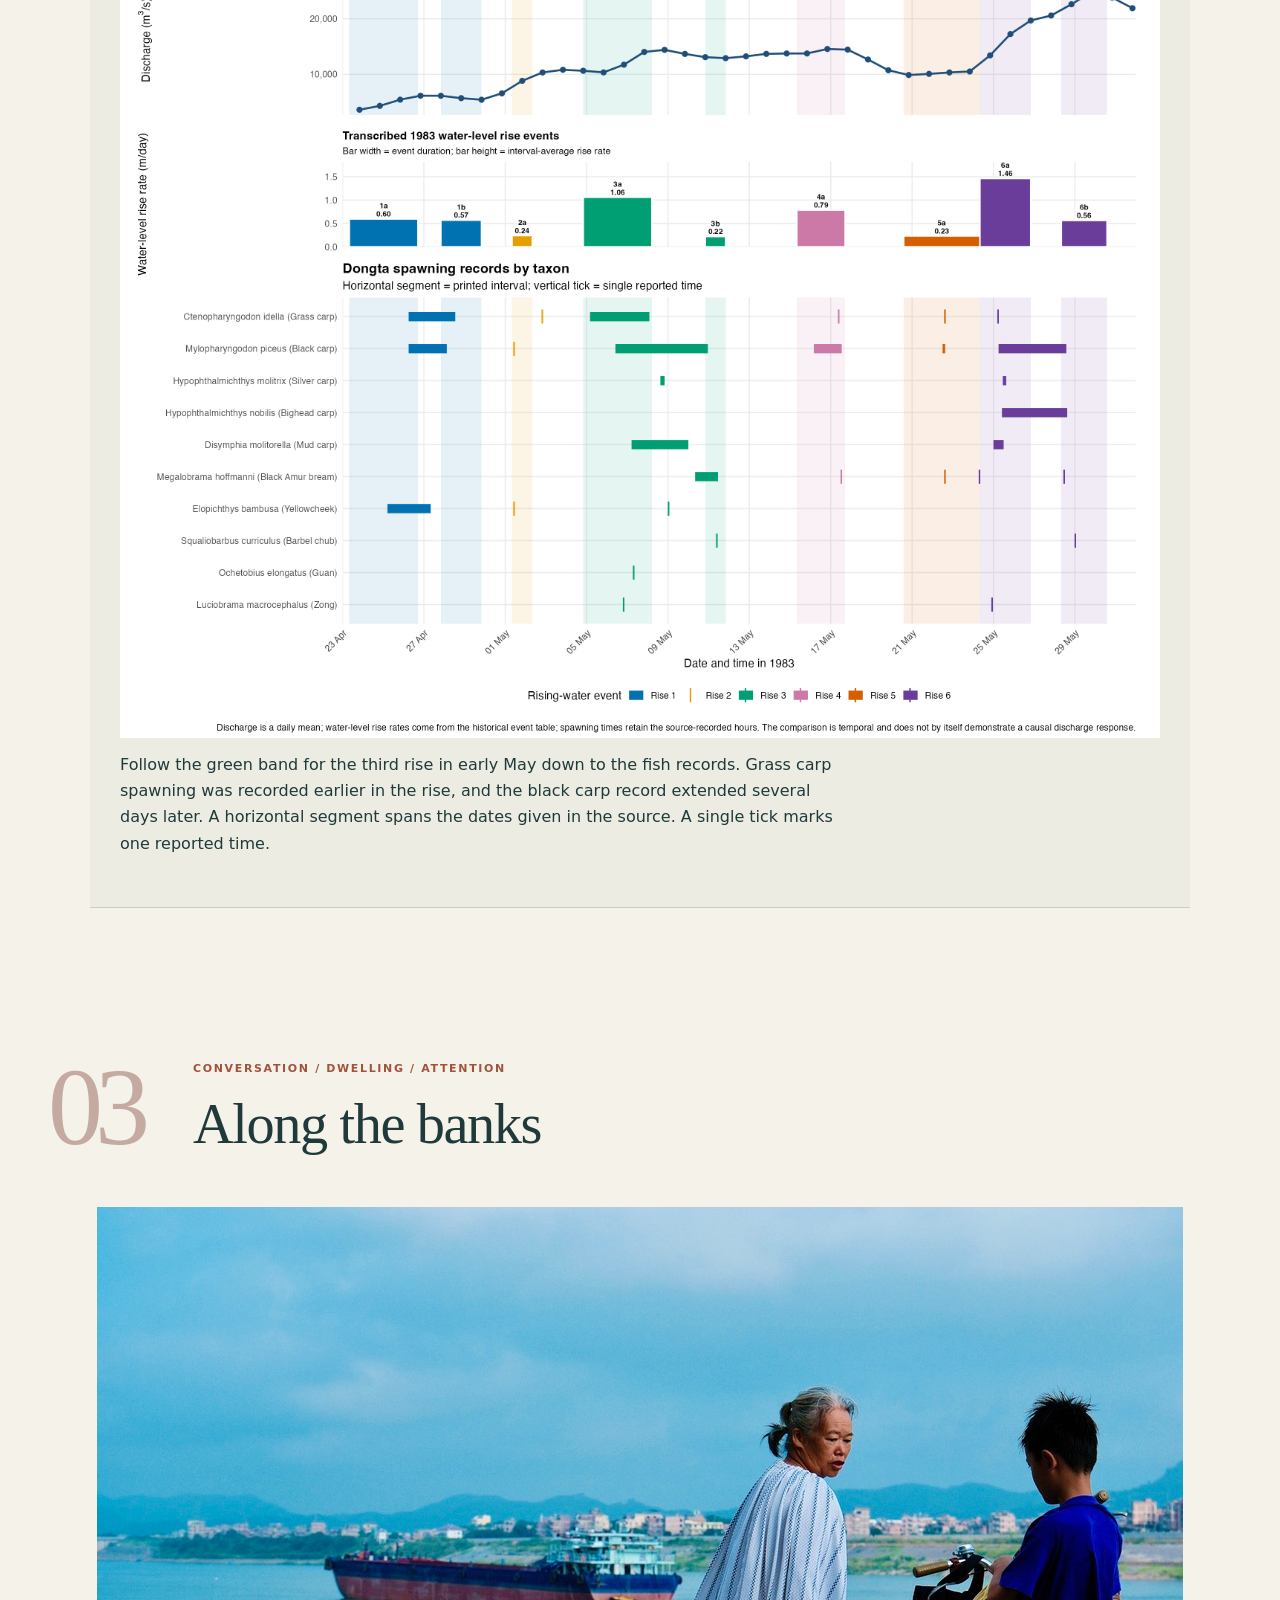
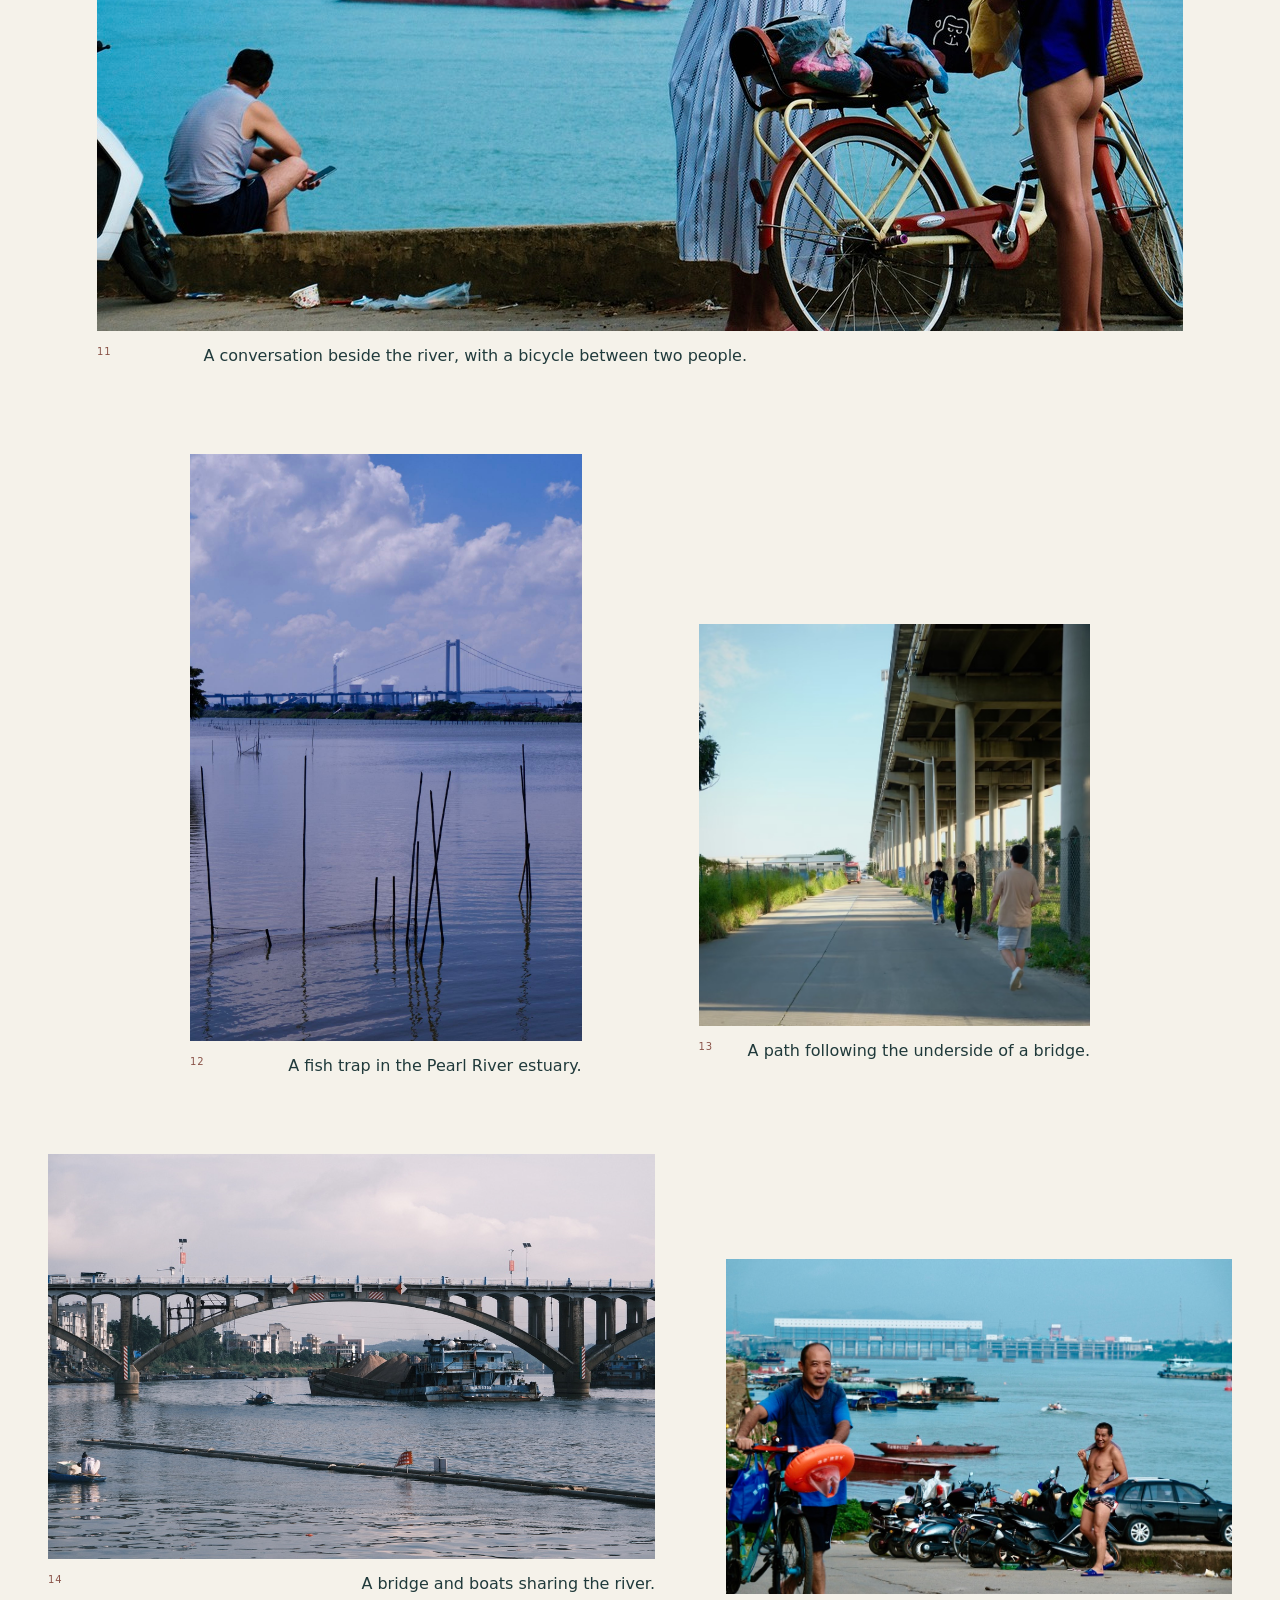
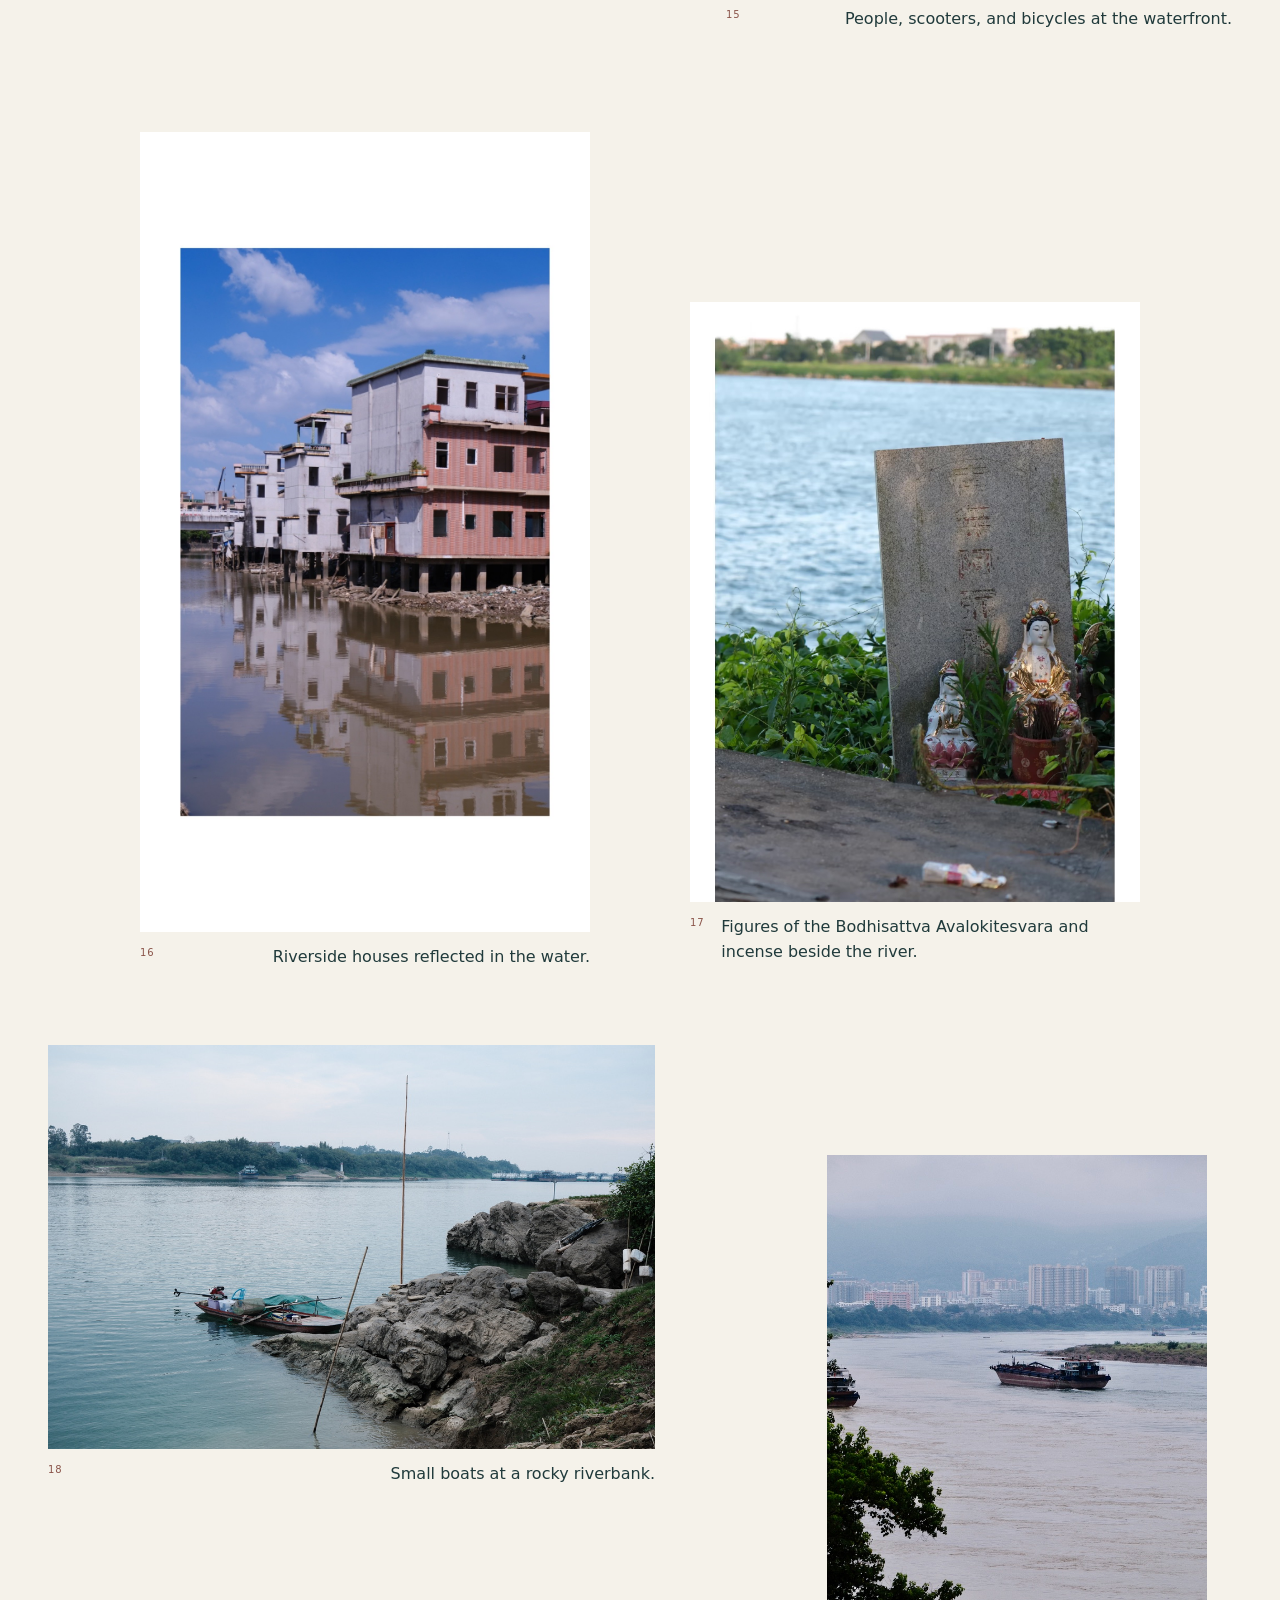
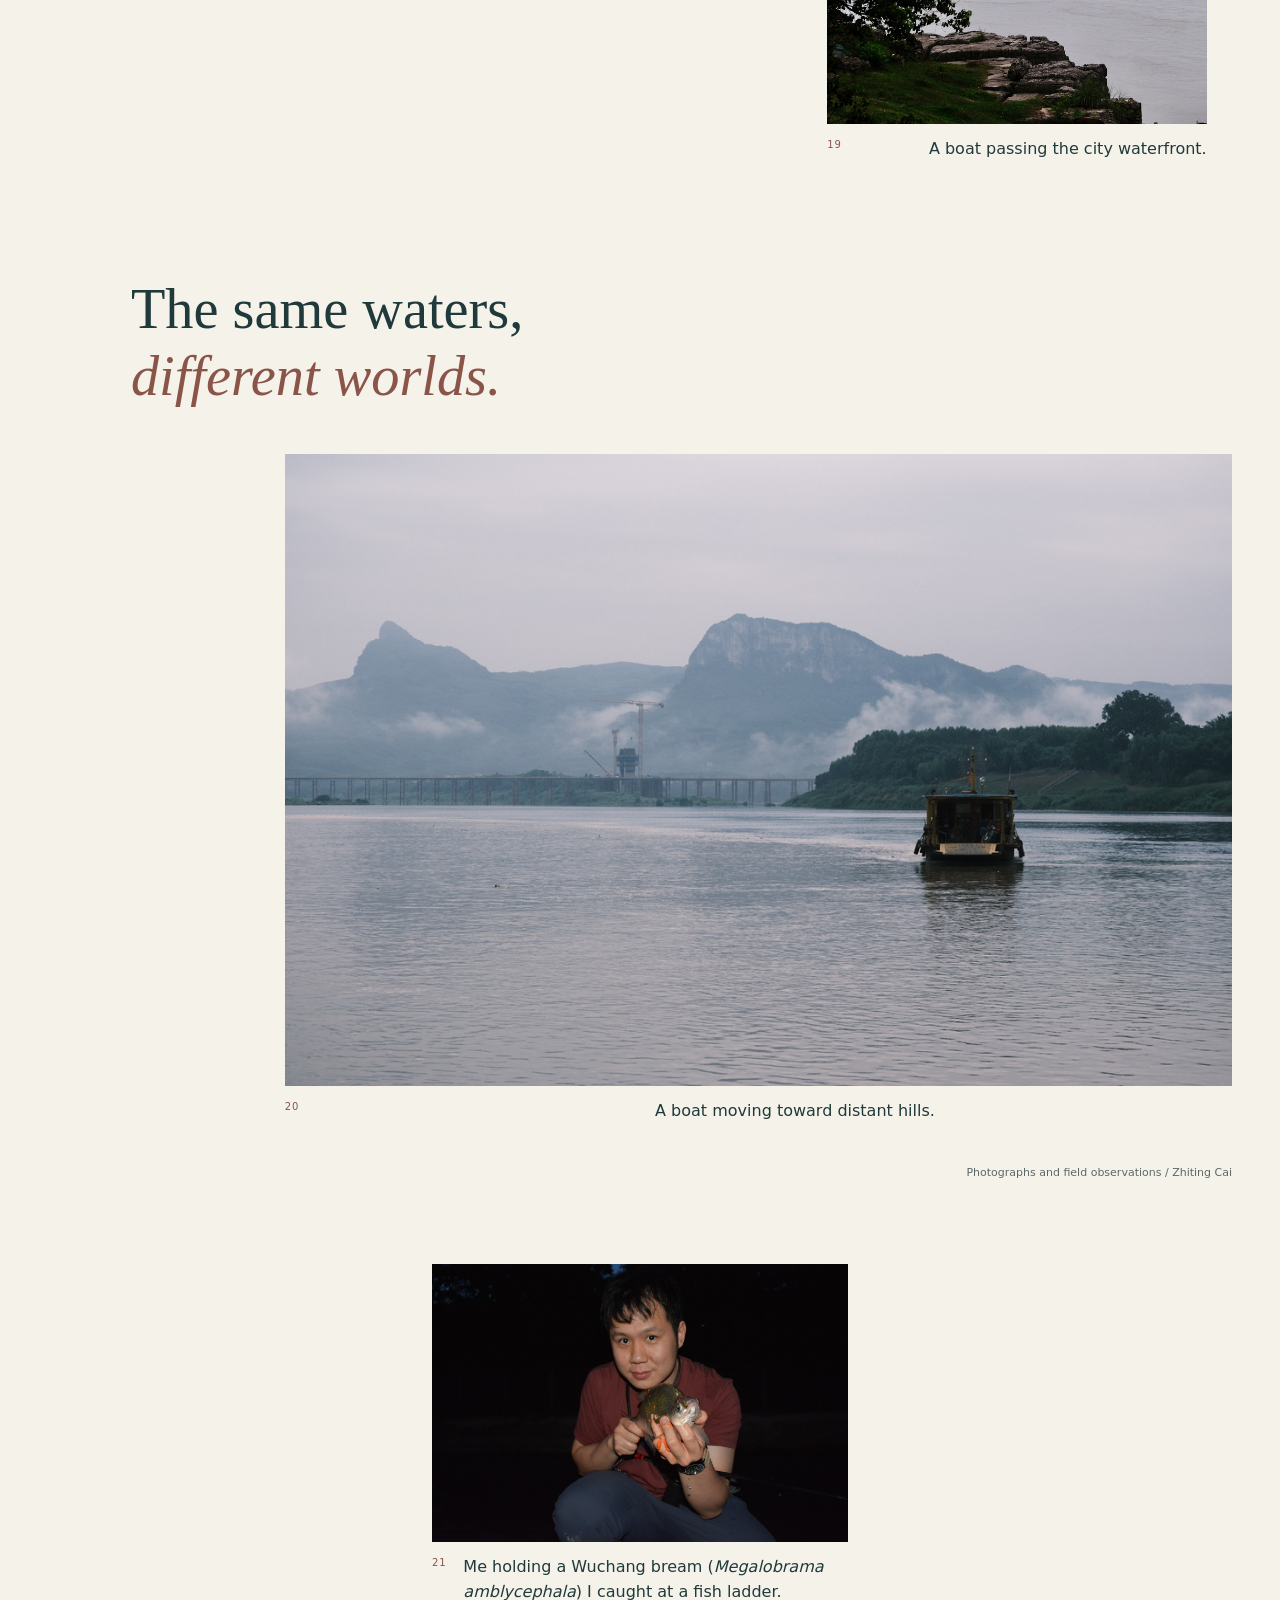
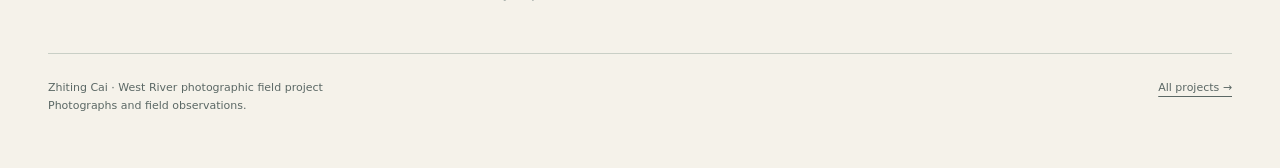
<file: west-river.html>
<!doctype html>
<html lang="en">
<head>
<meta charset="utf-8"><meta name="viewport" content="width=device-width, initial-scale=1">
<title>Encountering the Many Embodiments of the West River (Xi Fleuve) · Yuanbo Cai</title>
<meta name="description" content="A photographic field project by Zhiting Cai exploring how work, knowledge, memory, and everyday life shape encounters with the West River.">
<link rel="stylesheet" href="portfolio.css"><link rel="stylesheet" href="projects.css"><link rel="stylesheet" href="west-river.css?v=20261120-quieter-intro"><script src="portfolio.js" defer></script>
</head>
<body class="photo-project">
<a class="skip" href="#main">Skip to the photographs</a>
<header class="site-header"><a class="wordmark" href="index.html">Yuanbo Cai <span>Cartography &amp; historical GIS</span></a><nav class="project-links" aria-label="Portfolio"><a href="index.html">All projects</a><a href="corridors.html">East Himalaya</a><a href="yangtze.html">Yangtze</a><a href="across-the-divide.html">Across the Divide</a><a href="coursework.html">Course work</a><a href="west-river.html" aria-current="page">Photography</a></nav></header>
<main id="main">
<section class="wrap photo-masthead"><div class="photo-title-block"><p class="eyebrow">West River / 西江 · A photographic field project</p><h1>Encountering the<br>Many Embodiments<br>of the <em>West River</em><span class="photo-river-alias">(Xi Fleuve)</span></h1><p class="photo-chinese" lang="zh-Hans">同一条江河，不同的人间</p></div><div class="opening-image"><figure class="essay-photo "><a href="assets/west-river/river-evening.jpg" data-lightbox data-caption="An evening beside the river."><img src="assets/west-river/river-evening.jpg" width="1086" height="724" alt="An evening beside the river." loading="eager" fetchpriority="high" decoding="async"></a><figcaption><span class="photo-number">01</span><span>An evening beside the river.</span></figcaption></figure></div></section><section class="photo-intro wrap" id="introduction" aria-label="Introduction">
<blockquote class="river-epigraph"><p>“All rivers have distinct personalities, intangible traits that go beyond width and length and swiftness.”</p><footer>— Peter Hessler, <cite>River Town</cite></footer></blockquote>
<div class="photo-intro-copy"><p>Peter Hessler describes the contrasting personalities of the Yangtze and the Wu through their landscapes, journeys, and human presence. His observation leaves me wondering how many personalities might inhabit a single river. Walking along the West River, I have encountered boat crews, fishers, engineers, and riverside residents whose work, knowledge, and attachments bring them into different relationships with the same waters.</p>
<details class="embodiments-note"><summary><span class="embodiments-heading">Why “Embodiments”?</span><span class="embodiments-subtitle">Encountering Water through Mahayana Buddhist Thought</span></summary><div class="prose">
<p>The title draws on the understanding of the Buddha’s three bodies, or <i>trikāya</i>, in Mahayana Buddhist thought: <i>dharmakāya</i> (法身), <i>saṃbhogakāya</i> (報身), and <i>nirmāṇakāya</i> (化身). These terms concern the nature of buddhahood and the forms through which awakened presence becomes accessible to different beings. The <i>Sūtra on the Three Bodies</i> expresses their relationship through an atmospheric analogy: space, clouds, and rain. Its imagery offers a point of departure for this photographic project’s attention to water, appearance, and encounter.</p>
<p>I approach this imagery as a way of thinking about the relationship between existence, representation, and situated experience. The analogy is a personal extension of the teaching, rather than a correspondence between the three bodies and water’s physical states. Water circulates through rivers, clouds, rainfall, and human bodies; we encounter it in particular places, through particular needs and histories. A river, a cup of water, and a passing cloud make that circulation perceptible in different ways.</p>
<p>Along the West River, these encounters acquire social and material form. Water becomes a navigable channel through the knowledge and labour of boat crews, a fishing ground through the practices of fishers, and an energy resource through engineering measurements and planning. These relationships overlap within the same waters, while the people and institutions involved have unequal capacities to shape the river’s future. “Embodiments” names my attempt to photograph how the river becomes present in these lives—and how each encounter reveals something while leaving other relationships beyond the frame.</p>
<p class="photo-source">Textual reference: <a href="https://read.84000.co/translation/toh283.html"><i>The Sūtra on the Three Bodies</i>, Toh 283</a>, translated by the Buddhavacana Translation Group for 84000.</p>
</div></details></div>
</section><section class="wrap route-spread" id="route" aria-labelledby="route-title"><div class="route-copy"><p class="eyebrow">Field notebook / 00</p><h2 id="route-title">Walking<br>upstream</h2><p>The route map places the West River within the wider Pearl River basin, connecting the river mouth with Zhaoqing, Wuzhou, and upstream reaches toward Laibin.</p><p class="route-small">A geographical companion to the photographs. The original Chinese labels and map credit are retained.</p><div class="essay-jumps"><a href="#working-water">01 / Working water</a><a href="#from-water">02 / From the water</a><a href="#along-banks">03 / Along the banks</a></div></div><figure class="route-image"><a href="assets/west-river/fieldwork-route.jpg" data-lightbox data-caption="Up the Pearl River · Route map. Original Chinese labels and cartographer credit retained."><img src="assets/west-river/fieldwork-route.jpg" width="1280" height="960" alt="Up the Pearl River route map, showing the estuary, Zhaoqing, Wuzhou, Guiping, Wuxuan, Laibin, and associated river reaches." loading="lazy"></a><figcaption>Up the Pearl River · Route map · Click to enlarge</figcaption></figure></section><section class="wrap essay-chapter" id="working-water" aria-labelledby="working-title"><header class="essay-section-title"><span class="chapter-number">01</span><div><p class="eyebrow">Passage / Work / Changing banks</p><h2 id="working-title">Working water</h2></div></header><figure class="essay-photo full-spread"><a href="assets/west-river/river-traffic.jpg" data-lightbox data-caption="Vessels spread along a broad river reach."><img src="assets/west-river/river-traffic.jpg" width="1086" height="724" alt="Vessels spread along a broad river reach." loading="lazy" decoding="async"></a><figcaption><span class="photo-number">02</span><span>Vessels spread along a broad river reach.</span></figcaption></figure><div class="essay-pair uneven"><figure class="essay-photo "><a href="assets/west-river/working-bank.jpg" data-lightbox data-caption="A person on a moored vessel, with piles of material across the water."><img src="assets/west-river/working-bank.jpg" width="1024" height="768" alt="A person on a moored vessel, with piles of material across the water." loading="lazy" decoding="async"></a><figcaption><span class="photo-number">03</span><span>A person on a moored vessel, with piles of material across the water.</span></figcaption></figure><figure class="essay-photo lower-photo"><a href="assets/west-river/riverside-building.jpg" data-lightbox data-caption="A hydropower station beside the river."><img src="assets/west-river/riverside-building.jpg" width="1086" height="724" alt="A hydropower station beside the river." loading="lazy" decoding="async"></a><figcaption><span class="photo-number">04</span><span>A hydropower station beside the river.</span></figcaption></figure></div><section class="research-interlude hydro-interlude" aria-labelledby="flow-heading">
<header class="research-heading"><span class="eyebrow">Hydrology · R</span><h3 class="interlude-title" id="flow-heading">Summer flows at Dahuangjiangkou</h3></header>
<div class="research-body">
<p>Datengxia began storing water in 2020. To put two later summers in perspective, I compared daily discharge at Dahuangjiangkou in 2022 and 2024 with a seasonal curve fitted to Dongta gauge records from 1936–1941 using a generalized additive model (GAM).</p>
<figure><a href="assets/west-river/research/hydropower-gam-2022-2024.png" data-lightbox data-caption="Summer discharge at Dahuangjiangkou in 2022 and 2024, measured against the 1936–1941 seasonal curve for Dongta."><img src="assets/west-river/research/hydropower-gam-2022-2024.png" width="3200" height="1950" alt="Six panels on a common scale. Orange marks days above the historical curve and blue marks days below it." loading="lazy"></a>
<figcaption>Read across each row from spring to August. Both years rose above the historical curve in June. In the August window, all of the 2022 values fell below it, while 2024 began above it. The dashed zero line marks the historical reference for each calendar day.</figcaption></figure>
<p class="research-caveat">The two gauges and observation periods differ. Attributing a departure to dam operations would require evidence beyond this comparison. The first two date windows overlap.</p>
<p class="photo-source">Datengxia’s river closure took place in October 2019 and initial impoundment in March 2020. <a href="https://www.nea.gov.cn/2020-03/17/c_138887809.htm">National Energy Administration</a>.</p>
</div></section><div class="essay-pair portrait-landscape"><figure class="essay-photo "><a href="assets/west-river/excavator.jpg" data-lightbox data-caption="An excavator working beside riverside buildings."><img src="assets/west-river/excavator.jpg" width="1080" height="1920" alt="An excavator working beside riverside buildings." loading="lazy" decoding="async"></a><figcaption><span class="photo-number">05</span><span>An excavator working beside riverside buildings.</span></figcaption></figure><figure class="essay-photo lower-photo"><a href="assets/west-river/bank-rebuilding.jpg" data-lightbox data-caption="Buildings and construction along a narrow reach of water."><img src="assets/west-river/bank-rebuilding.jpg" width="1086" height="723" alt="Buildings and construction along a narrow reach of water." loading="lazy" decoding="async"></a><figcaption><span class="photo-number">06</span><span>Buildings and construction along a narrow reach of water.</span></figcaption></figure></div></section><section class="wrap essay-chapter" id="from-water" aria-labelledby="fish-title"><header class="essay-section-title"><span class="chapter-number">02</span><div><p class="eyebrow">Catch / Handling / Livelihood</p><h2 id="fish-title">From the water</h2></div></header><figure class="essay-photo full-spread"><a href="assets/west-river/silver-catch.jpg" data-lightbox data-caption="间下鱵 · Asian pencil halfbeak · Hyporhamphus intermedius"><img src="assets/west-river/silver-catch.jpg" width="2400" height="1600" alt="Long, silver fish laid across one another in a basket." loading="lazy" decoding="async"></a><figcaption><span class="photo-number">07</span><span class="fish-caption"><span class="fish-common"><span lang="zh-Hans">间下鱵</span> / Asian pencil halfbeak</span><i class="fish-scientific">Hyporhamphus intermedius</i></span></figcaption></figure><div class="essay-pair uneven fish-pair"><figure class="essay-photo "><a href="assets/west-river/basket-and-catch.jpg" data-lightbox data-caption="须鳗鰕虎 · Bearded worm goby · Taenioides cirratus"><img src="assets/west-river/basket-and-catch.jpg" width="2400" height="1600" alt="A woven basket among the catch." loading="lazy" decoding="async"></a><figcaption><span class="photo-number">08</span><span class="fish-caption"><span class="fish-common"><span lang="zh-Hans">须鳗鰕虎</span> / Bearded worm goby</span><i class="fish-scientific">Taenioides cirratus</i></span></figcaption></figure><figure class="essay-photo lower-photo"><a href="assets/west-river/fish-in-palm.jpg" data-lightbox data-caption="七丝鲚 · Gray’s grenadier anchovy · Coilia grayii"><img src="assets/west-river/fish-in-palm.jpg" width="2400" height="1600" alt="A small fish held in an open palm." loading="lazy" decoding="async"></a><figcaption><span class="photo-number">09</span><span class="fish-caption"><span class="fish-common"><span lang="zh-Hans">七丝鲚</span> / Gray’s grenadier anchovy</span><i class="fish-scientific">Coilia grayii</i></span></figcaption></figure></div><div class="essay-single inset-right"><figure class="essay-photo "><a href="assets/west-river/fish-in-basin.jpg" data-lightbox data-caption="Fish fry collected in the brackish waters of the Pearl River estuary. Bighead carp (Hypophthalmichthys nobilis) and sea catfish (family Ariidae)."><img src="assets/west-river/fish-in-basin.jpg" width="1086" height="724" alt="Fish fry in a yellow basin." loading="lazy" decoding="async"></a><figcaption><span class="photo-number">10</span><span>Fish fry collected in the brackish waters of the Pearl River estuary. Bighead carp (<i>Hypophthalmichthys nobilis</i>) and sea catfish (family Ariidae).</span></figcaption></figure></div><p class="fish-name-note">Name references: <a href="https://fishbase.se/summary/Hyporhamphus-intermedius">FishBase</a> and <a href="https://fishdb.sinica.edu.tw/eng/species.php?id=395240">Taiwan Fish Database</a>. Photograph 08 identification supplied by the photographer; scientific and English names checked against the <a href="https://fishdb.sinica.edu.tw/chi/species.php?id=381858">Taiwan Fish Database</a>.</p><section class="research-interlude" aria-labelledby="spawn-heading">
<header class="research-heading"><span class="eyebrow">Historical spawning records · R</span><h3 class="interlude-title" id="spawn-heading">When fish spawned at Dongta in 1983</h3></header>
<div class="research-body">
<p>The photographs show the catch after it came ashore. For a different view of the river, I went back to the spring of 1983 and plotted the spawning dates recorded at Dongta alongside six rises in water level and daily discharge at the Dawong River Estuary station.</p>
<figure><a href="assets/west-river/research/spawning-1983.png" data-lightbox data-caption="Dongta spawning records, April–May 1983, alongside daily discharge and six rises in water level."><img src="assets/west-river/research/spawning-1983.png" alt="Three panels share a date axis. Daily discharge is plotted above water-level rise rates and the spawning dates of ten fish taxa." loading="lazy"></a>
<figcaption>Follow the green band for the third rise in early May down to the fish records. Grass carp spawning was recorded earlier in the rise, and the black carp record extended several days later. A horizontal segment spans the dates given in the source. A single tick marks one reported time.</figcaption></figure>
</div></section></section><section class="wrap essay-chapter" id="along-banks" aria-labelledby="banks-title"><header class="essay-section-title"><span class="chapter-number">03</span><div><p class="eyebrow">Conversation / Dwelling / Attention</p><h2 id="banks-title">Along the banks</h2></div></header><figure class="essay-photo full-spread modest-spread"><a href="assets/west-river/riverside-conversation.jpg" data-lightbox data-caption="A conversation beside the river, with a bicycle between two people."><img src="assets/west-river/riverside-conversation.jpg" width="1086" height="724" alt="A conversation beside the river, with a bicycle between two people." loading="lazy" decoding="async"></a><figcaption><span class="photo-number">11</span><span>A conversation beside the river, with a bicycle between two people.</span></figcaption></figure><div class="essay-pair portrait-duet"><figure class="essay-photo "><a href="assets/west-river/fishing-lines.jpg" data-lightbox data-caption="A fish trap in the Pearl River estuary."><img src="assets/west-river/fishing-lines.jpg" width="1288" height="1932" alt="A fish trap beside a bridge at dusk in the Pearl River estuary." loading="lazy" decoding="async"></a><figcaption><span class="photo-number">12</span><span>A fish trap in the Pearl River estuary.</span></figcaption></figure><figure class="essay-photo lower-photo"><a href="assets/west-river/under-bridge.jpg" data-lightbox data-caption="A path following the underside of a bridge."><img src="assets/west-river/under-bridge.jpg" width="875" height="898" alt="A path following the underside of a bridge." loading="lazy" decoding="async"></a><figcaption><span class="photo-number">13</span><span>A path following the underside of a bridge.</span></figcaption></figure></div><div class="essay-pair uneven"><figure class="essay-photo "><a href="assets/west-river/bridge-and-boats.jpg" data-lightbox data-caption="A bridge and boats sharing the river."><img src="assets/west-river/bridge-and-boats.jpg" width="1086" height="724" alt="A bridge and boats sharing the river." loading="lazy" decoding="async"></a><figcaption><span class="photo-number">14</span><span>A bridge and boats sharing the river.</span></figcaption></figure><figure class="essay-photo lower-photo"><a href="assets/west-river/shore-side-lives.jpg" data-lightbox data-caption="People, scooters, and bicycles at the waterfront."><img src="assets/west-river/shore-side-lives.jpg" width="1089" height="721" alt="People, scooters, and bicycles at the waterfront." loading="lazy" decoding="async"></a><figcaption><span class="photo-number">15</span><span>People, scooters, and bicycles at the waterfront.</span></figcaption></figure></div><div class="essay-pair portrait-duet dwelling-pair"><figure class="essay-photo "><a href="assets/west-river/houses-by-water.jpg" data-lightbox data-caption="Riverside houses reflected in the water."><img src="assets/west-river/houses-by-water.jpg" width="1080" height="1920" alt="Riverside houses reflected in the water." loading="lazy" decoding="async"></a><figcaption><span class="photo-number">16</span><span>Riverside houses reflected in the water.</span></figcaption></figure><figure class="essay-photo lower-photo"><a href="assets/west-river/riverside-shrine.jpg" data-lightbox data-caption="Figures of the Bodhisattva Avalokitesvara and incense beside the river."><img src="assets/west-river/riverside-shrine.jpg" width="1440" height="1920" alt="Figures of the Bodhisattva Avalokitesvara and incense beside the river." loading="lazy" decoding="async"></a><figcaption><span class="photo-number">17</span><span>Figures of the Bodhisattva Avalokitesvara and incense beside the river.</span></figcaption></figure></div><div class="essay-pair uneven"><figure class="essay-photo "><a href="assets/west-river/boats-at-bank.jpg" data-lightbox data-caption="Small boats at a rocky riverbank."><img src="assets/west-river/boats-at-bank.jpg" width="1086" height="724" alt="Small boats at a rocky riverbank." loading="lazy" decoding="async"></a><figcaption><span class="photo-number">18</span><span>Small boats at a rocky riverbank.</span></figcaption></figure><figure class="essay-photo narrow-photo"><a href="assets/west-river/boat-and-city.jpg" data-lightbox data-caption="A boat passing the city waterfront."><img src="assets/west-river/boat-and-city.jpg" width="724" height="1086" alt="A boat passing the city waterfront." loading="lazy" decoding="async"></a><figcaption><span class="photo-number">19</span><span>A boat passing the city waterfront.</span></figcaption></figure></div></section><section class="wrap essay-ending" aria-label="Closing photograph"><p class="ending-line">The same waters,<br><em>different worlds.</em></p><figure class="essay-photo closing-photo"><a href="assets/west-river/boat-and-hills.jpg" data-lightbox data-caption="A boat moving toward distant hills."><img src="assets/west-river/boat-and-hills.jpg" width="1086" height="724" alt="A boat moving toward distant hills." loading="lazy" decoding="async"></a><figcaption><span class="photo-number">20</span><span>A boat moving toward distant hills.</span></figcaption></figure><p class="essay-signature">Photographs and field observations / Zhiting Cai</p></section><div class="wrap" id="field-portrait">
<figure class="essay-photo" style="max-width:26rem;margin:0 auto 3rem">
<a href="assets/west-river/wuchang-bream.jpg" data-lightbox data-caption="Me holding a Wuchang bream (Megalobrama amblycephala) I caught at a fish ladder."><img src="assets/west-river/wuchang-bream.jpg" width="1600" height="1068" alt="The author holding a Wuchang bream." loading="lazy" decoding="async"></a>
<figcaption><span class="photo-number">21</span><span>Me holding a Wuchang bream (<i>Megalobrama amblycephala</i>) I caught at a fish ladder.</span></figcaption>
</figure></div></main>
<footer class="wrap"><p>Zhiting Cai · West River photographic field project<br>Photographs and field observations.</p><a href="index.html">All projects →</a></footer>
<dialog id="image-dialog" aria-labelledby="image-caption"><div class="lightbox-toolbar"><p id="image-caption"></p><div><a id="image-original" href="#">Open image file ↗</a><button type="button" id="close-image" aria-label="Close image">Close ×</button></div></div><div class="lightbox-stage"><img id="lightbox-image" alt=""></div><p class="lightbox-help">Click the image to switch between fit and full size. Press Esc to close.</p></dialog>
</body></html>
</file>
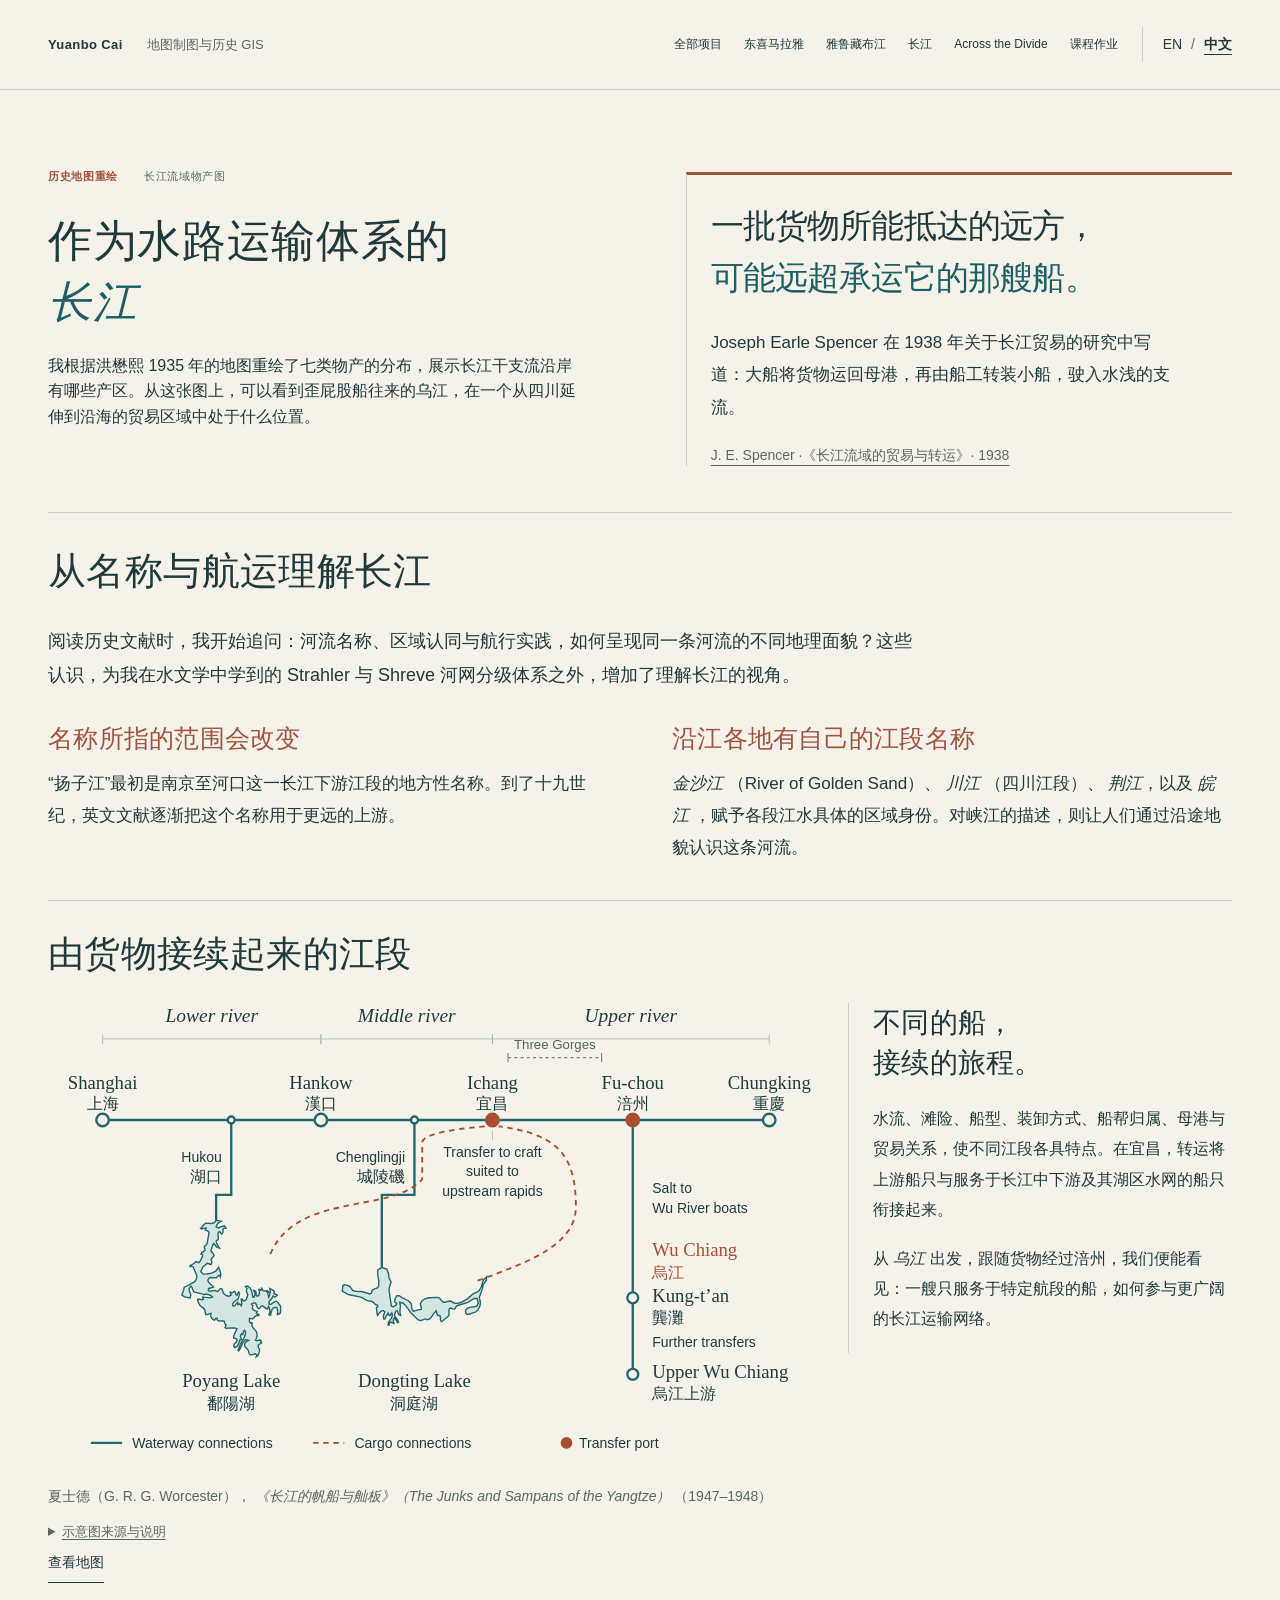
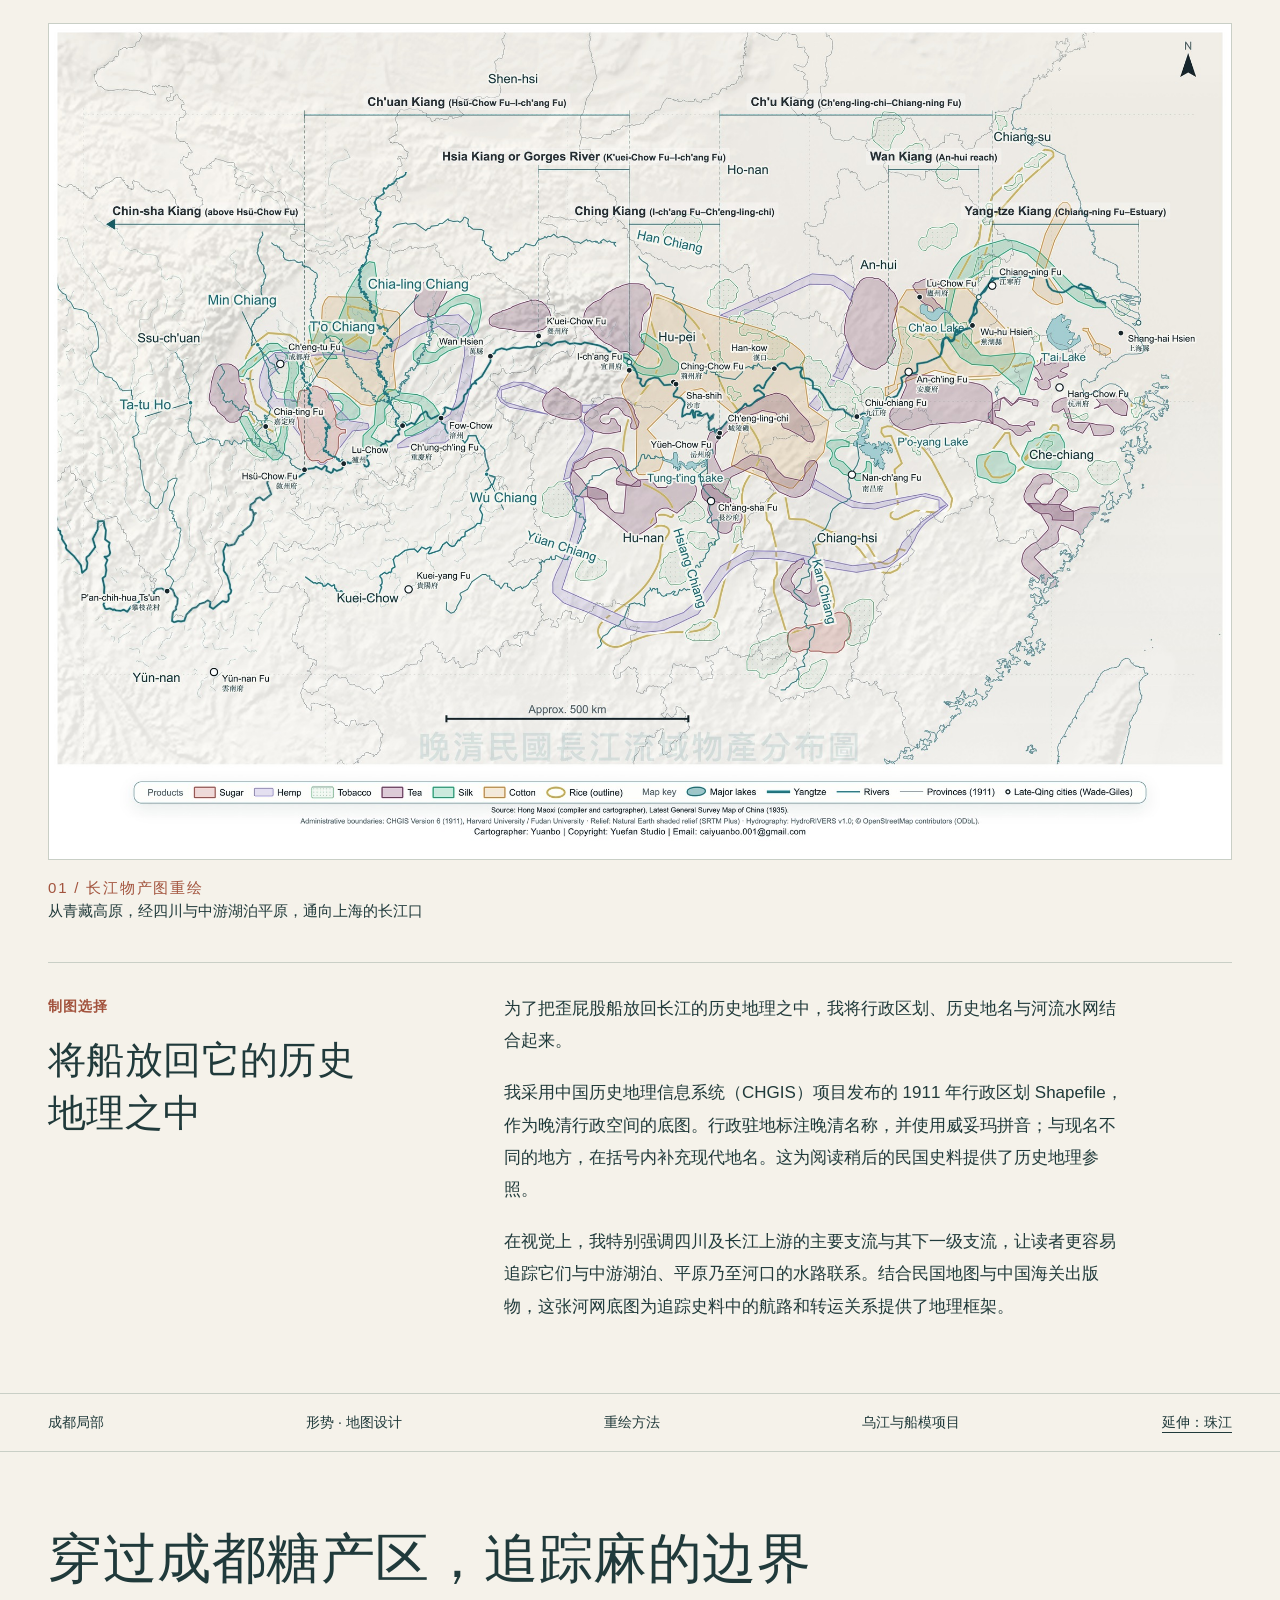
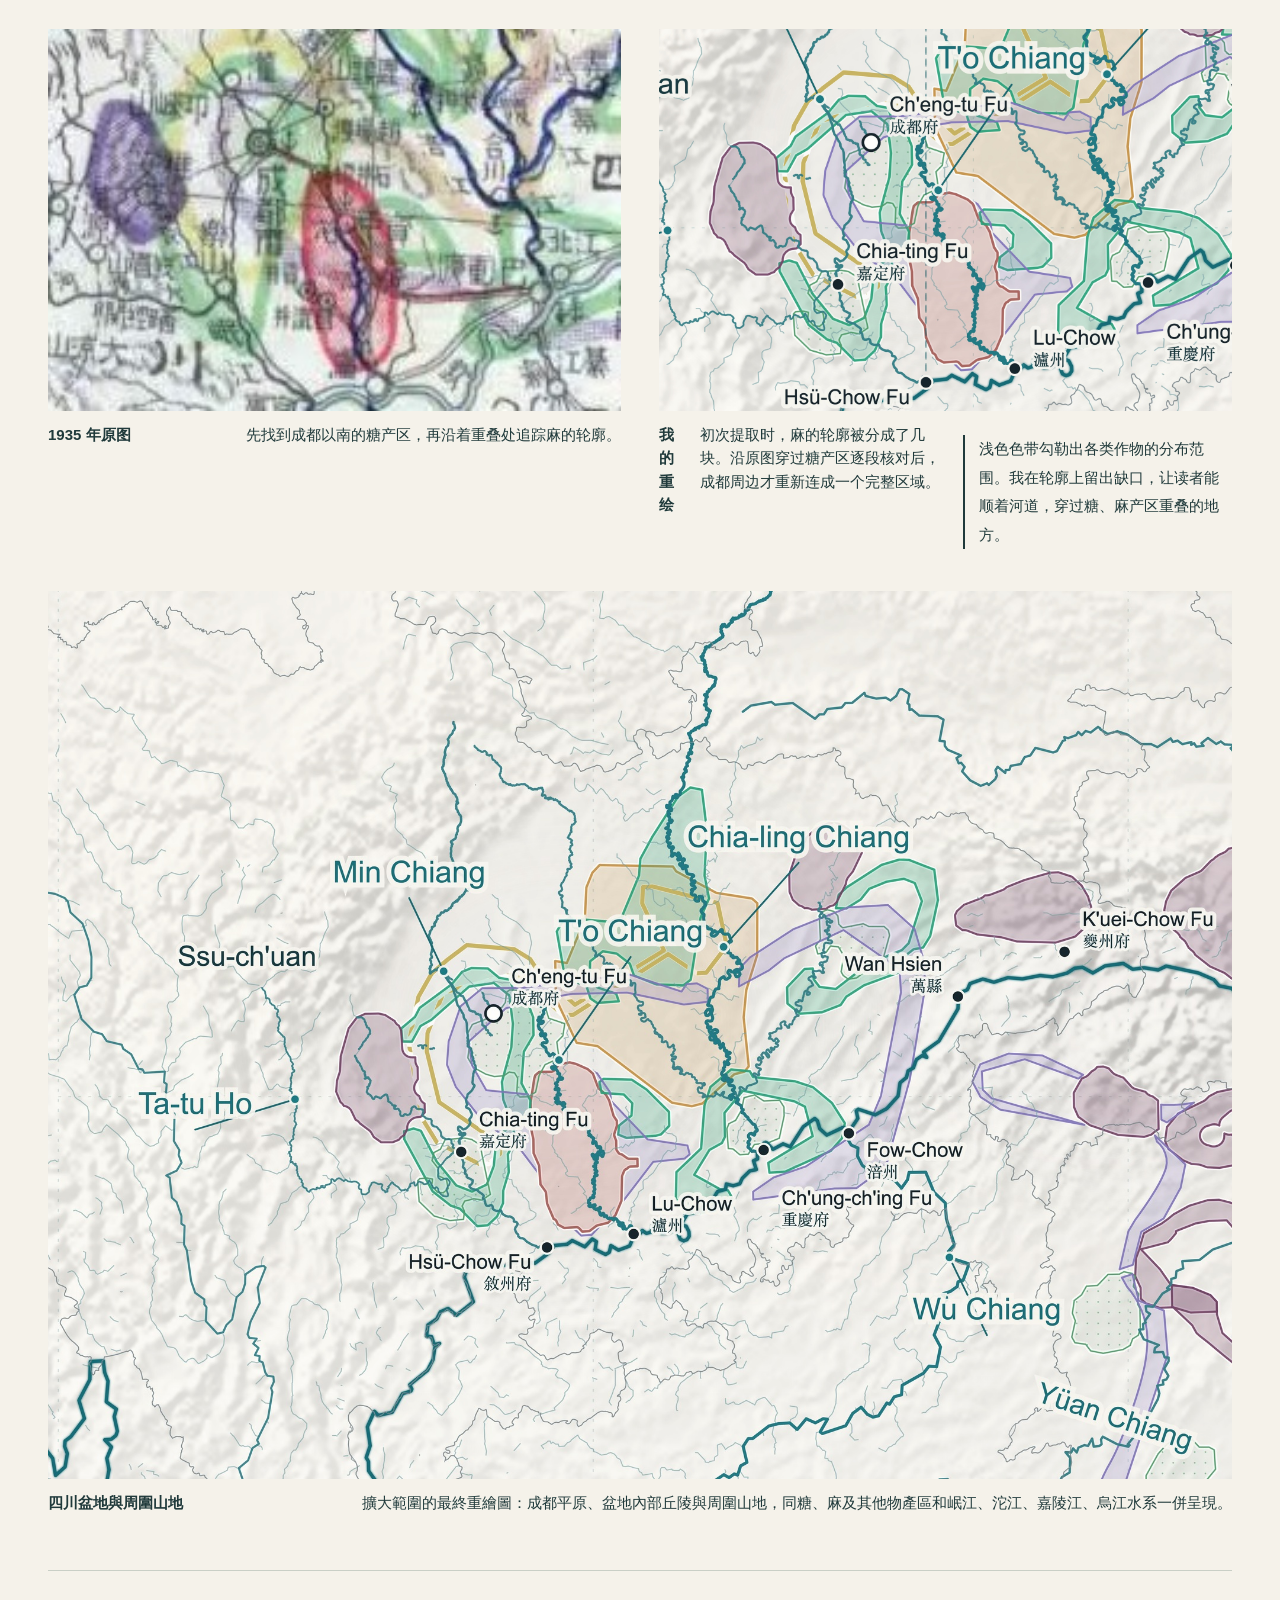
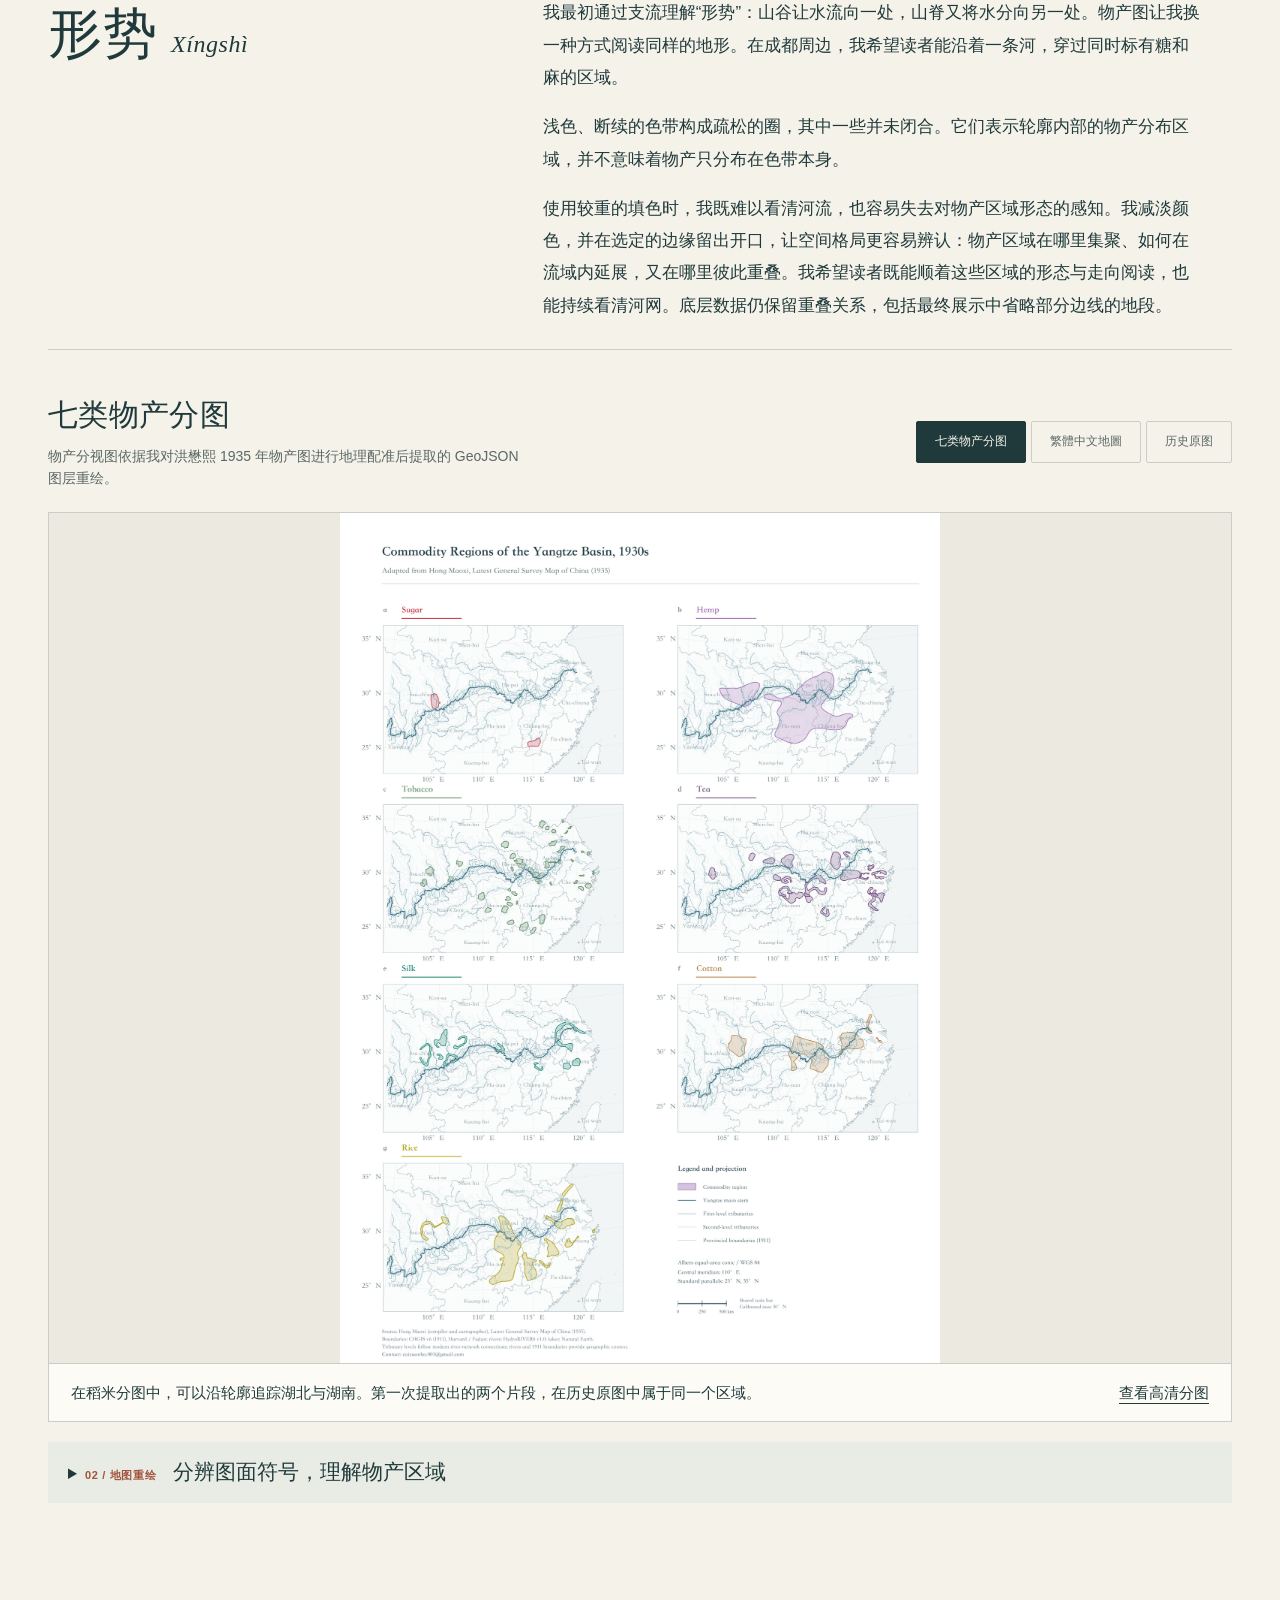
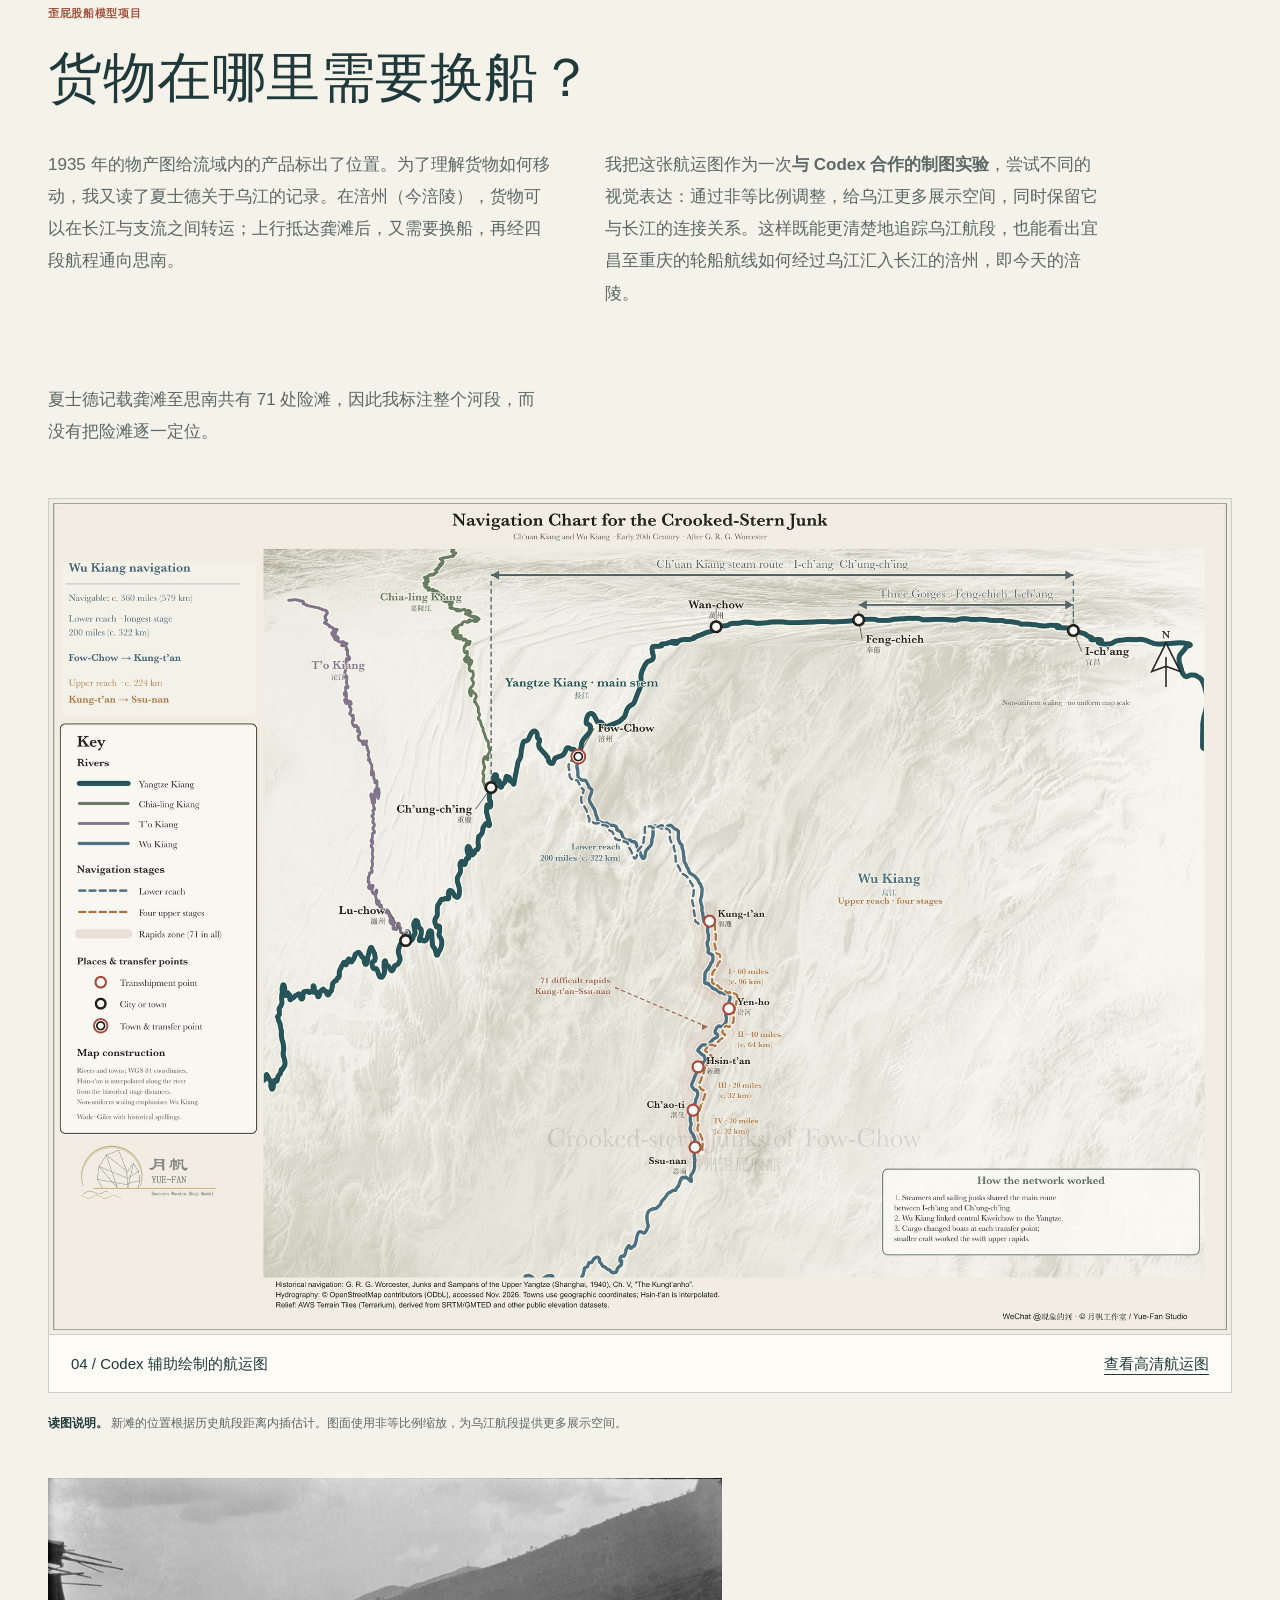
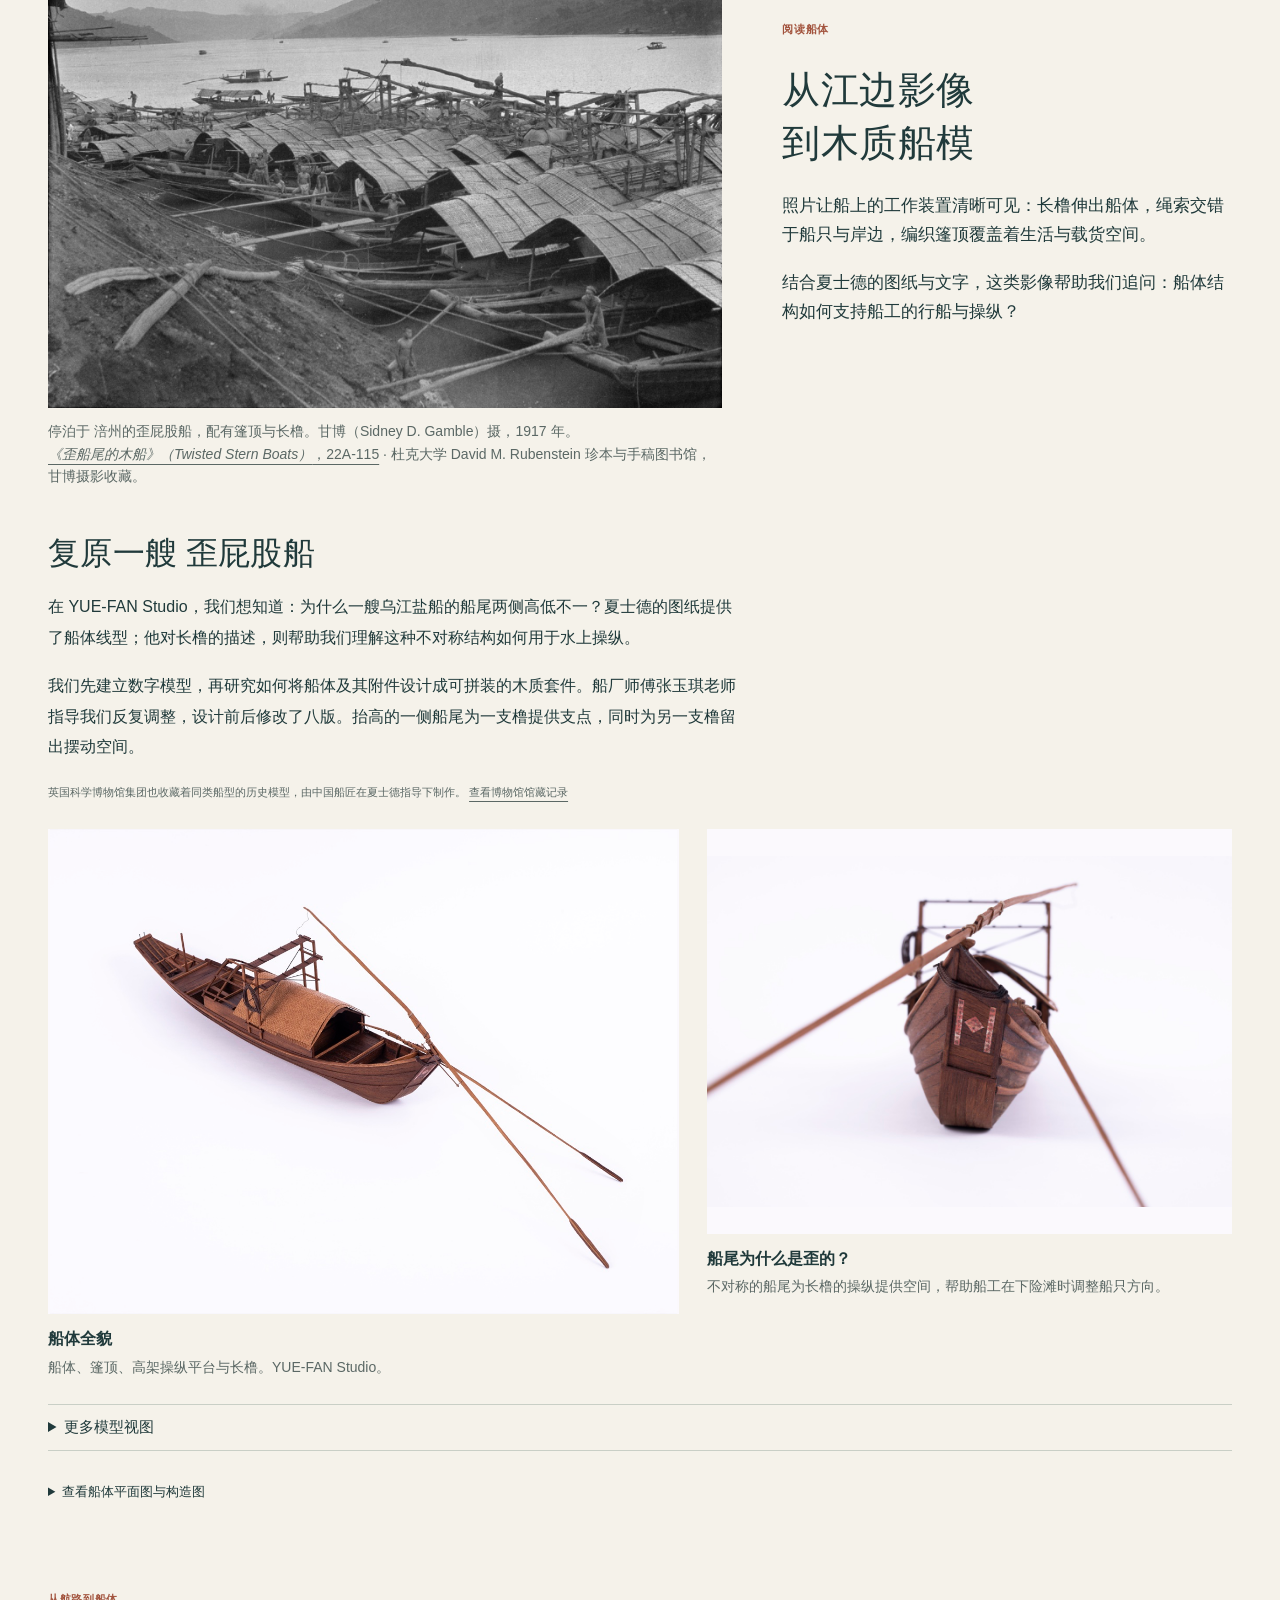
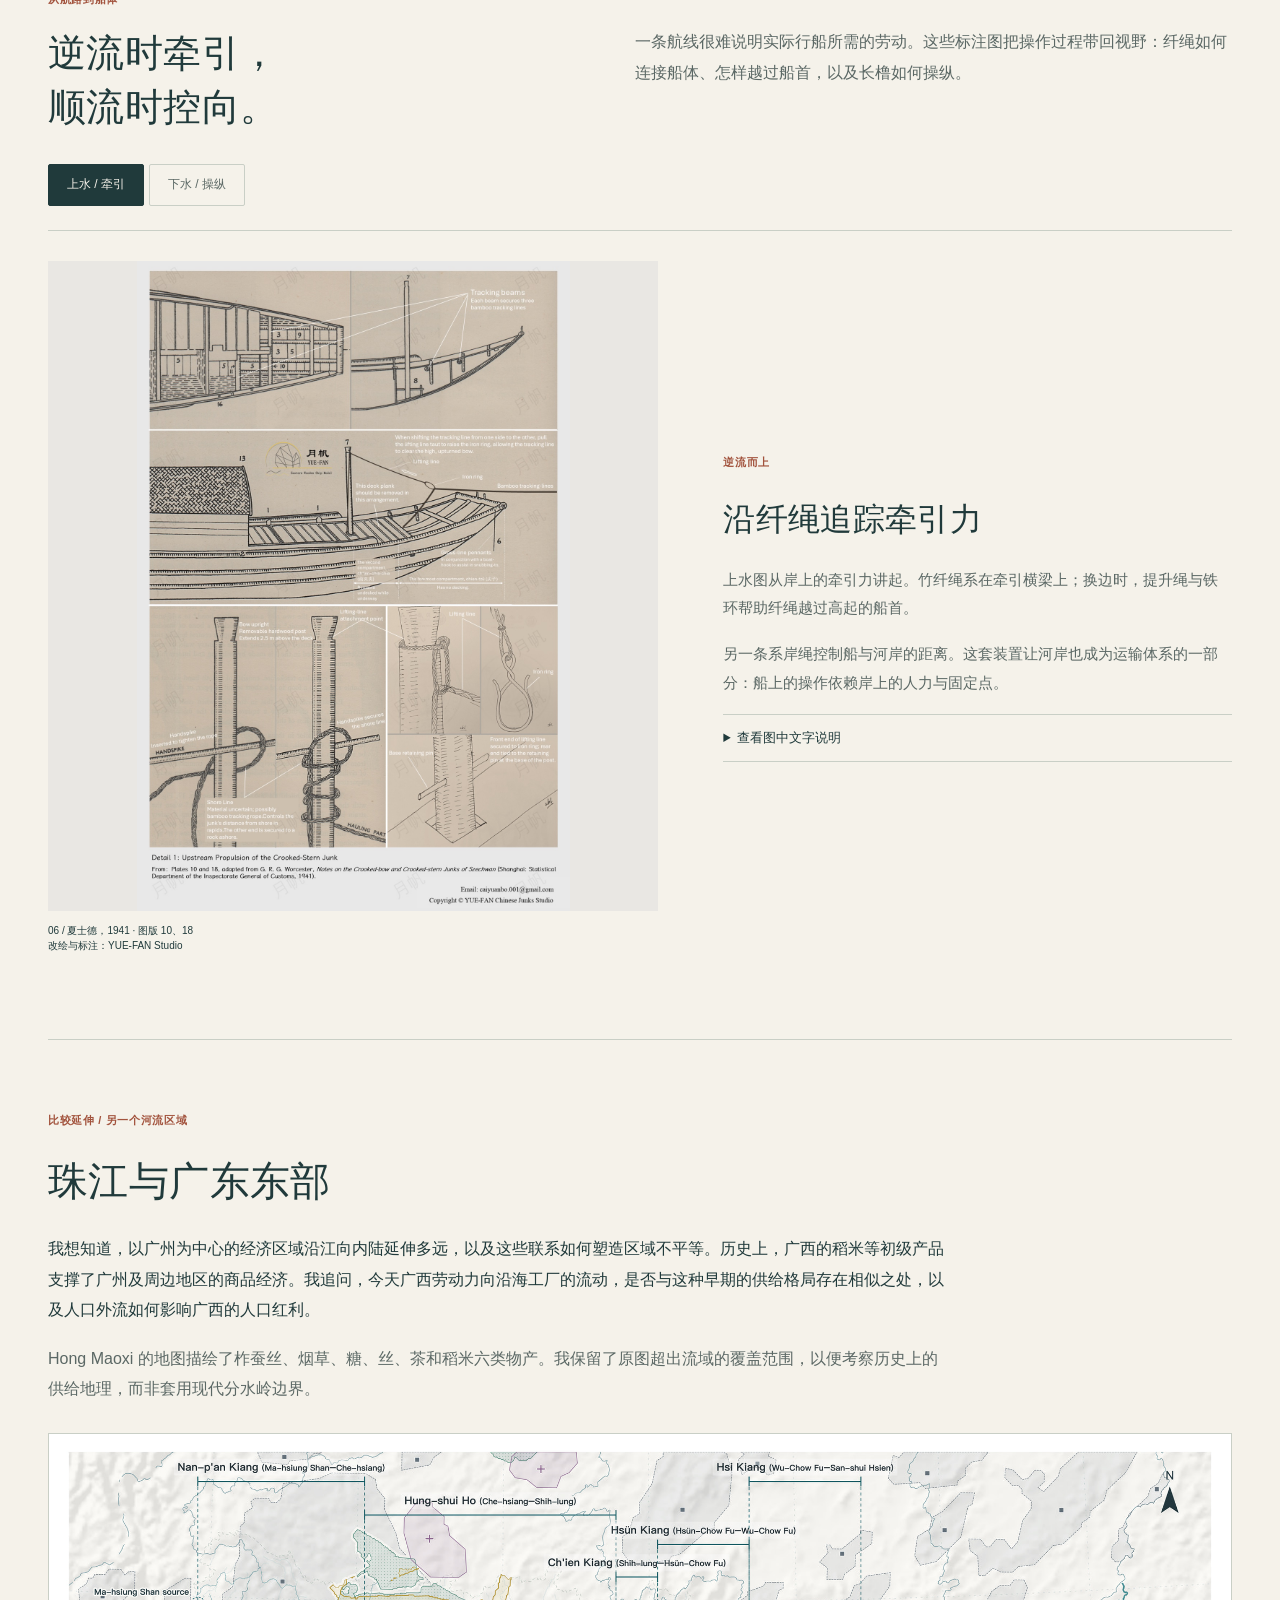
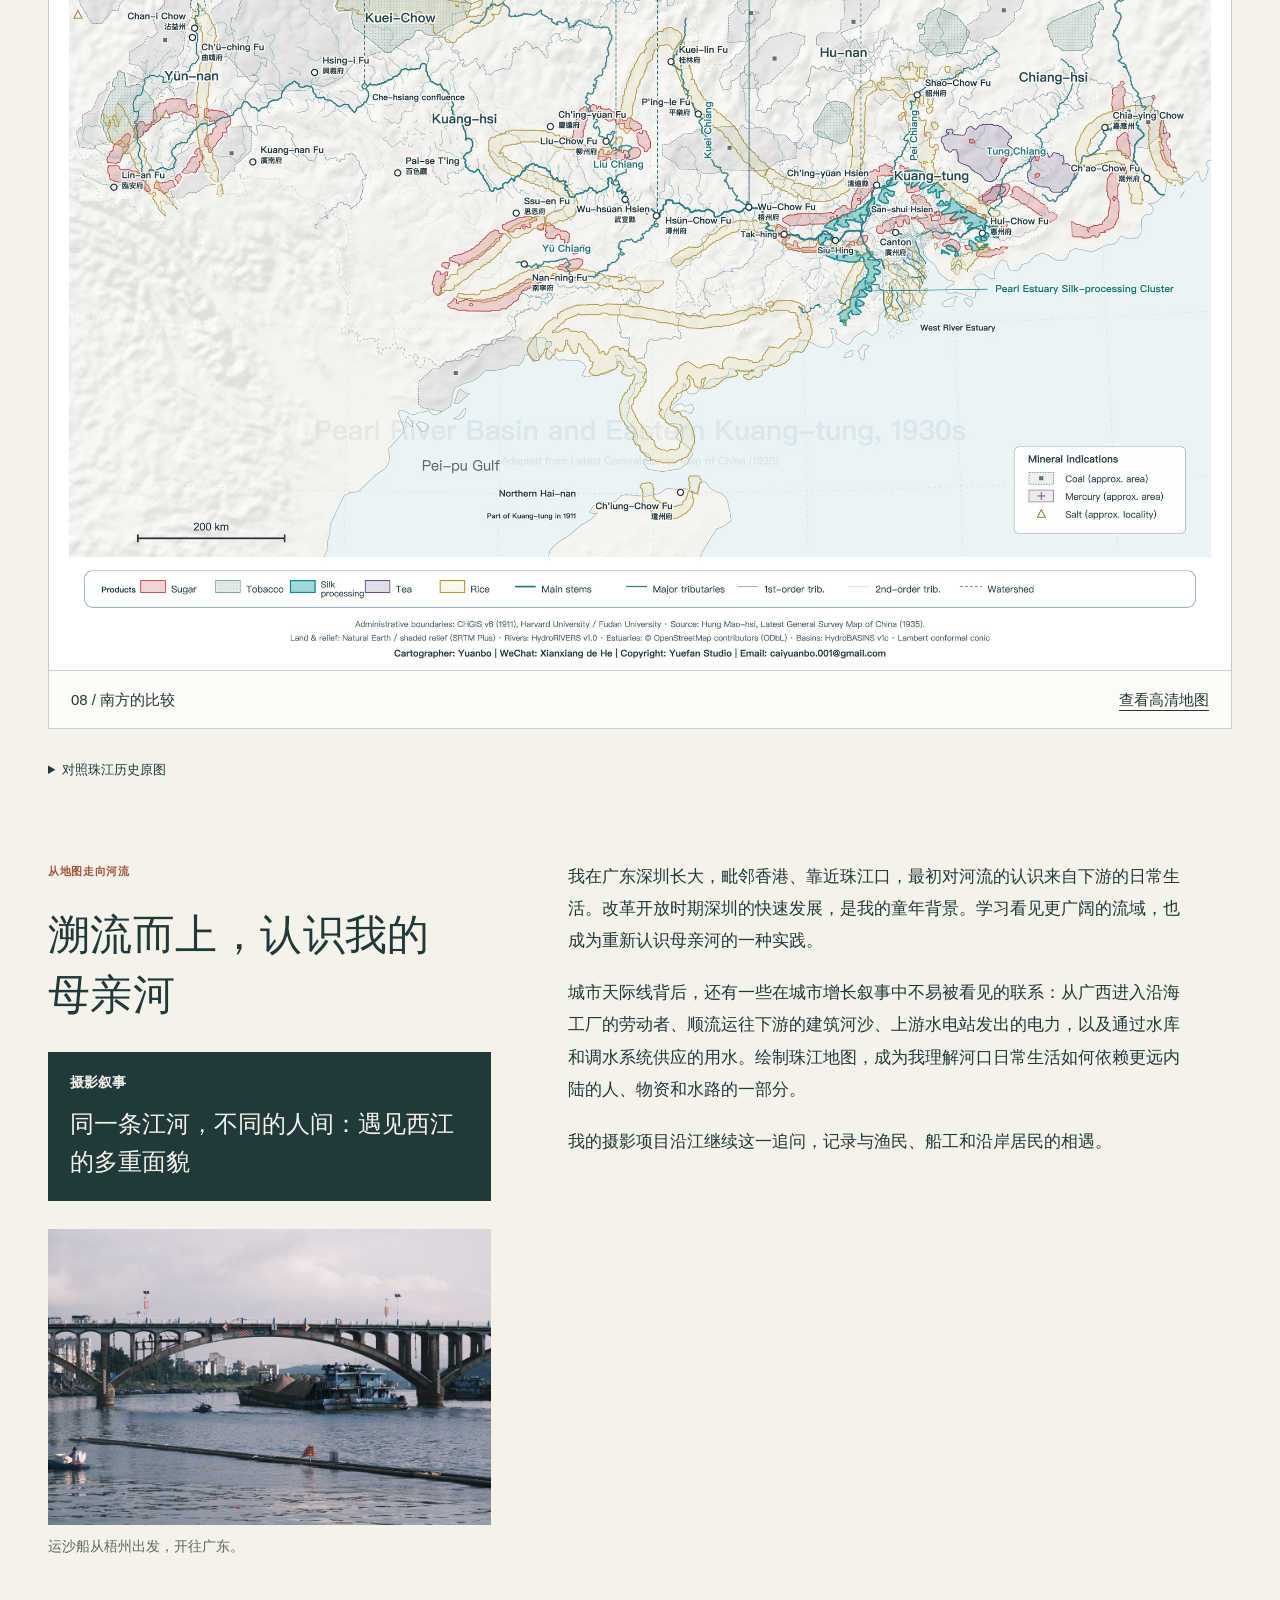
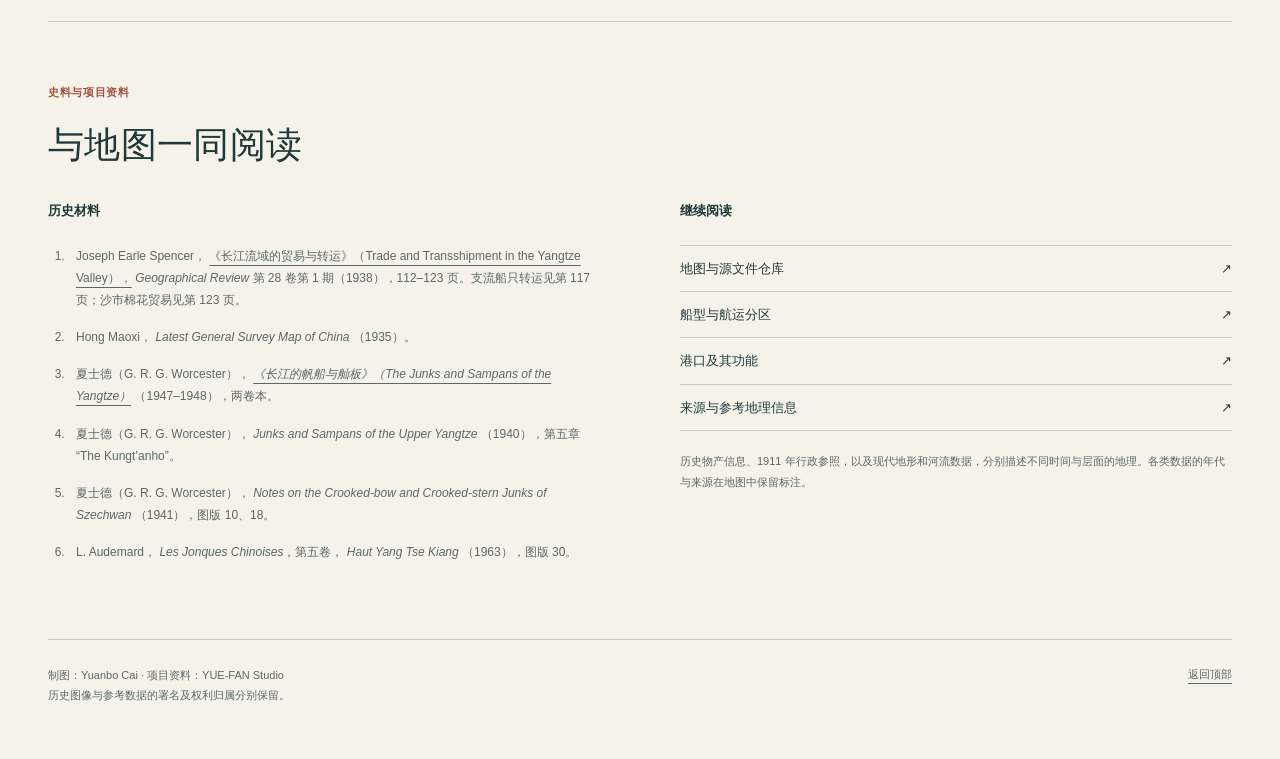
<file: yangtze-zh.html>
<!doctype html>
<html lang="zh-Hans">
<head>
  <meta charset="utf-8">
  <meta name="viewport" content="width=device-width, initial-scale=1">
  <meta name="description" content="Yuanbo Cai 的历史制图项目：重绘 1935 年长江物产图中的七类物产，探讨区域地理与水路运输，并展示借助 Codex 绘制的乌江航运图。">
  <meta name="theme-color" content="#f5f2ea">
  <title>作为水路运输体系的长江 · Yuanbo Cai</title>
  <link rel="stylesheet" href="portfolio.css"><link rel="stylesheet" href="projects.css"><link rel="stylesheet" href="yangtze.css?v=20261119-basin">
  <script src="portfolio.js" defer></script>
  <script src="yangtze-language.js" defer></script>
  <link rel="alternate" hreflang="en" href="yangtze.html">
  <link rel="alternate" hreflang="zh-Hans" href="yangtze-zh.html">
</head>
<body>
<a class="skip" href="#main">跳至项目正文</a>
<header class="site-header"><a class="wordmark" href="index.html">Yuanbo Cai <span>地图制图与历史 GIS</span></a><div class="header-tools"><nav class="project-links" aria-label="作品集导航"><a href="index.html">全部项目</a><a href="corridors.html">东喜马拉雅</a><a href="tsangpo.html">雅鲁藏布江</a><a href="yangtze-zh.html">长江</a><a href="across-the-divide.html">Across the Divide</a><a href="coursework.html">课程作业</a></nav><nav class="language-switch" aria-label="语言切换"><a href="yangtze.html" lang="en" hreflang="en" data-language-link>EN</a><span aria-hidden="true">/</span><a href="yangtze-zh.html" lang="zh-Hans" hreflang="zh-Hans" data-language-link aria-current="page">中文</a></nav></div></header>
<main id="main">
  <section class="hero wrap" id="top" aria-labelledby="project-title">
    <div class="hero-copy yangtze-opening">
      <div class="opening-title">
      <p class="eyebrow">历史地图重绘 <span>长江流域物产图</span></p>
      <h1 id="project-title">作为水路运输体系的<br><em>长江</em></h1>
      <p class="map-intro">我根据洪懋熙 1935 年的地图重绘了七类物产的分布，展示长江干支流沿岸有哪些产区。从这张图上，可以看到歪屁股船往来的乌江，在一个从四川延伸到沿海的贸易区域中处于什么位置。</p>
      </div>
      <aside class="cargo-opening" aria-label="研究的出发点">
        <p class="cargo-premise">一批货物所能抵达的远方， <em>可能远超承运它的那艘船。</em></p>
        <p class="cargo-evidence">Joseph Earle Spencer 在 1938 年关于长江贸易的研究中写道：大船将货物运回母港，再由船工转装小船，驶入水浅的支流。</p>
        <a class="cargo-source" href="https://www.jstor.org/stable/210570">J. E. Spencer ·《长江流域的贸易与转运》· 1938</a>
      </aside>
      <section class="yangtze-reading" aria-labelledby="reading-title">
        <h2 id="reading-title">从名称与航运理解长江</h2>
        <p class="reading-lead">阅读历史文献时，我开始追问：河流名称、区域认同与航行实践，如何呈现同一条河流的不同地理面貌？这些认识，为我在水文学中学到的 Strahler 与 Shreve 河网分级体系之外，增加了理解长江的视角。</p>
        <div class="reading-columns naming-notes">
          <section aria-labelledby="changing-names-title">
            <h3 id="changing-names-title">名称所指的范围会改变</h3>
            <p>“扬子江”最初是南京至河口这一长江下游江段的地方性名称。到了十九世纪，英文文献逐渐把这个名称用于更远的上游。</p>
          </section>
          <section aria-labelledby="regional-names-title">
            <h3 id="regional-names-title">沿江各地有自己的江段名称</h3>
            <p><i>金沙江</i> （River of Golden Sand）、 <i>川江</i> （四川江段）、 <i>荆江</i>，以及 <i>皖江</i> ，赋予各段江水具体的区域身份。对峡江的描述，则让人们通过沿途地貌认识这条河流。</p>
          </section>
        </div>
        <section class="transport-reading" aria-labelledby="transport-title">
          <h3 id="transport-title">由货物接续起来的江段</h3>
          <div class="transport-layout">
          <figure class="transport-figure">
            <a href="assets/yangtze-transport-schematic.svg" data-lightbox data-caption="长江水路与货运联系示意。依据夏士德《长江的帆船与舢板》（1947–1948）。湖泊采用 Natural Earth 现代参考轮廓；示意图不按比例绘制。"><img src="assets/yangtze-transport-schematic.svg" width="985" height="600" alt="中英双语示意图：上海、汉口、宜昌、涪州和重庆。实线将鄱阳湖经湖口、洞庭湖经城陵矶、乌江经涪州接入长江。赭色虚线表示两湖水网经干流与宜昌衔接的货运关系。宜昌上游的小号虚线括号标示三峡的大致范围。" loading="lazy"></a>
            <figcaption>
              <p class="transport-reference">夏士德（G. R. G. Worcester）， <cite>《长江的帆船与舢板》（The Junks and Sampans of the Yangtze）</cite> （1947–1948）</p>
              <details class="diagram-notes"><summary>示意图来源与说明</summary><p>各批货物的路线并不相同，并非全部依次经过各港。赭色虚线表示经干流衔接的货运关系，不代表直达航线或班次。灰色虚线括号标示三峡的大致范围；本图不按比例绘制。</p><p>湖泊轮廓： <a href="https://www.naturalearthdata.com/downloads/10m-physical-vectors/10m-lakes/">Natural Earth，1:1000 万</a>，为现代参考轮廓，并非历史岸线复原。 <a href="assets/yangtze-transport-schematic.svg">打开完整示意图</a>。</p></details>
            </figcaption>
          </figure>
          <div class="transport-interpretation">
            <h3>不同的船，<br>接续的旅程。</h3>
            <div><p>水流、滩险、船型、装卸方式、船帮归属、母港与贸易关系，使不同江段各具特点。在宜昌，转运将上游船只与服务于长江中下游及其湖区水网的船只衔接起来。</p>
            <p>从 <i>乌江</i> 出发，跟随货物经过涪州，我们便能看见：一艘只服务于特定航段的船，如何参与更广阔的长江运输网络。</p></div>
          </div>
          </div>
        </section>
        <a class="text-link" href="#main-map">查看地图</a>
      </section>
    </div>
    <figure class="hero-figure hero-map" id="main-map">
      <a href="Yangtze_Products_1930s_EN_HighRes15MB.jpg?v=20261119-final" data-lightbox data-caption="根据 Hong Maoxi 1935 年地图重绘的长江物产区。制图：Yuanbo Cai。"><img src="assets/yangtze-commodities.jpg?v=20261119-final" width="2200" height="1554" alt="重绘的长江物产图，浅色物产区围绕河网交叠分布。" fetchpriority="high"></a>
      <figcaption><span>01 / 长江物产图重绘</span>从青藏高原，经四川与中游湖泊平原，通向上海的长江口</figcaption>
    </figure>
    <section class="historical-setting" aria-labelledby="setting-title">
      <div><p class="eyebrow">制图选择</p><h2 id="setting-title">将船放回它的历史地理之中</h2></div>
      <div class="setting-copy">
        <p>为了把歪屁股船放回长江的历史地理之中，我将行政区划、历史地名与河流水网结合起来。</p>
        <p>我采用中国历史地理信息系统（CHGIS）项目发布的 1911 年行政区划 Shapefile，作为晚清行政空间的底图。行政驻地标注晚清名称，并使用威妥玛拼音；与现名不同的地方，在括号内补充现代地名。这为阅读稍后的民国史料提供了历史地理参照。</p>
        <p>在视觉上，我特别强调四川及长江上游的主要支流与其下一级支流，让读者更容易追踪它们与中游湖泊、平原乃至河口的水路联系。结合民国地图与中国海关出版物，这张河网底图为追踪史料中的航路和转运关系提供了地理框架。</p>
      </div>
    </section>
  </section>
  <nav class="chapter-nav" aria-label="项目章节"><div class="wrap">
    <a href="#commodities">成都局部</a><a href="#reflection">形势 · 地图设计</a><a href="#method">重绘方法</a><a href="#navigation">乌江与船模项目</a><a href="#pearl-river">延伸：珠江</a>
  </div></nav>
  <section class="chapter wrap" id="commodities" aria-labelledby="commodities-title">
    <div class="section-heading"><h2 id="commodities-title">穿过成都糖产区，追踪麻的边界</h2></div>
    <div class="chengdu-pair">
      <figure><a href="assets/chengdu-source.svg" data-lightbox data-caption="1935 年物产图中的成都地区。"><img src="assets/chengdu-source.svg" alt="1935 年原图局部，可见成都以南的糖产区和周边物产符号。"></a><figcaption><strong>1935 年原图</strong> 先找到成都以南的糖产区，再沿着重叠处追踪麻的轮廓。</figcaption></figure>
      <figure><a href="assets/chengdu-reconstruction.svg?v=20261119-final" data-lightbox data-caption="长江物产重绘图中的成都地区。"><img src="assets/chengdu-reconstruction.svg?v=20261119-final" alt="重绘后的同一区域，将糖、麻产区与河流一同展示。"></a><figcaption><strong>我的重绘</strong> 初次提取时，麻的轮廓被分成了几块。沿原图穿过糖产区逐段核对后，成都周边才重新连成一个完整区域。
        <p class="map-reading-note">浅色色带勾勒出各类作物的分布范围。我在轮廓上留出缺口，让读者能顺着河道，穿过糖、麻产区重叠的地方。</p></figcaption></figure>
    </div>
    <figure class="sichuan-basin-context" id="sichuan-basin"><a href="assets/sichuan-basin-context-full.jpg" data-lightbox data-caption="四川盆地與周圍山地"><img src="assets/sichuan-basin-context.jpg" width="2000" height="1500" loading="lazy" alt="擴大範圍的最終重繪圖：成都平原、盆地內部丘陵與周圍山地，同糖、麻及其他物產區和岷江、沱江、嘉陵江、烏江水系一併呈現。"></a><figcaption><strong>四川盆地與周圍山地</strong> 擴大範圍的最終重繪圖：成都平原、盆地內部丘陵與周圍山地，同糖、麻及其他物產區和岷江、沱江、嘉陵江、烏江水系一併呈現。</figcaption></figure>
    <section class="region-note" id="reflection" aria-labelledby="reflection-title">
      <h2 id="reflection-title"><span lang="zh">形势</span> <i>Xíngshì</i></h2>
      <div class="reflection-text"><p>我最初通过支流理解“形势”：山谷让水流向一处，山脊又将水分向另一处。物产图让我换一种方式阅读同样的地形。在成都周边，我希望读者能沿着一条河，穿过同时标有糖和麻的区域。</p>
      <p>浅色、断续的色带构成疏松的圈，其中一些并未闭合。它们表示轮廓内部的物产分布区域，并不意味着物产只分布在色带本身。</p>
      <p>使用较重的填色时，我既难以看清河流，也容易失去对物产区域形态的感知。我减淡颜色，并在选定的边缘留出开口，让空间格局更容易辨认：物产区域在哪里集聚、如何在流域内延展，又在哪里彼此重叠。我希望读者既能顺着这些区域的形态与走向阅读，也能持续看清河网。底层数据仍保留重叠关系，包括最终展示中省略部分边线的地段。</p></div>
    </section>
    <section id="seven-commodity-maps" aria-labelledby="seven-maps-title">
      <div class="map-switcher" data-switcher>
      <div class="viewer-heading"><div class="commodity-view-heading"><h2 id="seven-maps-title">七类物产分图</h2><p class="commodity-view-note">物产分视图依据我对洪懋熙 1935 年物产图进行地理配准后提取的 GeoJSON 图层重绘。</p></div><div class="view-controls" role="group" aria-label="选择长江地图视图"><button type="button" data-view="separated" aria-pressed="true">七类物产分图</button><button type="button" data-view="chinese" aria-pressed="false">繁體中文地圖</button><button type="button" data-view="source" aria-pressed="false">历史原图</button></div></div>
      <figure class="map-figure tall-sheet" data-panel="separated"><a href="yangtze_seven_panels_hydro_EN_600dpi.png" data-lightbox data-caption="糖、麻、烟草、茶、丝、棉花和稻米的七张独立分图，为长江综合图的配套图件。"><img src="assets/yangtze-seven-panels.jpg" alt="七张分图分别将糖、麻、烟草、茶、丝、棉花和稻米与河网对照展示。" loading="lazy"></a><figcaption><span>在稻米分图中，可以沿轮廓追踪湖北与湖南。第一次提取出的两个片段，在历史原图中属于同一个区域。</span><a href="yangtze_seven_panels_hydro_EN_600dpi.png">查看高清分图</a></figcaption></figure>
      <figure class="map-figure" data-panel="chinese"><a href="assets/yangtze-commodities-zh-full.jpg?v=20261119-final" data-lightbox data-caption="重绘长江流域物产图的繁体中文版。"><img src="assets/yangtze-commodities-zh.jpg?v=20261119-final" width="2200" height="1554" alt="繁体中文版长江流域物产图，包含历史地名及七类物产区域。" loading="lazy"></a><figcaption><span>長江流域物產圖 · 繁體中文</span><a href="assets/yangtze-commodities-zh-full.jpg?v=20261119-final">查看高清地图</a></figcaption></figure>
      <figure class="map-figure" data-panel="source"><a href="长江流域物产_原件.jpg" data-lightbox data-caption="项目所用长江物产历史地图数字复制件，署名 Hong Maoxi，1935 年。"><img src="assets/yangtze-source.jpg" alt="历史长江物产图，可见密集交叠的色带、纹理、标注与附图。" loading="lazy"></a><figcaption><span>史料 / 长江</span>项目所用数字复制件 · 原图署名 Hong Maoxi，1935 年</figcaption></figure>
    </div>
    </section>
    <details class="method-band method-inset" id="method">
    <summary><span class="eyebrow">02 / 地图重绘</span> <span class="method-label">分辨图面符号，理解物产区域</span></summary>
    <div class="method-lead prose"><p>乍看之下，原图像是一团交叠的颜色。同一地点可能标有几种物产，图面又同时使用实色块、纹理填充和有色轮廓。褪色与套印使这些符号更难区分，单一的颜色阈值无法可靠地将物产与河流、铁路或另一类产品分开。</p></div>
    <ol class="method-steps">
      <li><details class="method-step"><summary><span class="step-number">01</span><h3>配准主图</h3></summary><p>我用印刷经纬网对主图进行地理配准，提取物产时排除图例和独立附图。采用受约束的二次变换处理扫描形变，并以独立检查区分“与经纬网吻合”与“历史地图本身较为粗略的地理表达”。</p></details></li>
      <li><details class="method-step"><summary><span class="step-number">02</span><h3>结合上下文识别符号</h3></summary><p>我用局部样本引导颜色与纹理提取，并在核查窗口中区分相似符号：红色糖产区与铁路、深紫色茶产区与浅色麻轮廓，以及烟草纹理与水体底色。每类物产都回到扫描原图核对，不能将所有颜色相近的像素都视作证据。</p></details></li>
      <li><details class="method-step"><summary><span class="step-number">03</span><h3>回到原图核查</h3></summary><p>我逐段核对断裂轮廓，并单独保存推定的边界段，以便重新检查各处接合。</p></details></li>
    </ol>
    <details class="technical-note method-map-comparison"><summary>两张地图的处理有何不同</summary><div class="method-comparison"><article><p class="eyebrow">长江 / 解释性区域重构</p><h3>重构被轮廓包围的区域</h3><p>实色符号转成区域，断续的环带则被解释为围合边界。缺墨处依靠可见轮廓与人工核查进行重构，推定的连接段单独记录。七类物产共形成 91 个重构要素；这一数量包含了将湖北、湖南稻米轮廓连接起来等解释性决定。</p></article><article><p class="eyebrow">珠江 / 保留原图符号</p><h3>保留色带的间断</h3><p>稻米、糖、丝和柞蚕丝保留印刷色带的宽度与间断，茶与烟草则保留为色块。导出数据中，六类物产共有 188 个不相连的片段；这些是原图符号的碎片数量，并非农业区域数量。</p></article></div></details>
    <details class="technical-note"><summary>精度与展示选择</summary><div class="technical-columns"><p>长江图经纬网检查残差约为 7.45 个原图像素，折合约 7.1 千米。这衡量的是配准检查结果，不等于历史地图的绝对位置精度。珠江图最终的内部经纬网残差约为 3.2 像素；与 13 处历史城市符号比较，均方根误差约为 20.7 千米。两类检查衡量的对象不同。</p><p>在最终的长江图中，部分麻边界因与其他符号冲突而未显示，源 GeoJSON 仍保留其重叠关系。因此，图面上缺少一段线，并不意味着该处没有生产。两套数据都不足以估计实际耕作面积。这里的“自然间断”指印刷色带本身的缺口；提取过程没有使用 Jenks 自然断点分类。</p></div></details>
    </details>

  </section>



  <section class="chapter wrap" id="navigation" aria-labelledby="navigation-title">
    <div class="section-heading"><p class="eyebrow">歪屁股船模型项目</p><h2 id="navigation-title">货物在哪里需要换船？</h2></div>
    <div class="section-intro"><p>1935 年的物产图给流域内的产品标出了位置。为了理解货物如何移动，我又读了夏士德关于乌江的记录。在涪州（今涪陵），货物可以在长江与支流之间转运；上行抵达龚滩后，又需要换船，再经四段航程通向思南。</p><p>我把这张航运图作为一次<strong>与 Codex 合作的制图实验</strong>，尝试不同的视觉表达：通过非等比例调整，给乌江更多展示空间，同时保留它与长江的连接关系。这样既能更清楚地追踪乌江航段，也能看出宜昌至重庆的轮船航线如何经过乌江汇入长江的涪州，即今天的涪陵。</p><p>夏士德记载龚滩至思南共有 71 处险滩，因此我标注整个河段，而没有把险滩逐一定位。</p></div>
    <figure class="map-figure">
      <a href="歪屁股船英文_川江乌江航运体系_真实GIS版_EN_v10_400DPI.png" data-lightbox data-caption="歪屁股船航运图：川江与乌江。历史航运信息依据夏士德 1940 年的记载。"><img src="assets/wu-navigation.jpg" width="2200" height="1554" alt="航运图显示涪州与长江的汇口、龚滩，以及经沿河、新滩、潮砥通向思南的分段航路。" loading="lazy"></a>
      <figcaption><span>04 / Codex 辅助绘制的航运图</span><a href="歪屁股船英文_川江乌江航运体系_真实GIS版_EN_v10_400DPI.png">查看高清航运图</a></figcaption>
    </figure>
    <aside class="map-note"><strong>读图说明。</strong> 新滩的位置根据历史航段距离内插估计。图面使用非等比例缩放，为乌江航段提供更多展示空间。</aside>

    <div class="vessel-history">
      <figure>
        <a href="assets/junk-model/river-boats-original-atmosphere.png" data-lightbox data-caption="停泊于涪州的歪屁股船，配有篷顶与长橹。甘博摄，《歪船尾的木船》，1917 年。杜克大学 David M. Rubenstein 珍本与手稿图书馆，甘博摄影收藏。编号 22A-115。"><img src="assets/junk-model/river-boats.jpg" width="1600" height="1258" alt="甘博 1917 年摄于涪州的歪屁股船照片，可见篷顶、长橹与江边船工。" loading="lazy"></a>
        <figcaption>停泊于 <span lang="zh-Hant">涪州</span>的歪屁股船，配有篷顶与长橹。甘博（Sidney D. Gamble）摄，1917 年。 <a href="https://repository.duke.edu/dc/gamble/gamble_022A_115"><cite>《歪船尾的木船》（Twisted Stern Boats）</cite>，22A-115</a> · 杜克大学 David M. Rubenstein 珍本与手稿图书馆，甘博摄影收藏。</figcaption>
      </figure>
      <div class="vessel-history-copy"><p class="eyebrow">阅读船体</p><h3>从江边影像<br>到木质船模</h3><p>照片让船上的工作装置清晰可见：长橹伸出船体，绳索交错于船只与岸边，编织篷顶覆盖着生活与载货空间。</p><p>结合夏士德的图纸与文字，这类影像帮助我们追问：船体结构如何支持船工的行船与操纵？</p></div>
    </div>

    <section class="model-project" aria-labelledby="model-title">
      <h3 id="model-title">复原一艘 <span lang="zh">歪屁股船</span></h3>
      <p>在 YUE-FAN Studio，我们想知道：为什么一艘乌江盐船的船尾两侧高低不一？夏士德的图纸提供了船体线型；他对长橹的描述，则帮助我们理解这种不对称结构如何用于水上操纵。</p>
      <p>我们先建立数字模型，再研究如何将船体及其附件设计成可拼装的木质套件。船厂师傅张玉琪老师指导我们反复调整，设计前后修改了八版。抬高的一侧船尾为一支橹提供支点，同时为另一支橹留出摆动空间。</p>
      <p class="small-note">英国科学博物馆集团也收藏着同类船型的历史模型，由中国船匠在夏士德指导下制作。 <a href="https://collection.sciencemuseumgroup.org.uk/objects/co42012/model-of-a-crooked-stern-type-chinese-junk">查看博物馆馆藏记录</a></p>
    </section>
    <div class="model-gallery" aria-label="歪屁股船模型实拍">
      <figure class="model-overview">
        <a href="assets/junk-model/model-overview.jpg" data-lightbox data-caption="歪屁股船模型斜视图，展示船体、篷顶、高架平台与长橹。模型及项目摄影：YUE-FAN Studio。"><img src="assets/junk-model/model-overview-preview.jpg" width="1200" height="928" alt="浅色背景上的木质歪屁股船模型斜视图，可见船体、编织篷顶、高架平台与长橹。" loading="lazy"></a>
        <figcaption><strong>船体全貌</strong>船体、篷顶、高架操纵平台与长橹。YUE-FAN Studio。</figcaption>
      </figure>
      <figure class="model-stern">
        <a href="assets/junk-model/model-stern.jpg" data-lightbox data-caption="不对称的船尾为长橹的操纵提供空间，帮助船工在下险滩时调整方向。模型及项目摄影：YUE-FAN Studio。"><img src="assets/junk-model/model-stern-preview.jpg" width="1200" height="800" alt="木质模型船尾特写，两侧高低不一，配有长橹与红色纸饰。" loading="lazy"></a>
        <figcaption><strong>船尾为什么是歪的？</strong>不对称的船尾为长橹的操纵提供空间，帮助船工在下险滩时调整船只方向。</figcaption>
      </figure>
    </div>
    <details class="source-disclosure model-more"><summary>更多模型视图</summary>
      <div class="model-gallery">
        <figure><a href="assets/junk-model/model-opposite-view.jpg" data-lightbox data-caption="歪屁股船模型另一侧斜视图。模型及项目摄影：YUE-FAN Studio。"><img src="assets/junk-model/model-opposite-view-preview.jpg" width="1200" height="869" alt="从另一侧观看模型，可见敞开的舱室、篷顶与长橹。" loading="lazy"></a><figcaption>另一侧的视图，可见敞开的舱室与长橹布置。</figcaption></figure>
        <figure><a href="assets/junk-model/model-handheld.jpg" data-lightbox data-caption="置于展示底座上的完成模型，手持展示。模型及项目摄影：YUE-FAN Studio。"><img src="assets/junk-model/model-handheld-preview.jpg" width="1200" height="675" alt="一只手托住木质底座上的完成模型，可据此感知模型大小。" loading="lazy"></a><figcaption>置于展示底座上的完成模型；手持照片呈现模型的大致尺寸。</figcaption></figure>
      </div>
    </details>
    <details class="source-disclosure vessel-drawing"><summary>查看船体平面图与构造图</summary><figure><a href="assets/figures/hull.png" data-lightbox data-caption="歪屁股船的平面、立面与透视图。图纸由 YUE-FAN Studio 提供。"><img src="assets/hull.jpg" alt="歪屁股船的平面、立面与透视图。" loading="lazy"></a><figcaption>05 / 船体 · 图纸由 YUE-FAN Studio 提供</figcaption></figure></details>
    <div class="mechanics-intro"><p class="eyebrow">从航路到船体</p><h3>逆流时牵引，<br>顺流时控向。</h3><p>一条航线很难说明实际行船所需的劳动。这些标注图把操作过程带回视野：纤绳如何连接船体、怎样越过船首，以及长橹如何操纵。</p></div>
    <div class="figure-switcher" data-switcher>
      <div class="view-controls" role="group" aria-label="选择航行操作细节"><button type="button" data-view="upstream" aria-pressed="true">上水 / 牵引</button><button type="button" data-view="downstream" aria-pressed="false">下水 / 操纵</button></div>
      <div class="mechanics-panel" data-panel="upstream">
        <figure><a href="assets/figures/upstream.png" data-lightbox data-caption="上水牵引装置。YUE-FAN Studio 根据夏士德 1941 年图版 10、18 改绘。"><img src="assets/upstream.jpg" width="1200" height="1800" alt="船首、牵引横梁、提升绳与铁环的标注图，展示纤绳如何固定及越过船首换边。" loading="lazy"></a><figcaption>06 / 夏士德，1941 · 图版 10、18<br>改绘与标注：YUE-FAN Studio</figcaption></figure>
        <div class="mechanics-copy"><p class="eyebrow">逆流而上</p><h4>沿纤绳追踪牵引力</h4><p>上水图从岸上的牵引力讲起。竹纤绳系在牵引横梁上；换边时，提升绳与铁环帮助纤绳越过高起的船首。</p><p>另一条系岸绳控制船与河岸的距离。这套装置让河岸也成为运输体系的一部分：船上的操作依赖岸上的人力与固定点。</p><details><summary>查看图中文字说明</summary><dl class="label-list"><dt>牵引横梁</dt><dd>每根横梁固定三条竹纤绳。</dd><dt>船首立柱</dt><dd>可拆卸的硬木柱高出甲板约 2.5 米，用于支撑提升绳。</dd><dt>提升绳与铁环</dt><dd>拉紧提升绳可抬起铁环，使纤绳越过船首。提升绳下端固定在立柱底部的销钉上。</dd><dt>系岸绳与绞棒</dt><dd>绳索固定在岸上岩石处，以绞棒收紧并保持张力。项目所用标注图对其材质保留了不确定性。</dd><dt>前部舱室</dt><dd>最前方舱室不设甲板；第二舱在行船时也保持敞开，图中所示甲板板件为此需要移开。</dd><dt>草绳索段</dt><dd>配合船钩使用，帮助控制船只移动。</dd></dl></details></div>
      </div>
      <div class="mechanics-panel" data-panel="downstream">
        <figure><a href="assets/figures/downstream.png" data-lightbox data-caption="歪屁股船操纵装置。YUE-FAN Studio 根据 Audemard 1963 年第五卷图版 30 改绘。"><img src="assets/downstream.jpg" width="1800" height="1350" alt="历史照片标注高架操纵平台、船尾橹、侧橹、首橹与划桨位置。" loading="lazy"></a><figcaption>07 / Audemard，1963 · 第五卷，图版 30<br>改绘与标注：YUE-FAN Studio</figcaption></figure>
        <div class="mechanics-copy"><p class="eyebrow">顺流而下</p><h4>方向操纵成为关键</h4><p>第二张图展示船上操纵装置的布置。长橹伸出船体，高架平台为船尾操作者提供工作空间。抬高的一侧船尾提供支点，并使两支橹彼此错开。</p><p>我把这张照片放在航运图旁，是因为船体形态只有放回具体江段才更容易理解。这张图记录了设备和操作位置，并不能据此还原某一次实际下滩的全部水情。</p><details><summary>查看照片文字说明</summary><dl class="label-list"><dt>老大</dt><dd>船长，图中正在操纵船尾长橹。</dd><dt>高架操纵平台</dt><dd>用于操纵船尾长橹的高架平台。支撑绳保持平台稳定，限制横向晃动。</dd><dt>高起的船尾</dt><dd>为长橹提供支点，使两支船尾橹互不干扰。</dd><dt>船首操作者（T’ai-kung）</dt><dd>在船首操作首橹，并以船钩探测水深。</dd><dt>船尾橹、侧橹与首橹</dt><dd>用于控制方向。</dd><dt>划桨</dt><dd>用于推进船只。</dd></dl></details></div>
      </div>
    </div>
  </section>

  <section class="chapter wrap pearl-extension" id="pearl-river" aria-labelledby="pearl-title">
    <div class="pearl-intro"><p class="eyebrow">比较延伸 / 另一个河流区域</p><h2 id="pearl-title">珠江与广东东部</h2><p>我想知道，以广州为中心的经济区域沿江向内陆延伸多远，以及这些联系如何塑造区域不平等。历史上，广西的稻米等初级产品支撑了广州及周边地区的商品经济。我追问，今天广西劳动力向沿海工厂的流动，是否与这种早期的供给格局存在相似之处，以及人口外流如何影响广西的人口红利。</p><p>Hong Maoxi 的地图描绘了柞蚕丝、烟草、糖、丝、茶和稻米六类物产。我保留了原图超出流域的覆盖范围，以便考察历史上的供给地理，而非套用现代分水岭边界。</p></div>
    <figure class="map-figure"><a href="Pearl_River_Eastern_Kuangtung_EN_HighRes.png" data-lightbox data-caption="珠江流域与广东东部，保留原图物产符号的独立片段与间断。"><img src="assets/pearl-commodities.jpg" width="2200" height="1556" alt="珠江与广东东部物产重绘图，显示中国南方的物产色带与色块。" loading="lazy"></a><figcaption><span>08 / 南方的比较</span><a href="Pearl_River_Eastern_Kuangtung_EN_HighRes.png">查看高清地图</a></figcaption></figure>
    <details class="source-disclosure"><summary>对照珠江历史原图</summary><figure><a href="粤江流域物产_原件.jpg" data-lightbox data-caption="项目所用珠江物产历史地图数字复制件，署名 Hong Maoxi，1935 年。"><img src="assets/pearl-source.jpg" alt="珠江历史物产图，显示重绘所依据的有色环带与色块。" loading="lazy"></a><figcaption>原图符号同时包括有色环带、实色块与纹理色块。</figcaption></figure></details>
  </section>

  <section class="wrap home-river" aria-labelledby="home-river-title">
    <div class="home-river-heading">
      <p class="eyebrow">从地图走向河流</p>
      <h2 id="home-river-title">溯流而上，认识我的母亲河</h2>
      <a class="photo-essay-link" href="west-river.html"><span>摄影叙事</span>同一条江河，不同的人间：遇见西江的多重面貌</a>
      <figure class="home-river-photo">
        <a href="assets/wuzhou-sand-barge.jpg" data-lightbox data-caption="运沙船从梧州出发，开往广东。"><img src="assets/wuzhou-sand-barge.jpg" width="1086" height="724" alt="梧州，一艘满载河沙的运输船驶过拱桥下方，背景为沿江建筑。" loading="lazy"></a>
        <figcaption>运沙船从梧州出发，开往广东。</figcaption>
      </figure>
    </div>
    <div class="home-river-copy">
      <p>我在广东深圳长大，毗邻香港、靠近珠江口，最初对河流的认识来自下游的日常生活。改革开放时期深圳的快速发展，是我的童年背景。学习看见更广阔的流域，也成为重新认识母亲河的一种实践。</p>
      <p>城市天际线背后，还有一些在城市增长叙事中不易被看见的联系：从广西进入沿海工厂的劳动者、顺流运往下游的建筑河沙、上游水电站发出的电力，以及通过水库和调水系统供应的用水。绘制珠江地图，成为我理解河口日常生活如何依赖更远内陆的人、物资和水路的一部分。</p>
      <p>我的摄影项目沿江继续这一追问，记录与渔民、船工和沿岸居民的相遇。</p>
    </div>
  </section>

  <section class="sources wrap" id="sources" aria-labelledby="sources-title"><div class="section-heading"><p class="eyebrow">史料与项目资料</p><h2 id="sources-title">与地图一同阅读</h2></div>
    <div class="source-grid"><div><h3>历史材料</h3><ol class="bibliography"><li>Joseph Earle Spencer， <a href="https://www.jstor.org/stable/210570">《长江流域的贸易与转运》（Trade and Transshipment in the Yangtze Valley），</a> <i>Geographical Review</i> 第 28 卷第 1 期（1938），112–123 页。支流船只转运见第 117 页；沙市棉花贸易见第 123 页。</li><li>Hong Maoxi， <i>Latest General Survey Map of China</i> （1935）。</li><li>夏士德（G. R. G. Worcester）， <a href="https://catalog.etoncollege.com/B18556"><i>《长江的帆船与舢板》（The Junks and Sampans of the Yangtze）</i></a> （1947–1948），两卷本。</li><li>夏士德（G. R. G. Worcester）， <i>Junks and Sampans of the Upper Yangtze</i> （1940），第五章“The Kungt’anho”。</li><li>夏士德（G. R. G. Worcester）， <i>Notes on the Crooked-bow and Crooked-stern Junks of Szechwan</i> （1941），图版 10、18。</li><li>L. Audemard， <i>Les Jonques Chinoises</i>，第五卷， <i>Haut Yang Tse Kiang</i> （1963），图版 30。</li></ol></div><div><h3>继续阅读</h3><a class="resource-row" href="https://github.com/yuanbocai-hub/mapping-portfolio">地图与源文件仓库 <span>↗</span></a><a class="resource-row" href="https://github.com/yuanbocai-hub/mapping-portfolio/blob/main/Worcester_Junk_Inventory_and_Yangtze_Sections_EN.md">船型与航运分区 <span>↗</span></a><a class="resource-row" href="https://github.com/yuanbocai-hub/mapping-portfolio/blob/main/Worcester_Yangtze_Ports_Five_Functional_Categories_and_Evidence_EN.md">港口及其功能 <span>↗</span></a><a class="resource-row" href="https://github.com/yuanbocai-hub/mapping-portfolio/blob/main/SOURCES.md">来源与参考地理信息 <span>↗</span></a><p class="small-note">历史物产信息、1911 年行政参照，以及现代地形和河流数据，分别描述不同时间与层面的地理。各类数据的年代与来源在地图中保留标注。</p></div></div>
  </section>
</main>
<footer class="wrap"><p>制图：Yuanbo Cai · 项目资料：YUE-FAN Studio<br>历史图像与参考数据的署名及权利归属分别保留。</p><a href="#top">返回顶部</a></footer>
<dialog id="image-dialog" aria-labelledby="image-caption"><div class="lightbox-toolbar"><p id="image-caption"></p><div><a id="image-original" href="#">打开图片文件</a><button type="button" id="close-image" aria-label="关闭图片">关闭 ×</button></div></div><div class="lightbox-stage"><img id="lightbox-image" alt=""></div><p class="lightbox-help">点击图片切换适应窗口与原始尺寸。按 Esc 关闭。</p></dialog>
</body>
</html>
</file>
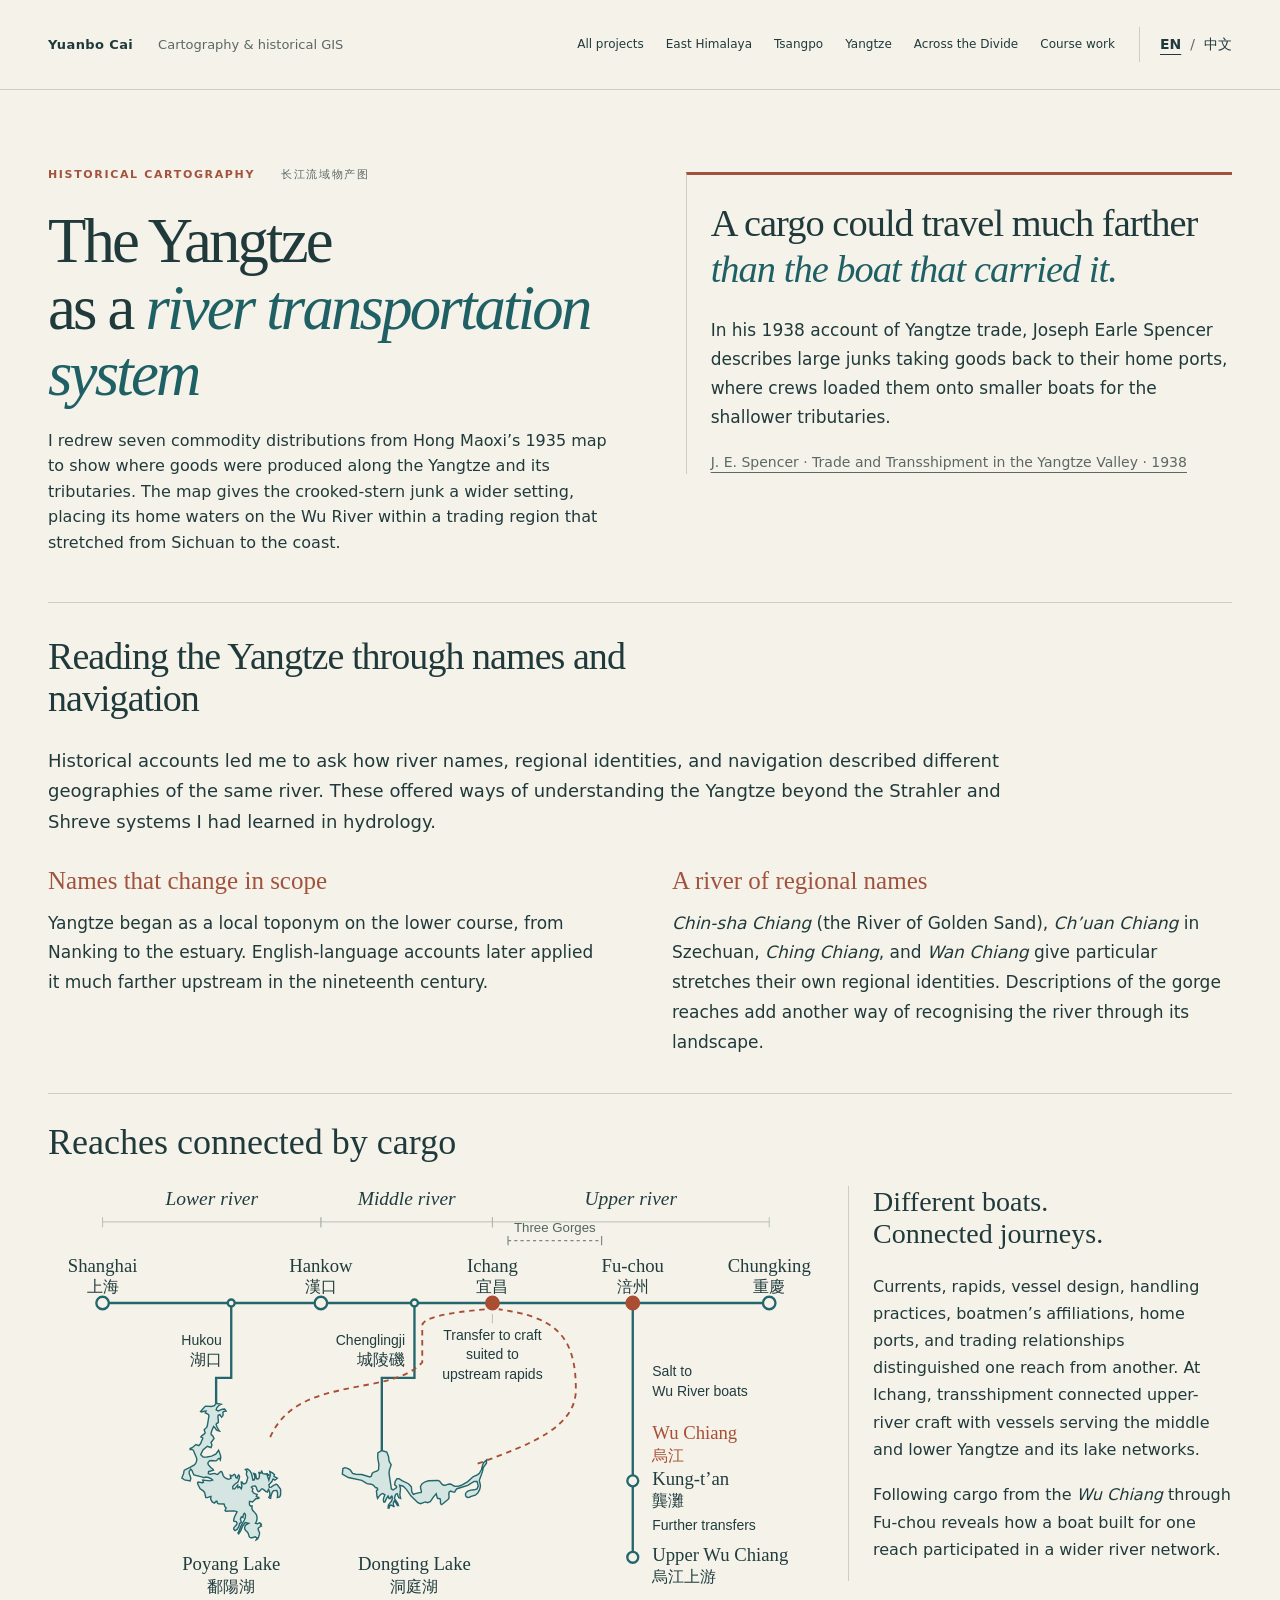
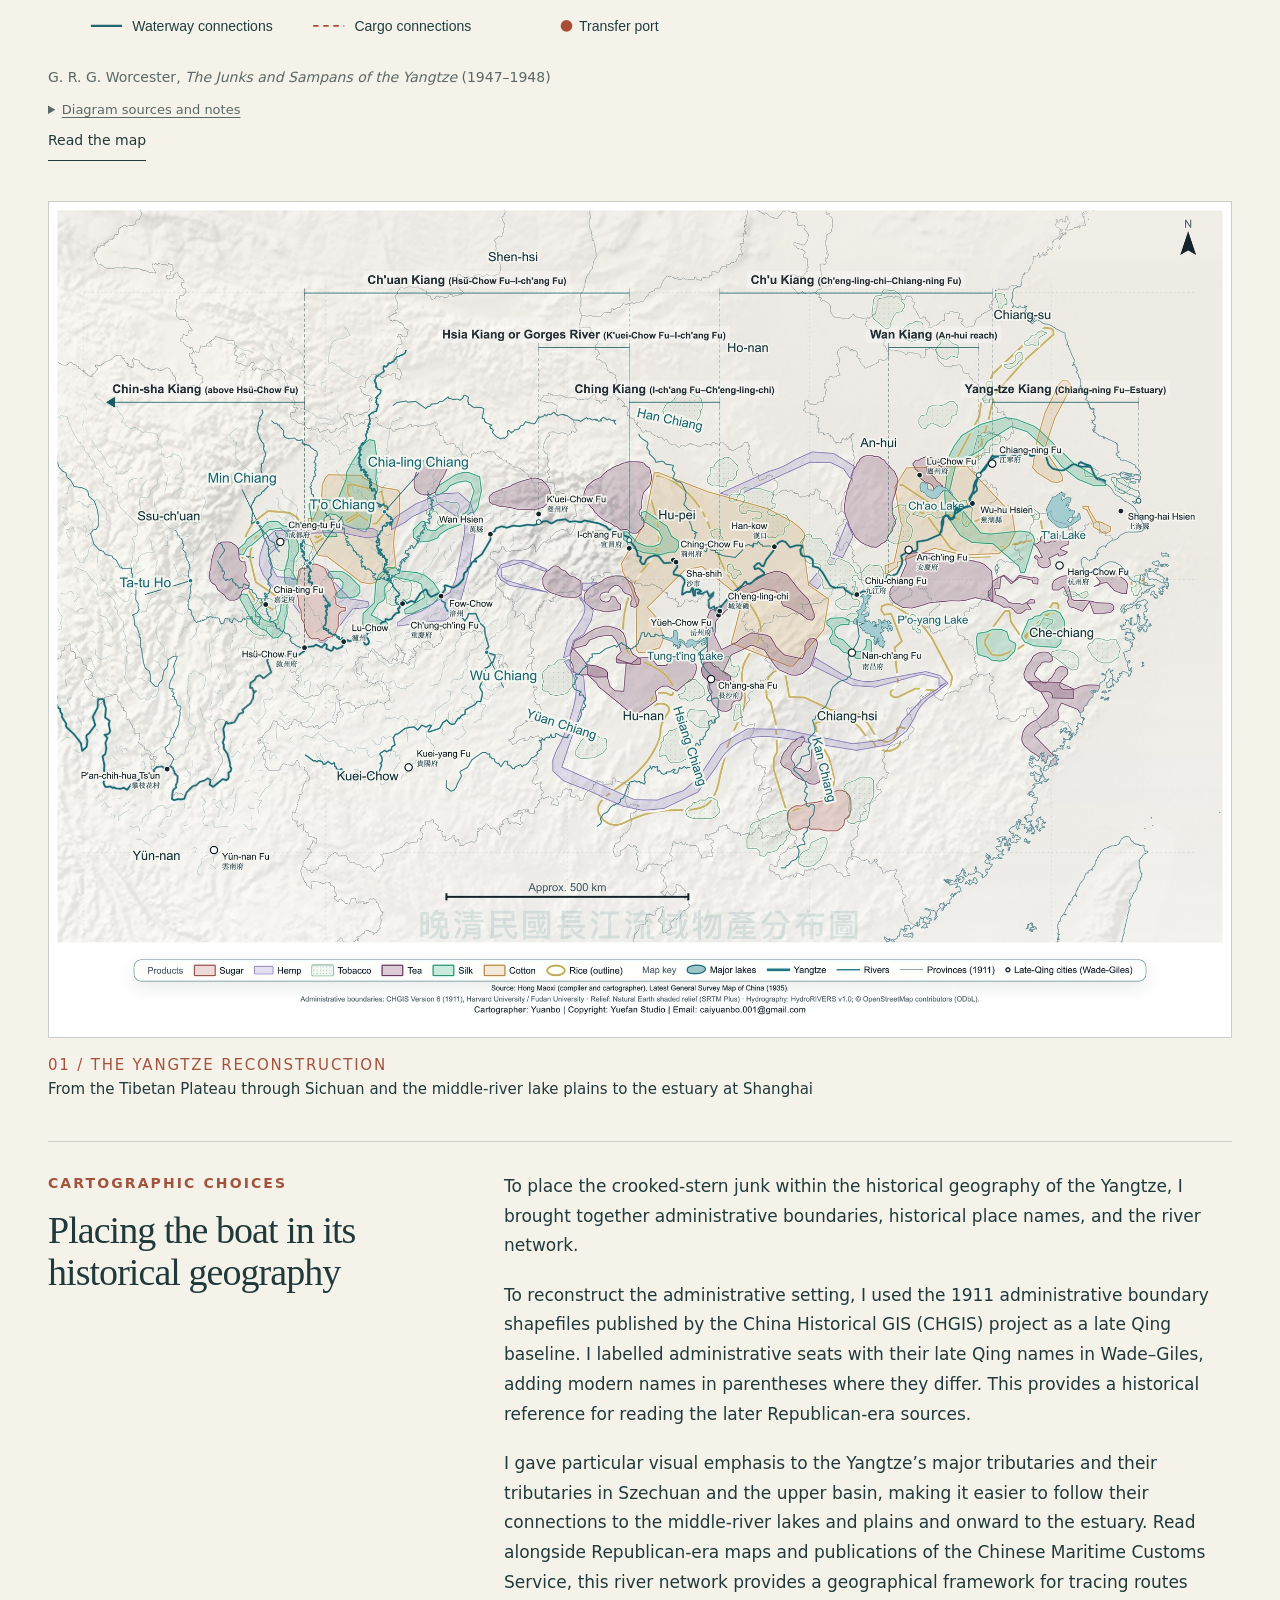
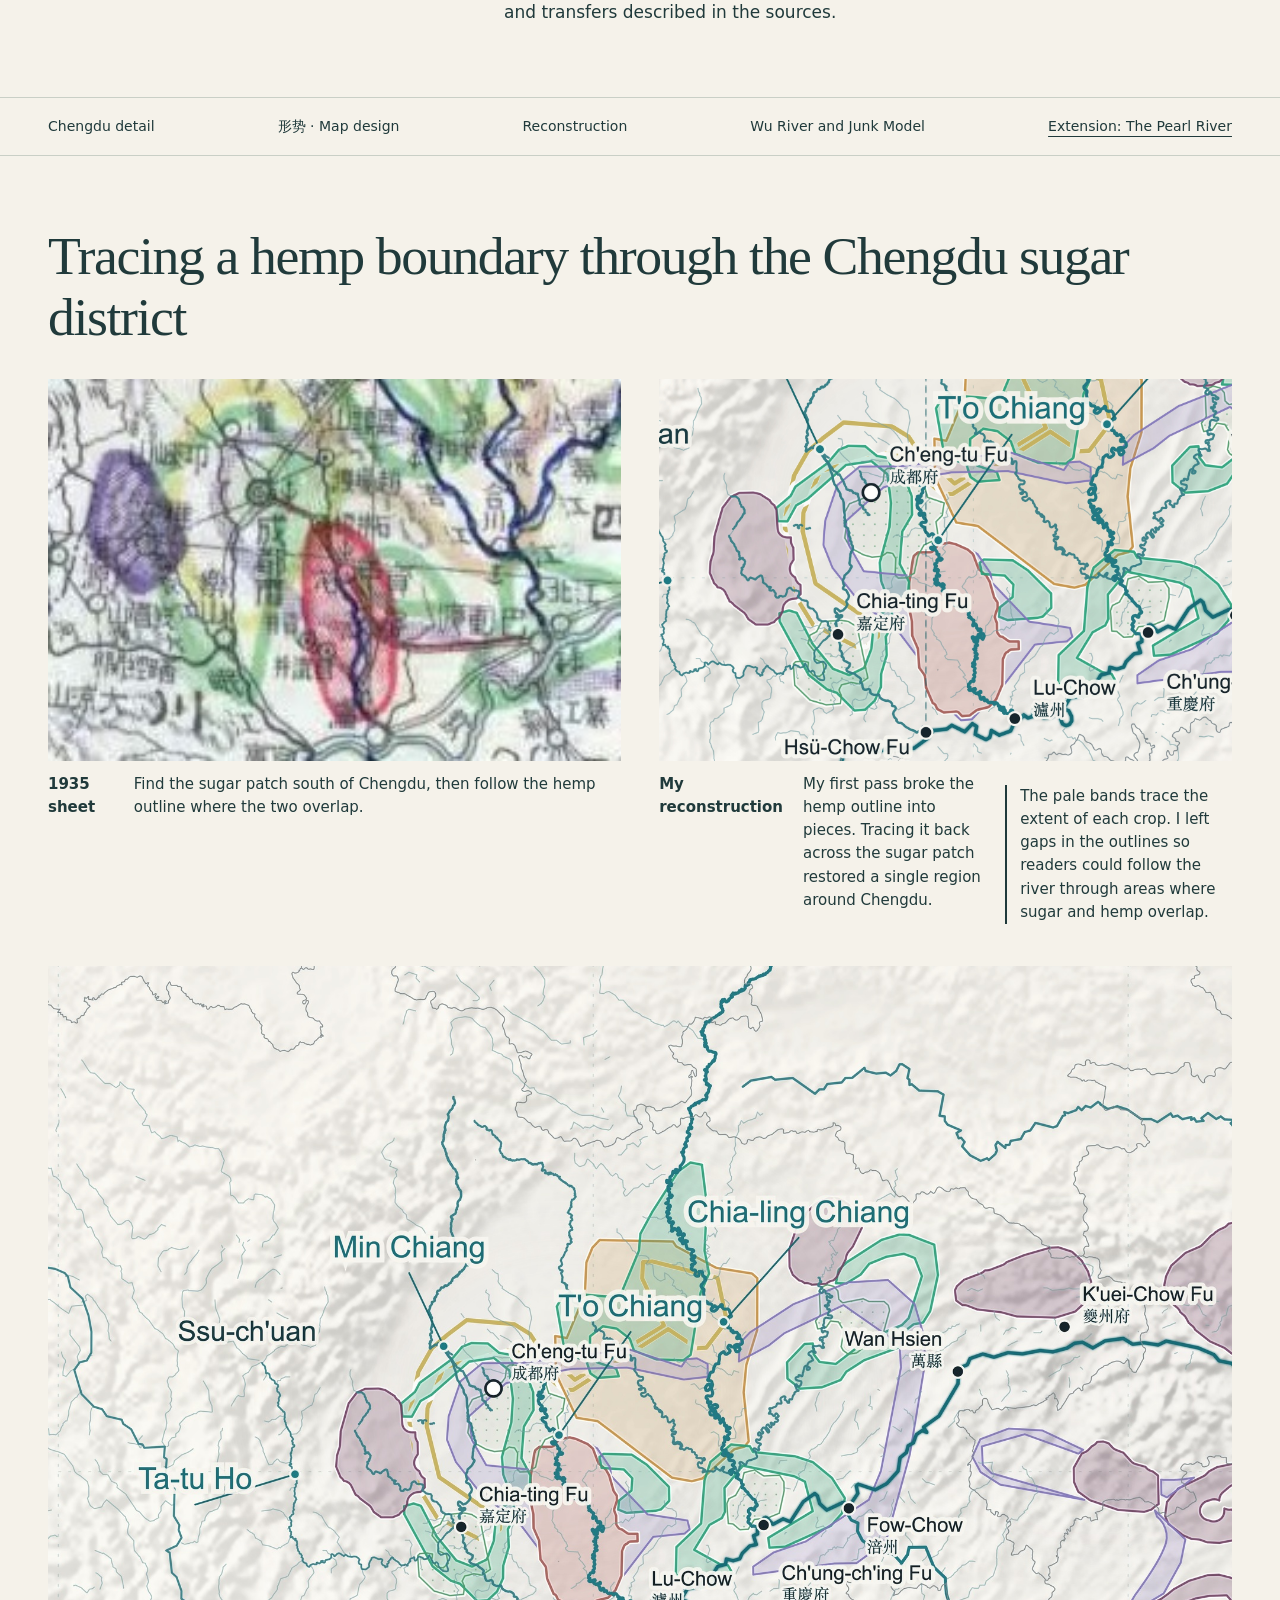
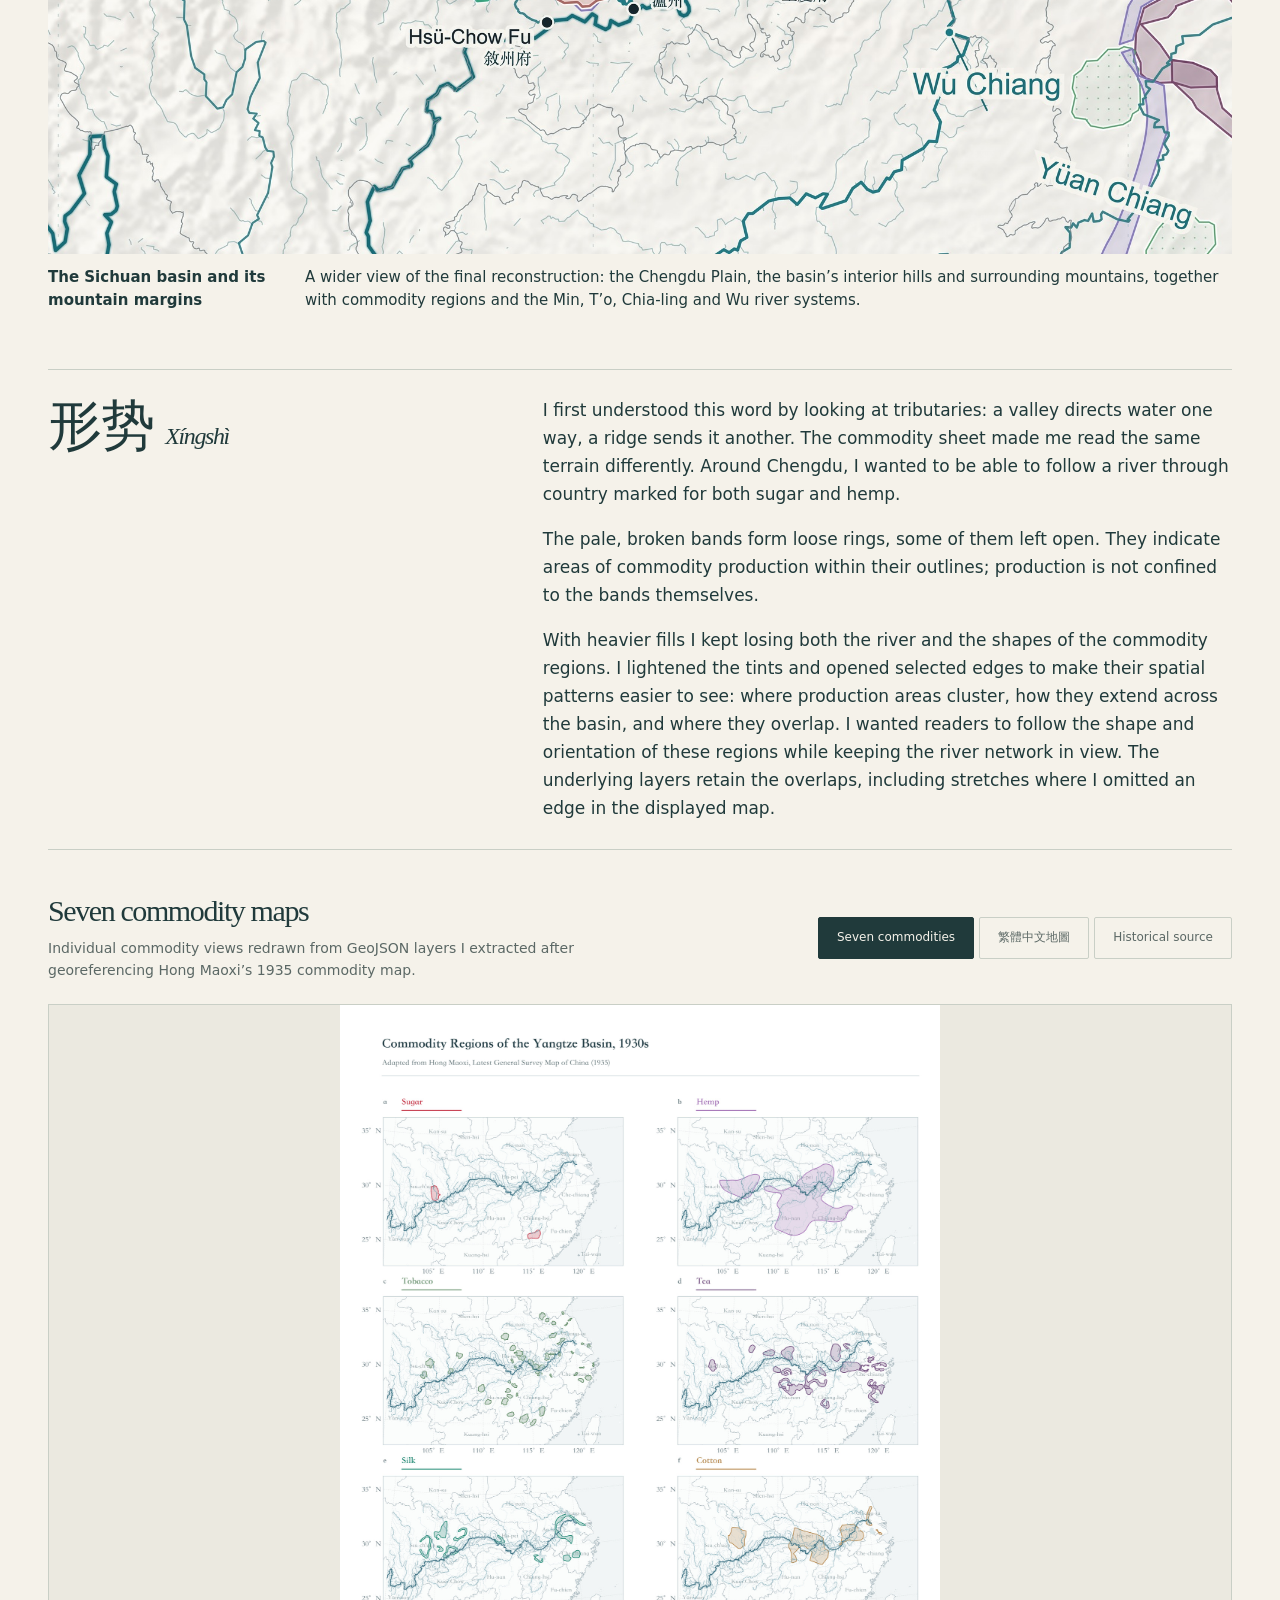
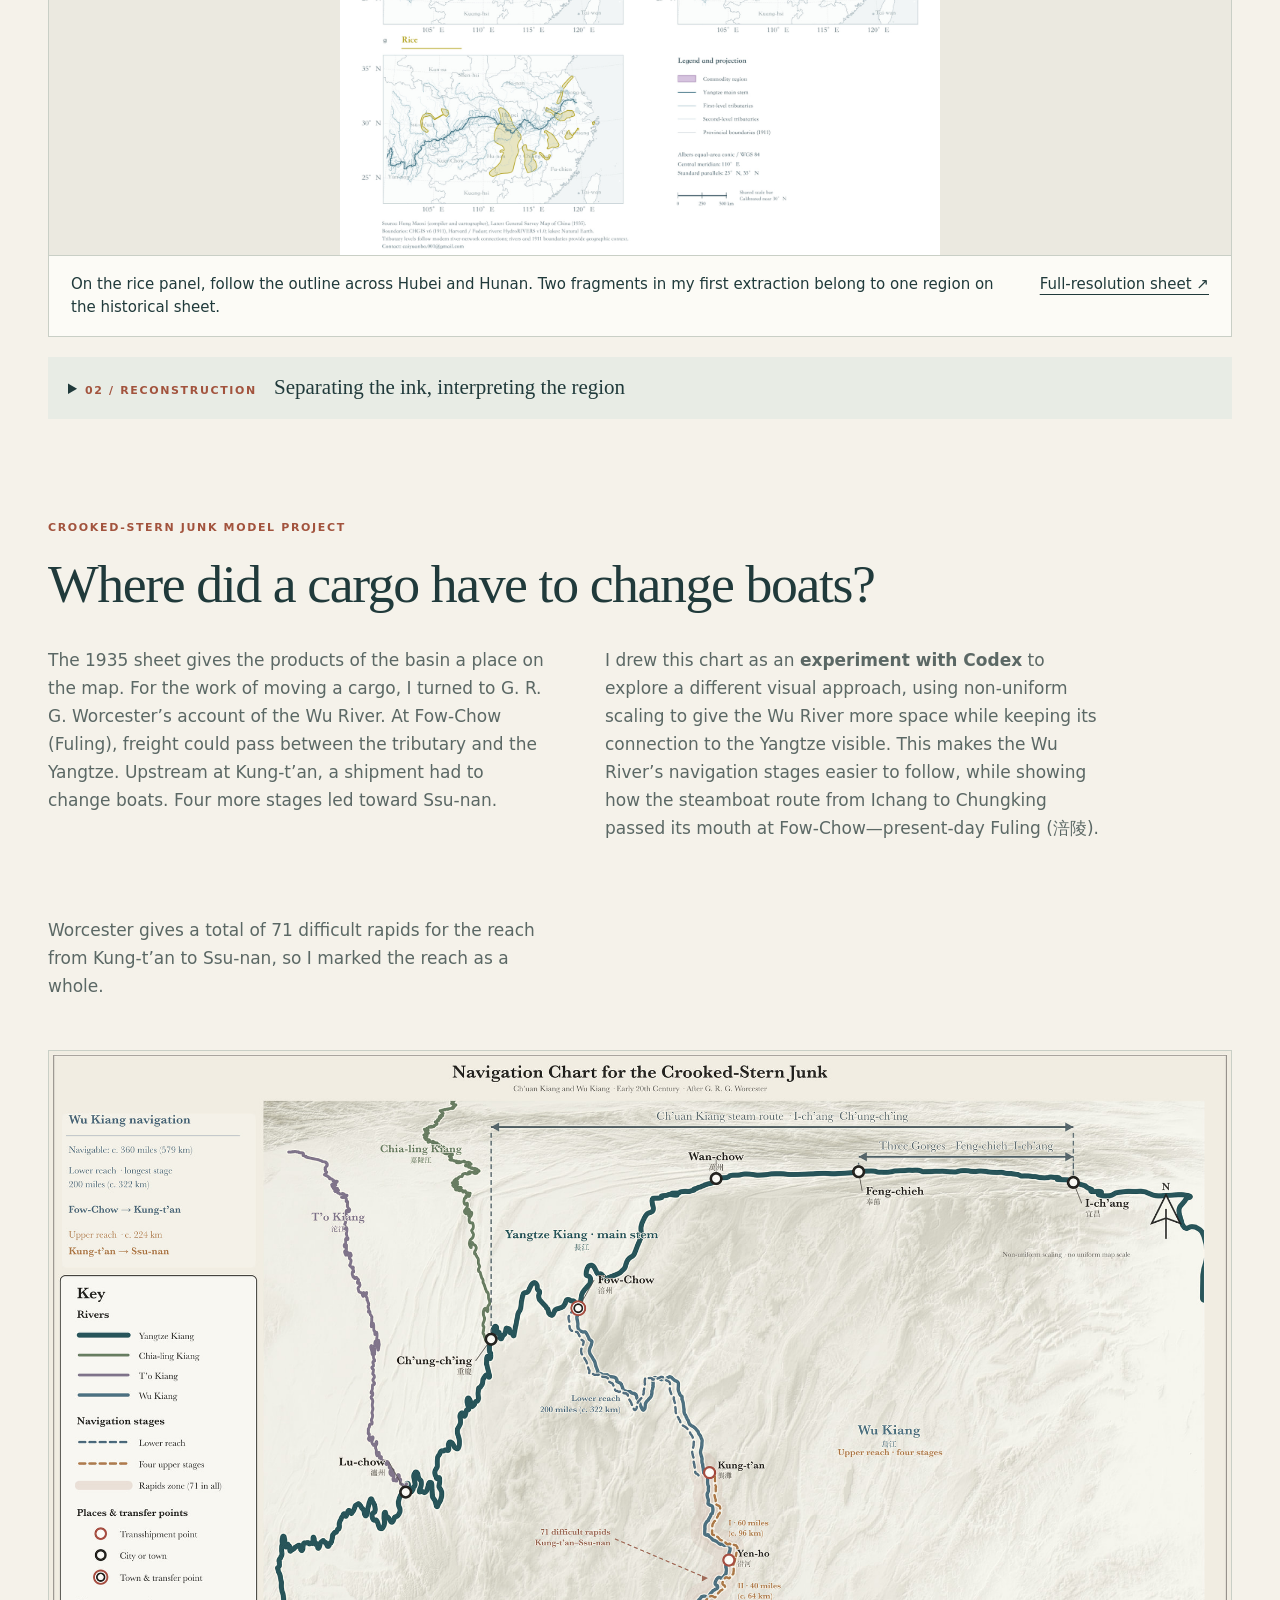
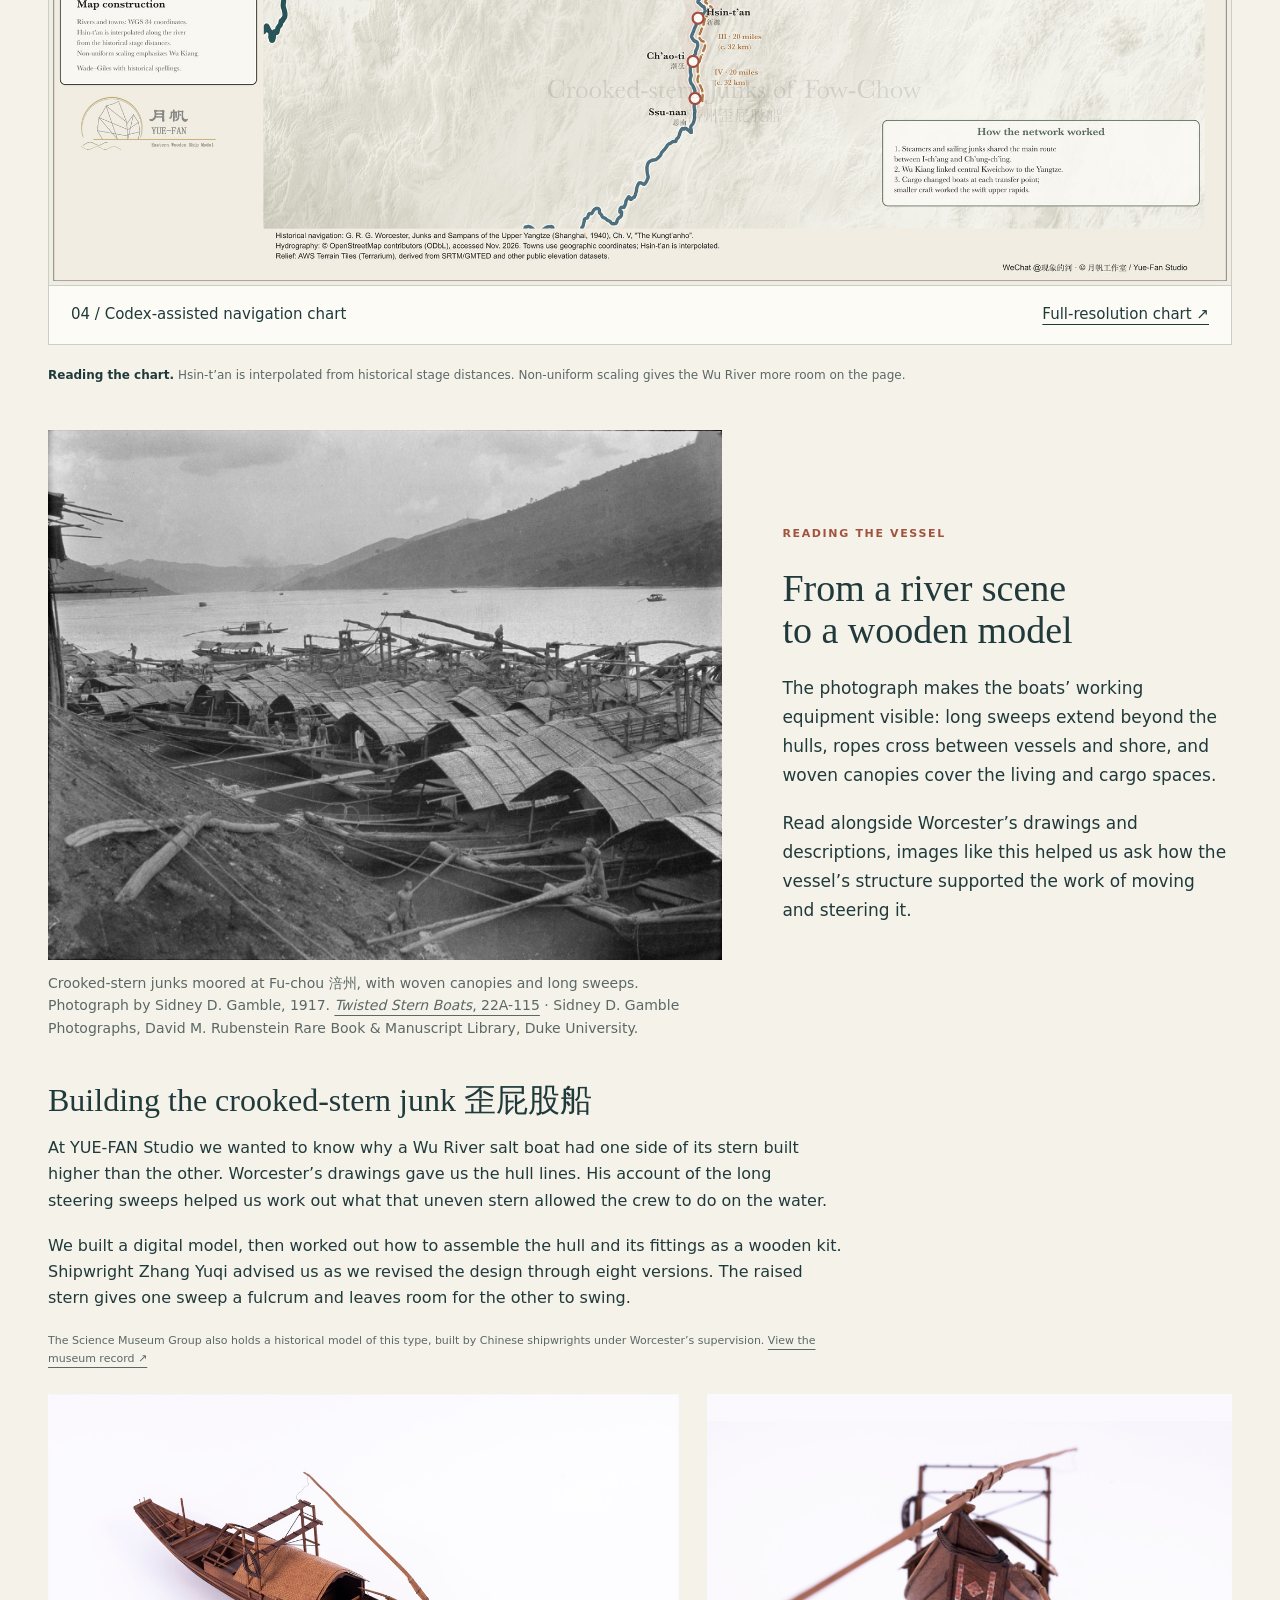
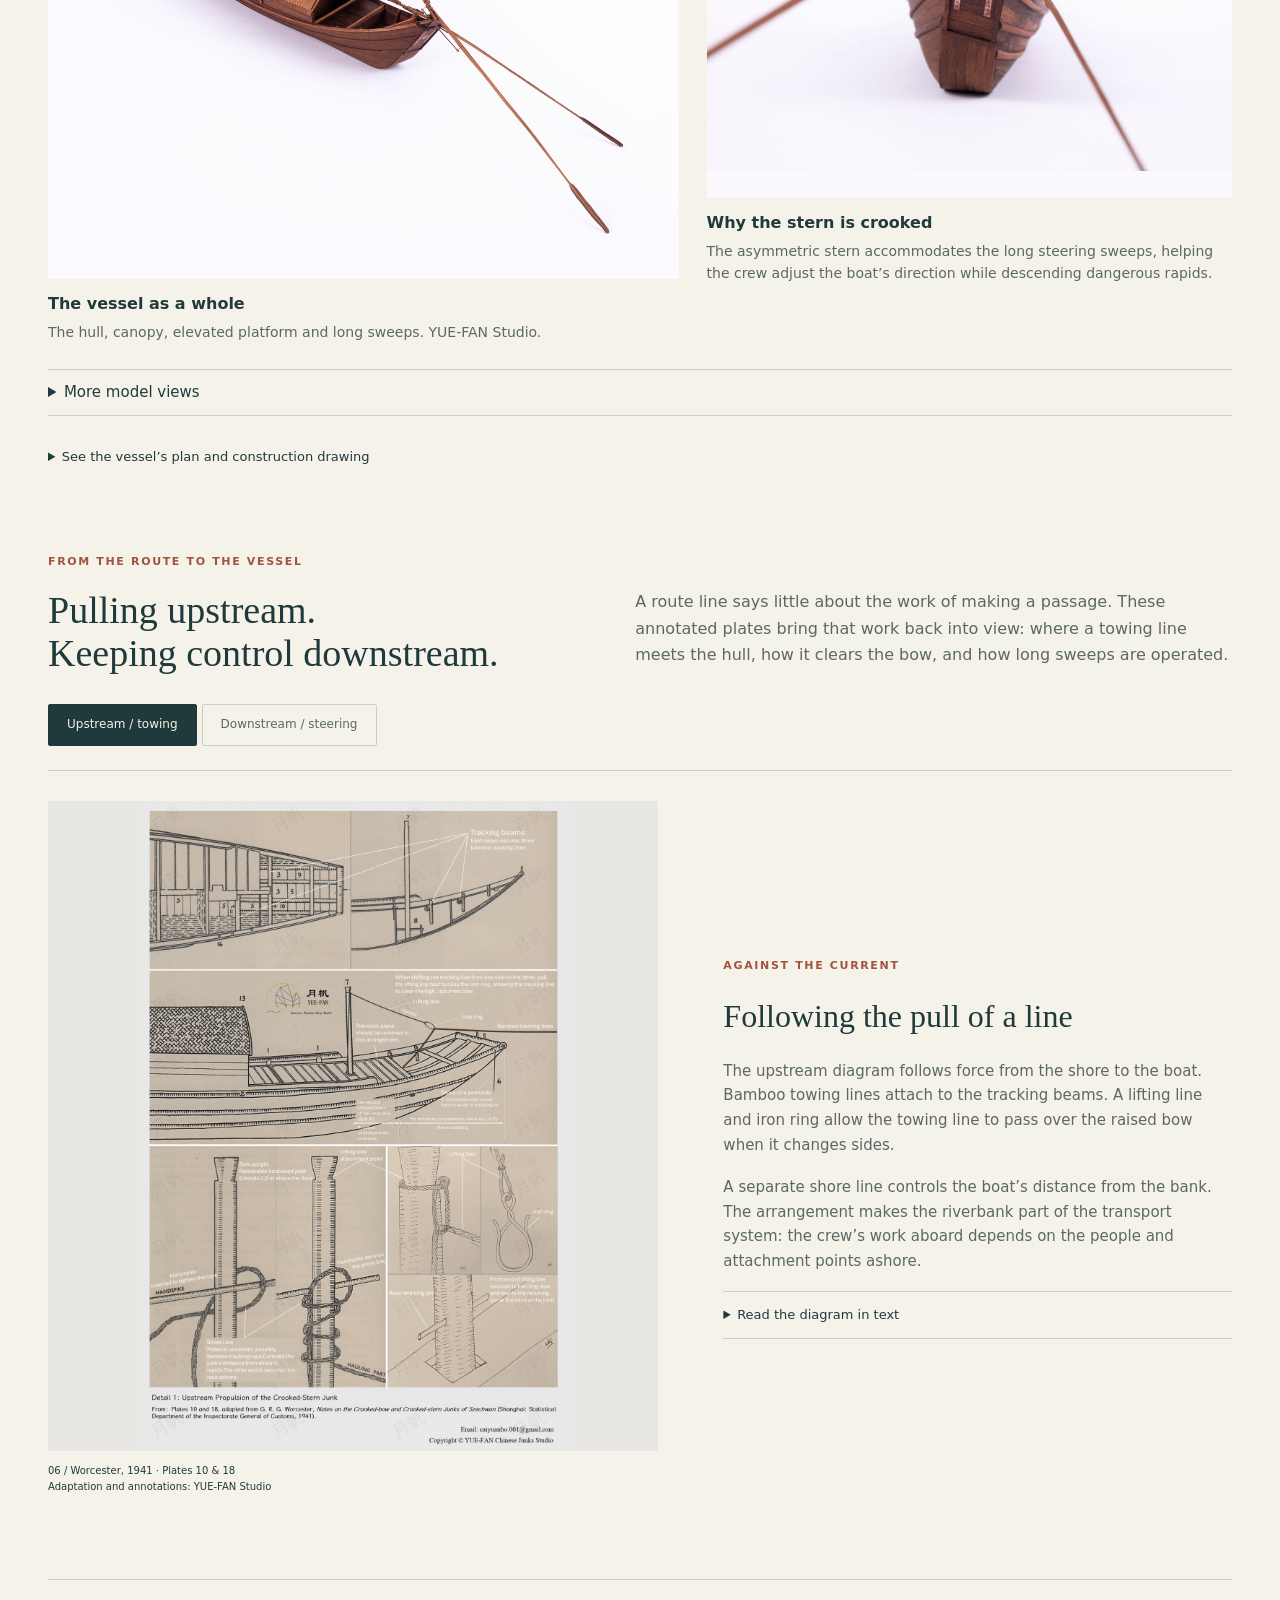
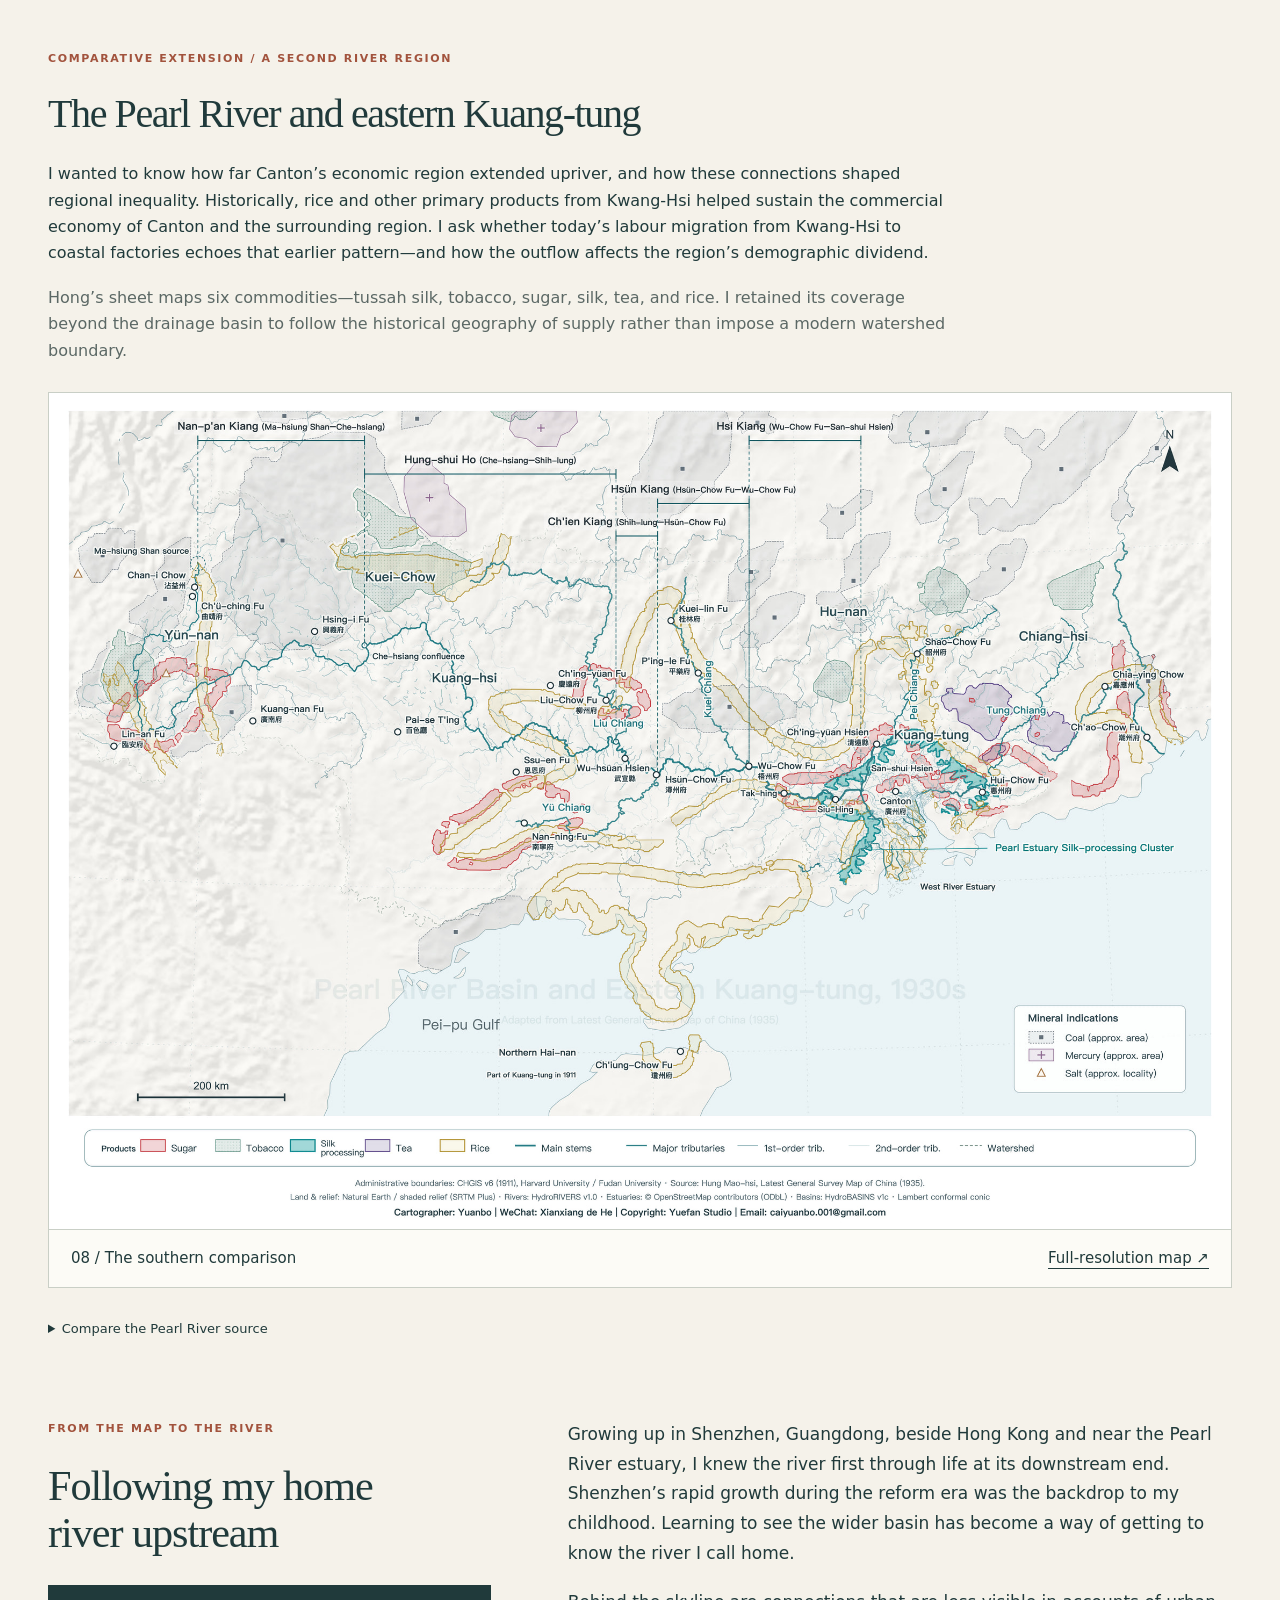
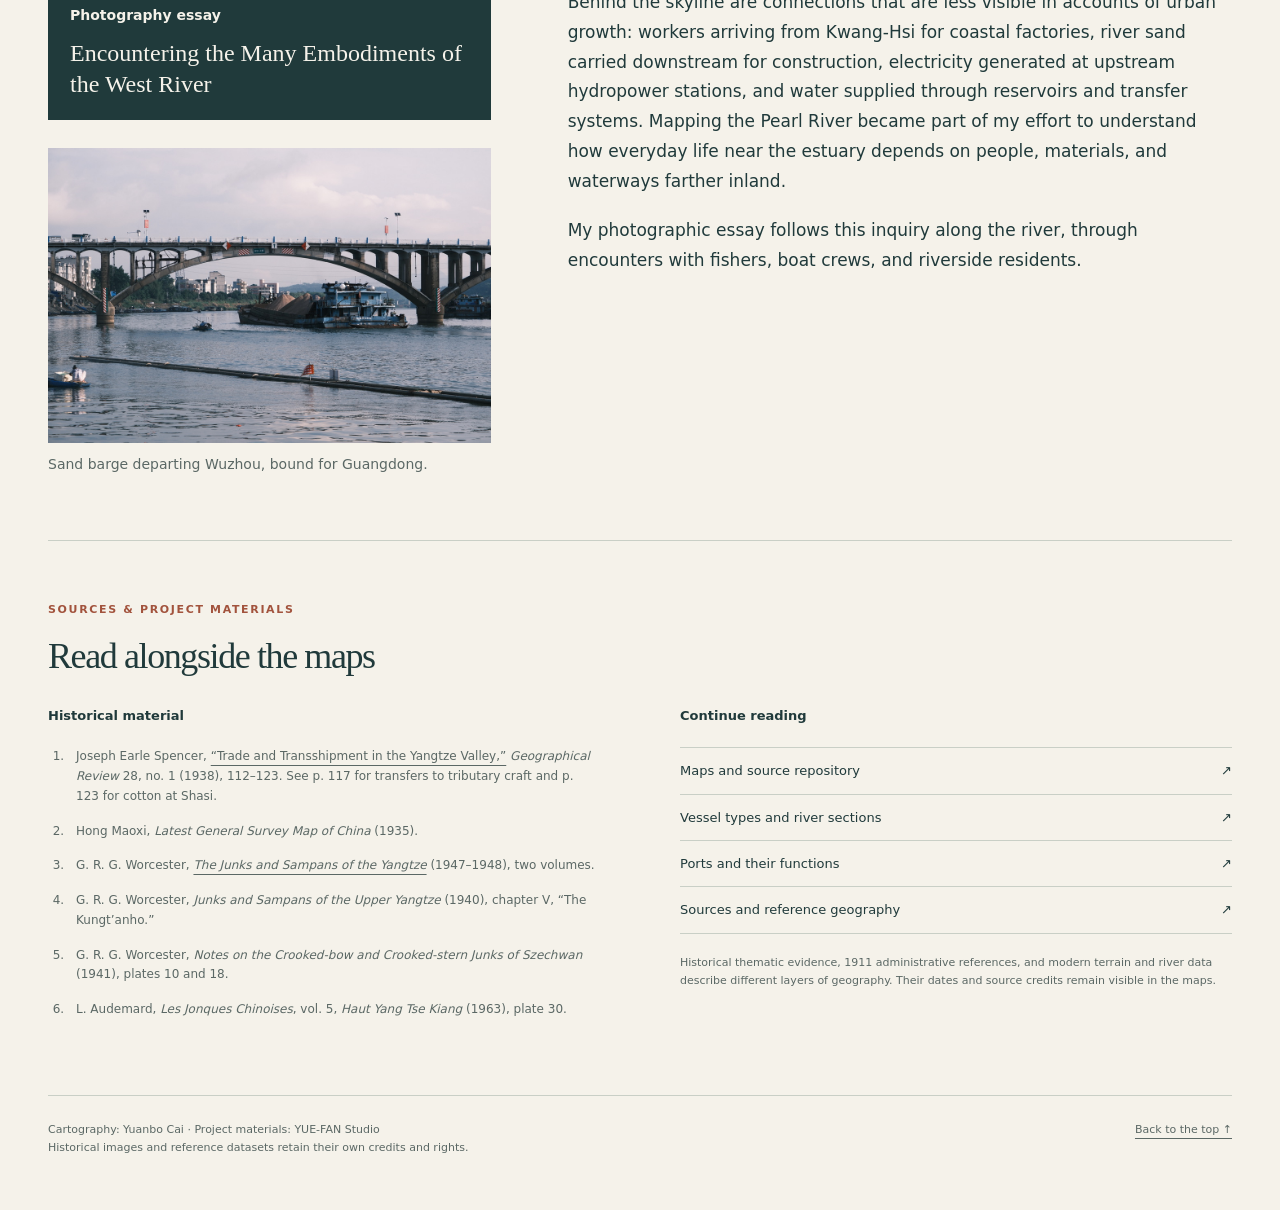
<file: yangtze.html>
<!doctype html>
<html lang="en">
<head>
  <meta charset="utf-8">
  <meta name="viewport" content="width=device-width, initial-scale=1">
  <meta name="description" content="Historical cartography by Yuanbo Cai: reconstructing seven commodity patterns from a 1935 Yangtze map, with reflections on regional geography and a Codex-assisted navigation study.">
  <meta name="theme-color" content="#f5f2ea">
  <title>The Yangtze as a river transportation system · Yuanbo Cai</title>
  <link rel="stylesheet" href="portfolio.css"><link rel="stylesheet" href="projects.css"><link rel="stylesheet" href="yangtze.css?v=20261119-basin">
  <script src="portfolio.js" defer></script>
  <script src="yangtze-language.js" defer></script>
  <link rel="alternate" hreflang="en" href="yangtze.html">
  <link rel="alternate" hreflang="zh-Hans" href="yangtze-zh.html">
</head>
<body>
<a class="skip" href="#main">Skip to the project</a>
<header class="site-header"><a class="wordmark" href="index.html">Yuanbo Cai <span>Cartography &amp; historical GIS</span></a><div class="header-tools"><nav class="project-links" aria-label="Portfolio"><a href="index.html">All projects</a><a href="corridors.html">East Himalaya</a><a href="tsangpo.html">Tsangpo</a><a href="yangtze.html">Yangtze</a><a href="across-the-divide.html">Across the Divide</a><a href="coursework.html">Course work</a></nav><nav class="language-switch" aria-label="Language"><a href="yangtze.html" lang="en" hreflang="en" data-language-link aria-current="page">EN</a><span aria-hidden="true">/</span><a href="yangtze-zh.html" lang="zh-Hans" hreflang="zh-Hans" data-language-link>中文</a></nav></div></header>
<main id="main">
  <section class="hero wrap" id="top" aria-labelledby="project-title">
    <div class="hero-copy yangtze-opening">
      <div class="opening-title">
      <p class="eyebrow">Historical cartography <span>长江流域物产图</span></p>
      <h1 id="project-title">The Yangtze<br>as a <em>river transportation system</em></h1>
      <p class="map-intro">I redrew seven commodity distributions from Hong Maoxi’s 1935 map to show where goods were produced along the Yangtze and its tributaries. The map gives the crooked-stern junk a wider setting, placing its home waters on the Wu River within a trading region that stretched from Sichuan to the coast.</p>
      </div>
      <aside class="cargo-opening" aria-label="The starting question">
        <p class="cargo-premise">A cargo could travel much farther <em>than the boat that carried it.</em></p>
        <p class="cargo-evidence">In his 1938 account of Yangtze trade, Joseph Earle Spencer describes large junks taking goods back to their home ports, where crews loaded them onto smaller boats for the shallower tributaries.</p>
        <a class="cargo-source" href="https://www.jstor.org/stable/210570">J. E. Spencer · Trade and Transshipment in the Yangtze Valley · 1938</a>
      </aside>
      <section class="yangtze-reading" aria-labelledby="reading-title">
        <h2 id="reading-title">Reading the Yangtze through names and navigation</h2>
        <p class="reading-lead">Historical accounts led me to ask how river names, regional identities, and navigation described different geographies of the same river. These offered ways of understanding the Yangtze beyond the Strahler and Shreve systems I had learned in hydrology.</p>
        <div class="reading-columns naming-notes">
          <section aria-labelledby="changing-names-title">
            <h3 id="changing-names-title">Names that change in scope</h3>
            <p>Yangtze began as a local toponym on the lower course, from Nanking to the estuary. English-language accounts later applied it much farther upstream in the nineteenth century.</p>
          </section>
          <section aria-labelledby="regional-names-title">
            <h3 id="regional-names-title">A river of regional names</h3>
            <p><i>Chin-sha Chiang</i> (the River of Golden Sand), <i>Ch’uan Chiang</i> in Szechuan, <i>Ching Chiang</i>, and <i>Wan Chiang</i> give particular stretches their own regional identities. Descriptions of the gorge reaches add another way of recognising the river through its landscape.</p>
          </section>
        </div>
        <section class="transport-reading" aria-labelledby="transport-title">
          <h3 id="transport-title">Reaches connected by cargo</h3>
          <div class="transport-layout">
          <figure class="transport-figure">
            <a href="assets/yangtze-transport-schematic.svg" data-lightbox data-caption="Waterway and cargo connections through the Yangtze network. After G. R. G. Worcester, The Junks and Sampans of the Yangtze (1947–1948). Contemporary Natural Earth lake outlines; schematic, not to scale."><img src="assets/yangtze-transport-schematic.svg" width="985" height="600" alt="Bilingual schematic of Shanghai 上海, Hankow 漢口, Ichang 宜昌, Fu-chou 涪州 and Chungking 重慶. Solid lines connect Poyang Lake 鄱陽湖 at Hukou 湖口, Dongting Lake 洞庭湖 at Chenglingji 城陵磯, and Wu Chiang 烏江 at Fu-chou. Dashed cargo connections link the lake networks with Ichang via the main stem. A small dashed bracket marks the approximate Three Gorges reach upstream of Ichang." loading="lazy"></a>
            <figcaption>
              <p class="transport-reference">G. R. G. Worcester, <cite>The Junks and Sampans of the Yangtze</cite> (1947–1948)</p>
              <details class="diagram-notes"><summary>Diagram sources and notes</summary><p>Cargo routes varied; not every shipment passed through all ports. Rust dashed lines indicate interpreted cargo relationships via the main stem, not direct routes or services. The grey bracket marks the approximate Three Gorges reach; the diagram is not to scale.</p><p>Lake outlines: <a href="https://www.naturalearthdata.com/downloads/10m-physical-vectors/10m-lakes/">Natural Earth, 1:10m</a>, contemporary reference geometry, not reconstructed historical shorelines. <a href="assets/yangtze-transport-schematic.svg">Open full-size diagram</a>.</p></details>
            </figcaption>
          </figure>
          <div class="transport-interpretation">
            <h3>Different boats.<br>Connected journeys.</h3>
            <div><p>Currents, rapids, vessel design, handling practices, boatmen’s affiliations, home ports, and trading relationships distinguished one reach from another. At Ichang, transshipment connected upper-river craft with vessels serving the middle and lower Yangtze and its lake networks.</p>
            <p>Following cargo from the <i>Wu Chiang</i> through Fu-chou reveals how a boat built for one reach participated in a wider river network.</p></div>
          </div>
          </div>
        </section>
        <a class="text-link" href="#main-map">Read the map</a>
      </section>
    </div>
    <figure class="hero-figure hero-map" id="main-map">
      <a href="Yangtze_Products_1930s_EN_HighRes15MB.jpg?v=20261119-final" data-lightbox data-caption="Yangtze commodity regions, reconstructed from Hong Maoxi’s 1935 map. Cartography: Yuanbo Cai."><img src="assets/yangtze-commodities.jpg?v=20261119-final" width="2200" height="1554" alt="The reconstructed Yangtze commodity map, showing pale overlapping commodity regions around the river network." fetchpriority="high"></a>
      <figcaption><span>01 / The Yangtze reconstruction</span>From the Tibetan Plateau through Sichuan and the middle-river lake plains to the estuary at Shanghai</figcaption>
    </figure>
    <section class="historical-setting" aria-labelledby="setting-title">
      <div><p class="eyebrow">Cartographic choices</p><h2 id="setting-title">Placing the boat in its historical geography</h2></div>
      <div class="setting-copy">
        <p>To place the crooked-stern junk within the historical geography of the Yangtze, I brought together administrative boundaries, historical place names, and the river network.</p>
        <p>To reconstruct the administrative setting, I used the 1911 administrative boundary shapefiles published by the China Historical GIS (CHGIS) project as a late Qing baseline. I labelled administrative seats with their late Qing names in Wade–Giles, adding modern names in parentheses where they differ. This provides a historical reference for reading the later Republican-era sources.</p>
        <p>I gave particular visual emphasis to the Yangtze’s major tributaries and their tributaries in Szechuan and the upper basin, making it easier to follow their connections to the middle-river lakes and plains and onward to the estuary. Read alongside Republican-era maps and publications of the Chinese Maritime Customs Service, this river network provides a geographical framework for tracing routes and transfers described in the sources.</p>
      </div>
    </section>
  </section>
  <nav class="chapter-nav" aria-label="Project chapters"><div class="wrap">
    <a href="#commodities">Chengdu detail</a><a href="#reflection">形势 · Map design</a><a href="#method">Reconstruction</a><a href="#navigation">Wu River and Junk Model</a><a href="#pearl-river">Extension: The Pearl River</a>
  </div></nav>
  <section class="chapter wrap" id="commodities" aria-labelledby="commodities-title">
    <div class="section-heading"><h2 id="commodities-title">Tracing a hemp boundary through the Chengdu sugar district</h2></div>
    <div class="chengdu-pair">
      <figure><a href="assets/chengdu-source.svg" data-lightbox data-caption="Chengdu area on the 1935 commodity map."><img src="assets/chengdu-source.svg" alt="Detail of the 1935 sheet showing the sugar patch south of Chengdu and the surrounding commodity marks."></a><figcaption><strong>1935 sheet</strong> Find the sugar patch south of Chengdu, then follow the hemp outline where the two overlap.</figcaption></figure>
      <figure><a href="assets/chengdu-reconstruction.svg?v=20261119-final" data-lightbox data-caption="Chengdu area in the Yangtze commodity reconstruction."><img src="assets/chengdu-reconstruction.svg?v=20261119-final" alt="The same area in the reconstruction, with sugar and hemp shown against the rivers."></a><figcaption><strong>My reconstruction</strong> My first pass broke the hemp outline into pieces. Tracing it back across the sugar patch restored a single region around Chengdu.
        <p class="map-reading-note">The pale bands trace the extent of each crop. I left gaps in the outlines so readers could follow the river through areas where sugar and hemp overlap.</p></figcaption></figure>
    </div>
    <figure class="sichuan-basin-context" id="sichuan-basin"><a href="assets/sichuan-basin-context-full.jpg" data-lightbox data-caption="The Sichuan basin and its mountain margins"><img src="assets/sichuan-basin-context.jpg" width="2000" height="1500" loading="lazy" alt="A wider view of the final reconstruction: the Chengdu Plain, the basin’s interior hills and surrounding mountains, together with commodity regions and the Min, T’o, Chia-ling and Wu river systems."></a><figcaption><strong>The Sichuan basin and its mountain margins</strong> A wider view of the final reconstruction: the Chengdu Plain, the basin’s interior hills and surrounding mountains, together with commodity regions and the Min, T’o, Chia-ling and Wu river systems.</figcaption></figure>
    <section class="region-note" id="reflection" aria-labelledby="reflection-title">
      <h2 id="reflection-title"><span lang="zh">形势</span> <i>Xíngshì</i></h2>
      <div class="reflection-text"><p>I first understood this word by looking at tributaries: a valley directs water one way, a ridge sends it another. The commodity sheet made me read the same terrain differently. Around Chengdu, I wanted to be able to follow a river through country marked for both sugar and hemp.</p>
      <p>The pale, broken bands form loose rings, some of them left open. They indicate areas of commodity production within their outlines; production is not confined to the bands themselves.</p>
      <p>With heavier fills I kept losing both the river and the shapes of the commodity regions. I lightened the tints and opened selected edges to make their spatial patterns easier to see: where production areas cluster, how they extend across the basin, and where they overlap. I wanted readers to follow the shape and orientation of these regions while keeping the river network in view. The underlying layers retain the overlaps, including stretches where I omitted an edge in the displayed map.</p></div>
    </section>
    <section id="seven-commodity-maps" aria-labelledby="seven-maps-title">
      <div class="map-switcher" data-switcher>
      <div class="viewer-heading"><div class="commodity-view-heading"><h2 id="seven-maps-title">Seven commodity maps</h2><p class="commodity-view-note">Individual commodity views redrawn from GeoJSON layers I extracted after georeferencing Hong Maoxi’s 1935 commodity map.</p></div><div class="view-controls" role="group" aria-label="Choose a Yangtze map view"><button type="button" data-view="separated" aria-pressed="true">Seven commodities</button><button type="button" data-view="chinese" aria-pressed="false">繁體中文地圖</button><button type="button" data-view="source" aria-pressed="false">Historical source</button></div></div>
      <figure class="map-figure tall-sheet" data-panel="separated"><a href="yangtze_seven_panels_hydro_EN_600dpi.png" data-lightbox data-caption="Seven separate views of sugar, hemp, tobacco, tea, silk, cotton, and rice. Companion sheet to the Yangtze reconstruction."><img src="assets/yangtze-seven-panels.jpg" alt="Seven maps separately showing sugar, hemp, tobacco, tea, silk, cotton, and rice against the river network." loading="lazy"></a><figcaption><span>On the rice panel, follow the outline across Hubei and Hunan. Two fragments in my first extraction belong to one region on the historical sheet.</span><a href="yangtze_seven_panels_hydro_EN_600dpi.png">Full-resolution sheet ↗</a></figcaption></figure>
      <figure class="map-figure" data-panel="chinese"><a href="assets/yangtze-commodities-zh-full.jpg?v=20261119-final" data-lightbox data-caption="Traditional Chinese edition of the reconstructed Yangtze commodity map."><img src="assets/yangtze-commodities-zh.jpg?v=20261119-final" width="2200" height="1554" alt="Traditional Chinese edition of the Yangtze basin commodity map, with historical place names and seven commodity regions." loading="lazy"></a><figcaption><span>長江流域物產圖 · 繁體中文</span><a href="assets/yangtze-commodities-zh-full.jpg?v=20261119-final">Full-resolution map ↗</a></figcaption></figure>
      <figure class="map-figure" data-panel="source"><a href="长江流域物产_原件.jpg" data-lightbox data-caption="Supplied digital reproduction of the historical Yangtze commodity map, attributed to Hong Maoxi, 1935."><img src="assets/yangtze-source.jpg" alt="Historical Yangtze map with dense overlapping colored bands, hatching, labels, and subsidiary maps." loading="lazy"></a><figcaption><span>Source / Yangtze</span>Supplied digital reproduction · attributed to Hong Maoxi, 1935</figcaption></figure>
    </div>
    </section>
    <details class="method-band method-inset" id="method">
    <summary><span class="eyebrow">02 / Reconstruction</span> <span class="method-label">Separating the ink, interpreting the region</span></summary>
    <div class="method-lead prose"><p>At first glance, the source looks like a mass of color. Several commodities occupy the same space, but the map also mixes filled patches, patterned areas, and colored outlines. Fading and overprinting make those marks harder to separate. A single color threshold cannot reliably tell a commodity from a river, a railway, or another product.</p></div>
    <ol class="method-steps">
      <li><details class="method-step"><summary><span class="step-number">01</span><h3>Anchor the main map</h3></summary><p>I used the printed graticule to georeference the main sheets and excluded the legends and separate insets from the commodity extraction. A constrained quadratic transformation accommodated scan distortion. Independent checks helped distinguish a good fit to the grid from the much looser geography of the historical map.</p></details></li>
      <li><details class="method-step"><summary><span class="step-number">02</span><h3>Classify marks in context</h3></summary><p>Local samples guided color and texture extraction. Reviewed windows helped separate similar marks: red sugar patches from railways, dark purple tea from pale hemp outlines, and tobacco texture from water tint. I checked each commodity against the scan rather than treating every matching pixel as evidence.</p></details></li>
      <li><details class="method-step"><summary><span class="step-number">03</span><h3>Return to the source</h3></summary><p>I checked the broken outlines against the scan and saved inferred boundary segments separately so I could revisit the joins.</p></details></li>
    </ol>
    <details class="technical-note method-map-comparison"><summary>How the two maps differ</summary><div class="method-comparison"><article><p class="eyebrow">Yangtze / interpreted regions</p><h3>Reconstructing an enclosed area</h3><p>Filled symbols became regions; interrupted rings were interpreted as enclosing areas. Where ink was missing, visible contours and reviewed outlines guided the reconstruction. Inferred boundary segments were recorded separately. I counted 91 reconstructed features across seven classes. That count reflects decisions such as joining the rice outline across Hubei and Hunan.</p></article><article><p class="eyebrow">Pearl River / retained marks</p><h3>Keeping the gaps in the band</h3><p>Rice, sugar, silk, and tussah silk retain the width and interruptions of the printed bands. Tea and tobacco remain patches. The export contains 188 disconnected fragments across six classes; those fragments are pieces of cartographic ink, not a count of agricultural regions.</p></article></div></details>
    <details class="technical-note"><summary>Accuracy and display decisions</summary><div class="technical-columns"><p>The Yangtze grid check gave a residual of about 7.45 source pixels, or 7.1 km. This measures the registration check, not absolute historical accuracy. On the Pearl River sheet, the final internal graticule residual was about 3.2 pixels; comparison with 13 historical city symbols gave an RMSE of about 20.7 km. Those checks measure different things.</p><p>The final Yangtze layout hides selected hemp segments where they compete with other symbols. The source GeoJSON retains the overlap. A missing segment in the presentation therefore does not establish an absence of production. Neither dataset supports estimates of actual cultivated area. Here, “natural gaps” means breaks in the printed bands; no Jenks classification was used in this extraction.</p></div></details>
    </details>

  </section>



  <section class="chapter wrap" id="navigation" aria-labelledby="navigation-title">
    <div class="section-heading"><p class="eyebrow">Crooked-stern junk model project</p><h2 id="navigation-title">Where did a cargo have to change boats?</h2></div>
    <div class="section-intro"><p>The 1935 sheet gives the products of the basin a place on the map. For the work of moving a cargo, I turned to G. R. G. Worcester’s account of the Wu River. At Fow-Chow (Fuling), freight could pass between the tributary and the Yangtze. Upstream at Kung-t’an, a shipment had to change boats. Four more stages led toward Ssu-nan.</p><p>I drew this chart as an <strong>experiment with Codex</strong> to explore a different visual approach, using non-uniform scaling to give the Wu River more space while keeping its connection to the Yangtze visible. This makes the Wu River’s navigation stages easier to follow, while showing how the steamboat route from Ichang to Chungking passed its mouth at Fow-Chow—present-day Fuling (涪陵).</p><p>Worcester gives a total of 71 difficult rapids for the reach from Kung-t’an to Ssu-nan, so I marked the reach as a whole.</p></div>
    <figure class="map-figure">
      <a href="歪屁股船英文_川江乌江航运体系_真实GIS版_EN_v10_400DPI.png" data-lightbox data-caption="Navigation chart for the crooked-stern junk: the Ch’uan Kiang and Wu Kiang. Historical navigation after G. R. G. Worcester (1940)."><img src="assets/wu-navigation.jpg" width="2200" height="1554" alt="Navigation map showing Fow-Chow at the Yangtze confluence, Kung-t’an, and four upper stages through Yen-ho, Hsin-t’an, and Ch’ao-ti to Ssu-nan." loading="lazy"></a>
      <figcaption><span>04 / Codex-assisted navigation chart</span><a href="歪屁股船英文_川江乌江航运体系_真实GIS版_EN_v10_400DPI.png">Full-resolution chart ↗</a></figcaption>
    </figure>
    <aside class="map-note"><strong>Reading the chart.</strong> Hsin-t’an is interpolated from historical stage distances. Non-uniform scaling gives the Wu River more room on the page.</aside>

    <div class="vessel-history">
      <figure>
        <a href="assets/junk-model/river-boats-original-atmosphere.png" data-lightbox data-caption="Crooked-stern junks moored at Fu-chou 涪州, with woven canopies and long sweeps. Sidney D. Gamble, Twisted Stern Boats, 1917. Sidney D. Gamble Photographs, David M. Rubenstein Rare Book &amp; Manuscript Library, Duke University. Item 22A-115."><img src="assets/junk-model/river-boats.jpg" width="1600" height="1258" alt="Sidney D. Gamble’s 1917 photograph of crooked-stern junks moored at Fu-chou 涪州, with woven canopies, long sweeps and boat crews beside the river." loading="lazy"></a>
        <figcaption>Crooked-stern junks moored at Fu-chou <span lang="zh-Hant">涪州</span>, with woven canopies and long sweeps. Photograph by Sidney D. Gamble, 1917. <a href="https://repository.duke.edu/dc/gamble/gamble_022A_115"><cite>Twisted Stern Boats</cite>, 22A-115</a> · Sidney D. Gamble Photographs, David M. Rubenstein Rare Book &amp; Manuscript Library, Duke University.</figcaption>
      </figure>
      <div class="vessel-history-copy"><p class="eyebrow">Reading the vessel</p><h3>From a river scene<br>to a wooden model</h3><p>The photograph makes the boats’ working equipment visible: long sweeps extend beyond the hulls, ropes cross between vessels and shore, and woven canopies cover the living and cargo spaces.</p><p>Read alongside Worcester’s drawings and descriptions, images like this helped us ask how the vessel’s structure supported the work of moving and steering it.</p></div>
    </div>

    <section class="model-project" aria-labelledby="model-title">
      <h3 id="model-title">Building the crooked-stern junk <span lang="zh">歪屁股船</span></h3>
      <p>At YUE-FAN Studio we wanted to know why a Wu River salt boat had one side of its stern built higher than the other. Worcester’s drawings gave us the hull lines. His account of the long steering sweeps helped us work out what that uneven stern allowed the crew to do on the water.</p>
      <p>We built a digital model, then worked out how to assemble the hull and its fittings as a wooden kit. Shipwright Zhang Yuqi advised us as we revised the design through eight versions. The raised stern gives one sweep a fulcrum and leaves room for the other to swing.</p>
      <p class="small-note">The Science Museum Group also holds a historical model of this type, built by Chinese shipwrights under Worcester’s supervision. <a href="https://collection.sciencemuseumgroup.org.uk/objects/co42012/model-of-a-crooked-stern-type-chinese-junk">View the museum record ↗</a></p>
    </section>
    <div class="model-gallery" aria-label="Photographs of the crooked-stern junk model">
      <figure class="model-overview">
        <a href="assets/junk-model/model-overview.jpg" data-lightbox data-caption="Crooked-stern junk model, oblique view. The hull, woven canopy, elevated platform and long sweeps. Model and project photography: YUE-FAN Studio."><img src="assets/junk-model/model-overview-preview.jpg" width="1200" height="928" alt="Oblique view of the wooden crooked-stern junk model, showing its hull, woven canopy, elevated platform and long sweeps against a pale background." loading="lazy"></a>
        <figcaption><strong>The vessel as a whole</strong>The hull, canopy, elevated platform and long sweeps. YUE-FAN Studio.</figcaption>
      </figure>
      <figure class="model-stern">
        <a href="assets/junk-model/model-stern.jpg" data-lightbox data-caption="The asymmetric stern accommodates the long steering sweeps, helping the crew adjust the boat’s direction while descending dangerous rapids. Model and project photography: YUE-FAN Studio."><img src="assets/junk-model/model-stern-preview.jpg" width="1200" height="800" alt="Close stern view of the wooden model, showing one side built higher than the other, a long sweep and red paper decorations." loading="lazy"></a>
        <figcaption><strong>Why the stern is crooked</strong>The asymmetric stern accommodates the long steering sweeps, helping the crew adjust the boat’s direction while descending dangerous rapids.</figcaption>
      </figure>
    </div>
    <details class="source-disclosure model-more"><summary>More model views</summary>
      <div class="model-gallery">
        <figure><a href="assets/junk-model/model-opposite-view.jpg" data-lightbox data-caption="Opposite oblique view of the crooked-stern junk model. Model and project photography: YUE-FAN Studio."><img src="assets/junk-model/model-opposite-view-preview.jpg" width="1200" height="869" alt="The model seen from the opposite side, with its open compartments, canopy and long sweeps visible." loading="lazy"></a><figcaption>The opposite side, showing the open compartments and sweep arrangement.</figcaption></figure>
        <figure><a href="assets/junk-model/model-handheld.jpg" data-lightbox data-caption="The completed crooked-stern junk model on its display base, held in one hand. Model and project photography: YUE-FAN Studio."><img src="assets/junk-model/model-handheld-preview.jpg" width="1200" height="675" alt="The completed model on a wooden display base held in one hand, giving a sense of the model’s size." loading="lazy"></a><figcaption>The completed model on its display base; the hand gives a sense of size.</figcaption></figure>
      </div>
    </details>
    <details class="source-disclosure vessel-drawing"><summary>See the vessel’s plan and construction drawing</summary><figure><a href="assets/figures/hull.png" data-lightbox data-caption="Plan, elevation, and perspective views of the crooked-stern junk. Supplied drawing, YUE-FAN Studio."><img src="assets/hull.jpg" alt="Plan, elevation, and perspective views of the crooked-stern junk." loading="lazy"></a><figcaption>05 / The vessel · supplied drawing, YUE-FAN Studio</figcaption></figure></details>
    <div class="mechanics-intro"><p class="eyebrow">From the route to the vessel</p><h3>Pulling upstream.<br>Keeping control downstream.</h3><p>A route line says little about the work of making a passage. These annotated plates bring that work back into view: where a towing line meets the hull, how it clears the bow, and how long sweeps are operated.</p></div>
    <div class="figure-switcher" data-switcher>
      <div class="view-controls" role="group" aria-label="Choose a navigation detail"><button type="button" data-view="upstream" aria-pressed="true">Upstream / towing</button><button type="button" data-view="downstream" aria-pressed="false">Downstream / steering</button></div>
      <div class="mechanics-panel" data-panel="upstream">
        <figure><a href="assets/figures/upstream.png" data-lightbox data-caption="Upstream towing arrangement. YUE-FAN adaptation of Worcester (1941), plates 10 and 18."><img src="assets/upstream.jpg" width="1200" height="1800" alt="Annotated drawing of the bow, tracking beams, lifting line and iron ring, showing how towing lines are attached and shifted across the bow." loading="lazy"></a><figcaption>06 / Worcester, 1941 · Plates 10 &amp; 18<br>Adaptation and annotations: YUE-FAN Studio</figcaption></figure>
        <div class="mechanics-copy"><p class="eyebrow">Against the current</p><h4>Following the pull of a line</h4><p>The upstream diagram follows force from the shore to the boat. Bamboo towing lines attach to the tracking beams. A lifting line and iron ring allow the towing line to pass over the raised bow when it changes sides.</p><p>A separate shore line controls the boat’s distance from the bank. The arrangement makes the riverbank part of the transport system: the crew’s work aboard depends on the people and attachment points ashore.</p><details><summary>Read the diagram in text</summary><dl class="label-list"><dt>Tracking beams</dt><dd>Each beam secures three bamboo towing lines.</dd><dt>Bow upright</dt><dd>A removable hardwood post, extending 2.5 m above the deck, supports the lifting line.</dd><dt>Lifting line and iron ring</dt><dd>Pulling the line taut raises the ring so that the towing line clears the bow. The lifting line attaches to a retaining pin at the post’s base.</dd><dt>Shore line and handspike</dt><dd>The line is secured to a rock ashore; the handspike tightens and holds it. The supplied annotation identifies its material as uncertain.</dd><dt>Forward compartments</dt><dd>The foremost compartment has no decking; the second remains undecked while underway. The indicated deck plank is removed for this arrangement.</dd><dt>Grass-line pennants</dt><dd>Used with a boat hook to help check the boat’s movement.</dd></dl></details></div>
      </div>
      <div class="mechanics-panel" data-panel="downstream">
        <figure><a href="assets/figures/downstream.png" data-lightbox data-caption="Steering arrangements of the crooked-stern junk. YUE-FAN adaptation of Audemard (1963), volume 5, plate 30."><img src="assets/downstream.jpg" width="1800" height="1350" alt="Annotated historical photograph identifying the elevated steering platform, stern and side sweeps, bow sweep, and rowing positions." loading="lazy"></a><figcaption>07 / Audemard, 1963 · Volume 5, plate 30<br>Adaptation and annotations: YUE-FAN Studio</figcaption></figure>
        <div class="mechanics-copy"><p class="eyebrow">With the current</p><h4>Steering takes centre stage</h4><p>The second plate shows how the boat’s steering equipment was arranged. Long sweeps reach beyond the hull, and an elevated platform gives the stern operator room to work. The raised side of the stern provides a fulcrum and helps keep the sweeps apart.</p><p>I place this image beside the route chart because the shape of the boat matters at the scale of a river reach. The image documents the equipment and working positions; it does not establish the conditions of a particular rapid descent.</p><details><summary>Read the photograph in text</summary><dl class="label-list"><dt>Laodah / 老大</dt><dd>The boatmaster, shown operating the stern sweep.</dd><dt>Flying bridge</dt><dd>An elevated platform for operating the long stern sweep. Bracing ropes steady the platform and limit sideways movement.</dd><dt>Raised stern</dt><dd>Supports the sweep and keeps the two stern sweeps from interfering with each other.</dd><dt>T’ai-kung</dt><dd>Works at the bow, operates the bow sweep, and checks water depth with a boat hook.</dd><dt>Stern, side, and bow sweeps</dt><dd>Used for steering.</dd><dt>Oars</dt><dd>Used for propulsion.</dd></dl></details></div>
      </div>
    </div>
  </section>

  <section class="chapter wrap pearl-extension" id="pearl-river" aria-labelledby="pearl-title">
    <div class="pearl-intro"><p class="eyebrow">Comparative extension / a second river region</p><h2 id="pearl-title">The Pearl River and eastern Kuang-tung</h2><p>I wanted to know how far Canton’s economic region extended upriver, and how these connections shaped regional inequality. Historically, rice and other primary products from Kwang-Hsi helped sustain the commercial economy of Canton and the surrounding region. I ask whether today’s labour migration from Kwang-Hsi to coastal factories echoes that earlier pattern—and how the outflow affects the region’s demographic dividend.</p><p>Hong’s sheet maps six commodities—tussah silk, tobacco, sugar, silk, tea, and rice. I retained its coverage beyond the drainage basin to follow the historical geography of supply rather than impose a modern watershed boundary.</p></div>
    <figure class="map-figure"><a href="Pearl_River_Eastern_Kuangtung_EN_HighRes.png" data-lightbox data-caption="The Pearl River basin and eastern Kuang-tung. Source-derived commodity marks retain their separate fragments and gaps."><img src="assets/pearl-commodities.jpg" width="2200" height="1556" alt="Pearl River and eastern Guangdong commodity reconstruction showing separated colored bands and patches across southern China." loading="lazy"></a><figcaption><span>08 / The southern comparison</span><a href="Pearl_River_Eastern_Kuangtung_EN_HighRes.png">Full-resolution map ↗</a></figcaption></figure>
    <details class="source-disclosure"><summary>Compare the Pearl River source</summary><figure><a href="粤江流域物产_原件.jpg" data-lightbox data-caption="Supplied digital reproduction of the historical Pearl River commodity map, attributed to Hong Maoxi, 1935."><img src="assets/pearl-source.jpg" alt="Historical Pearl River commodity map showing the colored rings and patches used in the reconstruction." loading="lazy"></a><figcaption>The original symbol system includes both colored bands and filled or textured patches.</figcaption></figure></details>
  </section>

  <section class="wrap home-river" aria-labelledby="home-river-title">
    <div class="home-river-heading">
      <p class="eyebrow">From the map to the river</p>
      <h2 id="home-river-title">Following my home river upstream</h2>
      <a class="photo-essay-link" href="west-river.html"><span>Photography essay</span>Encountering the Many Embodiments of the West River</a>
      <figure class="home-river-photo">
        <a href="assets/wuzhou-sand-barge.jpg" data-lightbox data-caption="Sand barge departing Wuzhou, bound for Guangdong."><img src="assets/wuzhou-sand-barge.jpg" width="1086" height="724" alt="A sand-laden barge passing beneath an arched bridge at Wuzhou, with riverside buildings behind it." loading="lazy"></a>
        <figcaption>Sand barge departing Wuzhou, bound for Guangdong.</figcaption>
      </figure>
    </div>
    <div class="home-river-copy">
      <p>Growing up in Shenzhen, Guangdong, beside Hong Kong and near the Pearl River estuary, I knew the river first through life at its downstream end. Shenzhen’s rapid growth during the reform era was the backdrop to my childhood. Learning to see the wider basin has become a way of getting to know the river I call home.</p>
      <p>Behind the skyline are connections that are less visible in accounts of urban growth: workers arriving from Kwang-Hsi for coastal factories, river sand carried downstream for construction, electricity generated at upstream hydropower stations, and water supplied through reservoirs and transfer systems. Mapping the Pearl River became part of my effort to understand how everyday life near the estuary depends on people, materials, and waterways farther inland.</p>
      <p>My photographic essay follows this inquiry along the river, through encounters with fishers, boat crews, and riverside residents.</p>
    </div>
  </section>

  <section class="sources wrap" id="sources" aria-labelledby="sources-title"><div class="section-heading"><p class="eyebrow">Sources &amp; project materials</p><h2 id="sources-title">Read alongside the maps</h2></div>
    <div class="source-grid"><div><h3>Historical material</h3><ol class="bibliography"><li>Joseph Earle Spencer, <a href="https://www.jstor.org/stable/210570">“Trade and Transshipment in the Yangtze Valley,”</a> <i>Geographical Review</i> 28, no. 1 (1938), 112–123. See p. 117 for transfers to tributary craft and p. 123 for cotton at Shasi.</li><li>Hong Maoxi, <i>Latest General Survey Map of China</i> (1935).</li><li>G. R. G. Worcester, <a href="https://catalog.etoncollege.com/B18556"><i>The Junks and Sampans of the Yangtze</i></a> (1947–1948), two volumes.</li><li>G. R. G. Worcester, <i>Junks and Sampans of the Upper Yangtze</i> (1940), chapter V, “The Kungt’anho.”</li><li>G. R. G. Worcester, <i>Notes on the Crooked-bow and Crooked-stern Junks of Szechwan</i> (1941), plates 10 and 18.</li><li>L. Audemard, <i>Les Jonques Chinoises</i>, vol. 5, <i>Haut Yang Tse Kiang</i> (1963), plate 30.</li></ol></div><div><h3>Continue reading</h3><a class="resource-row" href="https://github.com/yuanbocai-hub/mapping-portfolio">Maps and source repository <span>↗</span></a><a class="resource-row" href="https://github.com/yuanbocai-hub/mapping-portfolio/blob/main/Worcester_Junk_Inventory_and_Yangtze_Sections_EN.md">Vessel types and river sections <span>↗</span></a><a class="resource-row" href="https://github.com/yuanbocai-hub/mapping-portfolio/blob/main/Worcester_Yangtze_Ports_Five_Functional_Categories_and_Evidence_EN.md">Ports and their functions <span>↗</span></a><a class="resource-row" href="https://github.com/yuanbocai-hub/mapping-portfolio/blob/main/SOURCES.md">Sources and reference geography <span>↗</span></a><p class="small-note">Historical thematic evidence, 1911 administrative references, and modern terrain and river data describe different layers of geography. Their dates and source credits remain visible in the maps.</p></div></div>
  </section>
</main>
<footer class="wrap"><p>Cartography: Yuanbo Cai · Project materials: YUE-FAN Studio<br>Historical images and reference datasets retain their own credits and rights.</p><a href="#top">Back to the top ↑</a></footer>
<dialog id="image-dialog" aria-labelledby="image-caption"><div class="lightbox-toolbar"><p id="image-caption"></p><div><a id="image-original" href="#">Open image file ↗</a><button type="button" id="close-image" aria-label="Close image">Close ×</button></div></div><div class="lightbox-stage"><img id="lightbox-image" alt=""></div><p class="lightbox-help">Click the image to switch between fit and full size. Press Esc to close.</p></dialog>
</body>
</html>
</file>
<file: portfolio.css>
@charset "UTF-8";
:root{--paper:#f5f2ea;--ink:#203a3b;--muted:#5b6865;--line:#c9cfc6;--accent:#a2533d;--river:#1f6065;--wash:#e8ece5;--serif:Georgia,'Times New Roman',serif;--sans:system-ui,-apple-system,BlinkMacSystemFont,'Segoe UI',sans-serif}
*{box-sizing:border-box}html{scroll-behavior:smooth;scroll-padding-top:85px}body{margin:0;background:var(--paper);color:var(--ink);font:16px/1.65 var(--sans)}a{color:inherit;text-underline-offset:5px}button{font:inherit;cursor:pointer}img{display:block;width:100%;height:auto}figure{margin:0}p{margin:0 0 1.15em}h1,h2,h3,h4{font-family:var(--serif);font-weight:400;line-height:1.12;margin:0}h2{font-size:clamp(36px,4.2vw,58px);letter-spacing:-1.4px}h3{font-size:32px}h4{font-size:32px;margin-bottom:24px}em{font-weight:400}button,a,summary{touch-action:manipulation}a:focus-visible,button:focus-visible,summary:focus-visible{outline:3px solid var(--accent);outline-offset:5px}a:hover{color:var(--accent)}.wrap{width:min(1240px,calc(100% - 96px));margin-inline:auto}.skip{position:fixed;left:16px;top:-70px;background:var(--ink);color:white;padding:12px;z-index:20}.skip:focus{top:12px}.site-header{max-width:1440px;margin:auto;padding:27px 48px;display:flex;justify-content:space-between;align-items:center;border-bottom:1px solid var(--line);font-size:13px}.wordmark{font-weight:650;text-decoration:none;letter-spacing:.03em}.wordmark span{margin-left:20px;color:var(--muted);font-weight:400;letter-spacing:0}.repo-link{text-decoration:none}.repo-link span{margin-left:14px}.hero{display:grid;grid-template-columns:1.05fr 1fr;gap:50px;padding-block:76px 70px;align-items:center}.eyebrow{font-size:11px;text-transform:uppercase;letter-spacing:.15em;font-weight:650;color:var(--accent);margin-bottom:24px}.hero .eyebrow{display:flex;gap:26px}.hero .eyebrow span{color:var(--muted);font-weight:400}h1{font-size:clamp(48px,4.9vw,72px);letter-spacing:-2.8px;line-height:1.06}h1 em{color:var(--river)}.deck{font-size:18px;line-height:1.65;max-width:420px;margin-top:30px;color:var(--muted)}.text-link{display:inline-flex;gap:32px;text-decoration:none;border-bottom:1px solid var(--ink);padding-block:8px;font-size:14px}.hero-figure img{background:#e8e1d5;mix-blend-mode:multiply}.hero-figure figcaption{margin-top:16px;display:block;line-height:1.6;font-size:10px}.hero-figure figcaption span{display:block;color:var(--accent);text-transform:uppercase;letter-spacing:.12em}.chapter-nav{position:sticky;top:0;z-index:5;background:rgba(245,242,234,.97);backdrop-filter:blur(10px);border-block:1px solid var(--line)}.chapter-nav .wrap{display:flex;justify-content:space-between;gap:20px}.chapter-nav a{padding:17px 0;display:flex;gap:14px;text-decoration:none;font-size:11px;color:var(--accent);white-space:nowrap}.chapter-nav span{font-size:13px;color:var(--ink)}.chapter-nav a[aria-current] span{border-bottom:1px solid var(--accent)}.overview{display:grid;grid-template-columns:1fr 2fr;gap:80px;padding-block:62px 32px}.project-meta{margin:0;font-size:13px}.project-meta>div{margin-bottom:22px}.project-meta dt{font-size:10px;text-transform:uppercase;letter-spacing:.12em;color:var(--accent);margin-bottom:6px}.project-meta dd{margin:0;color:var(--muted)}.prose{max-width:710px}.intro p:first-child{font-family:var(--serif);font-size:28px;line-height:1.45;letter-spacing:-.3px}.chapter{padding-block:70px 30px}.section-heading{margin-bottom:32px}.section-heading .eyebrow{margin-bottom:17px}.section-intro{display:grid;grid-template-columns:1fr 1fr;gap:54px;max-width:1060px;margin-bottom:30px;color:var(--muted)}.map-figure{background:#fcfbf6;border:1px solid var(--line)}.map-figure>a{display:block}.map-figure figcaption{padding:17px 22px;border-top:1px solid var(--line)}figcaption{font-size:12px;color:var(--muted);display:flex;justify-content:space-between;gap:20px}.map-figure figcaption span{color:var(--ink)}figcaption a{white-space:nowrap}.map-note{font-size:12px;line-height:1.75;color:var(--muted);padding:20px 0 0;max-width:900px}.map-note strong{font-weight:600;color:var(--ink)}.mechanics-intro{display:grid;grid-template-columns:1fr 1.2fr;gap:0 90px;align-items:start;margin-top:76px;margin-bottom:30px}.mechanics-intro .eyebrow{grid-column:1/-1;margin-bottom:18px}.mechanics-intro h3{font-size:38px}.mechanics-intro>p:last-child{color:var(--muted);margin:0}.view-controls{display:flex;gap:5px;flex-wrap:wrap}.view-controls button{border:1px solid var(--line);background:transparent;color:var(--muted);padding:10px 18px;font-size:12px;border-radius:2px}.view-controls button[aria-pressed=true]{background:var(--ink);color:var(--paper);border-color:var(--ink)}.view-controls button:hover{border-color:var(--ink)}.figure-switcher>.view-controls{padding-bottom:24px;border-bottom:1px solid var(--line)}.mechanics-panel{display:grid;grid-template-columns:1.2fr 1fr;gap:65px;padding-top:30px;align-items:center}.mechanics-panel img{max-height:650px;object-fit:contain;background:#e9e7e3}.mechanics-panel figure figcaption{font-size:10px;margin-top:12px}.mechanics-copy p:not(.eyebrow){color:var(--muted);font-size:15px}.mechanics-copy details{font-size:13px}.mechanics-copy summary{border-block:1px solid var(--line);padding-block:12px}.label-list dt{font-weight:600;margin-top:16px}.label-list dd{margin:4px 0 0;color:var(--muted)}summary{cursor:pointer}details[open]>summary{margin-bottom:18px}.viewer-heading{display:flex;justify-content:space-between;align-items:center;gap:20px;margin-bottom:22px}.tall-sheet>a{background:#ebe9e0}.tall-sheet img{max-height:850px;width:auto;max-width:100%;margin:auto;object-fit:contain}.map-switcher{margin-top:38px}.pearl-intro{margin-top:70px;max-width:760px;margin-bottom:28px}.pearl-intro h3{font-size:36px;margin-bottom:22px}.pearl-intro>p:last-child{color:var(--muted)}.source-disclosure{margin-top:20px;font-size:13px}.source-disclosure summary{padding-block:10px}.source-disclosure figure{max-width:840px;margin:20px auto}.source-disclosure figcaption{margin-top:12px}.method-band{background:var(--wash);margin-top:75px;padding-block:76px}.method-lead{margin-left:auto;color:var(--muted)}.method-steps{list-style:none;padding:0;margin:44px 0 0;display:grid;grid-template-columns:repeat(3,1fr);gap:40px}.method-steps li{border-top:1px solid #aebbb0;padding-top:18px}.step-number{font-size:12px;color:var(--accent)}.method-steps h3{font-size:25px;margin:18px 0}.method-steps p{font-size:14px;color:var(--muted)}.method-comparison{display:grid;grid-template-columns:1fr 1fr;gap:60px;padding-block:30px 18px;border-top:1px solid #aebbb0;margin-top:28px}.method-comparison h3{font-size:29px;margin-bottom:18px}.method-comparison .eyebrow{margin-bottom:16px}.method-comparison p:last-child{color:var(--muted);font-size:14px}.technical-note{border-top:1px solid #aebbb0;font-size:13px}.technical-note summary{padding-top:19px}.technical-columns{display:grid;grid-template-columns:1fr 1fr;gap:60px;color:var(--muted)}.reflection{display:grid;grid-template-columns:1fr 1.55fr;gap:100px;padding-block:100px 90px}.hanzi{font-family:var(--serif);display:block;font-size:90px;color:var(--river);letter-spacing:.1em;line-height:1.3;margin:25px 0}.reflection h2{font-size:35px;letter-spacing:-.6px}.reflection .prose{padding-top:20px}.reflection .prose p:first-child{font-family:var(--serif);font-size:24px;line-height:1.55}.reflection .prose p:not(:first-child){color:var(--muted)}.sources{border-top:1px solid var(--line);padding-block:60px}.sources h2{font-size:36px}.source-grid{display:grid;grid-template-columns:1fr 1fr;gap:80px}.source-grid h3{font:600 13px var(--sans);margin-bottom:24px}.bibliography{padding-left:20px;font-size:12px;color:var(--muted)}.bibliography li{padding-left:8px;margin-bottom:15px}.resource-row{display:flex;justify-content:space-between;text-decoration:none;border-bottom:1px solid var(--line);padding:12px 0;font-size:13px}.resource-row:first-of-type{border-top:1px solid var(--line)}.small-note{font-size:11px;color:var(--muted);margin-top:20px}footer{display:flex;justify-content:space-between;gap:30px;font-size:11px;color:var(--muted);padding-block:25px 40px;border-top:1px solid var(--line)}footer a{white-space:nowrap}dialog{max-width:none;max-height:none;width:96vw;height:94vh;border:0;background:var(--paper);padding:20px;color:var(--ink)}dialog::backdrop{background:rgba(16,30,30,.85)}body:has(dialog[open]){overflow:hidden}.lightbox-toolbar{display:flex;justify-content:space-between;gap:20px;align-items:center;font-size:12px}.lightbox-toolbar p{margin:0;max-width:70ch}.lightbox-toolbar>div{display:flex;gap:20px;align-items:center;white-space:nowrap}.lightbox-toolbar button{padding:8px 14px;border:1px solid var(--line);background:transparent;color:var(--ink);font-size:12px}.lightbox-stage{height:calc(100% - 100px);overflow:auto;margin-top:18px;background:#e9e8df;display:flex;align-items:flex-start;justify-content:center}.lightbox-stage img{width:100%;height:100%;object-fit:contain;cursor:zoom-in}.lightbox-stage.zoomed{display:block}.lightbox-stage.zoomed img{width:auto;height:auto;max-width:none;cursor:zoom-out}.lightbox-help{font-size:10px;color:var(--muted);margin-top:10px}[hidden]{display:none!important}
@media(min-width:1500px){.hero{padding-block:95px}.hero-figure img{max-height:500px;object-fit:contain}}
@media(max-width:1000px){.wrap{width:calc(100% - 56px)}.site-header{padding-inline:28px}.hero{gap:30px;padding-block:55px}.hero .eyebrow{display:block}.hero .eyebrow span{display:block;margin-top:8px}h1{font-size:54px}.overview{gap:40px}.mechanics-panel{gap:35px}.reflection{gap:45px}.method-steps{gap:25px}.viewer-heading{align-items:flex-start;flex-direction:column}.source-grid{gap:40px}}
@media(max-width:680px){html{scroll-padding-top:70px}.wrap{width:calc(100% - 36px)}.site-header{padding:20px 18px;font-size:11px}.wordmark span{display:none}.repo-link span{margin-left:4px}.hero{grid-template-columns:1fr;gap:36px;padding-block:40px}h1{font-size:52px;letter-spacing:-2px}.hero .eyebrow{display:flex;font-size:9px;gap:18px}.hero .eyebrow span{margin:0}.deck{font-size:17px;margin-top:24px}.hero-figure{max-width:480px}.hero-figure figcaption{font-size:9px}.chapter-nav .wrap{gap:10px;justify-content:space-between}.chapter-nav a{gap:5px;font-size:9px;padding-block:15px}.chapter-nav span{font-size:10px}.overview{grid-template-columns:1fr;gap:25px;padding-block:35px 0}.project-meta{display:grid;grid-template-columns:1fr 1fr;gap:18px;font-size:11px}.project-meta>div{margin:0}.project-meta>div:last-child{grid-column:1/-1}.intro p:first-child{font-size:25px}.chapter{padding-top:55px}h2{font-size:37px;letter-spacing:-1px}.section-intro{grid-template-columns:1fr;gap:0;font-size:15px;margin-bottom:20px}.map-figure figcaption{padding:12px;font-size:10px;gap:8px;flex-wrap:wrap}.map-note{font-size:11px}.mechanics-intro{grid-template-columns:1fr;gap:22px;margin-top:45px}.mechanics-intro .eyebrow{margin-bottom:0}.mechanics-intro h3{font-size:32px}.mechanics-intro>p:last-child{font-size:15px}.mechanics-panel{grid-template-columns:1fr;gap:26px}.mechanics-panel img{max-height:580px}.mechanics-copy .eyebrow{margin-bottom:15px}.view-controls{gap:5px}.view-controls button{font-size:11px;padding:9px 12px}.viewer-heading h3{font-size:30px}.pearl-intro{margin-top:45px}.pearl-intro h3{font-size:30px}.pearl-intro>p:last-child{font-size:15px}.tall-sheet img{max-height:none;width:100%}.method-band{margin-top:35px;padding-block:48px}.method-steps{grid-template-columns:1fr;gap:14px;margin-top:30px}.method-steps li{display:grid;grid-template-columns:30px 1fr;gap:10px}.method-steps h3{margin:0 0 14px}.method-comparison,.technical-columns{grid-template-columns:1fr;gap:20px}.method-comparison h3{font-size:27px}.reflection{grid-template-columns:1fr;gap:15px;padding-block:55px}.hanzi{font-size:65px;margin-block:10px}.reflection-heading h2{font-size:30px}.reflection .prose{padding-top:10px}.reflection .prose p:first-child{font-size:23px}.source-grid{grid-template-columns:1fr;gap:28px}.sources{padding-block:40px}footer{flex-direction:column;gap:5px}.lightbox-toolbar{align-items:start;flex-direction:column;gap:12px}.lightbox-toolbar p{font-size:11px}.lightbox-stage{height:calc(100% - 150px)}dialog{padding:14px}.lightbox-help{font-size:9px}}
@media(prefers-reduced-motion:reduce){html{scroll-behavior:auto}}
@media print{.chapter-nav,.view-controls,.repo-link,.text-link,dialog,.source-disclosure,footer>a{display:none!important}.wrap{width:100%}.hero{padding:25px 0}.hero h1{font-size:40px}.chapter{padding-top:35px}.method-band{padding:30px 0}.reflection{padding:35px 0}.map-figure{break-inside:avoid}.mechanics-panel{display:grid!important}body{background:white;font-size:12px}a{text-decoration:none}.map-note{font-size:10px}}

/* The Yangtze reconstruction is the primary portfolio work. */
.hero{grid-template-columns:.85fr 1.25fr;gap:45px}.hero-map img{mix-blend-mode:normal;border:1px solid var(--line)}.hero-map figcaption{font-size:10px}.codex-credit{max-width:850px;font-size:19px;line-height:1.7;margin-bottom:32px}.pearl-extension{border-top:1px solid var(--line);margin-top:55px}.pearl-extension .pearl-intro{margin-top:0;max-width:900px}.pearl-intro h2{font-size:40px;margin-bottom:24px}.vessel-drawing{margin-top:20px}
@media(max-width:1000px){.hero{gap:25px}.hero h1{font-size:48px}}
@media(max-width:680px){.hero{grid-template-columns:1fr}.hero h1{font-size:54px}.hero-map{max-width:none}.pearl-intro h2{font-size:32px}.codex-credit{font-size:17px}.pearl-extension{margin-top:35px}}

@media(max-width:680px){.chapter-nav .wrap{overflow-x:auto;justify-content:flex-start;gap:24px}.chapter-nav a{flex-shrink:0}.hero h1{font-size:clamp(43px,12vw,54px)}}
</file>
<file: projects.css>
.project-links{display:flex;gap:22px;font-size:12px}.project-links a{text-decoration:none}.project-masthead,.portfolio-masthead{padding-block:70px 45px}.project-masthead h1,.portfolio-masthead h1{max-width:1000px;font-size:clamp(48px,6vw,85px)}.project-subtitle{font-size:19px;line-height:1.7;max-width:820px;color:var(--muted);margin:28px 0}.project-figure{width:min(1240px,calc(100% - 96px));margin:0 auto 30px}.project-figure img{max-height:850px;object-fit:contain}.project-figure figcaption{line-height:1.6}.about-grid,.reading-grid{display:grid;grid-template-columns:1fr 1.6fr;gap:85px;padding-block:60px 30px}.about-copy{font:26px/1.5 var(--serif)}.project-stats{display:grid;grid-template-columns:repeat(3,1fr);border-block:1px solid var(--line);padding-block:26px;margin-block:30px}.project-stats strong{display:block;font:48px var(--serif);color:var(--river)}.project-stats span{font-size:12px;color:var(--muted)}.reading-grid .prose{font-size:16px}.chapter>.project-figure{width:100%;margin-top:32px}.project-materials{padding-block:60px}.project-materials h2{margin-bottom:30px}.project-card{display:grid;grid-template-columns:1.25fr 1fr;gap:55px;padding-block:45px;border-top:1px solid var(--line);align-items:center}.project-card h2{font-size:40px;margin-bottom:20px}.project-card h2 a{text-decoration:none}.project-card p:not(.eyebrow){color:var(--muted);font-size:15px}.project-cover{background:#ebe9df;display:block}.project-cover img{aspect-ratio:1.65;object-fit:contain}.portfolio-about{padding-block:55px 75px;max-width:850px;font:24px/1.55 var(--serif)}.portfolio-about .eyebrow{font-family:var(--sans)}.project-actions{display:flex;flex-wrap:wrap;gap:14px;margin-block:25px}.project-actions a{padding:12px 20px;background:var(--ink);color:var(--paper);text-decoration:none;font-size:14px}.project-actions a:hover{background:var(--river)}
@media(max-width:800px){.project-links{gap:13px;font-size:10px}.wordmark span{display:none}.about-grid,.reading-grid{gap:35px}.project-card{gap:30px}.project-card h2{font-size:32px}.project-figure{width:calc(100% - 56px)}}
@media(max-width:600px){.site-header{align-items:start;gap:20px}.project-links{max-width:190px;justify-content:flex-end;flex-wrap:wrap;gap:5px 15px}.project-masthead,.portfolio-masthead{padding-block:45px 30px}.project-masthead h1,.portfolio-masthead h1{font-size:48px}.project-figure{width:calc(100% - 36px)}.about-grid,.reading-grid{grid-template-columns:1fr;gap:25px;padding-block:35px 15px}.about-copy{font-size:24px}.project-stats{gap:15px}.project-stats strong{font-size:35px}.project-stats span{font-size:10px;display:block}.project-card{grid-template-columns:1fr;gap:25px;padding-block:32px}.project-card h2{font-size:34px}.project-subtitle{font-size:17px}.project-figure figcaption span{white-space:nowrap}.portfolio-about{font-size:22px}}

.project-links{align-items:center}.project-figure figcaption{flex-wrap:wrap}.reading-grid strong{font-weight:600}

.portfolio-fieldwork{margin-top:38px}.portfolio-fieldwork>a{display:block;overflow:hidden;background:#243338}.portfolio-fieldwork img{width:100%;height:auto}.portfolio-fieldwork figcaption{display:flex;justify-content:space-between;gap:20px;margin-top:13px;font:11px/1.6 var(--sans);color:var(--muted)}.portfolio-fieldwork figcaption>span{text-transform:uppercase;letter-spacing:.12em}.portfolio-fieldwork figcaption a{white-space:nowrap;text-decoration:none}
@media(max-width:600px){.portfolio-fieldwork{margin-top:28px}.portfolio-fieldwork figcaption{font-size:10px;gap:12px}}

.project-links a[aria-current="page"]{text-decoration:underline;text-underline-offset:5px}
@media(min-width:601px) and (max-width:1000px){.project-links{flex-wrap:wrap;justify-content:flex-end;max-width:370px;column-gap:16px;row-gap:6px}}

.volunteer-project{border-top:1px solid var(--line);margin-top:45px}.project-context{max-width:850px;border-left:3px solid var(--accent);padding:12px 18px;margin-bottom:28px;background:var(--wash);font-size:14px;color:var(--ink)}.volunteer-resource{margin-top:30px}

.course-lab-link{max-width:850px;margin-top:32px;padding-top:28px;border-top:1px solid var(--line)}.course-lab-link .eyebrow{margin-bottom:14px}.course-lab-link h3{margin-bottom:16px}.course-lab-link>p:not(.eyebrow){max-width:710px;font-size:15px;color:var(--muted)}

.project-card .project-card-subtitle{font:italic 18px/1.55 var(--serif);color:var(--ink);margin:0 0 20px;max-width:540px}

.project-card .course-codes{font-size:13px;line-height:1.8;font-weight:600;color:var(--river);margin:0 0 18px}

.project-card .coursework-label{font:italic 20px/1.5 var(--serif);margin:0 0 10px;color:var(--ink)}

.impact-note {
  max-width: 1060px;
  margin-block: 24px;
  padding: 18px 22px;
  border-inline-start: 2px solid var(--accent);
  background: var(--wash);
  color: var(--muted);
  font-size: 14px;
}
.impact-note h3 { color: var(--ink); font-size: 23px; }
.impact-note ul { margin: 8px 0 0; padding-inline-start: 20px; }
.impact-note li + li { margin-top: 6px; }
.impact-note p { margin: 8px 0 0; }
.project-animation { margin-block: 24px; }
.project-animation summary {
  padding: 14px 18px;
  border: 1px solid var(--line);
  border-inline-start: 3px solid var(--river);
  background: #e0ebe6;
  color: var(--ink);
  font-weight: 650;
  cursor: pointer;
}
.project-animation summary:hover,
.project-animation[open] summary { background: #d3e4dc; }
.project-animation summary::marker { color: var(--river); }
.project-animation[open] summary { margin-bottom: 16px; }
.project-animation summary span { margin-inline-start: 12px; font-size: 13px; color: var(--muted); }
.project-animation > p { max-width: 68ch; color: var(--muted); }
.project-animation video { display: block; width: 100%; max-width: 960px; height: auto; background: var(--ink); }
@media print { .project-animation { display: none; } }

.course-chapter-nav .wrap { overflow-x: auto; }
.course-chapter-nav a { flex: 0 0 auto; }

.dam-project-focus {
  margin: 12px 0 0;
  max-width: 30ch;
  color: var(--muted);
  font-size: 17px;
  line-height: 1.45;
}
@media (min-width: 940px) {
  .dam-project-heading {
    display: grid;
    grid-template-columns: minmax(0, 1fr) 30ch;
    column-gap: 34px;
    align-items: end;
  }
  .dam-project-heading .eyebrow { grid-column: 1 / -1; }
  .dam-project-focus { margin: 0 0 3px; }
}

.liulan-map-views { margin-bottom: 24px; }
.liulan-map-views .view-controls { margin-bottom: 12px; }
</file>
<file: west-river.css>
.photo-masthead{padding-block:80px 45px}.photo-masthead h1{font-size:clamp(48px,6.7vw,92px);max-width:1100px;line-height:1.06}.photo-chinese{margin:25px 0 0;font:17px/1.6 var(--serif);letter-spacing:.13em;color:var(--muted)}.photo-intro{max-width:850px;padding-block:10px 50px}.river-epigraph{margin:0 0 38px;padding:0 0 0 26px;border-left:2px solid var(--line);max-width:690px}.river-epigraph>p{font:italic 26px/1.5 var(--serif);margin-bottom:13px}.river-epigraph>footer{display:block;border:0;padding:0;margin:0;font:12px/1.5 var(--sans);color:var(--muted)}.photo-intro-copy>p{font:23px/1.65 var(--serif)}.embodiments-note{margin-top:30px;border-block:1px solid var(--line);padding:20px 0}.embodiments-note>summary{cursor:pointer;font:21px/1.4 var(--serif)}.embodiments-note .prose{padding-top:24px;font:16px/1.85 var(--sans);max-width:100%}.photo-source{font-size:12px;color:var(--muted)}.photo-sequence{padding-block:25px 70px}.photo-section-heading{margin-bottom:35px}.photo-section-heading h2{font-size:42px}.photo-sequence figure{margin:0}.photo-sequence figure>a{display:block;background:#dfe4df}.photo-sequence img{height:auto;width:100%}.photo-sequence figcaption{padding-top:13px;font:11px/1.6 var(--sans);color:var(--muted)}.photo-wide figcaption{display:flex;justify-content:space-between;gap:20px}.photo-pair{display:grid;grid-template-columns:1fr 1fr;gap:28px;margin-top:48px}.photo-pair img{aspect-ratio:1.5;object-fit:contain}.portfolio-photo-title{margin:35px 0 0;font-size:32px;line-height:1.2}.portfolio-photo-title a{text-decoration:none}.portfolio-about .portfolio-photo-title+figure{margin-top:24px}
@media(max-width:680px){.photo-masthead{padding-block:42px 30px}.photo-masthead h1{font-size:clamp(40px,10vw,62px);letter-spacing:-1.4px}.photo-chinese{font-size:14px;letter-spacing:.07em}.photo-intro{padding-bottom:30px}.river-epigraph{padding-left:18px;margin-bottom:28px}.river-epigraph>p{font-size:23px}.photo-intro-copy>p{font-size:21px}.photo-pair{grid-template-columns:1fr;gap:30px;margin-top:32px}.photo-section-heading h2{font-size:34px}.photo-wide figcaption{flex-wrap:wrap;gap:4px}.photo-sequence{padding-bottom:45px}}
/* An open photographic sequence: unequal spreads, quiet margins, full frames. */
.photo-project{--photo-accent:#8a5449;--photo-wash:#ecece3}.photo-masthead{display:grid;grid-template-columns:1.65fr 1fr;gap:5%;padding-block:75px 55px;align-items:end}.photo-masthead h1{font-size:clamp(44px,5.55vw,78px);letter-spacing:-2.5px}.photo-title-block .eyebrow{max-width:500px}.opening-image{position:relative;min-width:0}.opening-image .essay-photo{margin:0}.opening-margin-note{position:absolute;right:4px;bottom:0;font:italic 15px var(--serif);color:var(--photo-accent);transform:rotate(-3deg)}.photo-intro{margin-left:max(48px,calc((100% - 1240px)/2));margin-right:auto;max-width:820px;padding-top:10px}.river-epigraph{max-width:650px}.photo-intro-copy>p{font-size:22px;line-height:1.7}.route-spread{display:grid;grid-template-columns:.7fr 1.3fr;gap:7%;align-items:center;padding-block:65px 75px;border-block:1px solid var(--line);margin-top:20px}.route-copy h2{font-size:clamp(42px,4vw,62px);margin-bottom:26px}.route-copy>p:not(.eyebrow){font-size:15px;line-height:1.8;max-width:330px}.route-copy .route-small{color:var(--muted);font-size:12px!important}.route-image{margin:0}.route-image img{background:white}.route-image figcaption{font-size:15px;color:var(--ink);padding-top:12px}.essay-jumps{display:grid;gap:10px;margin-top:30px;font-size:11px;letter-spacing:.03em}.essay-jumps a{text-decoration:none}.essay-chapter{padding-block:85px 30px}.essay-section-title{display:grid;grid-template-columns:120px 1fr;gap:25px;align-items:center;margin-bottom:50px}.chapter-number{font:110px/.9 var(--serif);letter-spacing:-8px;color:var(--photo-accent);opacity:.45}.essay-section-title .eyebrow{margin-bottom:15px}.essay-section-title h2{font-size:clamp(40px,4.4vw,65px)}.essay-photo{margin:0;min-width:0}.essay-photo>a{display:block;background:transparent}.essay-photo img{width:100%;height:auto}.essay-photo figcaption{display:flex;gap:17px;padding-top:13px;font:16px/1.55 var(--sans);color:var(--ink);max-width:650px}.photo-number{flex-shrink:0;font-size:10px;letter-spacing:.08em;color:var(--photo-accent)}.full-spread{max-width:1086px;margin-inline:auto}.essay-pair{display:grid;gap:6%;align-items:start;margin-top:75px}.essay-pair.uneven{grid-template-columns:1.2fr 1fr}.essay-pair .lower-photo{margin-top:105px}.essay-pair.portrait-landscape{grid-template-columns:.65fr 1.25fr;max-width:1100px;margin-inline:auto;margin-top:90px}.portrait-landscape .lower-photo{margin-top:160px}.essay-single.inset-right{width:41%;margin-left:50%;margin-top:65px;margin-bottom:60px}.portrait-duet{grid-template-columns:1fr 1fr;max-width:900px;gap:13%;margin-inline:auto;margin-top:85px}.portrait-duet .lower-photo{margin-top:170px}.portrait-duet.dwelling-pair{max-width:1000px;gap:10%;margin-top:100px}.essay-pair .narrow-photo{width:75%;margin-left:20%;margin-top:110px}.research-interlude{max-width:950px;margin:65px auto 35px;border-block:1px solid var(--line);background:var(--photo-wash)}.research-interlude>summary{display:grid;grid-template-columns:1fr 40px;gap:8px 20px;padding:25px 30px;cursor:pointer;list-style:none}.research-interlude>summary::-webkit-details-marker{display:none}.research-interlude>summary .eyebrow{grid-column:1;margin:0;font-size:10px}.interlude-title{grid-column:1;font:29px/1.25 var(--serif)}.interlude-toggle{grid-column:2;grid-row:1/3;align-self:center;font:36px/1 var(--serif);text-align:center;transition:transform .2s}.research-interlude[open] .interlude-toggle{transform:rotate(45deg)}.research-body{padding:10px 30px 30px;font-size:17px;line-height:1.8}.research-body>p,.research-body article>p{max-width:730px}.research-intro{font:22px/1.55 var(--serif)}.research-body article{margin-top:32px}.research-body h3{font-size:29px;margin-bottom:18px}.research-body figure{margin:28px 0 20px}.research-body figure img{background:white}.research-body figcaption{max-width:72ch;font:16px/1.65 var(--sans);color:var(--ink);padding-top:14px}.research-caveat{font-size:15px;color:var(--muted)}.hydro-interlude{margin-block:55px 20px}.essay-ending{padding-block:85px 70px}.ending-line{font:clamp(35px,4.4vw,62px)/1.18 var(--serif);margin:0 0 45px 7%}.ending-line em{color:var(--photo-accent)}.closing-photo{width:80%;margin-left:20%}.essay-signature{margin-top:40px;text-align:right;font-size:11px;color:var(--muted)}
@media(max-width:1000px){.photo-masthead{grid-template-columns:1.45fr 1fr;gap:4%}.photo-masthead h1{font-size:clamp(40px,5.7vw,63px)}.photo-intro{margin-left:48px;width:calc(100% - 96px)}.essay-section-title{grid-template-columns:95px 1fr}.chapter-number{font-size:90px}.essay-pair .lower-photo{margin-top:70px}.portrait-duet .lower-photo{margin-top:120px}}
@media(max-width:680px){.photo-masthead{grid-template-columns:1fr;padding-block:42px 20px;gap:35px}.photo-masthead h1{font-size:clamp(40px,9.5vw,62px);letter-spacing:-1.5px}.opening-image{width:84%;margin-left:16%}.opening-margin-note{font-size:14px}.photo-intro{width:calc(100% - 36px);margin-inline:18px;padding-block:20px 35px}.photo-intro-copy>p{font-size:21px}.route-spread{grid-template-columns:1fr;gap:28px;padding-block:40px}.route-copy h2{font-size:40px}.route-copy h2 br{display:none}.route-copy>p:not(.eyebrow){max-width:100%}.essay-jumps{grid-template-columns:1fr;gap:9px;margin-top:20px}.essay-chapter{padding-block:48px 10px}.essay-section-title{grid-template-columns:65px 1fr;gap:20px;margin-bottom:30px}.chapter-number{font-size:65px;letter-spacing:-5px}.essay-section-title h2{font-size:38px}.essay-section-title .eyebrow{font-size:9px;letter-spacing:.09em;margin-bottom:10px}.essay-pair,.essay-pair.uneven,.essay-pair.portrait-landscape,.portrait-duet{grid-template-columns:1fr;gap:32px;margin-top:38px}.essay-pair .lower-photo,.portrait-duet .lower-photo{margin-top:0}.essay-pair.portrait-landscape>.essay-photo:first-child{width:77%}.portrait-duet>.essay-photo{width:83%}.portrait-duet>.essay-photo:nth-child(2){margin-left:17%}.essay-single.inset-right{width:77%;margin-left:23%;margin-block:35px}.essay-pair .narrow-photo{width:75%;margin-left:25%;margin-top:0}.portrait-duet.dwelling-pair{margin-top:42px;gap:32px}.research-interlude{margin-block:35px 20px}.research-interlude>summary{padding:20px 17px;grid-template-columns:1fr 28px}.interlude-title{font-size:25px}.research-body{padding:5px 17px 22px;font-size:16px}.research-intro{font-size:20px}.essay-ending{padding-block:45px}.ending-line{font-size:38px;margin-left:0;margin-bottom:30px}.closing-photo{width:100%;margin-left:0}.essay-signature{text-align:left;margin-top:25px}.essay-photo figcaption{font-size:15px;gap:12px}}
@media(prefers-reduced-motion:reduce){.interlude-toggle{transition:none}}

.embodiments-heading{display:block}.embodiments-subtitle{display:block;margin-top:8px;font:italic 16px/1.5 var(--serif);color:var(--muted)}
@media(max-width:680px){.embodiments-subtitle{font-size:14px}}

.fish-caption{display:grid;gap:3px}.fish-common{font-size:17px;line-height:1.65;color:var(--ink)}.fish-scientific{font-size:15px;color:var(--ink)}.fish-name-note{max-width:720px;margin:25px auto 0;font-size:13px;line-height:1.7;color:var(--muted)}

/* Research figures stay visible alongside the photographic sequence. */
.research-heading{padding:25px 30px 0}.research-heading .eyebrow{margin:0 0 10px;font-size:10px}.research-heading .interlude-title{margin:0;font:29px/1.25 var(--serif)}.research-interlude .research-body figure>a{display:block;cursor:zoom-in}.research-interlude .research-body figure img{display:block;width:100%;height:auto}.research-interlude{max-width:1100px}
@media(max-width:680px){.research-heading{padding:20px 17px 8px}.research-heading .interlude-title{font-size:25px}}

/* A full-width entrance gives the photo essay the same presence as the maps. */
.portfolio-photo-feature{padding-block:45px 70px;border-top:1px solid var(--line)}.portfolio-photo-heading{display:grid;grid-template-columns:1fr auto;align-items:end;gap:45px;margin-bottom:30px}.portfolio-photo-heading .eyebrow{font:650 11px/1.6 var(--sans);letter-spacing:.15em;margin-bottom:20px}.portfolio-photo-heading .portfolio-photo-title{margin:0;font-size:clamp(34px,4vw,54px);line-height:1.15;max-width:880px}.portfolio-photo-title em{color:var(--river)}.photo-project-enter{display:inline-flex;align-items:center;gap:22px;background:var(--ink);color:var(--paper);padding:16px 22px;text-decoration:none;font:14px/1.5 var(--sans);white-space:nowrap}.photo-project-enter:hover{background:var(--river);color:var(--paper)}.portfolio-photo-feature .portfolio-fieldwork{margin:0}.portfolio-photo-feature .portfolio-fieldwork>a{cursor:pointer}.portfolio-photo-feature .portfolio-fieldwork>a:hover img{filter:brightness(1.05)}.photo-river-alias{display:block;margin-top:15px;font:italic 28px/1.3 var(--serif);letter-spacing:0;color:var(--muted)}
@media(max-width:800px){.portfolio-photo-heading{grid-template-columns:1fr;gap:24px}.photo-project-enter{justify-self:start}.portfolio-photo-feature{padding-block:35px 45px}.portfolio-photo-heading .portfolio-photo-title{font-size:clamp(34px,6vw,46px)}}
@media(max-width:600px){.portfolio-photo-feature .portfolio-fieldwork figcaption{flex-direction:column;gap:8px}.portfolio-photo-feature .portfolio-fieldwork figcaption a{white-space:normal}.photo-river-alias{font-size:24px}}

/* A quieter opening quotation and fieldwork introduction. */
.photo-project .river-epigraph>p{font-size:22px;line-height:1.5;}
.photo-project .photo-intro-copy>p{font-size:18px;line-height:1.7;}
@media(max-width:680px){.photo-project .river-epigraph>p{font-size:20px;}.photo-project .photo-intro-copy>p{font-size:17px;}}
</file>
<file: landing.css>
.portfolio-intro {
  max-width: 76ch;
  margin-top: 1.25rem;
  font: clamp(1rem, 1.5vw, 1.125rem)/1.6 var(--serif);
}
.portfolio-intro p { margin: 0 0 0.8em; }
.portfolio-intro strong { color: var(--river); font-weight: 700; }
.portfolio-intro p:last-child { margin-bottom: 0; }
.portfolio-intro .portfolio-study {
  font-family: var(--sans);
  color: var(--muted);
}

/* Keep the atlas plate, expedition photograph and source comparison in their original proportions. */
.landing .project-list article {
  padding-block: clamp(36px, 5vw, 72px);
  border-top: 1px solid var(--line);
}
.landing .project-list h2 {
  font-size: clamp(34px, 4.7vw, 66px);
  letter-spacing: -.045em;
  max-width: 21ch;
}
.landing .project-list h2 a { text-decoration: none; }
.landing .project-list p:not(.eyebrow),
.landing .project-list li { font-size: clamp(17px, 1.35vw, 19px); }
.landing .project-list .eyebrow { margin-bottom: 16px; }
.landing .project-list figure { margin: 0; }
.landing figcaption { font: 15px/1.5 var(--sans); color: var(--ink); }
.landing .project-list figcaption { margin-top: 10px; }
.landing .entry-link { font-weight: 600; text-underline-offset: .25em; }
.atlas-entry header { display: flex; flex-wrap: wrap; align-items: baseline; justify-content: space-between; gap: 0 20px; }
.atlas-entry header .eyebrow { width: 100%; }
.atlas-entry .conference { font: italic 17px/1.5 var(--serif); margin: 8px 0 0; }
.atlas-sheet { margin-top: 22px; }
.atlas-sheet > a { display: block; background: #faf9f5; }
.atlas-sheet img { max-height: 610px; object-fit: contain; }
.atlas-reading { display: flex; gap: 24px; align-items: baseline; justify-content: space-between; padding-top: 16px; }
.atlas-reading p { max-width: 77ch; margin: 0; }
.atlas-reading .entry-link { flex: none; }
.expedition-entry, .course-directory { display: grid; align-items: center; grid-template-columns: minmax(0, .85fr) minmax(0, 1.15fr); gap: clamp(20px, 6vw, 90px); }
.expedition-entry h2 { margin-bottom: 20px; }
.commodity-intro { display: grid; grid-template-columns: 1.4fr 1fr; gap: clamp(24px, 7vw, 98px); margin: 22px 0 24px; }
.commodity-intro p { margin: 0; }
.commodity-intro .vessel-context { align-self: start; background: var(--wash); border-top: 2px solid var(--accent); padding: 22px 24px; }
.landing .project-list .vessel-context p { font-size: 15px; line-height: 1.7; color: var(--muted); }
.landing .project-list .vessel-context .vessel-context-premise { font: italic clamp(21px, 2vw, 25px)/1.4 var(--serif); color: var(--ink); }
.vessel-context p + p { margin-top: 20px; }
.crop-comparison { display: grid; grid-template-columns: repeat(2,minmax(0,1fr)); gap: 16px; color: inherit; text-decoration: none; margin-bottom: 18px; }
.crop-comparison img { background: #eee9de; }
.course-directory ul { list-style: none; margin: 0; padding: 0; }
.course-directory li { padding: 10px 0; border-bottom: 1px solid var(--line); }
.course-directory li a { text-decoration: none; display: block; }
.course-directory li a:hover { text-decoration: underline; }
.course-directory li strong { font-size: .88em; margin-right: .65em; }
.course-directory .course-assignment { display: block; margin-top: 2px; color: var(--muted); font-size: .88em; }
.landing .course-directory h2 { font-size: clamp(31px, 3.1vw, 46px); }
.course-directory header > h2 + p { margin: 8px 0 0; }
.portfolio-photo-heading .fieldwork-credit { max-width: 64ch; margin: 0.8rem 0 0; color: var(--muted); font-size: 1rem; line-height: 1.55; }
.landing .portfolio-fieldwork figcaption { font-size: 15px; color: var(--ink); }
.landing .portfolio-fieldwork figcaption > span { text-transform: none; letter-spacing: normal; }
@media (max-width: 760px) {
  .landing .site-header { flex-wrap: wrap; }
  .atlas-reading, .expedition-entry, .course-directory, .commodity-intro { display: grid; grid-template-columns: 1fr; gap: 20px; }
  .atlas-entry header { display: block; }
  .atlas-reading .entry-link { justify-self: start; }
  .commodity-intro .vessel-context { padding: 20px; }
  .crop-comparison { gap: 8px; }
  .landing .project-list figcaption { font-size: 15px; }
  .landing .portfolio-fieldwork figcaption { flex-wrap: wrap; }
}
.atlas-entry .atlas-title { flex: 1 1 600px; min-width: 0; }
.atlas-entry .atlas-title p { max-width: 68ch; margin: 12px 0 0; font-family: var(--serif); }

.course-tools { margin-top: 22px; font-size: 14px; line-height: 1.6; }
.course-tools h3 { margin: 0 0 4px; font: inherit; font-weight: 650; }
.course-tools dl, .course-tools dd { margin: 0; }
.course-tools dt, .course-tools dd { display: inline; }
.course-tools dt::after { content: " · "; }
.course-tools dd { font-weight: 550; }

.landing .portfolio-about > p:not(.eyebrow) { font-size: 20px; }
@media (max-width: 600px) {
  .landing .portfolio-about > p:not(.eyebrow) { font-size: 18px; }
}

.divide-entry .divide-card-image{display:block;background:#172723;margin-top:25px}.divide-entry .divide-card-image img{max-height:760px;object-fit:contain}.divide-entry .divide-card-deck{font-family:var(--serif);font-style:italic;margin-top:16px}
.divide-entry .divide-card-image{background:#e5ece6}

.divide-card-heading{display:grid;grid-template-columns:minmax(0,2fr) minmax(280px,1fr);gap:32px;align-items:end}
.landing .project-list .divide-card-meta p{font:14px/1.65 var(--sans);color:var(--muted);margin:0 0 5px}
.divide-card-meta{text-align:right;padding-bottom:2px}
.divide-card-meta a{color:var(--ink);text-underline-offset:3px}
@media(max-width:760px){.divide-card-heading{grid-template-columns:1fr;gap:16px}.divide-card-meta{text-align:left}.landing .project-list .divide-card-meta p{font-size:14px}}

.landing .project-list .divide-card-focus{font:16px/1.55 var(--sans);color:var(--muted);max-width:62ch;margin:10px 0 0}

/* Compact the Across the Divide introduction without changing its copy. */
.landing .project-list .divide-entry{padding-top:clamp(24px,3vw,44px)}
.landing .project-list .divide-entry>.eyebrow{margin-bottom:9px;line-height:1.45}
.landing .project-list .divide-entry .divide-card-deck{margin:8px 0 8px;line-height:1.4}
.landing .project-list .divide-entry .divide-card-focus{margin-top:6px;line-height:1.45}
.landing .project-list .divide-entry .divide-card-meta p{line-height:1.4;margin-bottom:3px}
.landing .divide-entry .divide-card-image{margin-top:12px}
@media(max-width:760px){.landing .divide-entry .divide-card-heading{gap:10px}}

/* Keep the Yangtze introduction compact above the map. */
.landing .commodity-entry .commodity-intro{margin-bottom:12px;}
.landing .commodity-entry .vessel-context{padding:16px 20px;}
.landing .project-list .commodity-entry .vessel-context p{line-height:1.55;}
.landing .project-list .commodity-entry .vessel-context .vessel-context-premise{font-size:clamp(19px,1.8vw,22px);line-height:1.3;}
.landing .commodity-entry .vessel-context p+p{margin-top:12px;}
.landing .commodity-entry>.commodity-intro+figure{margin-top:12px;}

.landing .course-directory .course-listing{min-width:0;}
.landing .course-directory a.course-assignment{display:block;margin-top:3px;color:var(--muted);font-size:.88em;}
.landing .course-directory .related-coursework{margin-top:18px;max-width:66ch;color:var(--muted);}
.landing .course-directory .related-coursework h3{margin:0 0 5px;font:600 14px/1.5 var(--sans);}
.landing .project-list .related-coursework p{margin:0;font-size:14px;line-height:1.65;}

.landing .divide-entry .divide-card-image{margin-top:22px;}


.landing .portfolio-about{max-width:740px;padding-block:40px 55px;}
.landing .portfolio-about>p:not(.eyebrow){font-size:17px;line-height:1.65;color:var(--muted);margin:0;}
.landing .portfolio-about>p:not(.eyebrow)+p{margin-top:16px;}
@media(max-width:760px){.landing .portfolio-about>p:not(.eyebrow){font-size:16px;}}

.course-directory .disaster-links {
  display: flex;
  flex-wrap: wrap;
  align-items: baseline;
  gap: .6em;
}
.course-directory .disaster-links a { white-space: nowrap; }
.course-directory .disaster-links a + a {
  border-inline-start: 1px solid var(--line);
  padding-inline-start: .6em;
}

.portfolio-masthead .pen-name {
  display: block;
  margin-top: .25rem;
  font-size: .95em;
  font-weight: 400;
  letter-spacing: normal;
  text-transform: none;
  color: var(--muted);
}

/* Keep the full research introduction visible before the selected projects. */
.landing .portfolio-masthead { padding-block: clamp(18px,2.8vw,34px); }
.opening-title .eyebrow { margin-bottom: 8px; }
.landing .opening-title h1 { font-size: clamp(40px,4.3vw,68px); }
#about-my-work { margin-top: 15px; }
#about-my-work-title { font: 600 16px/1.4 var(--sans); letter-spacing: normal; }
.landing .project-list .terrain-feature { padding-top: 20px; }
.landing .project-list .terrain-feature > .eyebrow { margin: 0 0 4px; }
.feature-caption { display: flex; align-items: baseline; justify-content: space-between; gap: 8px 24px; }
.feature-heading {
  display: grid;
  grid-template-columns: minmax(0, 1.35fr) minmax(0, 1fr);
  gap: 12px clamp(24px, 4vw, 64px);
  align-items: start;
  margin-bottom: 16px;
}
.landing .project-list p.feature-subtitle {
  margin: 12px 0 0;
  margin-inline-start: clamp(12px, 1.5vw, 24px);
  font: italic clamp(22px, 2vw, 30px)/1.25 var(--serif);
  text-wrap: balance;
}
.landing .project-list .project-affiliation {
  margin: 0;
  font: 650 16px/1.4 var(--sans);
  color: #89432f;
}
.project-affiliation a { color: inherit; text-underline-offset: 3px; }
.project-affiliation em { font-weight: inherit; }
.landing .project-list .study-note {
  margin: 13px 0 0;
  font: 17px/1.5 var(--serif);
  color: #435f64;
}
.terrain-cover { display: block; }
.terrain-cover img { display: block; width: 100%; height: auto; }
.feature-caption { padding-top: 12px; }
.landing .project-list .feature-caption p { margin: 0; max-width: 72ch; font-size: 15px; }
.feature-caption > .entry-link { flex: none; }
.disaster-byline { max-width: 72ch; margin: 12px 0 0; color: var(--muted); }
.case-grid { list-style: none; padding: 0; margin: 25px 0; display: grid; grid-template-columns: repeat(3,minmax(0,1fr)); gap: clamp(16px,2.4vw,34px); }
.case-grid a { display: block; text-decoration: none; }
.case-grid a:hover h3, .case-grid a:focus-visible h3 { text-decoration: underline; text-underline-offset: 4px; }
.case-grid img { aspect-ratio: 3 / 2; object-fit: cover; }
.case-grid img.full-map { object-fit: contain; }
.case-place { display: block; margin: 14px 0 5px; font: 650 12px/1.4 var(--sans); color: var(--accent); letter-spacing: .08em; text-transform: uppercase; }
.case-grid h3 { font-size: clamp(22px,2.1vw,32px); line-height: 1.18; }
.case-grid h3 span { font: .6em var(--sans); }
.case-grid p { margin: 10px 0 0; color: var(--muted); }
.collection-title { padding: clamp(35px,5.5vw,78px) 0 12px; }
.collection-title h1 { font-size: clamp(42px,6.5vw,88px); }
.collection-title > p:last-child { max-width: 65ch; margin: 18px 0 0; font: 20px/1.55 var(--serif); }
.disaster-collection .case-grid { margin-bottom: 65px; }
@media (max-width: 740px) {
  .landing .portfolio-masthead { padding-block: 16px; }
  .opening-title .eyebrow { margin-bottom: 6px; }
  .feature-heading { grid-template-columns: 1fr; gap: 10px; }
  .landing .project-list p.feature-subtitle { margin: 8px 0 0; }
  .feature-caption { display: grid; gap: 6px; }
  .landing .project-list .terrain-feature { padding-top: 14px; }
  .landing .project-list .terrain-feature > .eyebrow { font-size: 10px; }
  .case-grid { grid-template-columns: 1fr; gap: 24px; }
  .case-place { margin-top: 9px; }
}
</file>
<file: divide.css>
body.divide{--paper:#14231f;--ink:#f2f0e6;--muted:#bdcbc3;--line:#415149;--accent:#e2bb78;--river:#a1d0c7;background:var(--paper);color:var(--ink)}.divide .site-header{max-width:1800px;font-size:15px}.divide .site-header nav{display:flex;gap:24px;flex-wrap:wrap}.divide .wordmark span{font-size:14px}.divide .reading{width:min(1020px,calc(100% - 80px));margin-inline:auto}.divide .eyebrow{color:var(--accent);font:14px/1.5 var(--sans);letter-spacing:.12em;text-transform:uppercase;margin-bottom:22px}.divide-hero{max-width:1800px;margin:auto;display:grid;grid-template-columns:.72fr 1.28fr;gap:4vw;padding:60px 4vw 40px;align-items:center}.divide-hero h1{font-size:clamp(72px,7.4vw,140px);line-height:.96;letter-spacing:-.055em}.divide-hero h1 em{color:var(--accent)}.divide .hero-premise{font:clamp(23px,2vw,34px)/1.4 var(--serif);margin-top:35px}.divide .hero-deck{font-size:17px;color:var(--muted);max-width:42ch}.divide .section-link{font-size:16px}.divide figcaption{font:14px/1.6 var(--sans);color:var(--muted);margin-top:16px}.divide .section-space{padding-top:100px}.divide h2{font-size:clamp(38px,4.5vw,68px);letter-spacing:-.035em;margin-bottom:28px}.divide p{font-size:18px;line-height:1.75}.divide blockquote{margin:45px 0;padding:10px 0 10px 30px;border-left:2px solid var(--accent)}.divide blockquote p{font:clamp(27px,3vw,40px)/1.4 var(--serif)}.divide cite{font:14px/1.7 var(--sans);color:var(--muted)}.divide .story-columns{display:grid;grid-template-columns:1fr 1fr;gap:40px}.divide details{border-block:1px solid var(--line);margin-top:30px;padding:20px 0}.divide summary{font-size:17px;cursor:pointer}.divide details>div{padding-top:25px}.divide .account-label{font-size:15px;color:var(--muted)}.divide .panorama{width:min(1800px,calc(100% - 40px));margin:35px auto 0}.divide .panorama figcaption{max-width:1020px;margin:16px auto 0}.divide .craft{margin-top:80px;padding:70px 0;background:#1c2e27;border-block:1px solid var(--line)}.divide .craft-grid{max-width:1380px;width:calc(100% - 80px);margin:45px auto 0;display:grid;grid-template-columns:repeat(3,1fr);gap:50px}.divide .craft-grid h3{font-size:30px;margin-bottom:20px;color:var(--accent)}.divide .craft-grid p{font-size:17px;color:#d3ddd5}.divide .process-figure{max-width:1450px;width:calc(100% - 40px);margin:35px auto 0}.divide .sources-block{padding-bottom:70px}.divide .sources-block li{font-size:16px;line-height:1.75;margin-bottom:18px}.divide .related{border-top:1px solid var(--line);padding-top:25px;margin-top:35px}.divide footer{font-size:14px;border-top:1px solid var(--line);padding-block:30px}.divide footer p{font-size:14px}.divide dialog{background:#14231f;color:#f2f0e6}.divide .lightbox-toolbar p,.divide .lightbox-help{font-size:14px}.divide img{background:#172723}.divide .skip{background:#f2f0e6;color:#14231f}@media(max-width:900px){.divide-hero{grid-template-columns:1fr;gap:35px;padding-inline:24px}.divide-hero h1 br{display:none}.divide-hero h1{font-size:clamp(65px,12vw,105px)}.divide .hero-deck{max-width:70ch}.divide .hero-premise{font-size:27px}.divide .hero-premise br{display:none}.divide .hero-premise br::after{content:' '}.divide .craft-grid{grid-template-columns:1fr;gap:24px}.divide .site-header{flex-wrap:wrap;gap:20px}.divide .reading{width:calc(100% - 48px)}.divide .story-columns{grid-template-columns:1fr;gap:0}.divide .section-space{padding-top:65px}.divide .craft{margin-top:55px;padding-block:50px}.divide .panorama,.divide .process-figure{width:100%}.divide .panorama figcaption,.divide .process-figure figcaption{margin-inline:24px}.divide .craft-grid{width:calc(100% - 48px)}}@media(prefers-reduced-motion:reduce){html{scroll-behavior:auto}}
/* Full-screen terrain opening; the complete credited map opens from the image. */
.divide .divide-hero{position:relative;isolation:isolate;display:block;max-width:none;min-height:640px;height:calc(100svh - 80px);padding:0;overflow:hidden;background:#172723}
.divide .divide-hero figure{position:absolute;inset:0;margin:0;z-index:-1}
.divide .divide-hero figure>a{display:block;width:100%;height:100%}
.divide .divide-hero img{width:100%;height:100%;object-fit:cover;object-position:50% 48%}
.divide .divide-hero::after{content:'';position:absolute;inset:0;pointer-events:none;z-index:-1;background:linear-gradient(180deg,rgba(8,22,18,.8),transparent 32%,transparent 78%,rgba(8,22,18,.82)),linear-gradient(110deg,rgba(8,22,18,.28),transparent 45%)}
.divide .hero-copy{position:relative;padding:28px clamp(24px,3.4vw,65px);max-width:100%;pointer-events:none}
.divide .hero-copy a{pointer-events:auto}
.divide .hero-copy .eyebrow{font-size:13px;margin-bottom:8px}
.divide .divide-hero h1{font-size:clamp(40px,4.1vw,72px);line-height:1.05;letter-spacing:-.04em}
.divide .hero-copy .hero-premise{font:clamp(16px,1.35vw,21px)/1.5 var(--serif);margin:13px 0 9px;max-width:80ch}
.divide .hero-copy .section-link{font-size:14px}
.divide .divide-hero figcaption{position:absolute;bottom:22px;right:clamp(24px,3.4vw,65px);left:24px;text-align:right;font-size:13px;line-height:1.7;color:#f0f2e9;pointer-events:none;text-shadow:0 1px 3px #10211d}
.divide .hero-deck{max-width:70ch;color:var(--muted);font-size:20px;line-height:1.7}
@media(max-width:900px){.divide .divide-hero{height:calc(100svh - 110px);min-height:650px}.divide .divide-hero img{object-position:52% 55%}.divide .hero-copy{padding:24px}.divide .divide-hero h1{font-size:clamp(38px,7vw,62px)}.divide .hero-copy .hero-premise{max-width:48ch;font-size:18px}.divide .divide-hero figcaption{bottom:16px;right:20px;left:20px;font-size:12px}}
@media(max-width:600px){.divide .divide-hero{height:calc(100svh - 95px);min-height:620px}.divide .divide-hero img{object-position:51% 55%}.divide .hero-copy .hero-premise{max-width:33ch;font-size:17px}.divide .hero-copy .eyebrow{font-size:11px}.divide .divide-hero::after{background:linear-gradient(180deg,rgba(8,22,18,.86),transparent 40%,transparent 78%,rgba(8,22,18,.86))}}
@media(min-aspect-ratio:21/10){.divide .divide-hero img{object-fit:contain}}
.divide .divide-hero::after{display:none}
.divide .divide-hero figure{z-index:0}
.divide .hero-copy{z-index:2}
.divide .divide-hero figure>a::after{content:'';position:absolute;inset:0;pointer-events:none;background:linear-gradient(180deg,rgba(8,22,18,.64),transparent 29%,transparent 78%,rgba(8,22,18,.75)),linear-gradient(110deg,rgba(8,22,18,.20),transparent 45%)}
.divide .divide-hero figcaption{z-index:1;color:#f0f2e9}
@media(max-width:600px){.divide .divide-hero figure>a::after{background:linear-gradient(180deg,rgba(8,22,18,.82),transparent 40%,transparent 78%,rgba(8,22,18,.84))}}

.divide .encounter-grid{display:grid;grid-template-columns:1fr 1fr;gap:48px;margin-top:42px}
.divide .encounter-grid article{border-top:1px solid var(--line);padding-top:24px;min-width:0}
.divide .encounter-grid h3{font-size:32px;margin-bottom:12px}
.divide .encounter-place{font-size:14px;color:var(--accent);margin-bottom:12px}
.divide .encounter-date{font-size:14px;color:var(--muted);margin-bottom:24px}
.divide .encounter-grid blockquote{margin:28px 0;padding-left:20px}
.divide .encounter-grid blockquote p{font-size:27px}
.divide .encounter-note{font-size:16px;color:var(--muted)}
.divide .interpretation-note{font-size:17px;border-top:1px solid var(--line);padding-top:26px;margin-top:32px;color:var(--muted)}
@media(max-width:760px){.divide .encounter-grid{grid-template-columns:1fr;gap:25px}.divide .encounter-grid blockquote p{font-size:25px}}

/* Lighter reading surface and a more open terrain cover. */
body.divide{--paper:#e8eee8;--ink:#203a34;--muted:#52665b;--line:#b9c9bc;--accent:#8b6235;--river:#28695e}
.divide .site-header{background:var(--paper)}
.divide .hero-copy{color:#fffaf0;text-shadow:0 1px 4px rgba(12,30,24,.65)}
.divide .hero-copy .eyebrow,.divide .divide-hero h1 em{color:#f1d99f}
.divide .divide-hero img{filter:brightness(1.05)}
.divide .divide-hero figure>a::after{background:linear-gradient(180deg,rgba(8,22,18,.28),transparent 28%,transparent 78%,rgba(8,22,18,.38))}
.divide .craft{background:#d9e5db}
.divide .craft-grid p{color:#405b4d}
.divide .story-extension{--extension-surface:#d6e3d9}
.divide dialog{background:#e8eee8;color:#203a34}
@media(max-width:600px){.divide .divide-hero figure>a::after{background:linear-gradient(180deg,rgba(8,22,18,.48),transparent 38%,transparent 77%,rgba(8,22,18,.5))}}

.divide .argument-lead{font:clamp(21px,2.2vw,27px)/1.6 var(--serif);max-width:70ch}
.divide .source-inline{font-size:.85em;white-space:normal}
.divide .ward-evidence{margin:32px 0 0;padding:26px 30px;background:#d9e5db;border-top:2px solid var(--accent)}
.divide .evidence-heading{font-size:14px;color:var(--accent);margin-bottom:16px}
.divide .ward-evidence blockquote{margin:0 0 23px;padding-left:22px}
.divide .ward-evidence blockquote p{font-size:clamp(24px,2.5vw,31px)}
.divide .ward-evidence>p:last-child{font-size:16px;margin-bottom:0}
.divide .line-reading{display:grid;grid-template-columns:repeat(3,1fr);gap:28px;margin:32px 0;padding:25px 0;border-block:1px solid var(--line)}
.divide .line-reading h3{font:600 17px/1.4 var(--sans);margin-bottom:12px;color:var(--accent)}
.divide .line-reading p{font-size:16px;line-height:1.6;margin-bottom:0}
@media(max-width:760px){.divide .line-reading{grid-template-columns:1fr;gap:22px}.divide .ward-evidence{padding:24px 20px}.divide .argument-section h2 br{display:none}}

/* Right-aligned section navigation remains outside the map artwork. */
.divide .divide-index{position:sticky;top:0;z-index:8;padding:0 32px;border-block:1px solid var(--line);background:rgba(232,238,232,.97);backdrop-filter:blur(10px)}
.divide .divide-index details{max-width:1736px;margin:0 auto;padding:0;border:0}
.divide .divide-index summary{display:none}
.divide .divide-index ol{display:flex;justify-content:flex-end;align-items:center;gap:26px;list-style:none;margin:0;padding:0}
.divide .divide-index li{margin:0;padding:0}
.divide .divide-index a{display:block;padding:19px 0 16px;border-bottom:2px solid transparent;color:var(--muted);text-decoration:none;font:14px/1.5 var(--sans)}
.divide .divide-index a:hover,.divide .divide-index a[aria-current="location"]{color:var(--ink);border-bottom-color:var(--accent)}
@media(max-width:1000px){
 .divide .divide-index{padding-inline:24px}
 .divide .divide-index summary{display:block;list-style:none;padding:15px 0;text-align:right;font:14px/1.5 var(--sans);color:var(--ink)}
 .divide .divide-index summary::-webkit-details-marker{display:none}
 .divide .divide-index summary::after{content:' +';color:var(--accent)}
 .divide .divide-index details[open] summary::after{content:' −'}
 .divide .divide-index details[open]>summary{margin:0}
 .divide .divide-index ol{display:grid;gap:0;padding:0 0 15px}
 .divide .divide-index a{padding:10px 0;font-size:16px}
}
@media print{.divide .divide-index{display:none}}

.divide .encounter-quotes{margin-top:30px}.divide .encounter-quotes blockquote{margin-bottom:0}.divide .encounter-context{margin-top:30px}.divide .encounter-context .encounter-grid{margin-top:28px}

.divide .four-pass-title-row{display:grid;grid-template-columns:minmax(0,1fr) 250px;gap:36px;align-items:end}
.divide .frontier-heading-note{font:italic 22px/1.45 var(--serif);color:var(--muted);text-align:right;margin:0 0 28px}
@media(max-width:760px){.divide .four-pass-title-row{grid-template-columns:1fr;gap:0}.divide .frontier-heading-note{text-align:left;font-size:20px;margin:0 0 25px}}

.divide .saddle-section h2 { margin-bottom: 8px; }
.divide .saddle-subtitle {
  margin: 0 0 24px;
  color: var(--muted);
  font: 15px/1.5 var(--sans);
}
.divide .saddle-comparison {
  display: grid;
  grid-template-columns: repeat(3, minmax(0, 1fr));
  gap: 18px;
  margin-top: 28px;
}
.divide .saddle-comparison a { display: block; border: 1px solid var(--line); }
.divide .saddle-comparison img {
  aspect-ratio: 648 / 688;
  object-fit: contain;
  background: var(--wash);
}
.divide .saddle-comparison figcaption {
  display: block;
  margin-top: 8px;
  color: var(--muted);
  font: 13px/1.5 var(--sans);
}
@media (max-width: 640px) {
  .divide .saddle-comparison { grid-template-columns: 1fr; }
}
</file>
<file: story-extension.css>
.story-extension{--extension-surface:var(--wash);width:min(1120px,calc(100% - 80px));margin:80px auto 25px;padding:34px;display:grid;grid-template-columns:1.1fr .9fr;gap:40px;align-items:center;background:var(--extension-surface);border-top:2px solid var(--accent)}
.story-extension .extension-eyebrow{font:13px/1.5 var(--sans);letter-spacing:.10em;text-transform:uppercase;color:var(--accent);margin:0 0 15px}
.story-extension h2{font:clamp(28px,3vw,39px)/1.18 var(--serif);letter-spacing:-.025em;margin:0 0 20px}
.story-extension .extension-copy>p:not(.extension-eyebrow){font:17px/1.75 var(--sans);margin:0 0 24px}
.story-extension .extension-links{display:flex;flex-wrap:wrap;gap:15px 24px;font:15px/1.5 var(--sans)}
.story-extension .extension-primary{font-weight:650;text-decoration-thickness:2px}
.story-extension figure{margin:0}.story-extension img{display:block;width:100%;height:auto;aspect-ratio:16/10;object-fit:cover}
.story-extension figcaption{display:block;font:13px/1.6 var(--sans);color:var(--muted);margin:12px 0 0;padding:0}
.divide .story-extension{--extension-surface:#d6e3d9}.divide .story-extension h2{font-size:clamp(28px,3vw,39px);margin-bottom:20px}.divide .story-extension figcaption{font-size:13px}
@media(max-width:760px){.story-extension{width:calc(100% - 36px);margin-top:55px;padding:24px;grid-template-columns:1fr;gap:26px}.story-extension h2 br{display:none}.story-extension figure{max-width:600px}.story-extension .extension-links{flex-direction:column;gap:12px}}
</file>
<file: corridors.css>
/* Research context remains readable alongside the maps. */
.corridors-project .project-masthead h1{max-width:1120px}
.corridors-full-title{display:block;max-width:1000px;margin-top:24px;font-size:clamp(25px,2.5vw,36px);line-height:1.35;letter-spacing:-.5px;color:var(--ink)}
.corridors-project .project-masthead .project-subtitle{font-size:17px;max-width:850px;margin-bottom:22px}
.corridors-jumps{display:flex;flex-wrap:wrap;gap:10px 28px;margin-top:28px;font-size:12px}
.corridors-jumps a{text-decoration:none;border-bottom:1px solid var(--line);padding-bottom:5px}
.conference-reading { display: flex; flex-wrap: wrap; align-items: center; justify-content: space-between; gap: 24px 36px; margin: 26px 0 36px; padding: clamp(20px, 3vw, 30px); border-top: 3px solid var(--accent); background: var(--wash); }
.conference-reading-copy { flex: 1 1 360px; }
.conference-reading .eyebrow { margin-bottom: 10px; }
.conference-reading h2 { font: 600 clamp(22px, 2.2vw, 28px)/1.25 var(--serif); letter-spacing: -.02em; }
.conference-reading-copy > p:last-child { max-width: 60ch; margin: 12px 0 0; font-size: 15px; line-height: 1.65; }
.conference-reading-links { display: flex; flex: 0 1 320px; flex-direction: column; gap: 10px; }
.conference-reading-links a { display: flex; justify-content: space-between; align-items: center; gap: 18px; padding: 13px 17px; border: 1px solid var(--ink); font-size: 14px; line-height: 1.5; text-decoration: none; }
.conference-reading-links .presentation-primary { background: var(--ink); color: var(--paper); }
.conference-reading-links a:hover { background: var(--river); border-color: var(--river); color: var(--paper); }
@media(max-width:600px) { .conference-reading-links { flex-basis: 100%; } }
.corridors-map-key{display:grid;grid-template-columns:1fr 1.6fr;gap:85px;padding-block:20px 40px;border-bottom:1px solid var(--line)}
.corridors-map-key h2{font-size:36px}.map-key-list{margin:0 0 20px;font-size:14px}.map-key-list>div{margin-bottom:17px}.map-key-list dt{font-weight:650;margin-bottom:5px}.map-key-list dd{margin:0;color:var(--muted)}
.corridors-project .chapter{border-top:1px solid var(--line);margin-top:45px;padding-top:50px}
.corridors-project .section-intro{max-width:none;font-size:16px;line-height:1.8;gap:55px}
.corridors-body-note{max-width:850px;margin:25px 0;font-size:15px;line-height:1.8;color:var(--muted)}
.corpus-table-wrap{overflow-x:auto;margin:30px 0 18px}
.corpus-table{width:100%;border-collapse:collapse;font-size:14px;line-height:1.75;text-align:left}
.corpus-table caption{text-align:left;margin-bottom:15px;font-size:12px;color:var(--muted)}
.corpus-table th,.corpus-table td{padding:16px 18px 16px 0;vertical-align:top;border-bottom:1px solid var(--line)}
.corpus-table thead{color:var(--accent);font-size:11px;text-transform:uppercase;letter-spacing:.06em}
.corpus-table tbody th{width:25%;font-weight:600}.corpus-table td:last-child{font-variant-numeric:tabular-nums}.corpus-table tfoot{font-weight:650}.schema-table tbody th{width:30%}
.corridors-project code{font-size:.85em;overflow-wrap:anywhere}
.tsari-map-key { margin: 22px 0 6px; padding: 20px 24px; background: var(--wash); }
.tsari-map-key h3 { font: 600 17px/1.4 var(--sans); margin-bottom: 14px; }
.tsari-map-key ul { display: flex; flex-wrap: wrap; gap: 14px 26px; list-style: none; margin: 0; padding: 0; }
.tsari-map-key li { display: flex; align-items: center; gap: 9px; font-size: 14px; }
.tsari-symbol { display: inline-block; width: 17px; height: 17px; flex: none; }
.tsari-settlement { border-radius: 50%; background: #2b3e40; border: 2px solid var(--paper); }
.tsari-pass { width: 22px; height: 22px; background: var(--paper); border-radius: 50%; color: #ae4f2d; font: 600 25px/20px var(--sans); text-align: center; }
.tsari-rest { border: 3px solid #536b57; background: var(--paper); }
.tsari-monastery { width: 14px; height: 14px; margin-inline: 2px; background: #765275; border: 1px solid var(--paper); transform: rotate(45deg); }
.tsari-peak { color: #727769; font-size: 24px; line-height: 1; }
.tsari-map-key p { max-width: 95ch; margin: 16px 0 0; color: var(--muted); font-size: 14px; line-height: 1.7; }
@media(max-width:800px){.corridors-map-key{gap:35px}.corridors-project .section-intro{gap:30px}}
@media(max-width:600px){.corridors-full-title{font-size:25px;letter-spacing:-.3px;margin-top:20px}.corridors-map-key{grid-template-columns:1fr;gap:22px;padding-bottom:25px}.corridors-map-key h2{font-size:32px}.corridors-project .section-intro{grid-template-columns:1fr;gap:0}.corridors-project .chapter{margin-top:30px;padding-top:35px}.corridors-jumps{gap:10px 20px}.corpus-table{font-size:12px}.corpus-table th,.corpus-table td{padding:12px 10px 12px 0}.corpus-table tbody th{width:27%}.schema-table tbody th{width:42%}}

/* Map interpretations and passages remain visible beside their evidence. */
.map-interpretation{max-width:1000px;padding-block:28px 12px;font-size:16px;line-height:1.8}.map-interpretation>p:not(.eyebrow){max-width:850px}.evidence-ref{font-size:12px}
.route-reading,.terrain-method{display:grid;grid-template-columns:1fr 1.6fr;gap:70px;padding:32px 0 45px}.route-reading{border-bottom:1px solid var(--line);margin-bottom:35px}.route-reading h3,.terrain-method h3{font-size:34px;line-height:1.2}.documentary-copy{font-size:15px;line-height:1.85}.documentary-quote{margin:26px 0;padding:15px 0 15px 24px;border-left:2px solid var(--accent)}.documentary-quote>p{font:23px/1.55 var(--serif);margin-bottom:15px}.documentary-quote>footer{display:block;border:0;padding:0;margin:0;font:12px/1.7 var(--sans);color:var(--muted)}.documentary-themes h4{font-size:24px;margin:24px 0 15px}.terrain-method{border-top:1px solid var(--line);margin-top:25px;padding-block:40px}
.network-reading{margin-top:40px}.network-reading>h3{margin-bottom:24px}.network-evidence th:first-child{width:24%}.network-evidence th:last-child{width:22%}.documentary-sources{padding-block:50px 20px;border-top:1px solid var(--line);margin-top:40px}.documentary-sources h2{margin-bottom:30px}.documentary-sources .bibliography{max-width:950px}.documentary-sources li{scroll-margin-top:35px;padding-bottom:15px}
@media(max-width:800px){.route-reading,.terrain-method{gap:35px}}
@media(max-width:600px){.map-interpretation{font-size:15px;padding-top:24px}.route-reading,.terrain-method{grid-template-columns:1fr;gap:23px;padding-block:25px}.route-reading h3,.terrain-method h3{font-size:30px}.documentary-quote{padding-left:17px}.documentary-quote>p{font-size:21px}.network-evidence th:first-child{width:24%}.network-evidence th:last-child{width:23%}.documentary-sources{padding-top:30px}}

.gazetteer-entry {
  display: grid;
  grid-template-columns: minmax(0, 1fr) minmax(0, 1.6fr);
  gap: clamp(28px, 5vw, 85px);
  padding-block: 25px 12px;
}
.gazetteer-entry h2 { font-size: clamp(32px, 3.4vw, 48px); }
.gazetteer-entry p, .toponym-notes p, .corridors-project .documentary-copy,
.corridors-project .section-intro, .corridors-project .reading-grid .prose {
  font-size: 17px;
  line-height: 1.7;
}
.toponym-notes { border-block: 1px solid var(--line); padding-block: 16px; }
.toponym-notes summary { font: 600 16px/1.5 var(--sans); cursor: pointer; }
.toponym-notes > div { max-width: 75ch; padding-top: 16px; }
.corridors-project .map-figure figcaption { font-size: 16px; color: var(--ink); }
.corridors-project .route-reading h3, .corridors-project .terrain-method h3 {
  font: 600 clamp(23px, 2.2vw, 30px)/1.25 var(--sans);
}
@media (max-width: 650px) {
  .gazetteer-entry { grid-template-columns: 1fr; gap: 16px; }
  .corridors-project .map-figure figcaption { font-size: 15px; }
}

.corridors-body-nav {
  position: sticky;
  top: 0;
  z-index: 5;
  display: flex;
  justify-content: flex-end;
  gap: 8px 24px;
  padding-block: 12px;
  border-bottom: 1px solid var(--line);
  background: var(--paper);
  font-size: 14px;
}
.corridors-body-nav a { text-decoration: none; }
.corridors-body-nav a:is(:hover, :focus-visible) { text-decoration: underline; text-underline-offset: 4px; }
@media (max-width: 600px) {
  .corridors-body-nav { display: grid; grid-template-columns: repeat(2, 1fr); gap: 0 12px; padding-block: 4px; font-size: 13px; }
  .corridors-body-nav a { padding-block: 3px; }
}
@media print { .corridors-body-nav { display: none; } }

.yongyap-comparison {
  display: grid;
  gap: 22px;
  max-width: 320px;
  margin-top: 24px;
}
.yongyap-comparison figure { margin: 0; }
.yongyap-comparison a, .yongyap-comparison img { display: block; }
.yongyap-comparison img { width: 100%; height: auto; }
.yongyap-comparison figcaption { padding-top: 8px; font: 14px/1.55 var(--sans); }
.yongyap-comparison strong { display: block; }

/* Contain the comparison figures within the left column. */
.corridors-project .reading-grid>div{min-width:0}
.corridors-project .yongyap-comparison{width:100%;max-width:300px;grid-template-columns:minmax(0,1fr)}
.corridors-project .yongyap-comparison figure{min-width:0;max-width:100%}
.corridors-project .yongyap-comparison a,.corridors-project .yongyap-comparison img{max-width:100%}
.corridors-project .yongyap-comparison figcaption{display:block;overflow-wrap:break-word}
</file>
<file: tsangpo.css>
.tsangpo-project .overview h2 {
  font-size: clamp(32px, 3.4vw, 48px);
}
.tsangpo-project .hero-figure figcaption,
.tsangpo-project .map-figure figcaption {
  font-size: 16px;
  line-height: 1.6;
  color: var(--ink);
}
.tsangpo-project .hero-figure figcaption span {
  color: var(--ink);
  font-weight: 650;
  letter-spacing: normal;
  text-transform: none;
}
.tsangpo-project .overview .prose,
.tsangpo-project .pearl-intro > p,
.tsangpo-project .section-intro {
  font-size: 17px;
  line-height: 1.7;
  color: var(--ink);
}
.tsangpo-project .pearl-intro h3 {
  font: 650 clamp(24px, 2.4vw, 32px)/1.2 var(--sans);
}
.tsangpo-project .map-note { font-size: 14px; }
@media (max-width: 650px) {
  .tsangpo-project .hero-figure figcaption,
  .tsangpo-project .map-figure figcaption { font-size: 15px; }
}
</file>
<file: yangtze.css>
.hero { grid-template-columns: minmax(0, 1fr); gap: 40px; }
.yangtze-opening { display: grid; grid-template-columns: minmax(0, 1.05fr) minmax(0, 1fr); gap: 46px 64px; align-items: start; }
.cargo-opening { border-top: 3px solid var(--accent); padding: 25px 0 0 24px; border-left: 1px solid var(--line); margin-top: 6px; }
.cargo-premise { font: clamp(28px, 3vw, 42px)/1.2 var(--serif); letter-spacing: -.025em; margin-bottom: 24px; }
.cargo-premise em { display: block; color: var(--river); }
.cargo-evidence { font-size: 17px; line-height: 1.7; max-width: 50ch; }
.cargo-source { display: block; font-size: 14px; line-height: 1.6; color: var(--muted); text-decoration-thickness: 1px; }
.yangtze-reading { grid-column: 1 / -1; border-top: 1px solid var(--line); padding-top: 32px; }
.yangtze-reading h2 { max-width: 32ch; font-size: clamp(28px, 3vw, 38px); letter-spacing: -.025em; margin-bottom: 26px; }
.reading-columns { display: grid; grid-template-columns: repeat(2, minmax(0, 1fr)); gap: 64px; }
.reading-columns p, .setting-copy p { font-size: 17px; line-height: 1.75; max-width: 66ch; }
.reading-lead { max-width: 88ch; font-size: 18px; line-height: 1.7; margin-bottom: 28px; }
.naming-notes h3 { font-size: 25px; line-height: 1.25; color: var(--accent); margin-bottom: 12px; }
.transport-reading { border-top: 1px solid var(--line); padding-top: 28px; margin-top: 16px; }
.transport-reading > h3 { font-size: clamp(28px, 3vw, 36px); }
.transport-layout { display: grid; grid-template-columns: minmax(0, 2fr) minmax(0, 1fr); gap: 32px; align-items: start; margin-top: 24px; }
.transport-figure { min-width: 0; margin: 0; }
.transport-reference { font-size: 14px; margin: 12px 0; }
.transport-figure > a { display: block; }
.transport-figure img { width: 100%; height: auto; }
.transport-figure figcaption { display: block; font-size: 14px; line-height: 1.6; margin-top: 12px; max-width: 100ch; }
.transport-figure figcaption a { white-space: normal; }
.transport-interpretation { padding-left: 24px; border-left: 1px solid var(--line); }
.transport-interpretation h3 { font-size: 28px; line-height: 1.15; margin-bottom: 22px; }
.transport-interpretation p { font-size: 16px; line-height: 1.7; max-width: 70ch; }
.diagram-notes { font-size: 13px; line-height: 1.6; color: var(--muted); }
.diagram-notes summary { cursor: pointer; text-decoration: underline; text-underline-offset: 3px; }
.diagram-notes p { font-size: inherit; margin-top: 10px; }
@media(max-width:1000px) {
  .transport-layout { grid-template-columns: minmax(0, 1.5fr) minmax(0, 1fr); gap: 22px; }
  .transport-interpretation { padding-left: 18px; }
  .transport-interpretation h3 { font-size: 25px; }
  .transport-interpretation p { font-size: 15px; line-height: 1.65; }
}
@media(max-width:760px) {
  .transport-layout { grid-template-columns: minmax(0, 1fr); gap: 24px; }
  .transport-interpretation { padding: 24px 0 0; border-left: 0; border-top: 1px solid var(--line); }
  .transport-figure > a { overflow-x: auto; }
  .transport-figure img { min-width: 760px; }
}
.commodity-view-heading { flex: 1; min-width: 0; }
.commodity-view-heading .commodity-view-note { max-width: 62ch; margin: 9px 0 0; color: var(--muted); font: 14px/1.6 var(--sans); }
.hero .hero-map { max-width: none; }
.hero .hero-map img { max-height: none; }
.historical-setting { display: grid; grid-template-columns: minmax(0, .7fr) minmax(0, 1.3fr); gap: 64px; border-top: 1px solid var(--line); padding-top: 30px; }
.historical-setting h2 { font-size: clamp(28px, 3vw, 38px); letter-spacing: -.025em; max-width: 18ch; }
.historical-setting .eyebrow { display: block; font-size: 14px; margin-bottom: 14px; }
.setting-copy p:last-child { margin-bottom: 0; }
.chengdu-pair { display: grid; grid-template-columns: repeat(2,minmax(0,1fr)); gap: clamp(16px,3vw,42px); }
.chengdu-pair a { display: block; }
.chengdu-pair figcaption, .map-figure figcaption, .mechanics-panel figcaption, .hero-map figcaption { font: 15px/1.55 var(--sans); color: var(--ink); }
.chengdu-pair figcaption { padding: 12px 0; }
.opening-title .map-intro { max-width: 60ch; margin: 1.25rem 0 0; font: 1rem/1.6 var(--sans); color: var(--ink); }
.chengdu-pair .map-reading-note { margin: .75rem 0 0; padding-inline-start: .85rem; border-inline-start: 2px solid currentColor; }
.chengdu-pair strong { display: block; }
.region-note { margin: 38px 0 44px; border-block: 1px solid var(--line); padding: 26px 0 10px; }
.region-note h2 { margin-bottom: 20px; }
.region-note h2 i { font-size: 24px; }
.region-note { display: grid; grid-template-columns: minmax(0, 1fr) minmax(0, 1.6fr); column-gap: clamp(24px, 5vw, 72px); }
.reflection-text p { margin: 0 0 1em; }
#seven-maps-title { font-size: 30px; }
@media (max-width: 700px) { .region-note { grid-template-columns: 1fr; } }
.method-inset > summary { cursor: pointer; }
.method-inset[open] > summary { margin-bottom: 18px; }
.region-note p, .method-lead p, .section-intro p { font-size: 17px; max-width: 70ch; }
.method-steps h3, .method-comparison h3 { font: 650 21px/1.25 var(--sans); }
.method-inset { padding: 16px 20px; margin-top: 20px; }
.method-inset > summary .eyebrow { margin-right: 12px; }
.method-label { font: 21px/1.4 var(--serif); }
.method-inset .method-steps { grid-template-columns: minmax(0, 1fr); gap: 0; margin-top: 24px; }
.method-inset .method-steps li { display: block; padding-top: 0; }
.method-step summary { cursor: pointer; padding-block: 16px; }
.method-step .step-number { margin-right: 14px; color: var(--accent); font-size: 14px; }
.method-step h3 { display: inline; font-size: 19px; margin: 0; }
.method-step p { max-width: 85ch; margin: 0 0 20px; font-size: 15px; line-height: 1.7; }
.method-inset .technical-note { margin-top: 0; padding-bottom: 18px; }
.method-inset .technical-note summary { cursor: pointer; font-size: 15px; }
.method-inset .method-comparison { margin-top: 18px; padding-top: 20px; }
@media(max-width:760px) {
  .hero, .chengdu-pair { grid-template-columns: 1fr; }
  .yangtze-opening, .reading-columns, .historical-setting { grid-template-columns: minmax(0, 1fr); gap: 24px; }
  .cargo-opening { padding-left: 18px; }
  .reading-columns { gap: 0; }
  .yangtze-reading { padding-top: 24px; }
  .historical-setting h2 { max-width: 26ch; }
  .region-note h2 i { display: inline; }
}
.chapter-nav a { font-size: 14px; color: var(--ink); }
.chapter-nav a[aria-current] { text-decoration: underline; text-underline-offset: 5px; }
.model-project { margin: 44px 0 26px; max-width: 78ch; }
.model-project h3 { margin-bottom: 16px; }
.model-project h3 span { white-space: nowrap; }
.vessel-history { display: grid; grid-template-columns: minmax(0, 1.2fr) minmax(0, .8fr); gap: clamp(24px, 5vw, 60px); align-items: center; margin-top: 44px; }
.vessel-history-copy h3 { font-size: clamp(28px, 3vw, 38px); margin-bottom: 22px; }
.vessel-history-copy p:not(.eyebrow) { font-size: 17px; line-height: 1.7; }
.vessel-history figcaption, .model-gallery figcaption { display: block; font-size: 14px; line-height: 1.6; padding-top: 12px; }
.model-gallery { display: grid; grid-template-columns: minmax(0, 1.2fr) minmax(0, 1fr); gap: 28px; margin: 26px 0; align-items: start; }
.model-gallery > figure { width: 100%; max-width: none; margin: 0; }
.model-gallery a { display: block; background: #fbf9fd; }
.model-gallery img { aspect-ratio: 1.3; object-fit: contain; }
.model-gallery figcaption strong { display: block; color: var(--ink); font-size: 16px; margin-bottom: 4px; }
.model-more { border-block: 1px solid var(--line); }
.model-more summary { font-size: 15px; }
.header-tools { display: flex; align-items: center; justify-content: flex-end; gap: 24px; margin-left: auto; }
.language-switch { display: flex; flex: none; align-items: center; gap: 9px; border-left: 1px solid var(--line); padding-left: 20px; font: 14px/1.5 var(--sans); }
.language-switch a { text-decoration: none; padding-block: 7px; }
.language-switch a[aria-current="page"] { font-weight: 700; text-decoration: underline; text-underline-offset: 5px; }
.language-switch span { color: var(--muted); }
html[lang="zh-Hans"] { --sans: -apple-system, BlinkMacSystemFont, "PingFang SC", "Microsoft YaHei", "Noto Sans CJK SC", sans-serif; --serif: "Songti SC", "STSong", "Noto Serif CJK SC", Georgia, serif; }
html[lang="zh-Hans"] .hero h1 { font-size: clamp(34px, 3.4vw, 48px); line-height: 1.4; letter-spacing: .015em; }
html[lang="zh-Hans"] h2, html[lang="zh-Hans"] h3, html[lang="zh-Hans"] h4 { line-height: 1.4; letter-spacing: .01em; }
html[lang="zh-Hans"] .eyebrow { letter-spacing: .06em; }
html[lang="zh-Hans"] p { line-height: 1.9; }
html[lang="zh-Hans"] .cargo-premise { font-size: clamp(27px, 2.6vw, 37px); line-height: 1.55; }
html[lang="zh-Hans"] .cargo-premise em { font-style: normal; }
html[lang="zh-Hans"] .photo-essay-link { line-height: 1.6; }
html[lang="zh-Hans"] .bibliography { line-height: 1.85; }
@media(max-width:1100px) {
  .site-header { flex-wrap: wrap; gap: 16px; }
  .header-tools .project-links { flex-wrap: wrap; gap: 14px; }
  .wordmark span { display: none; }
}
@media(max-width:760px) {
  .vessel-history, .model-gallery { grid-template-columns: minmax(0, 1fr); gap: 24px; }
  .model-gallery img { aspect-ratio: auto; }
  .header-tools { width: 100%; justify-content: space-between; gap: 14px; }
  .header-tools .project-links { font-size: 12px; gap: 8px 14px; }
  .language-switch { padding-left: 12px; }
}
.home-river { display: grid; grid-template-columns: minmax(0, .8fr) minmax(0, 1.2fr); gap: clamp(28px, 6vw, 80px); padding-block: 40px 64px; }
.home-river h2 { font-size: clamp(30px, 3.3vw, 44px); max-width: 19ch; letter-spacing: -.025em; }
.home-river-copy p { font-size: 17px; line-height: 1.75; max-width: 66ch; }
.home-river-photo { margin: 28px 0 0; }
.home-river-photo > a { display: block; }
.home-river-photo img { width: 100%; height: auto; }
.home-river-photo figcaption { display: block; margin-top: 10px; font: 14px/1.6 var(--sans); color: var(--muted); }
.photo-essay-link { display: block; margin-top: 28px; padding: 20px 22px; background: var(--ink); color: var(--paper); text-decoration: none; font: 24px/1.3 var(--serif); }
.photo-essay-link span { display: block; margin-bottom: 12px; font: 600 14px/1.5 var(--sans); }
.photo-essay-link:hover { background: var(--river); color: var(--paper); }
@media(max-width:760px) {
  .home-river { grid-template-columns: minmax(0, 1fr); padding-block: 24px 40px; }
  .home-river h2 { max-width: 26ch; }
}

.sichuan-basin-context{margin:30px 0 52px}.sichuan-basin-context a{display:block}.sichuan-basin-context img{display:block;width:100%;height:auto}.sichuan-basin-context figcaption{padding-top:12px;font:15px/1.55 var(--sans);color:var(--ink)}.sichuan-basin-context figcaption strong{display:block;margin-bottom:4px}
</file>
